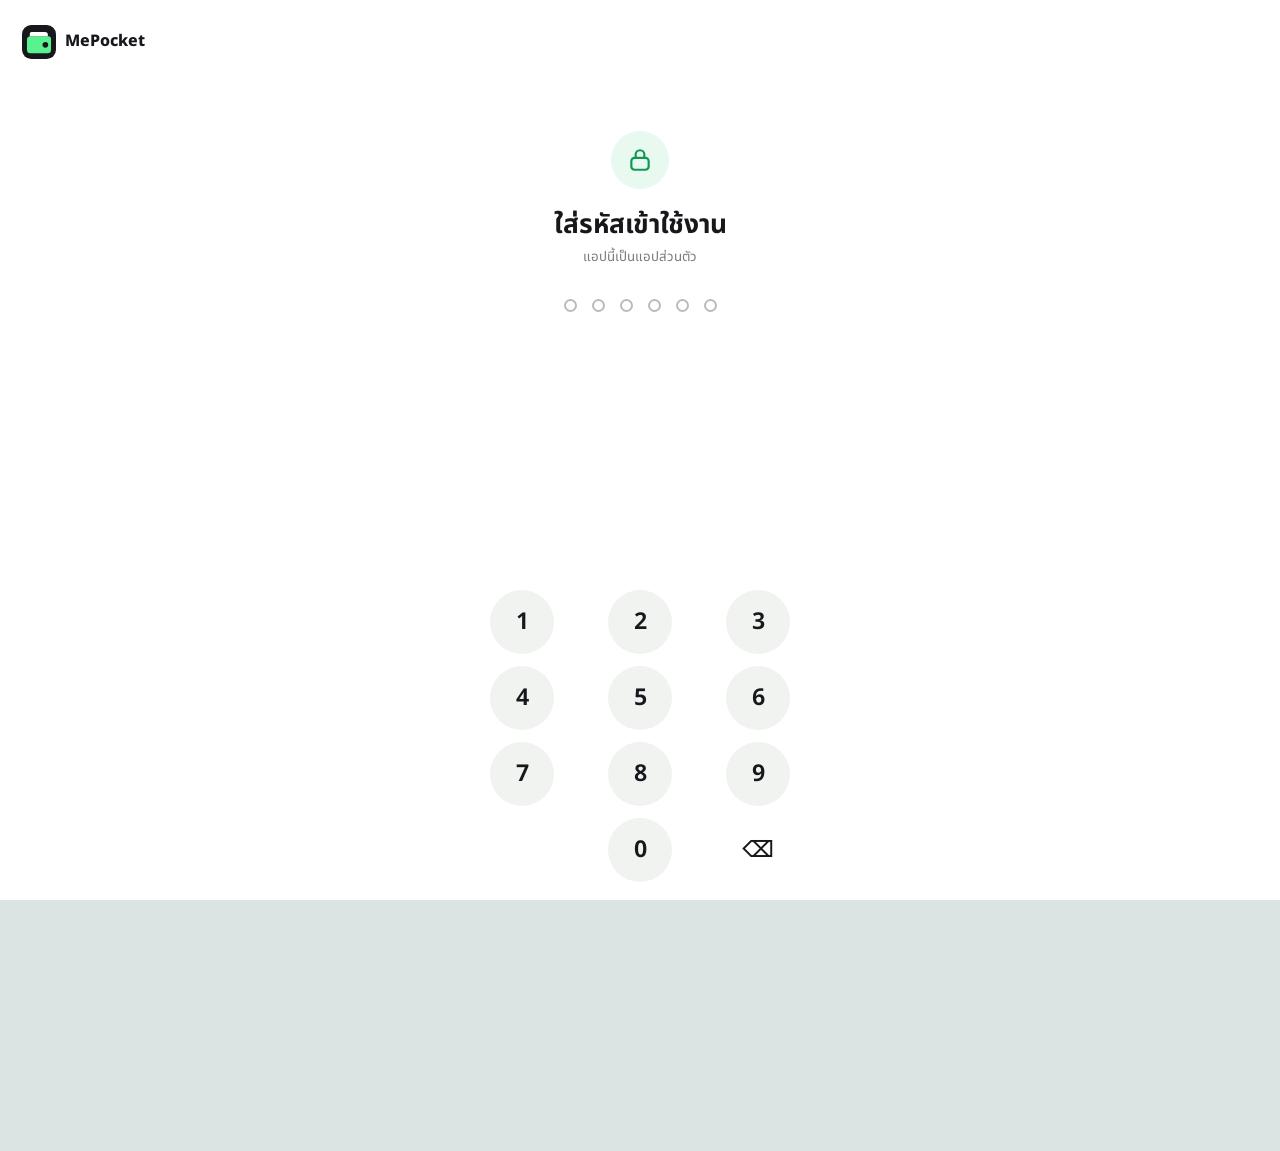
<file: index.html>
<!doctype html>
<html lang="th">
<head>
  <meta charset="UTF-8" />
  <meta name="viewport" content="width=device-width, initial-scale=1, minimum-scale=1, maximum-scale=1, user-scalable=no, shrink-to-fit=no, viewport-fit=cover" />
  <meta name="theme-color" content="#17181b" />
  <meta name="apple-mobile-web-app-capable" content="yes" />
  <meta name="apple-mobile-web-app-status-bar-style" content="black-translucent" />
  <meta name="apple-mobile-web-app-title" content="MePocket" />
  <meta name="description" content="บันทึกเงินหลายสกุล โอนระหว่างบัญชี และแยกเก็บตามเป้าหมาย" />
  <title>MePocket — Full System Concept</title>
  <link rel="icon" type="image/svg+xml" href="./assets/mepocket.svg" />
  <link rel="apple-touch-icon" sizes="180x180" href="./assets/apple-touch-icon.png?v=2" />
  <script>/* theme before first paint: auto follows the phone, or the saved light/dark choice */(function(){var p='auto';try{p=localStorage.getItem('mepocket-theme')||'auto'}catch(e){}var d=p==='auto'?(window.matchMedia&&matchMedia('(prefers-color-scheme: dark)').matches?'dark':'light'):p;var r=document.documentElement;r.setAttribute('data-theme',d);r.setAttribute('data-theme-pref',p);})();</script>
  <script>/* portrait lock: a phone turned sideways gets the app turned back (see the end of styles.css); runs before first paint */(function(){var h=document.documentElement,mq=window.matchMedia&&matchMedia('(orientation:landscape) and (max-height:500px) and (pointer:coarse)');function angle(){var a=typeof window.orientation==='number'?window.orientation:(screen.orientation&&screen.orientation.angle)||0;return a===270?-90:a}function apply(){var on=!!(mq&&mq.matches),was=h.classList.contains('is-rotated'),app=document.getElementById('app');if(on===was&&(!on||h.classList.contains(angle()===-90?'rot-cw':'rot-ccw')))return;var y=was?(app?app.scrollTop:0):(window.scrollY||0);h.classList.toggle('is-rotated',on);h.classList.toggle('rot-cw',on&&angle()===-90);h.classList.toggle('rot-ccw',on&&angle()!==-90);if(app){if(on)app.scrollTop=y;else window.scrollTo(0,y)}}apply();if(mq)(mq.addEventListener?mq.addEventListener('change',apply):mq.addListener(apply));window.addEventListener('orientationchange',function(){setTimeout(apply,60)});window.addEventListener('resize',apply);document.addEventListener('DOMContentLoaded',apply)})();</script>
  <link rel="preconnect" href="https://fonts.googleapis.com" />
  <link rel="stylesheet" href="https://fonts.googleapis.com/css2?family=IBM+Plex+Mono:wght@500;600;700&display=swap" />
  <link rel="stylesheet" href="./styles.css" />
  <link rel="stylesheet" href="./concept.css" />
  <link rel="stylesheet" href="./theme.css" />
  <link rel="manifest" href="./manifest.webmanifest" />
  <link rel="stylesheet" href="./dime-preview/launcher.css" />
  <script src="./dime-preview/launcher.js" defer></script>
</head>
<body class="auth-locked" data-active-view="home">
  <svg class="icon-sprite" aria-hidden="true">
    <symbol id="i-city" viewBox="0 0 24 24"><path d="M3 21h18"/><path d="M5 21V9l6-3v15"/><path d="M11 21V11l8 3v7"/><path d="M8 11v.01"/><path d="M8 15v.01"/><path d="M15 16v.01"/></symbol>
    <symbol id="i-share" viewBox="0 0 24 24"><path d="M12 3v12"/><path d="m7 8 5-5 5 5"/><path d="M5 12v7a2 2 0 0 0 2 2h10a2 2 0 0 0 2-2v-7"/></symbol>
    <symbol id="i-arrow-left" viewBox="0 0 24 24"><path d="M19 12H5"/><path d="m12 19-7-7 7-7"/></symbol>
    <symbol id="i-chevron-right" viewBox="0 0 24 24"><path d="m9 18 6-6-6-6"/></symbol>
    <symbol id="i-transfer" viewBox="0 0 24 24"><path d="M7 7h11l-3-3"/><path d="m18 7-3 3"/><path d="M17 17H6l3 3"/><path d="m6 17 3-3"/></symbol>
    <symbol id="i-exchange" viewBox="0 0 24 24"><path d="m17 3 4 4-4 4"/><path d="M3 7h18"/><path d="m7 21-4-4 4-4"/><path d="M21 17H3"/></symbol>
    <symbol id="i-deposit" viewBox="0 0 24 24"><path d="M12 3v12"/><path d="m8 11 4 4 4-4"/><path d="M5 21h14"/></symbol>
    <symbol id="i-withdraw" viewBox="0 0 24 24"><path d="M12 21V9"/><path d="m8 13 4-4 4 4"/><path d="M5 3h14"/></symbol>
    <symbol id="i-scan" viewBox="0 0 24 24"><path d="M3 7V5a2 2 0 0 1 2-2h2"/><path d="M17 3h2a2 2 0 0 1 2 2v2"/><path d="M21 17v2a2 2 0 0 1-2 2h-2"/><path d="M7 21H5a2 2 0 0 1-2-2v-2"/><path d="M7 12h10"/></symbol>
    <symbol id="i-home" viewBox="0 0 24 24"><path d="m3 11 9-8 9 8"/><path d="M5 10v10h14V10"/><path d="M9 20v-6h6v6"/></symbol>
    <symbol id="i-wallet" viewBox="0 0 24 24"><path d="M4 6h15a2 2 0 0 1 2 2v11H5a2 2 0 0 1-2-2V5a2 2 0 0 1 2-2h12"/><path d="M16 12h5"/><circle cx="16" cy="12" r="1"/></symbol>
    <symbol id="i-history" viewBox="0 0 24 24"><path d="M3 12a9 9 0 1 0 3-6.7L3 8"/><path d="M3 3v5h5"/><path d="M12 7v5l3 2"/></symbol>
    <symbol id="i-user" viewBox="0 0 24 24"><circle cx="12" cy="8" r="4"/><path d="M4 21a8 8 0 0 1 16 0"/></symbol>
    <symbol id="i-settings" viewBox="0 0 24 24"><circle cx="12" cy="12" r="3"/><path d="M19.4 15a1.7 1.7 0 0 0 .3 1.9l.1.1-2.8 2.8-.1-.1a1.7 1.7 0 0 0-1.9-.3 1.7 1.7 0 0 0-1 1.6v.2h-4V21a1.7 1.7 0 0 0-1-1.6 1.7 1.7 0 0 0-1.9.3l-.1.1L4.2 17l.1-.1a1.7 1.7 0 0 0 .3-1.9A1.7 1.7 0 0 0 3 14H2.8v-4H3a1.7 1.7 0 0 0 1.6-1 1.7 1.7 0 0 0-.3-1.9L4.2 7 7 4.2l.1.1A1.7 1.7 0 0 0 9 4.6 1.7 1.7 0 0 0 10 3v-.2h4V3a1.7 1.7 0 0 0 1 1.6 1.7 1.7 0 0 0 1.9-.3l.1-.1L19.8 7l-.1.1a1.7 1.7 0 0 0-.3 1.9 1.7 1.7 0 0 0 1.6 1h.2v4H21a1.7 1.7 0 0 0-1.6 1Z"/></symbol>
    <symbol id="i-plus" viewBox="0 0 24 24"><path d="M12 5v14M5 12h14"/></symbol>
    <symbol id="i-target" viewBox="0 0 24 24"><circle cx="12" cy="12" r="9"/><circle cx="12" cy="12" r="5"/><circle cx="12" cy="12" r="1"/></symbol>
    <symbol id="i-percent" viewBox="0 0 24 24"><path d="m19 5-14 14"/><circle cx="6.5" cy="6.5" r="2.5"/><circle cx="17.5" cy="17.5" r="2.5"/></symbol>
    <symbol id="i-copy" viewBox="0 0 24 24"><rect x="9" y="9" width="11" height="11" rx="2"/><path d="M5 15H4a2 2 0 0 1-2-2V4a2 2 0 0 1 2-2h9a2 2 0 0 1 2 2v1"/></symbol>
    <symbol id="i-info" viewBox="0 0 24 24"><circle cx="12" cy="12" r="9"/><path d="M12 11v5"/><path d="M12 8h.01"/></symbol>
    <symbol id="i-book" viewBox="0 0 24 24"><path d="M4 19.5A2.5 2.5 0 0 1 6.5 17H20"/><path d="M6.5 2H20v20H6.5A2.5 2.5 0 0 1 4 19.5v-15A2.5 2.5 0 0 1 6.5 2Z"/></symbol>
    <symbol id="i-x" viewBox="0 0 24 24"><path d="m18 6-12 12M6 6l12 12"/></symbol>
    <symbol id="i-refresh" viewBox="0 0 24 24"><path d="M20 11a8 8 0 1 0-2.3 5.7"/><path d="M20 4v7h-7"/></symbol>
    <symbol id="i-trash" viewBox="0 0 24 24"><path d="M4 7h16"/><path d="M9 7V4h6v3"/><path d="m7 7 1 13h8l1-13"/><path d="M10 11v5M14 11v5"/></symbol>
    <symbol id="i-card" viewBox="0 0 24 24"><rect x="2" y="5" width="20" height="14" rx="3"/><path d="M2 10h20"/><path d="M6 15h4"/></symbol>
    <symbol id="i-sort" viewBox="0 0 24 24"><path d="M8 6h12M4 6h.01M8 12h12M4 12h.01M8 18h12M4 18h.01"/></symbol>
    <symbol id="i-up" viewBox="0 0 24 24"><path d="m6 15 6-6 6 6"/></symbol>
    <symbol id="i-down" viewBox="0 0 24 24"><path d="m6 9 6 6 6-6"/></symbol>
    <symbol id="i-bell" viewBox="0 0 24 24"><path d="M18 8a6 6 0 0 0-12 0c0 7-3 7-3 9h18c0-2-3-2-3-9"/><path d="M10 21h4"/></symbol>
    <symbol id="i-receipt" viewBox="0 0 24 24"><path d="M6 3h12v18l-2.5-1.5L13 21l-2-1.5L9 21l-3-1.5z"/><path d="M9 8h6M9 12h6M9 16h3"/></symbol><symbol id="i-calendar" viewBox="0 0 24 24"><rect x="3" y="5" width="18" height="16" rx="2"/><path d="M16 3v4M8 3v4M3 10h18"/></symbol>
    <symbol id="i-check" viewBox="0 0 24 24"><path d="m5 12 4 4L19 6"/></symbol>
    <symbol id="i-star" viewBox="0 0 24 24"><path d="m12 3 2.8 5.7 6.2.9-4.5 4.4 1.1 6.2-5.6-3-5.6 3 1.1-6.2L3 9.6l6.2-.9L12 3Z"/></symbol>
    <symbol id="i-sparkle" viewBox="0 0 24 24"><path fill="currentColor" stroke="none" d="M12 2.5c.7 5.3 3.2 7.8 8.5 8.5-5.3.7-7.8 3.2-8.5 8.5-.7-5.3-3.2-7.8-8.5-8.5 5.3-.7 7.8-3.2 8.5-8.5Z"/></symbol>
    <symbol id="i-infinity" viewBox="0 0 24 24"><path d="M12 12c-2-2.6-3.6-3.8-5.6-3.8a3.8 3.8 0 0 0 0 7.6c2 0 3.6-1.2 5.6-3.8Zm0 0c2 2.6 3.6 3.8 5.6 3.8a3.8 3.8 0 0 0 0-7.6c-2 0-3.6 1.2-5.6 3.8Z"/></symbol>
    <symbol id="i-x-circle" viewBox="0 0 24 24"><circle cx="12" cy="12" r="9"/><path d="m15 9-6 6M9 9l6 6"/></symbol>
    <symbol id="i-unlock" viewBox="0 0 24 24"><rect x="4" y="10" width="16" height="11" rx="3"/><path d="M8 10V7a4 4 0 0 1 7.6-1.7"/></symbol>
    <symbol id="i-lock" viewBox="0 0 24 24"><rect x="4" y="10" width="16" height="11" rx="3"/><path d="M8 10V7a4 4 0 0 1 8 0v3"/></symbol>
  </svg>

  <section class="entry-screen splash-screen" id="splashScreen" aria-label="กำลังเปิด MePocket">
    <img class="splash-logo" src="./assets/mepocket.svg" alt="MePocket" />
  </section>

  <section class="entry-screen pin-screen" id="pinScreen" aria-labelledby="pinTitle" hidden>
    <div class="pin-brand"><img src="./assets/mepocket.svg" alt="" /><span>MePocket</span></div>
    <div class="pin-copy"><span class="pin-lock" id="pinStatusIcon"><svg class="icon pin-lock-icon"><use href="#i-lock"/></svg><span class="face-scan-glyph" id="pinFaceAnimation" hidden aria-hidden="true"><i></i><i></i><i></i><i></i><b></b></span></span><h1 id="pinTitle">ใส่รหัส PIN</h1><p id="pinSubtitle">กรอกรหัส PIN 6 หลักเพื่อเข้าใช้งาน</p></div>
    <div class="pin-dots" id="pinDots" aria-label="กรอกรหัส PIN 6 หลัก"><i></i><i></i><i></i><i></i><i></i><i></i></div>
    <p class="pin-error" id="pinError" role="alert"></p>
    <div class="pin-keypad" id="pinKeypad">
      <button type="button" data-pin-key="1">1</button><button type="button" data-pin-key="2">2</button><button type="button" data-pin-key="3">3</button>
      <button type="button" data-pin-key="4">4</button><button type="button" data-pin-key="5">5</button><button type="button" data-pin-key="6">6</button>
      <button type="button" data-pin-key="7">7</button><button type="button" data-pin-key="8">8</button><button type="button" data-pin-key="9">9</button>
      <button type="button" class="pin-bio" id="pinBiometric" aria-label="เข้าใช้ด้วย Face ID" hidden><span class="face-id-mark" aria-hidden="true">⌁</span><small>Face ID</small></button>
      <button type="button" data-pin-key="0">0</button>
      <button type="button" class="pin-delete" data-pin-delete aria-label="ลบตัวเลข">⌫</button>
    </div>
    <small class="pin-device-note">รหัสและข้อมูลยืนยันตัวตนจัดเก็บไว้บนอุปกรณ์นี้</small>
  </section>

  <div class="app" id="app">
    <main>
      <section class="view active" id="homeView" aria-labelledby="homeTitle">
        <div class="dark-zone home-dark">
          <div class="decor-grid"></div><div class="decor-coin coin-one">P</div><div class="decor-coin coin-two">฿</div>
          <header class="page-top">
            <div class="app-brand-head"><img src="./assets/mepocket.svg" alt="โลโก้ MePocket" /><div><p class="overline">MePocket</p><h1 id="homeTitle">เงินสด</h1></div></div>
            <div class="page-top-actions" style="display:flex;gap:8px;align-items:center"><button class="profile-dot" id="homeCity" data-city-open aria-label="เปิดเมือง MePocket City"><svg class="icon"><use href="#i-city"/></svg></button><button class="profile-dot" data-nav="profile" aria-label="เปิดหน้าฉัน">K</button></div>
          </header>

          <section class="account-panel" aria-labelledby="accountListTitle">
            <div class="panel-heading">
              <div><h2 id="accountListTitle">บัญชีของฉัน</h2><p>อัปเดตล่าสุด <span id="updatedAt">วันนี้</span></p></div>
              <button class="rate-button" data-nav="settings">อัตราแลกเปลี่ยน <svg class="icon icon-inline"><use href="#i-info"/></svg></button>
            </div>
            <div class="wallet" id="accountList" aria-label="บัญชีของฉันในกระเป๋า"></div>
            <button class="more-currencies" data-nav="accounts"><span class="more-flags" aria-hidden="true"><span class="flag-mini flag-au"></span><span class="flag-mini flag-ch"></span><span class="flag-mini flag-eu"></span><span class="flag-mini flag-gb"></span><span class="flag-mini flag-jp"></span><span class="flag-mini flag-sg"></span></span><b>แสดงเพิ่มเติม⌄</b></button>
          </section>

          <section class="interest-strip">
            <span class="interest-icon"><svg class="icon"><use href="#i-percent"/></svg></span>
            <div><b>ดอกเบี้ยสะสม</b><small>จ่ายครั้งถัดไปในอีก 104 วัน</small></div>
            <strong id="interestTotal">฿0.00</strong>
          </section>

          <section class="quick-menu" aria-label="เมนูลัด">
            <p>✦ เมนูลัด</p>
            <div class="quick-grid">
              <button data-action="transfer"><span><svg class="icon"><use href="#i-transfer"/></svg></span><b>โอนเงิน</b></button>
              <button data-action="exchange"><span><svg class="icon"><use href="#i-exchange"/></svg></span><b>แลกเงิน</b></button>
              <button data-action="income"><span><svg class="icon"><use href="#i-deposit"/></svg></span><b>ฝากเงิน</b></button>
              <button data-action="scan"><span><svg class="icon"><use href="#i-scan"/></svg></span><b>สแกน</b></button>
              <button data-nav="bills"><span><svg class="icon"><use href="#i-receipt"/></svg></span><b>บิล</b><i class="quick-badge" id="billsBadge" hidden></i></button>
            </div>
          </section>
        </div>

        <section class="light-zone home-light">
          <section class="bill-strip" id="billStrip" aria-labelledby="billStripTitle" hidden>
            <div class="section-heading compact"><h2 id="billStripTitle">บิลใกล้ถึง</h2><button class="text-link" data-nav="bills">ดูทั้งหมด →</button></div>
            <div class="bill-list" id="billStripList"></div>
          </section>
          <section class="debit-home-section" aria-labelledby="debitHomeTitle">
            <div class="section-heading"><h2 id="debitHomeTitle">บัตรเดบิต</h2></div>
            <div class="debit-mini-card" id="debitMiniCard"></div>
          </section>
          <div class="section-heading">
            <div><p class="overline dark-text">แยกเงินตามแผน</p><h2>กล่องเป้าหมาย</h2></div>
            <button class="outline-small" data-action="add-goal"><svg class="icon icon-inline"><use href="#i-plus"/></svg> เพิ่มกล่อง</button>
          </div>
          <div class="goal-carousel" id="goalCarousel"></div>
          <div class="recent-block">
            <div class="section-heading compact"><h2>รายการล่าสุด</h2><button class="text-link" data-nav="transactions">ดูทั้งหมด →</button></div>
            <div id="recentList" class="transaction-list"></div>
          </div>
        </section>
      </section>

      <section class="view" id="accountDetailView" aria-labelledby="detailPageTitle">
        <div class="dark-zone detail-dark">
          <div class="decor-grid"></div>
          <header class="detail-top"><button class="round-back" id="detailBack" aria-label="กลับหน้าก่อนหน้า"><svg class="icon"><use href="#i-arrow-left"/></svg></button><h1 id="detailPageTitle">เงินสด</h1><button class="round-back" id="detailCity" data-city-open="detail" aria-label="ดูบริษัทนี้ในเมือง"><svg class="icon"><use href="#i-city"/></svg></button></header>
          <div class="account-detail-card" id="accountDetailCard"></div>
          <p class="detail-updated"><svg class="icon icon-inline"><use href="#i-refresh"/></svg> ข้อมูลล่าสุด <span id="detailUpdated">วันนี้</span></p>
          <div class="account-actions" id="accountActions"></div>
        </div>
        <section class="light-zone detail-light">
          <div class="detail-interest interest-strip">
            <span class="interest-icon"><svg class="icon"><use href="#i-percent"/></svg></span><div><b>ดอกเบี้ยสะสม</b><small>จ่ายครั้งถัดไปในอีก 104 วัน</small></div><strong id="detailInterest">0.00</strong>
          </div>
          <div class="section-heading compact"><h2 id="accountTransactionTitle">รายการเดินบัญชี</h2><button class="text-link" data-nav="transactions">ทั้งหมด →</button></div>
          <div id="accountTransactions" class="transaction-list account-history"></div>
        </section>
      </section>

      <section class="view" id="cardDetailView" aria-labelledby="cardDetailTitle">
        <div class="card-detail-dark">
          <div class="card-pattern"></div>
          <header class="detail-top"><button class="round-back" id="cardBack" aria-label="กลับหน้าหลัก"><svg class="icon"><use href="#i-arrow-left"/></svg></button><div><h1 id="cardDetailTitle">บัตรเดบิต</h1><p id="cardSubtitle">Pocket Debit Mastercard</p></div><button class="round-back card-edit-button" data-action="edit-card" aria-label="แก้ไขบัตร"><svg class="icon"><use href="#i-settings"/></svg></button></header>
          <div class="debit-card-large" id="debitCardLarge"></div>
          <button class="card-exchange" data-action="exchange"><span><svg class="icon"><use href="#i-exchange"/></svg></span><b>แลกเงิน</b></button>
        </div>
        <section class="card-detail-light">
          <div class="card-available-head"><div><h2>ยอดเงินที่ใช้จ่ายผ่านบัตรได้</h2><p>ข้อมูลล่าสุด <span id="cardUpdated">วันนี้</span></p></div></div>
          <div class="card-account-strip" id="cardAccountStrip"></div>
          <div class="card-info-note"><svg class="icon icon-inline"><use href="#i-info"/></svg><span>ระบบจะหักจาก Pocket ตามลำดับที่คุณจัดไว้</span></div>
          <div class="section-heading compact"><h2>รายการใช้งานบัตร</h2><button class="text-link" data-nav="transactions">ทั้งหมด →</button></div>
          <div class="transaction-list card-transactions" id="cardTransactions"></div>
        </section>
      </section>

      <section class="view inner-view" id="accountsView" aria-labelledby="accountsTitle">
        <header class="inner-header"><div><p class="overline">บัญชีและกล่อง</p><h1 id="accountsTitle">เงินของฉัน</h1></div><div class="header-actions"><button class="small-circle-action" id="reorderAccounts" data-action="toggle-reorder" aria-label="จัดลำดับ Pocket"><svg class="icon"><use href="#i-sort"/></svg></button><button class="circle-action" data-action="add-account" aria-label="เพิ่ม Pocket Account"><svg class="icon"><use href="#i-plus"/></svg></button></div></header>
        <p class="reorder-hint" id="reorderHint" hidden>จัดลำดับด้วยปุ่มขึ้น–ลง หรือกดปุ่มสีเพื่อปรับสีการ์ด การตั้งค่านี้จะใช้ในทุกหน้า</p>
        <div class="all-account-cards" id="allAccountCards"></div>
        <div class="section-heading compact"><h2>กล่องเป้าหมาย</h2><button class="outline-small" data-action="add-goal"><svg class="icon icon-inline"><use href="#i-plus"/></svg> เพิ่มกล่อง</button></div>
        <div class="goal-list" id="goalList"></div>
        <div class="section-heading compact external-bank-heading"><h2>ธนาคารภายนอก</h2><button class="outline-small" data-action="add-external-bank"><svg class="icon icon-inline"><use href="#i-plus"/></svg> เพิ่มธนาคาร</button></div>
        <div class="external-bank-list" id="externalBankList"></div>
      </section>

      <section class="view inner-view" id="transactionsView" aria-labelledby="transactionsTitle">
        <header class="inner-header"><div><p class="overline">ทุกการเคลื่อนไหว</p><h1 id="transactionsTitle">รายการ</h1></div></header>
        <div class="filter-row" id="transactionFilters">
          <button class="active" data-filter="all">ทั้งหมด</button><button data-filter="income">รายรับ</button><button data-filter="expense">รายจ่าย</button><button data-filter="transfer">ย้ายเงิน</button><button data-filter="adjust">ปรับยอด</button>
        </div>
        <div id="allTransactions" class="transaction-list large-list"></div>
      </section>

      <section class="view inner-view" id="billsView" aria-labelledby="billsTitle">
        <header class="inner-header"><div><p class="overline">รายจ่ายประจำ</p><h1 id="billsTitle">บิลของฉัน</h1></div><button class="circle-action" data-action="add-bill" aria-label="เพิ่มบิล"><svg class="icon"><use href="#i-plus"/></svg></button></header>
        <div class="bill-summary" id="billSummary"></div>
        <div class="filter-row" id="billTabs"><button class="active" data-bill-tab="sub">รายเดือน</button><button data-bill-tab="utility">ค่าน้ำค่าไฟ</button><button data-bill-tab="debt">หนี้ค้าง</button></div>
        <div class="bill-list" id="billList"></div>
      </section>

      <section class="view inner-view" id="profileView" aria-labelledby="profileTitle">
        <header class="inner-header"><div><p class="overline">บัญชีผู้ใช้</p><h1 id="profileTitle">ฉัน</h1></div><button class="circle-action" data-nav="settings" aria-label="การตั้งค่า"><svg class="icon"><use href="#i-settings"/></svg></button></header>
        <section class="profile-card"><div class="profile-avatar">K</div><div><h2 id="profileName">คุณานนต์</h2><p>กระเป๋าส่วนตัวของฉัน</p></div><button class="outline-small" id="editName">แก้ไข</button></section>
        <div class="profile-stats" id="profileStats"></div>
        <section class="menu-card">
          <button data-nav="accounts"><span><svg class="icon"><use href="#i-wallet"/></svg></span><div><b>บัญชีและกล่องเงิน</b><small>จัดการแหล่งเงินทั้งหมด</small></div><i><svg class="icon"><use href="#i-chevron-right"/></svg></i></button>
          <button data-nav="bills"><span><svg class="icon"><use href="#i-receipt"/></svg></span><div><b>บิลและรายจ่ายประจำ</b><small>ค่าบริการรายเดือน ค่าน้ำค่าไฟ หนี้ค้าง</small></div><i><svg class="icon"><use href="#i-chevron-right"/></svg></i></button>
          <button data-nav="transactions"><span><svg class="icon"><use href="#i-history"/></svg></span><div><b>ประวัติรายการ</b><small>ดูรายการเงินเข้าออก</small></div><i><svg class="icon"><use href="#i-chevron-right"/></svg></i></button>
          <button data-nav="settings"><span><svg class="icon"><use href="#i-settings"/></svg></span><div><b>การตั้งค่า</b><small>สกุลเงินและการแสดงผล</small></div><i><svg class="icon"><use href="#i-chevron-right"/></svg></i></button>
        </section>
      </section>

      <section class="view inner-view" id="settingsView" aria-labelledby="settingsTitle">
        <header class="inner-header"><div><p class="overline">ปรับให้เป็นแบบของฉัน</p><h1 id="settingsTitle">การตั้งค่า</h1></div></header>
        <section class="settings-group"><h2>แพลน</h2>
          <button class="setting-row" data-nav="plans"><span><b>แพลนของฉัน</b><small id="currentPlanLabel">STARTER · ฿0</small></span><i><svg class="icon"><use href="#i-chevron-right"/></svg></i></button>
        </section>
        <section class="settings-group" aria-labelledby="dimePreviewGroupTitle"><h2 id="dimePreviewGroupTitle">พื้นที่ทดลอง</h2>
          <button type="button" class="setting-row" id="dimePreviewOpen" aria-haspopup="dialog"><span><b>Dime จำลอง</b><small>เปิดต้นแบบแยกจากยอดเงินและรายการ MePocket</small></span><i><svg class="icon"><use href="#i-chevron-right"/></svg></i></button>
        </section>
        <section class="settings-group"><h2>การแสดงผล</h2>
          <div class="setting-row theme-row"><span><b>ธีม</b><small>สว่าง มืด หรือตามเครื่อง</small></span><div class="theme-seg" role="radiogroup" aria-label="เลือกธีม"><button type="button" role="radio" data-theme-pick="auto">อัตโนมัติ</button><button type="button" role="radio" data-theme-pick="light">สว่าง</button><button type="button" role="radio" data-theme-pick="dark">มืด</button></div></div>
          <button class="setting-row" data-setting="hideBalances"><span>ซ่อนยอดเงิน</span><i class="switch" id="hideBalancesSwitch"></i></button>
          <button class="setting-row" data-setting="compactNumbers"><span>ย่อจำนวนเงินขนาดใหญ่</span><i class="switch" id="compactNumbersSwitch"></i></button>
        </section>
        <section class="settings-group"><h2>เมือง MePocket City</h2>
          <button class="setting-row" data-setting="cityEnabled"><span><b>เปิดใช้เมือง 3 มิติ</b><small>ปุ่มเมืองบนหน้าหลักและหน้าบัญชี</small></span><i class="switch" id="cityEnabledSwitch"></i></button>
          <button class="setting-row" data-setting="cityXray"><span><b>มองเห็นภายในตึก</b><small>เปิดผนังตึกทุกหลังให้เห็นคนทำงานข้างใน</small></span><i class="switch" id="cityXraySwitch"></i></button>
          <div class="setting-row theme-row"><span><b>คุณภาพภาพ</b><small>ประหยัดแบต หรือสวยเต็มที่ (มีเงา)</small></span><div class="theme-seg" role="radiogroup" aria-label="คุณภาพภาพของเมือง"><button type="button" role="radio" data-city-quality="eco">ประหยัดแบต</button><button type="button" role="radio" data-city-quality="pretty">สวย</button></div></div>
          <div class="setting-row theme-row"><span><b>แสงในเมือง</b><small>เช้า กลางวัน แสงทองตอนเย็น และกลางคืน</small></span><div class="theme-seg" role="radiogroup" aria-label="แสงในเมือง"><button type="button" role="radio" data-city-light="clock">ตามเวลาจริง</button><button type="button" role="radio" data-city-light="theme">ตามธีมแอป</button></div></div>
          <button class="setting-row" data-city-open><span><b>เปิดเมือง</b><small>ดูเงินทุกก้อนเป็นบริษัทในเมือง</small></span><i><svg class="icon"><use href="#i-city"/></svg></i></button>
        </section>
        <section class="settings-group"><h2>การแจ้งเตือน</h2>
          <button class="setting-row" data-setting="notifications"><span><b>แจ้งเตือนรายการ</b><small>แจ้งเตือนเมื่อบันทึกหรือโอนเงิน</small></span><i class="switch" id="notificationsSwitch"></i></button>
          <button class="setting-row" data-action="enable-system-notifications"><span><b>การแจ้งเตือนของโทรศัพท์</b><small id="systemNotificationStatus">แตะเพื่ออนุญาตการแจ้งเตือน</small></span><i><svg class="icon"><use href="#i-bell"/></svg></i></button>
        </section>
        <section class="settings-group"><h2>ความปลอดภัย</h2>
          <button class="setting-row" id="changePin"><span><b>เปลี่ยนรหัส PIN</b><small>ใช้ตัวเลข 6 หลักสำหรับเข้า MePocket</small></span><i><svg class="icon"><use href="#i-lock"/></svg></i></button>
          <button class="setting-row" id="enableBiometric"><span><b>Face ID / ลายนิ้วมือ</b><small id="biometricStatus">ตรวจสอบความพร้อมของอุปกรณ์</small></span><i><svg class="icon"><use href="#i-user"/></svg></i></button>
        </section>
        <section class="settings-group schedule-settings">
          <div class="settings-section-head"><div><h2>ฝาก/ถอนเงินอัตโนมัติ</h2><small>ตั้งวัน เวลา จำนวนเงิน และ Pocket หรือกล่องที่ใช้</small></div><button class="schedule-add" data-action="add-schedule" aria-label="เพิ่มรายการฝากหรือถอนอัตโนมัติ"><svg class="icon"><use href="#i-plus"/></svg></button></div>
          <div id="scheduleList" class="schedule-list"></div>
          <p class="schedule-footnote">หากเว็บปิดอยู่ ระบบจะดำเนินรายการที่ค้างทันทีเมื่อเปิดเว็บครั้งถัดไป</p>
        </section>
        <section class="settings-group"><h2>เก็บประวัติ</h2>
          <button class="setting-row" id="syncOpen"><span><b>บัญชีและการซิงก์</b><small id="syncStatus">ยังไม่ได้เข้าสู่ระบบ · ข้อมูลอยู่ในเครื่องนี้เท่านั้น</small></span><i><svg class="icon"><use href="#i-refresh"/></svg></i></button>
          <button class="setting-row" id="backupExport"><span><b>สำรองเป็นไฟล์</b><small>บันทึกประวัติทั้งหมดเป็นไฟล์ .json</small></span><i><svg class="icon"><use href="#i-share"/></svg></i></button>
          <button class="setting-row" id="backupImport"><span><b>กู้คืนจากไฟล์สำรอง</b><small>แทนที่ข้อมูลในเครื่องนี้ด้วยไฟล์ .json</small></span><i><svg class="icon"><use href="#i-refresh"/></svg></i></button>
          <input type="file" id="backupFile" accept=".json,application/json" hidden />
        </section>
        <section class="settings-group"><h2>ข้อมูล</h2>
          <div class="setting-row static"><span><b>สกุลเงินหลัก</b><small>ใช้คำนวณยอดรวม</small></span><strong>THB</strong></div>
          <button class="setting-row" id="importOldApp"><span><b>นำเข้าประวัติจากแอปเดิม</b><small>เลือกไฟล์ .json ที่เตรียมไว้ (ไฟล์อยู่ในเครื่องเท่านั้น)</small></span><i><svg class="icon"><use href="#i-deposit"/></svg></i></button>
          <input type="file" id="importOldAppFile" accept=".json,application/json" hidden />
          <button class="setting-row danger" id="clearAllBalances"><span><b>แก้ยอด / ลบประวัติ</b><small>เพิ่มหรือลดยอดในการ์ด หรือลบประวัติรายวัน</small></span><i><svg class="icon"><use href="#i-trash"/></svg></i></button>
          <button class="setting-row danger" id="resetData"><span>เริ่มข้อมูลตัวอย่างใหม่</span><i><svg class="icon"><use href="#i-refresh"/></svg></i></button>
        </section>
        <p class="demo-note">เว็บนี้เป็นสมุดบันทึกการเงินส่วนตัว ไม่ได้เชื่อมต่อหรือโอนเงินจริงผ่านธนาคาร</p>
      </section>

      <section class="view plans-view" id="plansView" aria-labelledby="plansTitle">
        <header class="plans-top"><button class="round-back" data-nav="settings" aria-label="กลับไปการตั้งค่า"><svg class="icon"><use href="#i-arrow-left"/></svg></button><div><p class="overline">MePocket</p><h1 id="plansTitle">เลือกแพลน</h1></div><button type="button" class="plan-share" data-share-plans aria-label="แชร์หน้าแพลน"><svg class="icon"><use href="#i-share"/></svg></button></header>
        <div class="plan-group-toggle" id="planGroupToggle" aria-label="หมวดแพลน"><button type="button" data-plan-group="individual">Individual plans</button><button type="button" data-plan-group="business">Business plans</button></div>
        <p class="plan-group-note" id="planGroupNote" hidden></p>
        <div class="plan-tabs" id="planTabs" role="tablist" aria-label="เลือกดูแพลน"></div>
        <div class="plan-grid" id="planGrid"></div>
      </section>
      <section class="view pay-view" id="payView" aria-labelledby="payTitle">
        <header class="pay-top">
          <div class="pay-brand"><svg viewBox="0 0 96 96" aria-hidden="true"><rect width="96" height="96" rx="26" fill="#17181b"/><path d="M22 32h52a8 8 0 0 1 8 8v30a10 10 0 0 1-10 10H24A10 10 0 0 1 14 70V42a10 10 0 0 1 8-10Z" fill="#58f38e"/><path d="M27 20h38a8 8 0 0 1 8 8v4H22v-7a5 5 0 0 1 5-5Z" fill="#fff"/><circle cx="66" cy="56" r="8" fill="#17181b"/></svg><div><p class="overline">MePocket</p><h1 id="payTitle">ชำระเงิน</h1></div></div>
          <button type="button" class="pay-back" data-pay-back aria-label="กลับไปเลือกแพลน"><svg class="icon"><use href="#i-x"/></svg></button>
        </header>
        <div class="pay-sum" id="paySum">
          <small>ชำระเงินให้ MePocket</small>
          <div class="row"><strong id="payAmount">฿0.00</strong><button type="button" data-pay-detail>รายละเอียด <svg class="icon"><use href="#i-chevron-right"/></svg></button></div>
          <div class="pay-lines" id="payLines"></div>
        </div>
        <h2 class="pay-h">เลือกวิธีการชำระเงิน</h2>
        <div class="pay-methods">
          <button type="button" class="pay-method on" aria-pressed="true"><i class="ico"><svg viewBox="0 0 24 24" fill="none" stroke="#58f38e" stroke-width="2.2" stroke-linecap="round" stroke-linejoin="round"><path d="M3 7V5a2 2 0 0 1 2-2h2"/><path d="M17 3h2a2 2 0 0 1 2 2v2"/><path d="M21 17v2a2 2 0 0 1-2 2h-2"/><path d="M7 21H5a2 2 0 0 1-2-2v-2"/><rect x="7" y="7" width="4" height="4" rx=".5"/><rect x="13" y="7" width="4" height="4" rx=".5"/><rect x="7" y="13" width="4" height="4" rx=".5"/><path d="M13 13h4v4"/></svg></i><span>QR พร้อมเพย์<small>สแกนจ่ายได้ทุกแอปธนาคาร</small></span><i class="tick"><svg class="icon"><use href="#i-check"/></svg></i></button>
        </div>
        <p class="pay-legal">กดชำระเงินเพื่อรับ QR พร้อมเพย์ที่ใส่ยอดไว้ให้แล้ว<br>แคปหน้าจอแล้วสแกนผ่านแอปธนาคารได้เลย</p>
        <button type="button" class="pay-cta" id="payGo">ชำระเงิน ฿0.00</button>
        <button type="button" class="pay-ghost" data-pay-back>กลับไปเลือกแพลน</button>
      </section>
    </main>

    <nav class="bottom-nav" id="bottomNav" aria-label="เมนูหลัก">
      <button class="active" data-nav="home"><span><svg class="icon"><use href="#i-home"/></svg></span><b>หน้าหลัก</b></button>
      <button data-nav="accounts"><span><svg class="icon"><use href="#i-wallet"/></svg></span><b>บัญชี</b></button>
      <button data-nav="transactions"><span><svg class="icon"><use href="#i-history"/></svg></span><b>รายการ</b></button>
      <button data-nav="profile"><span><svg class="icon"><use href="#i-user"/></svg></span><b>ฉัน</b></button>
      <button data-nav="settings"><span><svg class="icon"><use href="#i-settings"/></svg></span><b>ตั้งค่า</b></button>
    </nav>
  </div>

  <div class="sheet" id="internalTransferSheet" aria-hidden="true">
    <div class="sheet-backdrop" data-close></div>
    <section class="sheet-panel" role="dialog" aria-modal="true" aria-labelledby="internalTransferTitle">
      <div class="grabber"></div><div class="sheet-head"><div><p class="overline dark-text">ย้ายเงินให้ถูกที่</p><h2 id="internalTransferTitle">โอนระหว่าง Pocket</h2></div><button class="close-button" data-close aria-label="ปิด"><svg class="icon"><use href="#i-x"/></svg></button></div>
      <label class="field">จากบัญชี<select id="transferFrom"></select></label>
      <div class="cf-place" id="transferFromPlace" data-value="bank" hidden><span class="cf-place-label">เงินออกจาก</span><div class="segment"><button type="button" data-cf-pick="cash">เงินสดในมือ</button><button type="button" data-cf-pick="bank">บัญชีธนาคาร</button></div></div>
      <button class="swap-route" id="swapRoute" type="button"><svg class="icon icon-inline"><use href="#i-exchange"/></svg> สลับปลายทาง</button>
      <label class="field">ไปยังบัญชีหรือกล่อง<select id="transferTo"></select></label>
      <div class="cf-place" id="transferToPlace" data-value="bank" hidden><span class="cf-place-label">รับเข้าที่</span><div class="segment"><button type="button" data-cf-pick="cash">เงินสดในมือ</button><button type="button" data-cf-pick="bank">บัญชีธนาคาร</button></div></div>
      <label class="field">จำนวนเงิน<div class="money-input"><span id="transferCurrency">THB</span><input id="transferAmount" inputmode="decimal" type="number" min="0" step="0.01" placeholder="0.00" /></div></label>
      <div class="conversion-note" id="conversionNote">ยอดปลายทางโดยประมาณ</div>
      <label class="field">บันทึกช่วยจำ<input id="transferNote" maxlength="60" placeholder="เช่น เก็บเงินไปเที่ยว" /></label>
      <p class="form-error" id="transferError"></p>
      <button class="primary-button" id="confirmTransfer">ตรวจสอบข้อมูล</button>
    </section>
  </div>

  <div class="sheet transfer-sheet" id="transferSheet" aria-hidden="true">
    <section class="transfer-screen" role="dialog" aria-modal="true" aria-labelledby="bankTransferTitle">
      <div class="transfer-hero">
        <header class="transfer-head"><button class="transfer-back" data-close aria-label="กลับ"><svg class="icon"><use href="#i-arrow-left"/></svg></button><h2 id="bankTransferTitle">โอนเงิน</h2><span></span></header>
        <p class="transfer-kicker">จาก</p>
        <button type="button" class="transfer-source-card" data-transfer-picker="source" aria-haspopup="dialog">
          <span id="bankSourceFlag" class="flag-mini flag-th"></span>
          <div><b id="bankSourceName">Pocket Save</b><small id="bankSourceBalance">ยอดเงิน 0.00 THB</small></div>
          <svg class="icon"><use href="#i-down"/></svg>
        </button>
        <select id="bankTransferFrom" hidden aria-hidden="true" aria-label="เลือกบัญชีต้นทาง"></select>
      </div>
      <div class="transfer-body">
        <div class="bank-tabs" role="tablist"><button data-bank-tab="friend">เพื่อน</button><button class="active" data-bank-tab="account">บัญชี</button><button data-bank-tab="promptpay">พร้อมเพย์</button></div>
        <div class="bank-pane" data-bank-pane="friend"><div id="favoriteTransfers"></div></div>
        <form class="bank-pane active" data-bank-pane="account" id="bankTransferForm">
          <div class="cf-place" id="bankFromPlace" data-value="bank" hidden><span class="cf-place-label">เงินออกจาก Pocket Cashflow</span><div class="segment"><button type="button" data-cf-pick="cash">เงินสดในมือ</button><button type="button" data-cf-pick="bank">บัญชีธนาคาร</button></div></div>
          <button type="button" class="transfer-destination-card" data-transfer-picker="destination" aria-haspopup="dialog">
            <span class="transfer-destination-icon" id="bankDestinationIcon">◎</span>
            <span><small id="bankDestinationMeta">ไปยัง</small><b id="bankDestinationName">เลือกปลายทาง</b></span>
            <svg class="icon"><use href="#i-down"/></svg>
          </button>
          <select id="bankTransferDestination" hidden aria-hidden="true" aria-label="เลือกบัญชีหรือกล่องปลายทาง"></select>
          <div class="cf-place" id="bankToPlace" data-value="bank" hidden><span class="cf-place-label">รับเข้าที่ Pocket Cashflow</span><div class="segment"><button type="button" data-cf-pick="cash">เงินสดในมือ</button><button type="button" data-cf-pick="bank">บัญชีธนาคาร</button></div></div>
          <div id="bankExternalFields">
            <label class="line-field"><span>เลขที่บัญชี</span><input id="bankAccountNumber" inputmode="numeric" maxlength="13" autocomplete="off" placeholder="กรอกเลขที่บัญชี" /></label>
          </div>
          <label class="line-field"><span>จำนวนเงิน</span><div><input id="bankTransferAmount" inputmode="decimal" type="number" min="0" step="0.01" placeholder="0.00" /><b id="bankTransferCurrency">THB</b></div></label>
          <p class="bank-conversion" id="bankTransferConversion">เลือกปลายทางเพื่อดูยอดที่จะได้รับ</p>
          <p class="bank-limit" id="bankTransferLimit">วงเงินโอนคงเหลือวันนี้ <strong>200,000.00 THB</strong></p>
          <p class="form-error" id="bankTransferError"></p>
          <button class="bank-next" id="confirmBankTransfer" type="submit" disabled>ถัดไป</button>
        </form>
        <div class="bank-pane" data-bank-pane="promptpay"><div class="transfer-empty"><span>◎</span><b>พร้อมเพย์</b><small>ส่วนนี้เตรียมไว้สำหรับเวอร์ชันถัดไป</small></div></div>
      </div>
    </section>
  </div>

  <div class="sheet transfer-picker-sheet" id="transferPickerSheet" aria-hidden="true">
    <div class="sheet-backdrop" data-close-transfer-picker></div>
    <section class="sheet-panel transfer-picker-panel" role="dialog" aria-modal="true" aria-labelledby="transferPickerTitle">
      <div class="grabber"></div>
      <div class="sheet-head"><div><p class="overline dark-text">MePocket</p><h2 id="transferPickerTitle">เลือกบัญชี</h2></div><button class="close-button" data-close-transfer-picker aria-label="ปิด"><svg class="icon"><use href="#i-x"/></svg></button></div>
      <div class="transfer-picker-options" id="transferPickerOptions"></div>
    </section>
  </div>

  <div class="sheet transfer-flow-sheet" id="transferReviewSheet" aria-hidden="true">
    <section class="transfer-flow-screen" role="dialog" aria-modal="true" aria-labelledby="transferReviewTitle">
      <header class="flow-head"><button class="flow-back" id="reviewBack" aria-label="กลับไปแก้ไข"><svg class="icon"><use href="#i-arrow-left"/></svg></button><h2 id="transferReviewTitle">ยืนยันการโอนเงิน</h2><span></span></header>
      <div class="flow-content">
        <div class="transfer-safety"><span>!</span><p>โปรดตรวจสอบชื่อบัญชีและข้อมูลปลายทางให้ถูกต้องก่อนยืนยันรายการ</p></div>
        <section class="review-card">
          <div class="review-visual"><img src="./assets/mepocket.svg" alt="" /><span><i></i><i></i><i></i></span><svg class="icon"><use href="#i-transfer"/></svg></div>
          <div class="review-summary"><span>โอนเงิน</span><strong class="review-amount" id="reviewAmount">0.00 THB</strong><small>ค่าธรรมเนียม 0.00 THB</small></div>
          <div class="review-route"><span>จาก</span><b id="reviewFrom">Pocket Save</b><small id="reviewFromMeta"></small></div>
          <div class="review-route"><span>ไปยัง</span><b id="reviewTo">ปลายทาง</b><small id="reviewToMeta"></small></div>
          <div class="review-route review-date"><span>วันที่</span><b id="reviewDate">ตอนนี้</b></div>
        </section>
        <p class="review-note" id="reviewNote" hidden></p>
        <div class="cf-preview review-cf" id="reviewCashflow" hidden></div>
      </div>
      <footer class="flow-actions"><button class="primary-flow-button" id="reviewConfirm">ยืนยัน</button></footer>
    </section>
  </div>

  <div class="sheet transfer-flow-sheet transfer-pin-sheet" id="transferPinSheet" aria-hidden="true">
    <section class="transfer-pin-screen" role="dialog" aria-modal="true" aria-labelledby="transferPinTitle">
      <header class="flow-head transfer-pin-head"><button class="flow-back" id="transferPinBack" aria-label="กลับไปหน้าก่อนหน้า"><svg class="icon"><use href="#i-arrow-left"/></svg></button><h2 id="transferPinTitle">ยืนยันด้วย PIN</h2><span></span></header>
      <div class="transfer-pin-copy">
        <span class="transfer-pin-lock"><svg class="icon"><use href="#i-lock"/></svg></span>
        <h3 id="transferPinHeading">ใส่รหัส PIN</h3>
        <p id="transferPinMessage">กรอกรหัส PIN 6 หลักเพื่อยืนยันการโอน</p>
        <strong id="transferPinAmount">0.00 THB</strong>
        <small id="transferPinDestination">ไปยังปลายทาง</small>
      </div>
      <div class="transfer-pin-dots" id="transferPinDots" aria-label="กรอกรหัส PIN 6 หลัก"><i></i><i></i><i></i><i></i><i></i><i></i></div>
      <p class="transfer-pin-error" id="transferPinError" role="alert"></p>
      <div class="transfer-pin-keypad" id="transferPinKeypad">
        <button type="button" data-transfer-pin-key="1">1</button><button type="button" data-transfer-pin-key="2">2</button><button type="button" data-transfer-pin-key="3">3</button>
        <button type="button" data-transfer-pin-key="4">4</button><button type="button" data-transfer-pin-key="5">5</button><button type="button" data-transfer-pin-key="6">6</button>
        <button type="button" data-transfer-pin-key="7">7</button><button type="button" data-transfer-pin-key="8">8</button><button type="button" data-transfer-pin-key="9">9</button>
        <span aria-hidden="true"></span><button type="button" data-transfer-pin-key="0">0</button><button type="button" class="transfer-pin-delete" data-transfer-pin-delete aria-label="ลบตัวเลข">⌫</button>
      </div>
    </section>
  </div>

  <div class="sheet transfer-flow-sheet" id="transferSuccessSheet" aria-hidden="true">
    <section class="transfer-flow-screen success-screen" role="dialog" aria-modal="true" aria-labelledby="transferSuccessTitle">
      <div class="success-top"><span class="success-check"><svg class="icon"><use href="#i-check"/></svg></span><h2 id="transferSuccessTitle">ทำรายการสำเร็จ</h2><p>เงินถูกบันทึกไปยังปลายทางเรียบร้อยแล้ว</p></div>
      <div class="slip-card">
        <div class="slip-visual"><img src="./assets/mepocket.svg" alt="MePocket" /><span><i></i><i></i><i></i><i></i></span><b>MePocket</b></div>
        <div class="slip-summary"><p>โอนเงิน</p><strong id="slipAmount">0.00 THB</strong><small>ค่าธรรมเนียม 0.00 THB</small></div>
        <div class="slip-route"><span><small>จาก</small><b id="slipFrom">Pocket</b></span><i></i><span><small>ไปยัง</small><b id="slipTo">ปลายทาง</b></span></div>
        <dl><div><dt>วันที่และเวลา</dt><dd id="slipDate"></dd></div><div><dt>เลขที่สลิป</dt><dd id="slipReference"></dd></div></dl>
      </div>
      <footer class="success-actions"><button class="favorite-flow-button" id="saveTransferFavorite"><svg class="icon"><use href="#i-star"/></svg><span>เพิ่มเป็นรายการโปรด</span></button><button class="primary-flow-button" id="successHome">ไปหน้าหลัก</button></footer>
    </section>
  </div>

  <div class="sheet" id="bankPickerSheet" aria-hidden="true">
    <div class="sheet-backdrop" data-close-bank></div>
    <section class="sheet-panel bank-picker" role="dialog" aria-modal="true" aria-labelledby="bankPickerTitle">
      <div class="grabber"></div><div class="sheet-head"><h2 id="bankPickerTitle">เลือกธนาคาร</h2><button class="close-button" data-close-bank aria-label="ปิด"><svg class="icon"><use href="#i-x"/></svg></button></div>
      <button class="bank-tile selected" data-select-bank="scb"><img src="./assets/scb.svg" alt="ตราธนาคารไทยพาณิชย์" /><span><b>ธนาคารไทยพาณิชย์</b><small>SCB</small></span><svg class="icon"><use href="#i-check"/></svg></button>
    </section>
  </div>

  <div class="sheet" id="entrySheet" aria-hidden="true">
    <div class="sheet-backdrop" data-close></div>
    <section class="sheet-panel" role="dialog" aria-modal="true" aria-labelledby="entryTitle">
      <div class="grabber"></div><div class="sheet-head"><div><p class="overline dark-text">บันทึกรายการ</p><h2 id="entryTitle">เพิ่มเงิน</h2></div><button class="close-button" data-close aria-label="ปิด"><svg class="icon"><use href="#i-x"/></svg></button></div>
      <div class="segment"><button class="active" data-entry-type="income">เงินเข้า</button><button data-entry-type="expense">รายจ่าย</button></div>
      <form id="entryForm"><label class="field">บัญชี<select id="entryAccount"></select></label><div class="cf-place" id="entryPlace" data-value="bank" hidden><span class="cf-place-label">รับเข้าที่</span><div class="segment"><button type="button" data-cf-pick="cash">เงินสดในมือ</button><button type="button" data-cf-pick="bank">บัญชีธนาคาร</button></div></div><label class="field">จำนวนเงิน<div class="money-input"><span id="entryCurrency">THB</span><input id="entryAmount" inputmode="decimal" type="number" min="0" step="0.01" placeholder="0.00" /></div></label><label class="field">รายละเอียด<input id="entryNote" maxlength="60" placeholder="เช่น เงินเดือน หรือ ค่าอาหาร" /></label><div class="cf-preview" id="entryPreview" hidden></div><p class="form-error" id="entryError"></p><button class="primary-button" type="submit">บันทึกรายการ</button></form>
    </section>
  </div>

  <div class="sheet" id="syncSheet" aria-hidden="true">
    <div class="sheet-backdrop" data-close></div>
    <section class="sheet-panel" role="dialog" aria-modal="true" aria-labelledby="syncTitle">
      <div class="grabber"></div><div class="sheet-head"><div><p class="overline dark-text">เก็บประวัติบนคลาวด์</p><h2 id="syncTitle">บัญชีและการซิงก์</h2></div><button class="close-button" data-close aria-label="ปิด"><svg class="icon"><use href="#i-x"/></svg></button></div>
      <div id="syncBody"></div>
    </section>
  </div>

  <div class="sheet" id="goalSheet" aria-hidden="true">
    <div class="sheet-backdrop" data-close></div>
    <section class="sheet-panel" role="dialog" aria-modal="true" aria-labelledby="goalTitle">
      <div class="grabber"></div><div class="sheet-head"><div><p class="overline dark-text">แบ่งเงินไว้ทำอะไร</p><h2 id="goalTitle">สร้างกล่องเป้าหมาย</h2></div><button class="close-button" data-close aria-label="ปิด"><svg class="icon"><use href="#i-x"/></svg></button></div>
      <form id="goalForm"><label class="field">ชื่อกล่อง<input id="goalName" maxlength="30" required placeholder="เช่น เที่ยวญี่ปุ่น" /></label><label class="field">ยอดเป้าหมาย<div class="money-input"><span>THB</span><input id="goalTarget" inputmode="decimal" type="number" min="1" required placeholder="0" /></div></label><label class="field">สีของกล่อง<div class="color-picker"><input id="goalColor" type="color" value="#b7f542" aria-label="เลือกสีของกล่อง" /><span id="goalColorValue">#B7F542</span></div></label><div class="color-presets" aria-label="สีแนะนำ"><button type="button" data-goal-color="#b7f542" style="--swatch:#b7f542" aria-label="เขียวมะนาว"></button><button type="button" data-goal-color="#a987ff" style="--swatch:#a987ff" aria-label="ม่วง"></button><button type="button" data-goal-color="#ffb65c" style="--swatch:#ffb65c" aria-label="ส้ม"></button><button type="button" data-goal-color="#58f38e" style="--swatch:#58f38e" aria-label="เขียวมิ้นต์"></button><button type="button" data-goal-color="#5db8ff" style="--swatch:#5db8ff" aria-label="ฟ้า"></button><button type="button" data-goal-color="#ff7e9d" style="--swatch:#ff7e9d" aria-label="ชมพู"></button></div><button class="primary-button" type="submit">สร้างกล่อง</button></form>
    </section>
  </div>

  <div class="sheet" id="accountSheet" aria-hidden="true">
    <div class="sheet-backdrop" data-close></div>
    <section class="sheet-panel" role="dialog" aria-modal="true" aria-labelledby="accountCreateTitle">
      <div class="grabber"></div><div class="sheet-head"><div><p class="overline dark-text">เพิ่มบัญชีหลัก</p><h2 id="accountCreateTitle">สร้าง Pocket ใหม่</h2></div><button class="close-button" data-close aria-label="ปิด"><svg class="icon"><use href="#i-x"/></svg></button></div>
      <form id="accountForm">
        <div class="account-color-preview flow-card" id="accountCreatePreview" aria-hidden="true"><i class="fl-shape fl-a"></i><i class="fl-shape fl-b"></i><i class="fl-shape fl-c"></i><span class="acp-title"><span class="wf-flag flag-th" id="accountCreatePreviewFlag"></span><b id="accountCreatePreviewName">Pocket ใหม่</b></span><span class="acp-code" id="accountCreatePreviewCode">THB</span></div>
        <label class="field">ชื่อ Pocket<input id="accountName" maxlength="30" required placeholder="เช่น Pocket ท่องเที่ยว" /></label>
        <label class="field">สกุลเงิน<select id="accountCurrency"><option value="THB">THB — บาทไทย</option><option value="USD">USD — ดอลลาร์สหรัฐ</option></select></label>
        <div class="field flag-field"><div class="flag-field-head"><span>ธงบนการ์ด</span><button type="button" class="flag-toggle" id="accountFlagToggle" aria-pressed="true" aria-label="แสดงธงบนการ์ด"><i class="switch on"></i></button></div><div class="flag-picker" id="accountFlagPicker" aria-label="เลือกธง"></div></div>
        <label class="field">ยอดเงินเริ่มต้น<div class="money-input"><span id="accountCurrencyLabel">THB</span><input id="accountBalance" inputmode="decimal" type="number" min="0" step="0.01" value="0" /></div></label>
        <label class="field">สีการ์ด<div class="color-picker"><input id="accountColor" type="color" value="#58f38e" aria-label="เลือกสีการ์ด Pocket" /><span id="accountColorValue">#58F38E</span></div></label>
        <div class="color-presets" aria-label="สีการ์ดแนะนำ"><button type="button" data-account-color="#58f38e" style="--swatch:#58f38e" aria-label="เขียวมิ้นต์"></button><button type="button" data-account-color="#9c62ff" style="--swatch:#9c62ff" aria-label="ม่วง"></button><button type="button" data-account-color="#b7f542" style="--swatch:#b7f542" aria-label="เขียวมะนาว"></button><button type="button" data-account-color="#5db8ff" style="--swatch:#5db8ff" aria-label="ฟ้า"></button><button type="button" data-account-color="#ff9f5c" style="--swatch:#ff9f5c" aria-label="ส้ม"></button><button type="button" data-account-color="#ff7e9d" style="--swatch:#ff7e9d" aria-label="ชมพู"></button></div>
        <button class="primary-button" type="submit">สร้าง Pocket</button>
      </form>
    </section>
  </div>

  <div class="sheet" id="accountColorSheet" aria-hidden="true">
    <div class="sheet-backdrop" data-close></div>
    <section class="sheet-panel" role="dialog" aria-modal="true" aria-labelledby="accountColorEditTitle">
      <div class="grabber"></div><div class="sheet-head"><div><p class="overline dark-text">ปรับหน้าตา Pocket</p><h2 id="accountColorEditTitle">แก้ไขการ์ด</h2></div><button class="close-button" data-close aria-label="ปิด"><svg class="icon"><use href="#i-x"/></svg></button></div>
      <form id="accountColorEditForm">
        <div class="account-color-preview flow-card" id="accountColorPreview"><i class="fl-shape fl-a"></i><i class="fl-shape fl-b"></i><i class="fl-shape fl-c"></i><span class="acp-title"><span class="wf-flag flag-th" id="accountColorPreviewFlag"></span><b id="accountColorPreviewName">Pocket</b></span></div>
        <label class="field">ชื่อ Pocket<input id="accountEditName" maxlength="30" required placeholder="เช่น Pocket ท่องเที่ยว" /></label>
        <p class="edit-currency">สกุลเงิน <b id="accountEditCurrency">THB</b><small>เปลี่ยนสกุลเงินไม่ได้หลังสร้าง เพื่อไม่ให้ยอดเงินเพี้ยน</small></p>
        <div class="field flag-field"><div class="flag-field-head"><span>ธงบนการ์ด</span><button type="button" class="flag-toggle" id="accountEditFlagToggle" aria-pressed="true" aria-label="แสดงธงบนการ์ด"><i class="switch on"></i></button></div><div class="flag-picker" id="accountEditFlagPicker" aria-label="เลือกธง"></div></div>
        <label class="field">สีการ์ด<div class="color-picker"><input id="accountEditColor" type="color" value="#58f38e" aria-label="เลือกสีการ์ด Pocket" /><span id="accountEditColorValue">#58F38E</span></div></label>
        <div class="color-presets" aria-label="สีการ์ดแนะนำ"><button type="button" data-account-edit-color="#58f38e" style="--swatch:#58f38e" aria-label="เขียวมิ้นต์"></button><button type="button" data-account-edit-color="#9c62ff" style="--swatch:#9c62ff" aria-label="ม่วง"></button><button type="button" data-account-edit-color="#b7f542" style="--swatch:#b7f542" aria-label="เขียวมะนาว"></button><button type="button" data-account-edit-color="#5db8ff" style="--swatch:#5db8ff" aria-label="ฟ้า"></button><button type="button" data-account-edit-color="#ff9f5c" style="--swatch:#ff9f5c" aria-label="ส้ม"></button><button type="button" data-account-edit-color="#ff7e9d" style="--swatch:#ff7e9d" aria-label="ชมพู"></button></div>
        <button class="primary-button" type="submit">บันทึกการ์ด</button>
      </form>
    </section>
  </div>

  <div class="sheet" id="externalBankSheet" aria-hidden="true">
    <div class="sheet-backdrop" data-close></div>
    <section class="sheet-panel" role="dialog" aria-modal="true" aria-labelledby="externalBankTitle">
      <div class="grabber"></div>
      <div class="sheet-head"><div><p class="overline dark-text">บัญชีปลายทางที่ใช้บ่อย</p><h2 id="externalBankTitle">เพิ่มธนาคารภายนอก</h2></div><button class="close-button" data-close aria-label="ปิด"><svg class="icon"><use href="#i-x"/></svg></button></div>
      <form id="externalBankForm">
        <label class="field">ธนาคาร<select id="externalBankCode"><option value="scb">ธนาคารไทยพาณิชย์ · SCB</option><option value="kbank">ธนาคารกสิกรไทย · KBank</option><option value="ktb">ธนาคารกรุงไทย · KTB</option><option value="bbl">ธนาคารกรุงเทพ · BBL</option><option value="bay">ธนาคารกรุงศรีอยุธยา · Krungsri</option></select></label>
        <label class="field">ชื่อเรียกบัญชี<input id="externalBankNickname" maxlength="30" placeholder="เช่น บัญชีค่าใช้จ่าย" /></label>
        <label class="field">เลขที่บัญชี<input id="externalBankAccountNumber" inputmode="numeric" maxlength="13" autocomplete="off" required placeholder="กรอกเลขที่บัญชี 10–13 หลัก" /></label>
        <p class="form-error" id="externalBankError"></p>
        <button class="primary-button" type="submit">บันทึกธนาคาร</button>
      </form>
    </section>
  </div>

  <div class="sheet" id="cardEditSheet" aria-hidden="true">
    <div class="sheet-backdrop" data-close></div>
    <section class="sheet-panel" role="dialog" aria-modal="true" aria-labelledby="cardEditTitle">
      <div class="grabber"></div><div class="sheet-head"><div><p class="overline dark-text">ปรับบัตรให้เป็นของฉัน</p><h2 id="cardEditTitle">แก้ไขบัตรเดบิต</h2></div><button class="close-button" data-close aria-label="ปิด"><svg class="icon"><use href="#i-x"/></svg></button></div>
      <form id="cardEditForm">
        <label class="field">ชื่อบัตร<input id="debitTitleInput" maxlength="28" required placeholder="Pocket Debit" /></label>
        <label class="field">ชื่อบนบัตร<input id="debitHolderInput" maxlength="28" required placeholder="KUNANON C." /></label>
        <label class="field">เลขบัตร<input id="debitNumberInput" inputmode="numeric" maxlength="19" required placeholder="5201 8842 7319 0426" /></label>
        <label class="field">สีบัตร<div class="color-picker"><input id="debitColor" type="color" value="#18251f" aria-label="เลือกสีบัตร" /><span id="debitColorValue">#18251F</span></div></label>
        <div class="color-presets" aria-label="สีบัตรแนะนำ"><button type="button" data-debit-color="#18251f" style="--swatch:#18251f" aria-label="ดำเขียว"></button><button type="button" data-debit-color="#16171b" style="--swatch:#16171b" aria-label="ดำ"></button><button type="button" data-debit-color="#233b73" style="--swatch:#233b73" aria-label="น้ำเงิน"></button><button type="button" data-debit-color="#6331a8" style="--swatch:#6331a8" aria-label="ม่วง"></button><button type="button" data-debit-color="#8c293f" style="--swatch:#8c293f" aria-label="แดงไวน์"></button><button type="button" data-debit-color="#96651e" style="--swatch:#96651e" aria-label="ทอง"></button></div>
        <p class="form-error" id="cardEditError"></p><button class="primary-button" type="submit">บันทึกการ์ด</button>
      </form>
    </section>
  </div>

  <div class="sheet" id="scheduleSheet" aria-hidden="true">
    <div class="sheet-backdrop" data-close></div>
    <section class="sheet-panel" role="dialog" aria-modal="true" aria-labelledby="scheduleTitle">
      <div class="grabber"></div><div class="sheet-head"><div><p class="overline dark-text">ทำรายการตามเวลาที่กำหนด</p><h2 id="scheduleTitle">ฝากเงินอัตโนมัติ</h2></div><button class="close-button" data-close aria-label="ปิด"><svg class="icon"><use href="#i-x"/></svg></button></div>
      <form id="scheduleForm">
        <div class="segment"><button type="button" class="active" data-schedule-kind="deposit">ฝากเงิน</button><button type="button" data-schedule-kind="withdraw">ถอนเงิน</button></div>
        <div class="schedule-date-grid"><label class="field">วันที่<input id="scheduleDate" type="date" required /></label><label class="field">เวลา<input id="scheduleTime" type="time" required /></label></div>
        <label class="field"><span id="scheduleDestinationLabel">บันทึกเงินเข้า</span><select id="scheduleDestination" required></select></label><div class="cf-place" id="schedulePlace" data-value="bank" hidden><span class="cf-place-label">เข้าที่</span><div class="segment"><button type="button" data-cf-pick="cash">เงินสดในมือ</button><button type="button" data-cf-pick="bank">บัญชีธนาคาร</button></div></div>
        <label class="field">จำนวนเงิน<div class="money-input"><span id="scheduleCurrency">THB</span><input id="scheduleAmount" inputmode="decimal" type="number" min="1" step="0.01" placeholder="0.00" required /></div></label>
        <div class="conversion-note" id="scheduleDestinationNote">เลือกได้ทั้ง Pocket ในเงินของฉันและกล่องเป้าหมาย</div>
        <p class="form-error" id="scheduleError"></p><button class="primary-button" type="submit" id="scheduleSubmit">ตั้งเวลาฝากเงิน</button>
      </form>
    </section>
  </div>

  <div class="sheet" id="billSheet" aria-hidden="true">
    <div class="sheet-backdrop" data-close></div>
    <section class="sheet-panel" role="dialog" aria-modal="true" aria-labelledby="billSheetTitle">
      <div class="grabber"></div><div class="sheet-head"><div><p class="overline dark-text">บิลและรายจ่ายประจำ</p><h2 id="billSheetTitle">เพิ่มบิล</h2></div><button class="close-button" data-close aria-label="ปิด"><svg class="icon"><use href="#i-x"/></svg></button></div>
      <form id="billForm">
        <div class="segment bill-kind-seg"><button type="button" class="active" data-bill-kind="sub">รายเดือน</button><button type="button" data-bill-kind="utility">ค่าน้ำค่าไฟ</button><button type="button" data-bill-kind="debt">หนี้ค้าง</button></div>
        <label class="field">ชื่อบิล<input id="billName" maxlength="40" placeholder="เช่น Netflix" required /></label>
        <label class="field" id="billRemainingField" hidden>ยอดหนี้คงเหลือ<div class="money-input"><span class="bill-currency">THB</span><input id="billRemaining" inputmode="decimal" type="number" min="0" step="0.01" placeholder="0.00" /></div></label>
        <label class="field"><span id="billAmountLabel">ราคาต่อรอบ</span><div class="money-input"><span class="bill-currency">THB</span><input id="billAmount" inputmode="decimal" type="number" min="0" step="0.01" placeholder="0.00" /></div></label>
        <div class="schedule-date-grid"><label class="field">ครบกำหนดครั้งถัดไป<input id="billDue" type="date" required /></label><label class="field">รอบ<select id="billRepeat"><option value="monthly">ทุกเดือน</option><option value="yearly">ทุกปี</option><option value="once">ครั้งเดียว</option></select></label></div>
        <label class="field">จ่ายจาก<select id="billAccount"></select></label>
        <label class="field">เตือนล่วงหน้า<select id="billRemind"><option value="0">วันครบกำหนด</option><option value="1">1 วันก่อน</option><option value="3">3 วันก่อน</option><option value="7">7 วันก่อน</option></select></label>
        <p class="bill-hint" id="billHint"></p>
        <p class="form-error" id="billError"></p><button class="primary-button" type="submit" id="billSubmit">บันทึกบิล</button>
        <button class="bill-delete" type="button" id="billDelete" hidden>ลบบิลนี้</button>
      </form>
    </section>
  </div>

  <div class="sheet" id="billDueSheet" aria-hidden="true">
    <div class="sheet-backdrop" data-close></div>
    <section class="sheet-panel" role="dialog" aria-modal="true" aria-labelledby="billDueTitle">
      <div class="grabber"></div><div class="sheet-head"><div><p class="overline dark-text">แจ้งเตือนบิล</p><h2 id="billDueTitle">มีบิลต้องจ่าย</h2></div><button class="close-button" data-close aria-label="ปิด"><svg class="icon"><use href="#i-x"/></svg></button></div>
      <div class="bill-list" id="billDueList"></div>
      <button class="primary-button bill-due-ok" type="button" data-close>รับทราบ</button>
    </section>
  </div>

  <div class="sheet" id="cfMoveSheet" aria-hidden="true">
    <div class="sheet-backdrop" data-close></div>
    <section class="sheet-panel" role="dialog" aria-modal="true" aria-labelledby="cfMoveTitle">
      <div class="grabber"></div><div class="sheet-head"><div><p class="overline dark-text">Pocket Cashflow</p><h2 id="cfMoveTitle">ย้ายเงิน</h2></div><button class="close-button" data-close aria-label="ปิด"><svg class="icon"><use href="#i-x"/></svg></button></div>
      <div class="segment"><button type="button" class="active" data-cf-move="cash-bank">ฝากเข้าธนาคาร</button><button type="button" data-cf-move="bank-cash">ถอนเป็นเงินสด</button></div>
      <p class="cf-help" id="cfMoveHelp">เงินสดในมือ → บัญชีธนาคาร</p>
      <label class="field">จำนวนเงิน<div class="money-input"><span>THB</span><input id="cfMoveAmount" inputmode="decimal" type="number" min="0" step="0.01" placeholder="0.00" /></div></label>
      <label class="field">บันทึกช่วยจำ<input id="cfMoveNote" maxlength="60" placeholder="ไม่ใส่ก็ได้" /></label>
      <div class="cf-preview" id="cfMovePreview"></div>
      <p class="form-error" id="cfMoveError"></p>
      <button class="primary-button" type="button" id="cfMoveConfirm">ยืนยันย้ายเงิน</button>
      <button class="swap-route cf-to-pocket" type="button" id="cfMoveToPocket"><svg class="icon icon-inline"><use href="#i-transfer"/></svg> โอนไป Pocket อื่น</button>
    </section>
  </div>

  <div class="sheet" id="cfCheckSheet" aria-hidden="true">
    <div class="sheet-backdrop" data-close></div>
    <section class="sheet-panel" role="dialog" aria-modal="true" aria-labelledby="cfCheckTitle">
      <div class="grabber"></div><div class="sheet-head"><div><p class="overline dark-text">Pocket Cashflow</p><h2 id="cfCheckTitle">ตรวจยอด</h2></div><button class="close-button" data-close aria-label="ปิด"><svg class="icon"><use href="#i-x"/></svg></button></div>
      <div class="segment"><button type="button" class="active" data-cf-check="cash">ตรวจนับเงินสด</button><button type="button" data-cf-check="bank">ตรวจยอดธนาคาร</button></div>
      <p class="cf-help" id="cfCheckHelp">อัปเดตจากยอดเงินสดที่นับได้จริง</p>
      <label class="field"><span id="cfCheckLabel">ยอดเงินสดที่นับได้จริง</span><div class="money-input"><span>THB</span><input id="cfCheckActual" inputmode="decimal" type="number" min="0" step="0.01" placeholder="0.00" /></div></label>
      <div class="cf-preview" id="cfCheckPreview"></div>
      <label class="field">หมายเหตุ<input id="cfCheckNote" maxlength="60" placeholder="ไม่ใส่ก็ได้" /></label>
      <p class="form-error" id="cfCheckError"></p>
      <button class="primary-button" type="button" id="cfCheckConfirm">ยืนยันยอด</button>
    </section>
  </div>

  <div class="sheet" id="dcGateSheet" aria-hidden="true">
    <div class="sheet-backdrop"></div>
    <section class="sheet-panel gate-panel" role="dialog" aria-modal="true" aria-labelledby="dcGateTitle">
      <div class="sheet-head"><div><p class="overline dark-text">กฎที่ฉันตั้งให้ตัวเอง</p><h2 id="dcGateTitle">ข้อตกลงก่อนแก้ยอด</h2></div></div>
      <div class="gate-progress"><i id="dcGateBar"></i><b class="gate-save-dot" id="dcGateSave" title="จุดเซฟบรรทัด 500"></b></div>
      <p class="gate-status" id="dcGateStatus">อ่านให้ครบ 1,000 บรรทัด ปุ่มตกลงถึงจะกดได้ · เลื่อนเร็วไปจะถอยกลับทีละนิด</p>
      <div class="gate-scroll" id="dcGateScroll" tabindex="0"></div>
      <div class="gate-actions"><button type="button" class="gate-giveup" id="dcGateGiveUp">ยอมแพ้ ไม่แก้แล้ว</button><button type="button" class="primary-button danger-button" id="dcGateAgree" disabled>ตกลง</button></div>
    </section>
  </div>

  <div class="sheet" id="dataClearSheet" aria-hidden="true">
    <div class="sheet-backdrop" data-close></div>
    <section class="sheet-panel" role="dialog" aria-modal="true" aria-labelledby="dataClearTitle">
      <div class="grabber"></div><div class="sheet-head"><div><p class="overline dark-text">จัดการข้อมูล</p><h2 id="dataClearTitle">แก้ยอด / ลบประวัติ</h2></div><button class="close-button" data-close aria-label="ปิด"><svg class="icon"><use href="#i-x"/></svg></button></div>
      <div class="segment"><button type="button" class="active" data-dc-tab="balance">แก้ยอดเงิน</button><button type="button" data-dc-tab="history">ลบประวัติ</button></div>
      <div class="dc-pane" data-dc-pane="balance">
        <div class="dc-head"><p>เลือกการ์ด แล้วเลือกลดหรือเพิ่มยอด</p><button type="button" class="dc-all" data-dc-all="balance">เลือกทั้งหมด</button></div>
        <div class="dc-list" id="dcBalanceList"></div>
      </div>
      <div class="dc-pane" data-dc-pane="history" hidden>
        <label class="field">ประวัติของ<select id="dcHistoryScope"></select></label>
        <div class="dc-head"><p>เลือกวันที่จะลบ</p><button type="button" class="dc-all" data-dc-all="history">เลือกทั้งหมด</button></div>
        <div class="dc-list" id="dcHistoryList"></div>
      </div>
      <div class="dc-summary" id="dcSummary"></div>
      <button class="primary-button danger-button" type="button" id="dcConfirm" disabled>แก้ยอดที่เลือก</button>
    </section>
  </div>

  <aside class="deposit-popup" id="depositPopup" role="status" aria-live="assertive" aria-atomic="true">
    <span class="deposit-popup-icon"><svg class="icon"><use id="depositPopupIcon" href="#i-deposit"/></svg></span>
    <span class="deposit-popup-copy"><small id="depositPopupApp">ตอนนี้</small><b id="depositPopupTitle">รายการเงินเข้า</b><strong id="depositPopupAmount">0.00 บาท</strong><em id="depositPopupDetail">เข้าบัญชี</em></span>
    <button type="button" data-close-deposit-popup aria-label="ปิดการแจ้งเตือน"><svg class="icon"><use href="#i-x"/></svg></button>
  </aside>
  <div class="qr-sheet" id="qrSheet" aria-hidden="true" role="dialog" aria-label="QR พร้อมเพย์">
    <div class="qr-card">
      <div class="qr-tip"><svg class="icon"><use href="#i-scan"/></svg><span>แคปหน้าจอแล้วสแกน QR ในแอปธนาคารเพื่อชำระเงิน</span></div>
      <div class="qr-body">
        <div class="qr-pp" aria-label="PromptPay"><i>Prompt</i><b>Pay</b></div>
        <div class="qr-box"><div id="qrSvg"></div><div class="qr-exp" id="qrExp" hidden><b>QR หมดอายุแล้ว</b><button type="button" data-qr-renew>สร้าง QR ใหม่</button></div><div class="mid"><svg viewBox="0 0 96 96" aria-hidden="true"><rect width="96" height="96" rx="26" fill="#17181b"/><path d="M22 32h52a8 8 0 0 1 8 8v30a10 10 0 0 1-10 10H24A10 10 0 0 1 14 70V42a10 10 0 0 1 8-10Z" fill="#58f38e"/><path d="M27 20h38a8 8 0 0 1 8 8v4H22v-7a5 5 0 0 1 5-5Z" fill="#fff"/><circle cx="66" cy="56" r="8" fill="#17181b"/></svg></div></div>
        <p class="qr-to">ชำระเงินให้ MePocket</p>
        <p class="qr-amt" id="qrAmt">฿0.00</p>
        <span class="qr-plan" id="qrPlan">PLAN</span>
        <div class="qr-time"><p>ชำระเงินภายใน <b id="qrDeadline">--:--</b></p><small>เหลือเวลา <b id="qrLeft">30:00</b> นาที</small></div>
        
        <p class="qr-note">MePocket เป็นโปรเจกต์ส่วนตัว ยอดที่โอนถือเป็นการสนับสนุนผู้พัฒนา</p>
        <button type="button" class="qr-change" data-qr-close>เปลี่ยนวิธีการชำระเงิน</button>
      </div>
    </div>
  </div>
  <div class="toast" id="toast" role="status" aria-live="polite"></div>
  <script src="./assets/qrcode.min.js"></script>
  <!-- site lock: only people with the code can open the app (the /plans page stays public) -->
  <section class="entry-screen pin-screen" id="siteGate" aria-labelledby="siteGateTitle" hidden>
    <div class="pin-brand"><img src="./assets/mepocket.svg" alt="" /><span>MePocket</span></div>
    <div class="pin-copy"><span class="pin-lock"><svg class="icon pin-lock-icon"><use href="#i-lock"/></svg></span><h1 id="siteGateTitle">ใส่รหัสเข้าใช้งาน</h1><p>แอปนี้เป็นแอปส่วนตัว</p></div>
    <div class="pin-dots" id="gateDots" aria-label="กรอกรหัส 6 หลัก"><i></i><i></i><i></i><i></i><i></i><i></i></div>
    <p class="pin-error" id="gateError" role="alert"></p>
    <div class="pin-keypad" id="gateKeypad">
      <button type="button" data-gate-key="1">1</button><button type="button" data-gate-key="2">2</button><button type="button" data-gate-key="3">3</button><button type="button" data-gate-key="4">4</button><button type="button" data-gate-key="5">5</button><button type="button" data-gate-key="6">6</button><button type="button" data-gate-key="7">7</button><button type="button" data-gate-key="8">8</button><button type="button" data-gate-key="9">9</button>
      <span aria-hidden="true"></span><button type="button" data-gate-key="0">0</button><button type="button" class="pin-delete" data-gate-delete aria-label="ลบตัวเลข">⌫</button>
    </div>
  </section>
  <script>
  (function(){
    var KEY = 'mepocket-site-pass';
    var HASH = '8ad2d53bc5182df6398bec5c9da37f5221873d21a2ca3eae15bdcbc2a1403e15';
    function boot(){ var s = document.createElement('script'); s.src = './app.js'; s.onload = function(){ var y = document.createElement('script'); y.src = './sync.js'; document.body.appendChild(y); }; document.body.appendChild(s); }
    var saved = null; try { saved = localStorage.getItem(KEY); } catch (e) {}
    if (saved === HASH) { boot(); return; }
    var gate = document.getElementById('siteGate'), dots = document.getElementById('gateDots'), err = document.getElementById('gateError');
    var code = '', busy = false;
    gate.hidden = false;
    function paint(){ Array.prototype.forEach.call(dots.children, function(d, i){ d.classList.toggle('filled', i < code.length); }); }
    async function sha(t){ var b = await crypto.subtle.digest('SHA-256', new TextEncoder().encode(t)); return Array.from(new Uint8Array(b)).map(function(x){ return x.toString(16).padStart(2, '0'); }).join(''); }
    async function check(){
      busy = true;
      var ok = (await sha(code)) === HASH;
      if (ok) { try { localStorage.setItem(KEY, HASH); } catch (e) {} gate.hidden = true; document.removeEventListener('keydown', onKey); boot(); return; }
      err.textContent = 'รหัสไม่ถูกต้อง'; dots.classList.remove('shake'); void dots.offsetWidth; dots.classList.add('shake');
      setTimeout(function(){ code = ''; paint(); busy = false; }, 380);
    }
    function press(k){ if (busy) return; err.textContent = ''; if (k === 'del') code = code.slice(0, -1); else if (code.length < 6) code += k; paint(); if (code.length === 6) check(); }
    gate.addEventListener('click', function(e){ var b = e.target.closest('[data-gate-key],[data-gate-delete]'); if (!b) return; press(b.hasAttribute('data-gate-delete') ? 'del' : b.getAttribute('data-gate-key')); });
    function onKey(e){ if (/^\d$/.test(e.key)) press(e.key); else if (e.key === 'Backspace') press('del'); }
    document.addEventListener('keydown', onKey);
  })();
  </script>
</body>
</html>
</file>
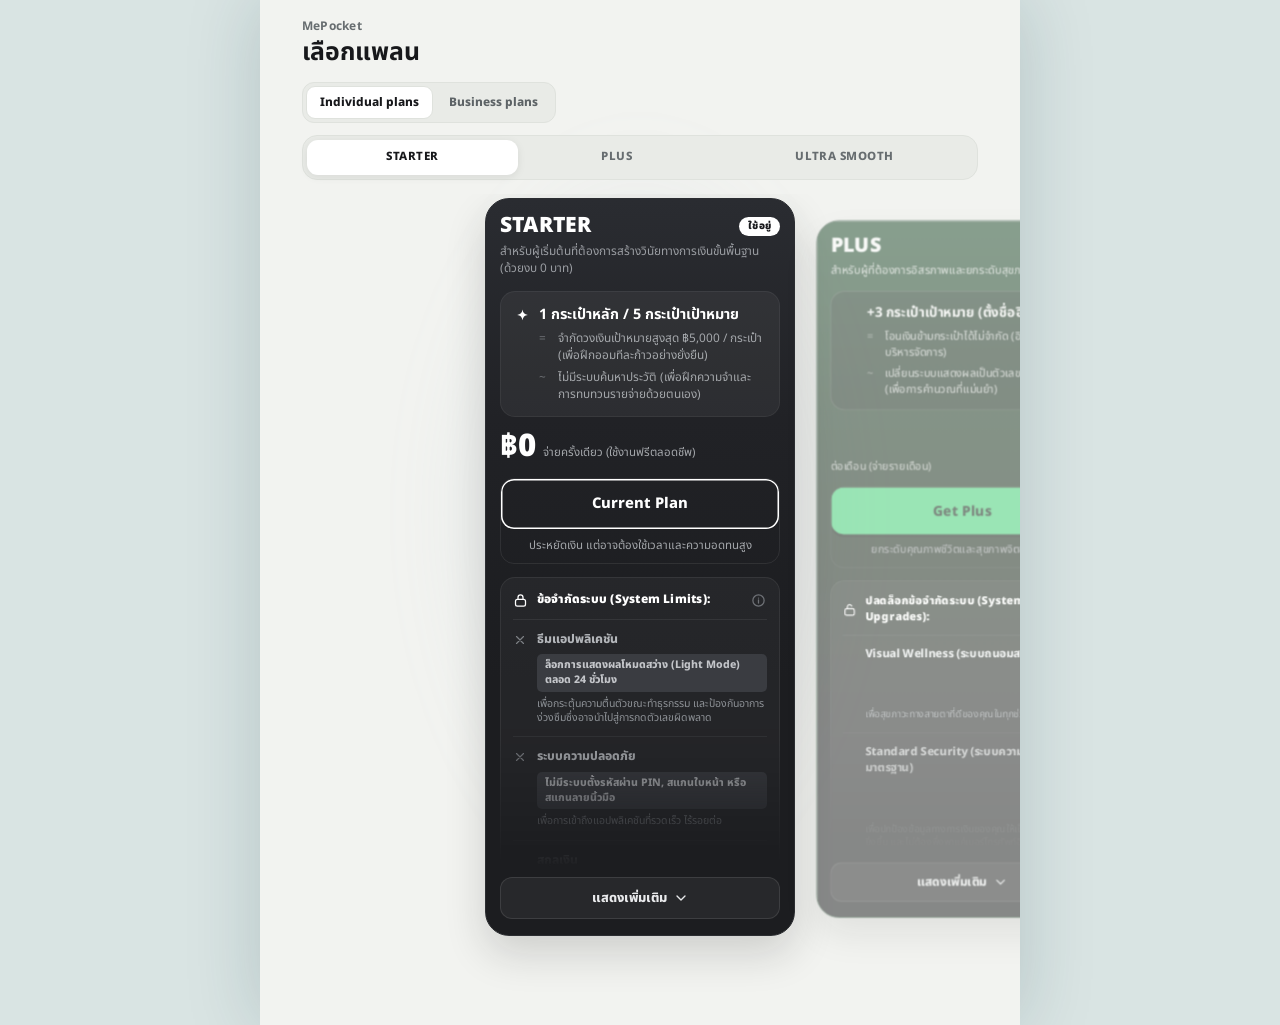
<file: plans.html>
<!doctype html>
<html lang="th">
<head>
<meta charset="UTF-8">
<meta name="viewport" content="width=device-width, initial-scale=1, viewport-fit=cover">
<meta name="theme-color" content="#17181b">
<script>/* theme before first paint: the saved MePocket choice, or the phone's setting */(function(){var p='auto';try{p=localStorage.getItem('mepocket-theme')||'auto'}catch(e){}var d=p==='auto'?(window.matchMedia&&matchMedia('(prefers-color-scheme: dark)').matches?'dark':'light'):p;document.documentElement.setAttribute('data-theme',d);})();</script>
<title>MePocket Plans</title>
<meta name="description" content="เลือกแพลน MePocket — Individual และ Business">
<style>
@import url('https://fonts.googleapis.com/css2?family=Noto+Sans+Thai:wght@400;500;600;700;800&display=swap');

:root{--ink:#17181b;--paper:#fff;--soft:#f5f6f4;--muted:#8b8e92;--line:#e7e8e5;--green:#58f38e;--lime:#b7f542;--purple:#9c62ff;--danger:#e34e58;--shadow:0 15px 40px rgba(19,21,20,.09)}
*{box-sizing:border-box;-webkit-tap-highlight-color:transparent}
html{background:#0f1012;touch-action:pan-x pan-y;-webkit-text-size-adjust:100%}
body{margin:0;background:#0f1012;color:var(--ink);font:16px/1.45 'Noto Sans Thai',system-ui,sans-serif;-webkit-font-smoothing:antialiased;touch-action:pan-x pan-y;overscroll-behavior-x:none}
button,input,select{font:inherit}button{cursor:pointer;-webkit-appearance:none;appearance:none}h1,h2,h3,p{margin-top:0}button:focus-visible,input:focus-visible,select:focus-visible{outline:3px solid rgba(88,243,142,.45);outline-offset:2px}
.app{width:100%;max-width:760px;min-height:100dvh;margin:0 auto;background:#fff;position:relative;overflow:hidden;padding-bottom:calc(78px + env(safe-area-inset-bottom))}
.view{display:none;min-height:calc(100dvh - 78px)}.view.active{display:block;animation:appear .22s ease}@keyframes appear{from{opacity:.35;transform:translateY(4px)}to{opacity:1;transform:none}}
.dark-zone{background:#17181b;color:#fff;position:relative;overflow:hidden}.home-dark{padding:26px 20px 28px}.detail-dark{padding:23px 0 30px}.decor-grid{position:absolute;inset:-30%;background-image:linear-gradient(rgba(255,255,255,.055) 1px,transparent 1px),linear-gradient(90deg,rgba(255,255,255,.055) 1px,transparent 1px);background-size:55px 55px;transform:rotate(-17deg);pointer-events:none}.decor-coin{position:absolute;width:112px;height:45px;border-radius:50%;border:7px solid #707277;color:#93969b;background:#070809;display:grid;place-items:center;font-size:1.15rem;font-weight:800;transform:rotate(-22deg);opacity:.55}.coin-one{right:-18px;top:24px}.coin-two{left:-50px;bottom:220px;transform:rotate(24deg)}
.page-top,.account-panel,.interest-strip,.quick-menu,.detail-top,.currency-tabs,.account-hero,.detail-updated,.account-actions{position:relative;z-index:1}
.page-top{display:flex;justify-content:space-between;align-items:center;margin:4px 2px 19px}.page-top h1,.inner-header h1,.detail-top h1{margin:0;font-size:1.75rem;line-height:1.2}.overline{font-size:.75rem;color:#9fa2a6;font-weight:700;margin:0 0 3px;letter-spacing:.02em}.dark-text{color:#85888b}.profile-dot,.circle-action{width:43px;height:43px;border-radius:50%;border:1px solid #44474b;background:#26282b;color:#fff;font-weight:800}.profile-dot:active,.circle-action:active{transform:scale(.94)}
.account-panel{background:#fff;color:#17181b;border-radius:28px;padding:22px 20px 15px;box-shadow:0 20px 55px rgba(0,0,0,.2)}.panel-heading{display:flex;justify-content:space-between;gap:14px;align-items:end}.panel-heading h2{font-size:1.36rem;margin:0 0 5px}.panel-heading p{margin:0;color:#96999c;font-size:.79rem}.rate-button{border:0;background:transparent;color:#8b8e92;font-size:.76rem;padding:8px 0;white-space:nowrap}.account-list{margin-top:12px}.account-row{width:100%;display:grid;grid-template-columns:auto minmax(0,1fr) auto auto;gap:11px;align-items:center;border:0;border-bottom:1px dashed #e5e6e4;background:transparent;padding:16px 0;text-align:left;color:inherit}.account-row:last-child{border-bottom:0}.flag-badge{width:43px;height:43px;border-radius:50%;background:#f2f3f1;display:grid;place-items:center;font-size:1.65rem;position:relative}.flag-badge i{position:absolute;right:-3px;bottom:-2px;width:19px;height:19px;border-radius:50%;display:grid;place-items:center;background:var(--badge,#58f38e);font-size:.61rem;font-style:normal;border:2px solid #fff}.account-name b,.account-name small{display:block}.account-name b{font-size:1.05rem}.account-name small{font-size:.7rem;color:#6c6f73;background:var(--tag,#f2f3f1);border-radius:999px;padding:2px 8px;width:max-content;max-width:100%;margin-top:4px;font-weight:700}.account-name .purple-tag{color:#7040dc}.account-name .green-tag{color:#13783e}.account-balance{text-align:right}.account-balance strong,.account-balance small{display:block}.account-balance strong{font-size:1.07rem}.account-balance small{font-size:.71rem;color:#999c9f}.account-arrow{font-size:1.5rem}.more-currencies{border:0;background:transparent;width:100%;display:flex;justify-content:space-between;align-items:center;padding:13px 0 2px;color:#18191b}.more-currencies span{font-size:1.06rem;letter-spacing:-6px;padding-left:5px}.more-currencies b{font-size:.82rem}
.interest-strip{display:grid;grid-template-columns:auto 1fr auto;gap:12px;align-items:center;background:#fff;color:#18191b;border-radius:20px;padding:15px 17px;margin-top:15px;box-shadow:0 10px 28px rgba(0,0,0,.08)}.interest-icon{width:31px;height:31px;border-radius:10px;background:#d7ffe4;color:#13a553;display:grid;place-items:center;font-weight:800}.interest-strip b,.interest-strip small{display:block}.interest-strip b{font-size:.86rem}.interest-strip small{font-size:.69rem;color:#94979a;margin-top:1px}.interest-strip strong{font-size:1rem;white-space:nowrap}
.quick-menu{margin-top:18px}.quick-menu>p{font-size:.8rem;color:#a6a9ac;font-weight:700;margin-bottom:10px}.quick-grid{display:grid;grid-template-columns:repeat(4,1fr);gap:10px}.quick-grid button,.account-actions button{border:0;background:transparent;color:#fff;padding:0;font-weight:700}.quick-grid span,.account-actions span{width:54px;height:54px;border-radius:50%;background:var(--green);color:#101112;display:grid;place-items:center;margin:0 auto 8px;font-size:1.5rem;font-weight:800;transition:.18s}.quick-grid b,.account-actions b{display:block;font-size:.78rem;white-space:nowrap}.quick-grid button:active span,.account-actions button:active span{transform:scale(.91)}
.light-zone{background:#fff;color:#17181b;position:relative;z-index:2}.home-light{border-radius:30px 30px 0 0;padding:25px 20px 35px;margin-top:-1px}.section-heading{display:flex;justify-content:space-between;align-items:end;gap:16px;margin-bottom:14px}.section-heading h2{font-size:1.32rem;margin:0}.section-heading.compact{align-items:center;margin:22px 0 12px}.outline-small{border:1px solid #dcdedb;background:#fff;border-radius:999px;padding:8px 13px;font-size:.75rem;font-weight:700;white-space:nowrap}.text-link{border:0;background:transparent;font-weight:700;font-size:.77rem;padding:7px 0;color:#242628}
.goal-carousel{display:flex;gap:12px;overflow:auto;scroll-snap-type:x mandatory;margin:0 -20px;padding:2px 20px 10px;scrollbar-width:none}.goal-carousel::-webkit-scrollbar{display:none}.goal-card{border:0;min-width:225px;scroll-snap-align:start;border-radius:22px;padding:17px;text-align:left;color:#151619;background:linear-gradient(135deg,var(--goal),color-mix(in srgb,var(--goal) 52%,white));position:relative;overflow:hidden}.goal-card:after,.all-account-card:after{content:"";position:absolute;width:120px;height:120px;border:24px solid rgba(255,255,255,.28);border-radius:50%;right:-48px;bottom:-65px}.goal-card small,.goal-card strong,.goal-card .progress,.goal-card .goal-meta{position:relative;z-index:1}.goal-card small{font-size:.72rem;color:#44484a}.goal-card strong{font-size:1.06rem;display:block;margin:3px 0 17px}.progress{height:7px;border-radius:999px;background:rgba(255,255,255,.48);overflow:hidden}.progress i{height:100%;display:block;background:#17181b;border-radius:inherit}.goal-meta{display:flex;justify-content:space-between;font-size:.7rem;font-weight:700;margin-top:7px}.recent-block{margin-top:5px}
.transaction-list{background:#fff;border-radius:21px;box-shadow:var(--shadow);padding:0 14px}.transaction{display:grid;grid-template-columns:auto minmax(0,1fr) auto;gap:11px;align-items:center;padding:15px 0;border-bottom:1px solid #eceeeb}.transaction:last-child{border:0}.tx-icon{width:42px;height:42px;border-radius:50%;background:#17181b;color:var(--green);display:grid;place-items:center;font-weight:800}.tx-copy b,.tx-copy small,.tx-money b,.tx-money small{display:block}.tx-copy b{font-size:.88rem}.tx-copy small,.tx-money small{font-size:.67rem;color:#929598}.tx-money{text-align:right}.tx-money b{font-size:.84rem}.positive{color:#148c48}.negative{color:#d84751}.empty{color:#8d9094;text-align:center;padding:30px 12px;margin:0}
.detail-top{display:grid;grid-template-columns:45px 1fr 45px;align-items:center;padding:0 20px 17px;text-align:center}.detail-top h1{font-size:1.4rem}.round-back{width:42px;height:42px;border:0;background:transparent;color:#fff;font-size:1.75rem;text-align:left}.currency-tabs{display:flex;gap:9px;overflow:auto;padding:0 20px 15px;scrollbar-width:none}.currency-tabs::-webkit-scrollbar{display:none}.currency-tab{border:1px solid #4c4f53;background:#202124;color:#fff;border-radius:999px;padding:9px 14px;font-weight:700;white-space:nowrap}.currency-tab.active{background:#2a2c2f;border-color:#fff;box-shadow:0 0 0 1px #fff inset}.currency-tab span{margin-right:6px}
.account-hero{margin:0 20px;border-radius:27px;padding:19px 20px 22px;color:#17181b;min-height:252px;overflow:hidden;position:relative}.account-hero:after{content:"";position:absolute;width:210px;height:210px;border-radius:50%;border:38px solid rgba(255,255,255,.28);right:-78px;bottom:-100px}.hero-head,.hero-balance,.hero-split,.account-number{position:relative;z-index:1}.hero-head{display:flex;justify-content:space-between;gap:10px}.hero-brand{display:flex;align-items:center;gap:11px}.hero-brand .flag-badge{background:rgba(255,255,255,.45)}.hero-brand h2{font-size:1.18rem;margin:0}.hero-brand p{font-size:.7rem;color:#676b6e;margin:2px 0 0}.account-number{background:rgba(255,255,255,.5);border-radius:999px;padding:5px 9px;font-size:.67rem;font-weight:700;height:max-content;white-space:nowrap}.hero-balance{margin-top:25px}.hero-balance span,.hero-balance small{display:block}.hero-balance span{font-size:.78rem;font-weight:700}.hero-balance strong{font-size:2.35rem;letter-spacing:-.045em}.hero-balance small{font-size:.72rem;color:#62666a}.hero-split{border-top:1px solid rgba(0,0,0,.1);margin-top:23px;padding-top:13px;display:flex;justify-content:space-between;align-items:end}.hero-split span,.hero-split b{display:block}.hero-split span{font-size:.76rem}.hero-split b{font-size:1rem;margin-top:2px}.book-button{border:0;border-radius:999px;background:rgba(255,255,255,.55);padding:8px 13px;font-size:.72rem;font-weight:700}.detail-updated{text-align:center;color:#babdc0;font-size:.75rem;margin:13px 0}.account-actions{display:flex;justify-content:center;gap:30px;padding:0 16px}.account-actions span{width:50px;height:50px}.account-actions b{font-size:.76rem}.detail-light{border-radius:27px 27px 0 0;padding:22px 20px 38px}.detail-interest{margin:0}.account-history{box-shadow:none;padding:0}.detail-light>.section-heading{margin-top:25px}
.inner-view{background:#f6f7f5;padding:28px 20px 35px}.inner-header{display:flex;justify-content:space-between;align-items:center;margin-bottom:23px}.inner-header .overline{color:#777b7f}.inner-header h1{color:#18191b}.inner-header .circle-action{background:#17181b}.all-account-cards{display:grid;gap:12px;margin-bottom:26px}.all-account-card{border:0;border-radius:23px;padding:18px;text-align:left;position:relative;overflow:hidden;min-height:145px;color:#17181b}.all-account-card>*{position:relative;z-index:1}.all-account-card .card-top{display:flex;justify-content:space-between;align-items:center}.all-account-card .card-top b{font-size:.98rem}.all-account-card .card-top span{font-size:1.35rem}.all-account-card strong{display:block;font-size:1.6rem;margin-top:27px}.all-account-card small{font-size:.72rem;color:#5e6265}.goal-list{display:grid;gap:10px}.goal-row{display:grid;grid-template-columns:auto 1fr auto;align-items:center;gap:12px;background:#fff;border:0;border-radius:19px;padding:14px;text-align:left}.goal-dot{width:42px;height:42px;border-radius:14px;background:var(--goal)}.goal-row b,.goal-row small{display:block}.goal-row small{font-size:.7rem;color:#8b8e91}.goal-row strong{font-size:.86rem}.filter-row{display:flex;gap:8px;overflow:auto;margin:0 -20px 15px;padding:0 20px;scrollbar-width:none}.filter-row button{border:1px solid #dcdedb;background:#fff;color:#74777a;border-radius:999px;padding:9px 15px;white-space:nowrap;font-weight:700;font-size:.78rem}.filter-row button.active{background:#17181b;color:#fff;border-color:#17181b}.large-list{padding-inline:16px}.large-list .transaction{padding-block:17px}
.profile-card{display:grid;grid-template-columns:auto 1fr auto;gap:14px;align-items:center;background:#17181b;color:#fff;border-radius:25px;padding:20px;margin-bottom:13px}.profile-avatar{width:58px;height:58px;border-radius:19px;background:var(--green);color:#17181b;display:grid;place-items:center;font-size:1.5rem;font-weight:800}.profile-card h2{font-size:1.12rem;margin:0}.profile-card p{font-size:.72rem;color:#aeb1b4;margin:3px 0 0}.profile-card .outline-small{background:transparent;color:#fff;border-color:#505358}.profile-stats{display:grid;grid-template-columns:1fr 1fr;gap:12px;margin-bottom:20px}.profile-stat{background:#fff;border-radius:20px;padding:17px}.profile-stat span,.profile-stat strong{display:block}.profile-stat span{font-size:.72rem;color:#8d9093}.profile-stat strong{font-size:1.1rem;margin-top:4px}.menu-card,.settings-group{background:#fff;border-radius:22px;padding:4px 15px;margin-bottom:15px}.menu-card button,.setting-row{width:100%;border:0;border-bottom:1px solid #eceeeb;background:transparent;display:grid;grid-template-columns:auto 1fr auto;gap:12px;align-items:center;text-align:left;padding:15px 0;color:#18191b}.menu-card button:last-child,.setting-row:last-child{border-bottom:0}.menu-card button>span{width:39px;height:39px;border-radius:13px;background:#eef0ed;display:grid;place-items:center}.menu-card b,.menu-card small,.setting-row b,.setting-row small{display:block}.menu-card small,.setting-row small{font-size:.7rem;color:#8f9295;margin-top:2px}.menu-card i{font-style:normal;font-size:1.45rem}.settings-group{padding-top:14px}.settings-group>h2{font-size:.82rem;color:#818488;margin:0 0 4px}.setting-row{grid-template-columns:1fr auto;padding:16px 0}.setting-row.static{cursor:default}.setting-row.danger{color:var(--danger)}.switch{width:45px;height:27px;border-radius:999px;background:#dfe1de;position:relative;transition:.2s}.switch:after{content:"";position:absolute;width:21px;height:21px;border-radius:50%;background:#fff;top:3px;left:3px;box-shadow:0 2px 5px rgba(0,0,0,.18);transition:.2s}.switch.on{background:#32d774}.switch.on:after{left:21px}.demo-note{color:#8c8f93;font-size:.72rem;text-align:center;padding:7px 18px}
.bottom-nav{position:fixed;z-index:30;left:50%;bottom:0;transform:translateX(-50%);width:min(760px,100%);background:rgba(255,255,255,.97);border-top:1px solid #e6e8e5;display:grid;grid-template-columns:repeat(5,1fr);padding:8px 8px calc(8px + env(safe-area-inset-bottom));backdrop-filter:blur(18px)}.bottom-nav button{border:0;background:transparent;color:#b7bbbc;padding:2px;min-width:0}.bottom-nav span,.bottom-nav b{display:block}.bottom-nav span{font-size:1.35rem;line-height:1.2}.bottom-nav b{font-size:.65rem;margin-top:3px}.bottom-nav button.active{color:#151619}.bottom-nav button.active span{color:#20cc68}.bottom-nav.hidden{display:none}
.sheet{position:fixed;z-index:60;inset:0;display:none}.sheet.open{display:block}.sheet-backdrop{position:absolute;inset:0;background:rgba(0,0,0,.52);animation:fadeIn .2s ease}@keyframes fadeIn{from{opacity:0}}.sheet-panel{position:absolute;left:50%;bottom:0;transform:translateX(-50%);width:min(760px,100%);max-height:92dvh;overflow:auto;background:#fff;border-radius:28px 28px 0 0;padding:12px 20px calc(24px + env(safe-area-inset-bottom));animation:rise .25s ease}@keyframes rise{from{transform:translate(-50%,100%)}}.grabber{width:42px;height:5px;border-radius:999px;background:#d9dbd8;margin:0 auto 16px}.sheet-head{display:flex;justify-content:space-between;align-items:center;margin-bottom:18px}.sheet-head h2{font-size:1.4rem;margin:0}.close-button{width:38px;height:38px;border:0;border-radius:50%;background:#f0f1ef;font-size:1.45rem}.field{display:block;font-size:.77rem;font-weight:700;color:#62666a;margin:13px 0}.field input,.field select,.field>select{width:100%;border:1px solid #dfe1dd;background:#f8f9f7;border-radius:15px;padding:13px 14px;color:#18191b;margin-top:6px;min-height:51px}.money-input{display:flex;align-items:center;border:1px solid #dfe1dd;background:#f8f9f7;border-radius:15px;margin-top:6px;padding-left:14px}.money-input span{font-size:.73rem;color:#75797c;font-weight:800}.money-input input{border:0;background:transparent;margin:0;font-size:1.35rem;font-weight:800}.swap-route{border:0;background:#eef0ed;border-radius:999px;padding:6px 11px;font-size:.72rem;font-weight:700}.conversion-note{background:#edfff3;color:#14763d;border-radius:14px;padding:11px 13px;font-size:.75rem}.form-error{color:#d63d47;font-size:.75rem;min-height:18px;margin:7px 0}.primary-button{border:0;width:100%;min-height:53px;border-radius:16px;background:#17181b;color:#fff;font-weight:800}.segment{display:grid;grid-template-columns:1fr 1fr;background:#eef0ed;border-radius:15px;padding:4px}.segment button{border:0;border-radius:12px;background:transparent;padding:10px;font-weight:700;color:#74777a}.segment button.active{background:#fff;color:#17181b;box-shadow:0 3px 9px rgba(0,0,0,.08)}
.toast{position:fixed;z-index:90;left:50%;bottom:96px;transform:translate(-50%,20px);background:#111;color:#fff;padding:12px 17px;border-radius:14px;opacity:0;pointer-events:none;transition:.22s;box-shadow:0 12px 35px rgba(0,0,0,.25);font-weight:700;font-size:.82rem;white-space:nowrap;max-width:88%;overflow:hidden;text-overflow:ellipsis}.toast.show{opacity:1;transform:translate(-50%,0)}.balance-hidden{filter:blur(8px);user-select:none}
@media(min-width:680px){.home-dark{padding:34px 42px}.home-light,.inner-view{padding-inline:42px}.detail-top{padding-inline:42px}.currency-tabs{padding-inline:42px}.account-hero{margin-inline:42px}.detail-light{padding-inline:42px}.goal-carousel,.filter-row{margin-inline:-42px;padding-inline:42px}.all-account-cards{grid-template-columns:1fr 1fr}.goal-list{grid-template-columns:1fr 1fr}}
@media(max-width:380px){.home-dark{padding-inline:14px}.home-light,.inner-view{padding-inline:14px}.account-panel{padding-inline:15px}.quick-grid{gap:4px}.quick-grid b{font-size:.7rem}.account-row{gap:8px}.flag-badge{width:39px;height:39px}.account-name b{font-size:.93rem}.account-balance strong{font-size:.95rem}.bottom-nav b{font-size:.58rem}.panel-heading{align-items:start}.rate-button{font-size:.66rem}}
@media(prefers-reduced-motion:reduce){*{animation:none!important;transition:none!important;scroll-behavior:auto!important}}

/* Universal vector icon system and swipeable account deck */
.icon-sprite{position:absolute;width:0;height:0;overflow:hidden;pointer-events:none}
.icon{width:24px;height:24px;display:block;fill:none;stroke:currentColor;stroke-width:2;stroke-linecap:round;stroke-linejoin:round}
.icon-inline{width:16px;height:16px;display:inline-block;vertical-align:-3px}
.profile-dot,.circle-action,.round-back,.close-button{display:grid;place-items:center}
.round-back{padding:0;text-align:center}.round-back .icon{width:29px;height:29px}
.close-button .icon{width:20px;height:20px}
.flag-badge{background:transparent;overflow:visible;font-size:initial}
.flag-face{width:43px;height:43px;border-radius:50%;overflow:hidden;display:grid;place-items:center;background:#fff;box-shadow:0 0 0 1px rgba(0,0,0,.06);position:relative}
.flag-face em{font-style:normal;font-size:2rem;line-height:1;transform:scale(1.32);display:block}
.flag-mini{width:26px;height:26px;border-radius:50%;overflow:hidden;display:inline-grid;place-items:center;background:#fff;vertical-align:middle;margin-right:7px;box-shadow:0 0 0 1px rgba(255,255,255,.16);position:relative;flex:none}
.flag-mini em{font-style:normal;font-size:1.35rem;line-height:1;transform:scale(1.3);display:block}
.flag-th{background:linear-gradient(to bottom,#d92532 0 16.667%,#fff 16.667% 33.333%,#292864 33.333% 66.667%,#fff 66.667% 83.333%,#d92532 83.333% 100%)}
.flag-us{background:linear-gradient(#3c3b6e,#3c3b6e) left top/53% 54% no-repeat,repeating-linear-gradient(to bottom,#b22234 0 7.692%,#fff 7.692% 15.384%)}
.flag-us:before{content:"";position:absolute;left:0;top:0;width:53%;height:54%;background:radial-gradient(circle,#fff 0 1px,transparent 1.2px) 1px 1px/5px 5px}
.flag-mini.flag-us:before{background-size:4px 4px}
.more-flags{display:flex;align-items:center;letter-spacing:normal!important;padding-left:0!important}.more-flags .flag-mini{width:22px;height:22px;margin-right:-4px;border:2px solid #fff}.more-flags .flag-mini em{font-size:1.08rem}
.flag-au{background:#012169}.flag-au:before{content:"";position:absolute;left:0;top:0;width:57%;height:50%;background:linear-gradient(90deg,transparent 38%,#fff 38% 62%,transparent 62%),linear-gradient(transparent 36%,#fff 36% 64%,transparent 64%),linear-gradient(90deg,transparent 44%,#c8102e 44% 56%,transparent 56%),linear-gradient(transparent 43%,#c8102e 43% 57%,transparent 57%),#21468b}.flag-au:after{content:"✦";position:absolute;right:2px;bottom:1px;color:#fff;font-size:7px}
.flag-ch{background:#d52b1e}.flag-ch:before,.flag-ch:after{content:"";position:absolute;background:#fff;border-radius:1px}.flag-ch:before{width:4px;height:13px;left:7px;top:3px}.flag-ch:after{width:13px;height:4px;left:3px;top:7px}
.flag-eu{background:#003399}.flag-eu:after{content:"••••••";position:absolute;inset:2px;color:#ffcc00;font-size:7px;line-height:7px;letter-spacing:-1px;text-align:center;transform:rotate(-8deg)}
.flag-gb{background:linear-gradient(33deg,transparent 42%,#fff 42% 48%,#c8102e 48% 52%,#fff 52% 58%,transparent 58%),linear-gradient(-33deg,transparent 42%,#fff 42% 48%,#c8102e 48% 52%,#fff 52% 58%,transparent 58%),linear-gradient(90deg,transparent 37%,#fff 37% 63%,transparent 63%),linear-gradient(transparent 34%,#fff 34% 66%,transparent 66%),linear-gradient(90deg,transparent 43%,#c8102e 43% 57%,transparent 57%),linear-gradient(transparent 42%,#c8102e 42% 58%,transparent 58%),#012169}
.flag-jp{background:radial-gradient(circle at center,#bc002d 0 34%,transparent 35%),#fff}
.flag-sg{background:linear-gradient(to bottom,#ef3340 0 50%,#fff 50%)}.flag-sg:after{content:"◔";position:absolute;left:3px;top:0;color:#fff;font-size:10px;line-height:10px;transform:rotate(-25deg)}
.currency-tab{display:inline-flex;align-items:center;padding:7px 14px 7px 8px}
.currency-tab span{margin-right:0}
.account-carousel{position:relative;z-index:1;display:flex;gap:14px;overflow-x:auto;scroll-snap-type:x mandatory;scroll-behavior:smooth;scroll-padding-inline:20px;padding:0 20px 4px;scrollbar-width:none;overscroll-behavior-x:contain;-webkit-overflow-scrolling:touch}
.account-carousel::-webkit-scrollbar{display:none}
.account-hero{flex:0 0 auto;width:calc(100vw - 40px);min-width:calc(100vw - 40px);max-width:calc(100vw - 40px);height:280px;min-height:280px;max-height:280px;margin:0;scroll-snap-align:center;scroll-snap-stop:always}
.hero-balance strong{font-size:clamp(2rem,8vw,2.55rem);white-space:nowrap}
.carousel-dots{position:relative;z-index:2;display:flex;justify-content:center;gap:6px;height:8px;margin:8px 0 1px}
.carousel-dots i{width:6px;height:6px;border-radius:999px;background:#62656a;transition:.2s}.carousel-dots i.active{width:18px;background:#fff}
.detail-updated{display:flex;align-items:center;justify-content:center;gap:5px}
.account-actions{display:grid;grid-template-columns:repeat(4,1fr);gap:6px;padding:0 18px}
.account-actions span{width:50px;height:50px}.account-actions .icon,.quick-grid .icon{width:25px;height:25px}
.account-actions b{overflow:hidden;text-overflow:ellipsis}
.account-arrow{display:grid;place-items:center}.account-arrow .icon{width:20px;height:20px}
.tx-icon .icon{width:21px;height:21px}.goal-card small{display:flex;align-items:center;gap:5px}
.all-account-card .card-top b{display:flex;align-items:center;gap:7px}.all-account-card .card-top .icon{width:20px;height:20px}
.account-number{display:inline-flex;align-items:center;gap:5px}.account-number .icon{width:13px;height:13px}
.hero-balance>span,.hero-split>div>span{display:flex;align-items:center;gap:4px}
.bottom-nav span{display:grid;place-items:center}.bottom-nav span .icon{width:23px;height:23px}.bottom-nav button.active span{color:#20cc68}
.menu-card button>span .icon{width:21px;height:21px}.menu-card i .icon{width:20px;height:20px}
.swap-route{display:inline-flex;align-items:center;gap:6px}.swap-route .icon{width:16px;height:16px}
.outline-small,.rate-button{display:inline-flex;align-items:center;justify-content:center;gap:5px}.outline-small .icon,.rate-button .icon{width:15px;height:15px}
.setting-row i .icon{width:20px;height:20px}
.book-button{display:inline-flex;align-items:center;gap:4px}
.goal-card{padding:0}.goal-open{width:100%;height:100%;border:0;background:transparent;color:inherit;text-align:left;padding:17px}.goal-delete{position:absolute;z-index:3;right:10px;top:10px;width:31px;height:31px;border:0;border-radius:50%;display:grid;place-items:center;background:rgba(255,255,255,.68);color:#7a2630;backdrop-filter:blur(8px)}.goal-delete .icon{width:16px;height:16px}.goal-delete:active{transform:scale(.9)}
.goal-row{padding:0;grid-template-columns:minmax(0,1fr) auto;overflow:hidden}.goal-row-open{min-width:0;border:0;background:transparent;color:inherit;text-align:left;padding:14px;display:grid;grid-template-columns:auto minmax(0,1fr) auto;align-items:center;gap:12px}.goal-row .row-delete{position:static;margin-right:12px;background:#fff0f1;color:#c83c49}
.add-account-card{border:2px dashed #cfd3cf;border-radius:23px;min-height:145px;background:rgba(255,255,255,.7);color:#555b58;display:grid;place-items:center;align-content:center;gap:5px;padding:18px}.add-account-card>span{width:42px;height:42px;border-radius:50%;display:grid;place-items:center;background:#17181b;color:#fff}.add-account-card .icon{width:22px;height:22px}.add-account-card b{color:#17181b}.add-account-card small{font-size:.72rem}.add-account-card:active{background:#eefbf2;transform:scale(.99)}
.color-picker{margin-top:6px;min-height:57px;border:1px solid #dfe1dd;background:#f8f9f7;border-radius:15px;padding:8px 13px;display:flex;align-items:center;gap:12px}.color-picker input[type="color"]{appearance:none;-webkit-appearance:none;width:42px;height:42px;padding:0;border:0;border-radius:50%;overflow:hidden;background:transparent;margin:0}.color-picker input[type="color"]::-webkit-color-swatch-wrapper{padding:0}.color-picker input[type="color"]::-webkit-color-swatch{border:2px solid #fff;border-radius:50%;box-shadow:0 0 0 1px #d7dad6}.color-picker input[type="color"]::-moz-color-swatch{border:2px solid #fff;border-radius:50%}.color-picker span{font-weight:800;color:#343735;letter-spacing:.04em}.color-presets{display:flex;gap:10px;margin:-2px 0 18px}.color-presets button{width:34px;height:34px;border:3px solid #fff;border-radius:50%;background:var(--swatch);box-shadow:0 0 0 1px #d9dcd8}.color-presets button:active{transform:scale(.88)}
.debit-home-section{margin-bottom:28px}.debit-home-section .section-heading{align-items:center;margin-bottom:12px}.debit-mini-card{width:100%;border:0;background:transparent;padding:0;text-align:left}.debit-card-art{position:relative;display:block;aspect-ratio:1.58;border-radius:24px;overflow:hidden;color:#fff;background:radial-gradient(circle at 72% 15%,color-mix(in srgb,var(--card-color) 55%,white) 0 1%,transparent 24%),linear-gradient(135deg,color-mix(in srgb,var(--card-color) 78%,#000),var(--card-color) 58%,color-mix(in srgb,var(--card-color) 65%,#000));box-shadow:inset 0 0 0 1px rgba(255,255,255,.2),0 18px 40px rgba(0,0,0,.16);padding:22px}.debit-card-art:before{content:"";position:absolute;inset:0;background:repeating-radial-gradient(ellipse at 10% 90%,transparent 0 9px,rgba(255,255,255,.055) 10px 11px);opacity:.75}.debit-card-art:after{content:"P";position:absolute;right:20px;top:44%;transform:translateY(-50%) rotate(-12deg);font-size:8rem;line-height:1;font-weight:800;color:rgba(88,243,142,.13)}.debit-card-art>*{position:relative;z-index:1}.card-glow{position:absolute;z-index:0;width:170px;height:170px;border:34px solid rgba(88,243,142,.3);border-radius:50%;right:-70px;top:-62px}.card-brand{display:flex;flex-direction:column}.card-brand b{font-size:1.15rem}.card-brand small{font-size:.63rem;letter-spacing:.14em;color:rgba(255,255,255,.7)}.card-chip{display:block;width:43px;height:31px;border-radius:8px;margin-top:28px;background:linear-gradient(135deg,#f6e29c,#9b813a);box-shadow:inset 0 0 0 1px rgba(0,0,0,.25)}.debit-card-art>strong{display:block;margin-top:25px;font-size:1.13rem;letter-spacing:.13em}.card-holder{position:absolute;left:22px;bottom:20px;font-size:.72rem;font-weight:700;letter-spacing:.08em}.card-network{position:absolute;right:22px;bottom:20px;display:flex}.card-network i{width:28px;height:28px;border-radius:50%;background:#ef3340}.card-network i+i{background:#ff9f1a;margin-left:-10px;mix-blend-mode:screen}.debit-card-art.compact{aspect-ratio:2.65;border-radius:20px;padding:17px 19px}.debit-card-art.compact .card-chip{display:none}.debit-card-art.compact>strong{margin-top:17px;font-size:.9rem}.debit-card-art.compact .card-holder{display:none}.debit-card-art.compact:after{font-size:5rem;right:35%}.debit-card-art.compact .card-network{bottom:15px}.debit-card-art.compact .card-network i{width:22px;height:22px}
.card-detail-dark{position:relative;overflow:hidden;background:#151716;color:#fff;padding:23px 0 30px}.card-pattern{position:absolute;inset:0;background:repeating-radial-gradient(ellipse at 20% 10%,transparent 0 12px,rgba(255,255,255,.035) 13px 14px),radial-gradient(circle at 100% 0,rgba(88,243,142,.2),transparent 34%)}.card-detail-dark .detail-top{position:relative;z-index:2}.card-detail-dark .detail-top>div h1{font-size:1.4rem;margin:0}.card-detail-dark .detail-top>div p{font-size:.72rem;color:#9da19e;margin:2px 0 0}.card-edit-button{justify-self:end;text-align:center}.card-edit-button .icon{width:25px;height:25px}.debit-card-large{position:relative;z-index:1;margin:0 20px}.card-exchange{position:relative;z-index:1;display:flex;align-items:center;gap:11px;margin:17px auto 0;border:0;background:transparent;color:#fff;font-weight:700}.card-exchange span{width:49px;height:49px;border-radius:50%;display:grid;place-items:center;background:var(--green);color:#111}.card-exchange .icon{width:23px;height:23px}.card-detail-light{position:relative;z-index:2;background:#fff;border-radius:28px 28px 0 0;padding:25px 20px 38px;margin-top:-1px;min-height:48dvh}.card-available-head h2{font-size:1.28rem;margin:0}.card-available-head p{font-size:.73rem;color:#93969a;margin:3px 0 15px}.card-account-strip{display:flex;gap:10px;overflow-x:auto;margin:0 -20px;padding:0 20px 10px;scrollbar-width:none}.card-account-strip::-webkit-scrollbar{display:none}.card-account-mini{flex:0 0 165px;background:#fff;border-radius:20px;padding:15px;box-shadow:var(--shadow)}.card-account-mini>div{display:flex;align-items:center;min-width:0}.card-account-mini .flag-mini{width:25px;height:25px}.card-account-mini b{font-size:.76rem;white-space:nowrap;overflow:hidden;text-overflow:ellipsis}.card-account-mini>strong,.card-account-mini>small{display:block}.card-account-mini>strong{font-size:.9rem;margin-top:12px}.card-account-mini>small{font-size:.68rem;color:#929598}.card-info-note{display:flex;align-items:center;gap:7px;background:#f4f5f8;color:#7f8387;border-radius:14px;padding:11px 13px;margin-top:5px;font-size:.75rem}.card-info-note .icon{flex:none}.card-transactions{box-shadow:none;padding-inline:0}
.header-actions{display:flex;align-items:center;gap:9px}.small-circle-action{width:43px;height:43px;border-radius:50%;border:1px solid #d6d9d5;background:#fff;color:#17181b;display:grid;place-items:center}.small-circle-action.active{background:#dff9e8;border-color:#58e68b;color:#109949}.small-circle-action .icon{width:20px;height:20px}.reorder-hint{background:#eafff1;color:#267346;border-radius:14px;padding:10px 12px;font-size:.73rem;margin:-10px 0 13px}.account-card-shell{position:relative}.account-card-shell .all-account-card{width:100%;height:100%}.account-order-controls{display:none}.account-card-shell.sorting .all-account-card{border-radius:23px 23px 0 0;min-height:130px;pointer-events:none}.account-card-shell.sorting .account-order-controls{display:grid;grid-template-columns:1fr auto auto;align-items:center;gap:7px;background:#17181b;color:#fff;border-radius:0 0 19px 19px;padding:8px 10px}.account-order-controls>span{display:flex;align-items:center;gap:6px;font-size:.72rem}.account-order-controls>span .icon{width:17px;height:17px}.account-order-controls button{width:35px;height:35px;border-radius:11px;border:1px solid #414448;background:#292b2e;color:#fff;display:grid;place-items:center}.account-order-controls button:disabled{opacity:.3}.account-order-controls button .icon{width:18px;height:18px}
.bottom-nav{overflow:visible}.bottom-nav button{height:58px;align-self:center;transition:transform .2s,background .2s,color .2s}.bottom-nav button.active{width:76px;height:76px;justify-self:center;border-radius:50%;background:#d8d9d8;color:#111;transform:translateY(-15px);box-shadow:0 4px 14px rgba(0,0,0,.08)}.bottom-nav button.active span{color:#111}.bottom-nav button.active b{font-size:.7rem}.bottom-nav button.active .icon{width:25px;height:25px}.field input,.field select{font-size:16px}
@media(min-width:680px){.account-carousel{padding-inline:42px;scroll-padding-inline:42px}.account-hero{width:calc(100vw - 84px);min-width:calc(100vw - 84px);max-width:calc(100vw - 84px);margin:0}}
@media(min-width:680px){.debit-card-large{margin-inline:72px}.card-detail-light{padding-inline:42px}.card-account-strip{margin-inline:-42px;padding-inline:42px}.debit-card-art.compact{aspect-ratio:3.3}}
@media(min-width:760px){.account-hero{width:676px;min-width:676px;max-width:676px}}
@media(max-width:380px){.flag-face{width:39px;height:39px}.account-hero{height:270px;min-height:270px;max-height:270px}.account-actions{padding-inline:10px}.account-actions span{width:46px;height:46px}.account-actions b{font-size:.68rem}}

/* Stable reorder layout: controls occupy their own row and never overlap cards. */
.account-card-shell{display:grid;grid-template-rows:auto}
.account-card-shell .all-account-card{width:100%;height:145px}
.account-card-shell.sorting{grid-template-rows:145px auto;isolation:isolate}
.account-card-shell.sorting .all-account-card{height:145px;min-height:145px}
.account-card-shell.sorting .account-order-controls{position:relative;min-height:53px}
.account-order-controls button{border-radius:50%}
.all-account-cards.reorder-active{gap:16px}

/* Keep active navigation strictly circular and remove Safari's square tap flash. */
.bottom-nav button{display:grid;align-content:center;border-radius:50%;outline:0;-webkit-tap-highlight-color:transparent}
.bottom-nav button:focus,.bottom-nav button:active{outline:0;-webkit-tap-highlight-color:transparent}

/* Home debit card follows the compact reference: short card with the action inside. */
.debit-home-section{margin-bottom:28px}
.debit-home-section .section-heading{margin-bottom:13px}
.debit-home-section .section-heading h2{font-size:1.35rem}
.debit-mini-card{width:100%}
.debit-card-art.compact{height:94px;aspect-ratio:auto;border-radius:17px;padding:14px 18px;box-shadow:inset 0 0 0 1px rgba(255,255,255,.18),0 9px 22px rgba(0,0,0,.12)}
.debit-card-art.compact:after{font-size:4.7rem;right:29%;top:52%;opacity:.72}
.debit-card-art.compact .card-glow{width:112px;height:112px;border-width:23px;right:-42px;top:-40px}
.debit-card-art.compact .card-brand{max-width:calc(100% - 124px);min-width:0}
.debit-card-art.compact .card-brand b{font-size:1rem;line-height:1.2}
.debit-card-art.compact .card-brand b,.debit-card-art.compact .card-brand small{overflow:hidden;text-overflow:ellipsis;white-space:nowrap}
.debit-card-art.compact .card-brand small{font-size:.66rem;letter-spacing:0;margin-top:3px;color:rgba(255,255,255,.68)}
.debit-card-art.compact>strong{position:absolute;left:51px;bottom:13px;margin:0;font-size:.72rem;letter-spacing:.08em}
.debit-card-art.compact .card-network{left:18px;right:auto;bottom:12px}
.debit-card-art.compact .card-network i{width:17px;height:17px}
.compact-card-open{position:absolute!important;z-index:3!important;right:15px;top:50%;transform:translateY(-50%);border:0;border-radius:999px;background:#fff;color:#17181b;padding:9px 13px;font-size:.73rem;font-weight:800;white-space:nowrap;box-shadow:0 4px 14px rgba(0,0,0,.12)}
.compact-card-open:active{transform:translateY(-50%) scale(.96)}
@media(min-width:680px){.debit-card-art.compact{height:108px;aspect-ratio:auto}}

/* Fixed form sizing: currency prefix and input stay inside one rounded field. */
html,body{touch-action:pan-x pan-y}
.money-input{padding-right:6px;transition:border-color .2s,box-shadow .2s}
.money-input input{flex:1;min-width:0;width:auto!important;max-width:100%;min-height:48px;padding:11px 9px!important;outline:0!important;box-shadow:none!important}
.money-input:focus-within{border-color:#42dc7b;box-shadow:0 0 0 3px rgba(66,220,123,.16)}
button,a,[role="button"]{-webkit-tap-highlight-color:transparent;touch-action:manipulation}

/* Scheduled deposits */
.schedule-settings{padding:15px}
.settings-section-head{display:flex;align-items:center;justify-content:space-between;gap:12px;padding-bottom:9px}
.settings-section-head h2{font-size:.82rem;color:#818488;margin:0}.settings-section-head small{display:block;color:#9a9da0;font-size:.68rem;margin-top:3px}
.schedule-add{width:39px;height:39px;border-radius:50%;border:0;background:#17181b;color:#fff;display:grid;place-items:center}.schedule-add .icon{width:20px;height:20px}
.schedule-list{display:grid;gap:8px}.schedule-empty{margin:5px 0 4px;border:1px dashed #d9dcd8;border-radius:15px;color:#929598;text-align:center;padding:18px 10px;font-size:.73rem}
.schedule-item{display:grid;grid-template-columns:auto minmax(0,1fr) auto;gap:10px;align-items:center;background:#f7f8f6;border-radius:16px;padding:11px}.schedule-icon{width:39px;height:39px;border-radius:13px;background:#d9fbe5;color:#13a954;display:grid;place-items:center}.schedule-icon .icon{width:20px;height:20px}.schedule-item b,.schedule-item small,.schedule-item em{display:block}.schedule-item b{font-size:.82rem}.schedule-item small{font-size:.67rem;color:#7d8184;margin-top:1px}.schedule-item em{font-size:.64rem;color:#16934c;font-style:normal;margin-top:3px}.schedule-item.done{opacity:.7}.schedule-item.failed em{color:#d33b48}.schedule-item>button{width:34px;height:34px;border:0;border-radius:50%;background:#fff0f1;color:#c83c49;display:grid;place-items:center}.schedule-item>button .icon{width:17px;height:17px}.schedule-footnote{color:#919498;font-size:.65rem;line-height:1.5;margin:10px 1px 0}.schedule-date-grid{display:grid;grid-template-columns:1.2fr .8fr;gap:10px}

/* Full-screen SCB transfer, matching the compact green-and-white reference. */
.transfer-sheet{background:#fff}.transfer-screen{position:absolute;inset:0;margin:auto;width:min(760px,100%);height:100%;overflow:auto;background:#fff;color:#17181b;overscroll-behavior:contain}
.transfer-hero{background:#54ed88;padding:calc(17px + env(safe-area-inset-top)) 20px 25px;min-height:285px}
.transfer-head{display:grid;grid-template-columns:45px 1fr 45px;align-items:center}.transfer-head h2{font-size:1.4rem;text-align:center;margin:0}.transfer-back{width:43px;height:43px;border:0;border-radius:50%;background:rgba(255,255,255,.46);display:grid;place-items:center}.transfer-back .icon{width:26px;height:26px}
.transfer-kicker{font-size:.75rem;color:#256d40;font-weight:700;margin:28px 7px 8px}
.transfer-source-card{position:relative;display:grid;grid-template-columns:auto minmax(0,1fr) auto;gap:11px;align-items:center;background:#fff;border-radius:21px;padding:16px;box-shadow:0 13px 30px rgba(24,108,57,.11)}
.transfer-source-card .flag-mini{width:42px;height:42px;margin:0}.transfer-source-card b,.transfer-source-card small{display:block}.transfer-source-card b{font-size:1rem}.transfer-source-card small{font-size:.7rem;color:#85898b;margin-top:3px}.transfer-source-card>select{position:absolute;inset:0;width:100%;height:100%;opacity:0;cursor:pointer}.transfer-source-card>.icon{width:20px;height:20px;pointer-events:none}
.transfer-body{position:relative;background:#fff;border-radius:28px 28px 0 0;margin-top:-25px;padding:7px 20px calc(25px + env(safe-area-inset-bottom));min-height:calc(100% - 260px)}
.bank-tabs{display:grid;grid-template-columns:repeat(3,1fr);border-bottom:1px solid #ebedeb;margin:0 -2px 22px}.bank-tabs button{position:relative;border:0;background:transparent;padding:16px 5px 13px;color:#8d9192;font-weight:700}.bank-tabs button.active{color:#17181b}.bank-tabs button.active:after{content:"";position:absolute;left:22%;right:22%;bottom:-1px;height:3px;border-radius:99px;background:#26d36b}
.bank-pane{display:none}.bank-pane.active{display:block}.bank-pane.active[data-bank-pane="account"]{display:flex;min-height:calc(100dvh - 398px);flex-direction:column}
.bank-choice{width:100%;display:grid;grid-template-columns:auto 1fr auto;gap:12px;align-items:center;border:0;background:#f5f6f4;border-radius:18px;padding:13px;text-align:left}.bank-choice img{width:45px;height:45px}.bank-choice small,.bank-choice b{display:block}.bank-choice small{font-size:.67rem;color:#8a8e90}.bank-choice b{font-size:.88rem;margin-top:2px}.bank-choice>.icon{width:19px;height:19px}
.line-field{display:block;margin:18px 2px 0;padding-bottom:10px;border-bottom:1px solid #dfe2df}.line-field>span{display:block;font-size:.7rem;color:#85898b;font-weight:700;margin-bottom:5px}.line-field input{width:100%;border:0;background:transparent;padding:3px 0;font-size:1.12rem;font-weight:750;outline:0}.line-field>div{display:flex;align-items:center;gap:9px}.line-field>div input{flex:1;min-width:0;text-align:right;font-size:1.35rem}.line-field>div b{font-size:.83rem}.bank-limit{display:flex;justify-content:space-between;gap:12px;color:#919497;font-size:.69rem}.bank-limit strong{color:#565a5c}.bank-next{width:100%;min-height:54px;border:0;border-radius:17px;background:#1dde67;color:#0b2b17;font-weight:850;margin-top:auto}.bank-next:disabled{background:#e2e5e2;color:#a4a8a5}
.transfer-empty{display:grid;place-items:center;gap:6px;padding:60px 20px;color:#7f8385;text-align:center}.transfer-empty>span{font-size:2.2rem}.transfer-empty b{color:#17181b}.transfer-empty small{font-size:.72rem}
.bank-picker{padding-bottom:calc(28px + env(safe-area-inset-bottom))}.bank-tile{width:100%;display:grid;grid-template-columns:auto 1fr auto;gap:12px;align-items:center;border:1px solid #e3e5e2;background:#fff;border-radius:18px;padding:14px;text-align:left}.bank-tile img{width:48px;height:48px}.bank-tile b,.bank-tile small{display:block}.bank-tile small{color:#8b8f91;margin-top:2px}.bank-tile>.icon{color:#19ba5c}
@media(min-width:680px){.transfer-hero{padding-inline:42px}.transfer-body{padding-inline:42px}}

/* Keep scrolling functional without showing browser scrollbars at screen edges. */
html,body,.app,.view,.sheet-panel,.transfer-screen{scrollbar-width:none;-ms-overflow-style:none}
html::-webkit-scrollbar,body::-webkit-scrollbar,.app::-webkit-scrollbar,.view::-webkit-scrollbar,.sheet-panel::-webkit-scrollbar,.transfer-screen::-webkit-scrollbar{display:none;width:0;height:0}

/* MePocket in-app notification for scheduled deposits. */
.deposit-popup{position:fixed;z-index:110;left:50%;top:calc(14px + env(safe-area-inset-top));width:min(460px,calc(100% - 28px));display:grid;grid-template-columns:auto minmax(0,1fr) auto;gap:12px;align-items:start;padding:13px 13px 13px 14px;border:1px solid rgba(255,255,255,.72);border-radius:22px;background:rgba(248,250,248,.94);color:#17181b;box-shadow:0 18px 48px rgba(0,0,0,.24),inset 0 1px rgba(255,255,255,.85);backdrop-filter:blur(24px) saturate(1.35);-webkit-backdrop-filter:blur(24px) saturate(1.35);opacity:0;pointer-events:none;transform:translate(-50%,-135%);transition:transform .34s cubic-bezier(.2,.8,.2,1),opacity .25s ease}
.deposit-popup.show{opacity:1;pointer-events:auto;transform:translate(-50%,0)}
.deposit-popup-icon{width:46px;height:46px;border-radius:15px;background:#17181b;color:#58f38e;display:grid;place-items:center;box-shadow:0 7px 18px rgba(0,0,0,.14)}.deposit-popup-icon .icon{width:23px;height:23px}.deposit-popup.failed .deposit-popup-icon{background:#fff0f1;color:#d64452}
.deposit-popup-copy{min-width:0}.deposit-popup-copy small,.deposit-popup-copy b,.deposit-popup-copy strong,.deposit-popup-copy em{display:block}.deposit-popup-copy small{font-size:.69rem;line-height:1.25;color:#808487}.deposit-popup-copy b{font-size:.84rem;line-height:1.35;margin-top:2px}.deposit-popup-copy strong{font-size:1.08rem;line-height:1.3;margin-top:4px}.deposit-popup-copy em{font-size:.69rem;line-height:1.45;color:#73777a;font-style:normal;margin-top:2px;overflow-wrap:anywhere}
.deposit-popup>button{width:30px;height:30px;border:0;border-radius:50%;background:#e9ece9;color:#696d70;display:grid;place-items:center}.deposit-popup>button .icon{width:15px;height:15px}
@media(min-width:680px){.deposit-popup{top:22px}}

/* MePocket design concept layer
   The original application structure and behavior remain unchanged. */
:root {
  --concept-navy: #123844;
  --concept-deep: #082831;
  --concept-mint: #7ee0cb;
  --concept-cream: #fff4dc;
  --concept-paper: #f7f8f3;
  --concept-muted: #718087;
  --ink: #142f36;
  --paper: #f7f8f3;
  --soft: #edf2ee;
  --muted: #718087;
  --line: #dfe5df;
  --green: #7ee0cb;
  --lime: #ffe29a;
  --shadow: 0 15px 40px rgba(18,56,68,.09);
}

html, body { background: #d9e4e3; }
body { color: var(--concept-deep); }
.app { background: var(--concept-paper); box-shadow: 0 0 70px rgba(18,56,68,.18); }

/* Home: warm overview instead of a black investment-app hero */
.home-dark {
  padding: max(22px,env(safe-area-inset-top)) 20px 28px;
  border-radius: 0 0 38px 38px;
  background: var(--concept-cream);
  color: var(--concept-deep);
}
.home-dark::before {
  content: "";
  position: absolute;
  width: 240px;
  height: 240px;
  top: -145px;
  right: -90px;
  border: 40px solid rgba(18,56,68,.055);
  border-radius: 50%;
}
.home-dark .decor-grid {
  inset: 0;
  transform: none;
  opacity: 1;
  background:
    radial-gradient(circle at 84% 17%,#7ee0cb 0 12px,transparent 13px),
    radial-gradient(circle at 93% 30%,#123844 0 9px,transparent 10px),
    radial-gradient(circle at 72% 31%,#ac9af3 0 5px,transparent 6px),
    radial-gradient(circle at 89% 41%,#ff8d73 0 6px,transparent 7px);
}
.home-dark .decor-coin { display: none; }
.page-top { margin: 0 0 24px; }
.app-brand-head {
  display: flex;
  align-items: center;
  gap: 11px;
}
.app-brand-head > img {
  width: 48px;
  height: 48px;
  flex: none;
  border-radius: 14px;
  box-shadow: 0 8px 20px rgba(0,0,0,.2);
}
.app-brand-head .overline { margin-bottom: 1px; }
.page-top .overline { color: #58757b; font-size: .7rem; letter-spacing: .09em; text-transform: uppercase; }
.page-top h1 { color: var(--concept-deep); font-size: 2rem; letter-spacing: -.035em; }
.profile-dot {
  width: 44px;
  height: 44px;
  border: 0;
  border-radius: 16px 16px 16px 5px;
  background: var(--concept-mint);
  color: var(--concept-deep);
  box-shadow: 0 7px 18px rgba(18,56,68,.1);
}

.account-panel { padding: 0; background: transparent; color: var(--concept-deep); border-radius: 0; box-shadow: none; }
.panel-heading { align-items: center; padding-right: 94px; }
.panel-heading h2 { margin-bottom: 3px; font-size: 1.45rem; letter-spacing: -.025em; }
.panel-heading p { color: #6f8186; }
.rate-button { color: #4f6b72; font-weight: 700; }

/* Every real Pocket keeps its original gradient and flag badge.
   The mint/lilac sheets beneath create the stacked-pocket silhouette. */
.account-list {
  position: relative;
  isolation: isolate;
  display: flex;
  gap: 24px;
  overflow-x: auto;
  margin: 14px -6px 0;
  padding: 19px 6px 24px;
  scroll-snap-type: x mandatory;
  scrollbar-width: none;
}
.account-list::-webkit-scrollbar { display: none; }
.account-list::before,
.account-list::after {
  content: "";
  position: absolute;
  z-index: -2;
  top: 9px;
  left: 27px;
  width: calc(100% - 54px);
  height: 178px;
  border-radius: 29px 29px 29px 10px;
  background: #d8cfff;
  transform: rotate(-2.2deg);
}
.account-list::after { z-index: -1; top: 14px; left: 14px; width: calc(100% - 28px); background: #9ce7d8; transform: rotate(2deg); }
.account-row {
  position: relative;
  flex: 0 0 calc(100% - 12px);
  display: grid;
  grid-template-columns: auto minmax(0,1fr) auto;
  grid-template-rows: auto 1fr;
  gap: 12px;
  min-height: 192px;
  padding: 20px;
  overflow: hidden;
  border: 0 !important;
  border-radius: 29px 29px 29px 10px;
  background: var(--account-gradient) !important;
  color: #172d32;
  box-shadow: 0 18px 35px rgba(18,56,68,.2);
  scroll-snap-align: center;
}
.account-row::after {
  content: "";
  position: absolute;
  width: 155px;
  height: 155px;
  right: -64px;
  bottom: -78px;
  border: 27px solid rgba(255,255,255,.27);
  border-radius: 50%;
}
.account-row > * { position: relative; z-index: 1; }
.account-row .flag-badge { grid-column: 1; grid-row: 1; background: rgba(255,255,255,.55); box-shadow: 0 5px 14px rgba(18,56,68,.08); }
.account-row .account-name { grid-column: 2; grid-row: 1; align-self: center; }
.account-row .account-name b { font-size: 1.08rem; }
.account-row .account-name small { margin-top: 3px; background: rgba(255,255,255,.5) !important; color: #3b5459; }
.account-row .account-balance { grid-column: 1 / 4; grid-row: 2; align-self: end; text-align: left; }
.account-row .account-balance strong { font-size: 1.8rem; letter-spacing: -.035em; }
.account-row .account-balance small { margin-top: 1px; color: #52676c; }
.account-row .account-arrow { grid-column: 3; grid-row: 1; align-self: center; }
.more-currencies { margin-top: -2px; color: #38575e; }
.more-currencies b { padding: 7px 11px; border-radius: 999px; background: rgba(255,255,255,.55); }

.interest-strip { margin-top: 10px; border: 1px solid rgba(18,56,68,.07); border-radius: 17px 17px 17px 6px; background: rgba(255,255,255,.62); color: var(--concept-deep); box-shadow: none; }
.interest-icon { background: var(--concept-mint); color: var(--concept-navy); }
.quick-menu { margin-top: 18px; }
.quick-menu > p { color: #6f8186; }
.quick-grid { gap: 8px; }
.quick-grid button { min-width: 0; padding: 9px 3px; border: 1px solid rgba(18,56,68,.08); border-radius: 16px; background: rgba(255,255,255,.62); color: var(--concept-deep); }
.quick-grid span { width: 34px; height: 34px; margin-bottom: 5px; border-radius: 11px; background: var(--concept-navy); color: var(--concept-mint); }
.quick-grid b { font-size: .7rem; }

.home-light { margin-top: 0; padding-top: 28px; border-radius: 0; background: var(--concept-paper); }
.home-light .overline { color: #647b80; }
.section-heading h2 { color: var(--concept-deep); letter-spacing: -.02em; }
.outline-small { border-color: #cddbd6; background: #fff; color: var(--concept-navy); }
.debit-card-art.compact { border-radius: 21px 21px 21px 7px; }
.goal-card { border-radius: 23px 23px 23px 7px; }
.goal-open { padding: 18px; }
.progress i { background: var(--concept-navy); }
.transaction-list { border: 1px solid var(--line); border-radius: 22px 22px 22px 7px; box-shadow: none; }
.tx-icon { border-radius: 14px 14px 14px 5px; background: var(--concept-navy); color: var(--concept-mint); }

/* Shared full-system treatment */
.detail-dark, .card-detail-dark, .transfer-hero { background: var(--concept-navy); }
.detail-dark .decor-grid { opacity: .65; }
.round-back, .transfer-back { color: #fff; }
.currency-tab { border-color: rgba(255,255,255,.22); background: rgba(255,255,255,.08); }
.currency-tab.active { border-color: var(--concept-mint); background: var(--concept-mint); color: var(--concept-deep); box-shadow: none; }
.account-hero, .all-account-card { border-radius: 27px 27px 27px 9px; }
.account-actions span { border-radius: 15px 15px 15px 5px; background: var(--concept-mint); color: var(--concept-deep); }
.inner-view { background: var(--concept-paper); }
.inner-header .circle-action, .small-circle-action { border: 0; border-radius: 15px 15px 15px 5px; background: var(--concept-navy); color: #fff; }
.profile-card { border-radius: 25px 25px 25px 8px; background: var(--concept-navy); }
.profile-avatar { background: var(--concept-mint); color: var(--concept-deep); }
.profile-stat, .menu-card, .settings-group { border: 1px solid var(--line); box-shadow: none; }
.filter-row button.active { border-color: var(--concept-navy); background: var(--concept-navy); }
.switch.on { background: #48cbb0; }
.primary-button, .bank-next { background: var(--concept-navy); }
.conversion-note { background: #e2f8f1; color: #236b5b; }
.sheet-panel { border-radius: 28px 28px 0 0; }

/* Floating dock; all five original destinations remain intact. */
.bottom-nav {
  left: 50%;
  bottom: max(10px,env(safe-area-inset-bottom));
  width: min(calc(100% - 20px),720px);
  padding: 7px;
  overflow: visible;
  border: 1px solid rgba(255,255,255,.7);
  border-radius: 23px;
  background: rgba(255,255,255,.9);
  box-shadow: 0 14px 40px rgba(18,56,68,.19);
  backdrop-filter: blur(18px);
}
.bottom-nav button { height: 59px; border-radius: 16px; color: #7d8b8f; transform: none; }
.bottom-nav button.active { width: auto; height: 59px; border-radius: 16px; background: var(--concept-navy); color: #fff; transform: none; box-shadow: none; }
.bottom-nav button.active span { color: var(--concept-mint); }
.bottom-nav button.active b { font-size: .65rem; }
.bottom-nav button.active .icon { width: 23px; height: 23px; }
.toast { background: var(--concept-deep); }

@media (min-width:680px) {
  .home-dark { padding: 34px 42px 32px; }
  .account-list::before { left: 46px; width: calc(100% - 92px); }
  .account-list::after { left: 28px; width: calc(100% - 56px); }
  .account-row { flex-basis: calc(100% - 24px); }
}

@media (max-width:380px) {
  .panel-heading { padding-right: 66px; }
  .account-row { min-height: 180px; padding: 17px; }
  .account-row .account-balance strong { font-size: 1.5rem; }
  .quick-grid span { width: 31px; height: 31px; }
  .quick-grid b { font-size: .64rem; }
}

/* Requested home refinement: original black field with a swipeable card deck. */
.home-dark {
  background: #17181b;
  color: #fff;
}
.home-dark::before { display: none; }
.home-dark .decor-grid {
  inset: -30%;
  opacity: 1;
  transform: rotate(-17deg);
  background-image:
    linear-gradient(rgba(255,255,255,.055) 1px,transparent 1px),
    linear-gradient(90deg,rgba(255,255,255,.055) 1px,transparent 1px);
  background-size: 55px 55px;
}
.home-dark .decor-coin { display: grid; }
.page-top .overline,
.panel-heading p,
.quick-menu > p { color: #a6a9ac; }
.page-top h1,
.account-panel,
.panel-heading h2 { color: #fff; }
.app-brand-head > img { box-shadow: 0 0 0 1px rgba(255,255,255,.14),0 8px 22px rgba(0,0,0,.28); }
.profile-dot {
  border: 1px solid #44474b;
  border-radius: 50%;
  background: #26282b;
  color: #fff;
  box-shadow: none;
}
.rate-button { color: #a6a9ac; }

.account-list {
  position: relative;
  display: block;
  height: 286px;
  margin: 14px 0 0;
  padding: 0;
  overflow: visible;
  isolation: isolate;
  touch-action: pan-x;
  user-select: none;
  -webkit-user-select: none;
  cursor: grab;
}
.account-list.deck-dragging { cursor: grabbing; }
.account-list::before,
.account-list::after { display: none; }
.account-row {
  position: absolute;
  inset: 23px 0 auto;
  width: 100%;
  min-height: 256px;
  grid-template-columns: auto minmax(0,1fr) auto;
  grid-template-rows: auto 1fr auto;
  border-radius: 28px;
  transform-origin: center top;
  transition: transform .24s ease, opacity .2s ease, filter .24s ease;
  will-change: transform, opacity;
}
.account-row .account-id {
  grid-column: 3;
  grid-row: 1;
  align-self: start;
  justify-self: end;
  width: max-content;
  min-width: 0;
  padding: 5px 8px;
  border: 0;
  border-radius: 999px;
  background: rgba(255,255,255,.48);
  color: #172d32;
  text-align: right;
  line-height: 1.15;
}
.account-row .account-id b {
  display: flex;
  align-items: center;
  justify-content: flex-end;
  gap: 4px;
  font-size: .68rem;
  white-space: nowrap;
}
.account-row .account-id .icon { width: 13px; height: 13px; }
.account-row .account-name b { font-size: 1.12rem; }
.account-row .account-name small {
  width: auto;
  max-width: none;
  margin-top: 3px;
  padding: 0;
  border-radius: 0;
  background: transparent !important;
  color: rgba(23,45,50,.62);
  font-size: .65rem;
  font-weight: 500;
}
.account-row .account-available {
  grid-column: 1 / 4;
  grid-row: 2;
  align-self: center;
  text-align: left;
}
.account-row .account-available small,
.account-row .account-available strong,
.account-row .account-available em { display: block; }
.account-row .account-available small,
.account-row .account-separated small {
  display: flex;
  align-items: center;
  gap: 4px;
  color: #17383b;
  font-size: .69rem;
  font-style: normal;
  font-weight: 700;
}
.account-row .account-available small .icon,
.account-row .account-separated small .icon { width: 13px; height: 13px; }
.account-row .account-available strong {
  margin-top: 4px;
  color: #102b31;
  font-size: clamp(1.9rem,7vw,2.55rem);
  line-height: 1.05;
  letter-spacing: -.045em;
}
.account-row .account-available em {
  margin-top: 4px;
  color: rgba(23,45,50,.65);
  font-size: .7rem;
  font-style: normal;
  font-weight: 700;
}
.account-row .account-footer {
  grid-column: 1 / 4;
  grid-row: 3;
  display: flex;
  align-items: end;
  justify-content: space-between;
  gap: 15px;
  padding-top: 13px;
  border-top: 1px solid rgba(23,45,50,.12);
}
.account-row .account-separated { text-align: left; }
.account-row .account-separated strong {
  display: block;
  margin-top: 4px;
  color: #102b31;
  font-size: 1rem;
}
.account-row .account-book {
  display: inline-flex;
  align-items: center;
  gap: 6px;
  min-height: 36px;
  padding: 0 12px;
  border-radius: 999px;
  background: rgba(255,255,255,.55);
  color: #102b31;
  font-size: .7rem;
  white-space: nowrap;
}
.account-row .account-book .icon { width: 15px; height: 15px; }
.account-row.deck-active {
  z-index: 3;
  opacity: 1;
  pointer-events: auto;
  transform: translateY(var(--drag-y,0px)) rotate(var(--drag-rotate,0deg)) scale(1);
}
.account-row.deck-next {
  z-index: 2;
  opacity: 1;
  pointer-events: none;
  filter: brightness(.96);
  transform: translateY(-10px) rotate(-.8deg) scale(.97);
}
.account-row.deck-last {
  z-index: 1;
  opacity: 1;
  pointer-events: none;
  filter: brightness(.92);
  transform: translateY(-13px) rotate(.8deg) scale(.94);
}
.account-row.deck-hidden {
  z-index: 0;
  opacity: 0;
  pointer-events: none;
  transform: translateY(-32px) scale(.88);
}
.account-row.leaving-up {
  opacity: 0;
  pointer-events: none;
  transform: translateY(-62px) rotate(-2.5deg) scale(.965);
}
.account-row.leaving-down {
  opacity: 0;
  pointer-events: none;
  transform: translateY(62px) rotate(2.5deg) scale(.965);
}
.account-list.deck-dragging .account-row.deck-active { transition: none; }
.more-currencies { color: #fff; }
.more-currencies b { background: rgba(255,255,255,.1); }

.quick-grid button {
  border: 0;
  border-radius: 0;
  background: transparent;
  color: #fff;
}
.quick-grid span {
  width: 54px;
  height: 54px;
  border-radius: 50%;
  background: #fff;
  color: #111;
}

.debit-card-art.compact { border-radius: 20px; }
.recent-block .tx-icon {
  border-radius: 0;
  background: transparent;
  color: #111;
}
.recent-block .text-link {
  background: transparent;
  color: #111;
}

@media (min-width:680px) {
  .account-list { height: 310px; }
  .account-row { min-height: 280px; inset-inline: 0; }
}

@media (max-width:380px) {
  .account-list { height: 260px; }
  .account-row { min-height: 230px; padding: 16px; gap: 9px; }
  .account-row .account-id { width: max-content; min-width: 0; padding: 5px 7px; }
  .account-row .account-id b { font-size: .59rem; }
  .account-row .account-name b { font-size: .95rem; }
  .account-row .account-name small { font-size: .56rem; }
  .account-row .account-available strong { font-size: 1.8rem; }
  .account-row .account-book { min-height: 32px; padding-inline: 9px; }
  .quick-grid span { width: 50px; height: 50px; }
}

/* Opaque interest card prevents the decorative background from bleeding through. */
.interest-strip,
.home-dark .interest-strip {
  border: 0;
  border-radius: 20px;
  background: #fff;
  color: #18191b;
  box-shadow: 0 10px 28px rgba(0,0,0,.08);
  opacity: 1;
}
.home-dark .interest-strip small { color: #8f9396; }
.interest-icon { border-radius: 10px; }

/* Elevated-circle navigation inspired by the supplied reference. */
.app { padding-bottom: calc(96px + env(safe-area-inset-bottom)); }
.bottom-nav {
  left: 50%;
  bottom: max(14px,env(safe-area-inset-bottom));
  width: min(calc(100% - 32px),540px);
  height: 60px;
  padding: 0 10px;
  overflow: visible;
  border: 0;
  border-radius: 999px;
  background: rgba(239,240,239,.96);
  box-shadow: 0 13px 34px rgba(15,20,22,.16);
  backdrop-filter: blur(18px);
}
.bottom-nav button {
  position: relative;
  width: 50px;
  height: 50px;
  min-width: 0;
  align-self: center;
  justify-self: center;
  align-content: center;
  padding: 0;
  border-radius: 50%;
  background: transparent;
  color: #828b8e;
  transform: none;
  box-shadow: none;
}
.bottom-nav button b { display: none; }
.bottom-nav button span { color: inherit; }
.bottom-nav button .icon { width: 23px; height: 23px; }
.bottom-nav button.active {
  width: 52px;
  height: 52px;
  border-radius: 50%;
  background: #17181b;
  color: #fff;
  transform: translateY(-13px);
  box-shadow: 0 7px 17px rgba(0,0,0,.24);
}
.bottom-nav button.active span { color: #fff; }
.bottom-nav button.active .icon { width: 24px; height: 24px; }
.bottom-nav button.active::after {
  content: "";
  position: absolute;
  left: 50%;
  bottom: -10px;
  width: 18px;
  height: 2px;
  border-radius: 999px;
  background: #17181b;
  transform: translateX(-50%);
}

@media (max-width:380px) {
  .bottom-nav { width: calc(100% - 22px); }
  .bottom-nav button { width: 46px; height: 46px; }
  .bottom-nav button.active { width: 50px; height: 50px; }
}

/* Keep the exchange-rate action on the same outer edge as the account deck. */
.panel-heading {
  width: 100%;
  padding-right: 0;
  align-items: flex-end;
}
.panel-heading > div { min-width: 0; }
.rate-button {
  flex: 0 0 auto;
  justify-content: flex-end;
  margin-left: auto;
  padding: 8px 0 8px 12px;
  text-align: right;
}

@media (max-width:380px) {
  .panel-heading { padding-right: 0; }
}

/* Keep the full card visible while limiting the swipe travel itself. */
.account-list {
  overflow: visible;
  border-radius: 0;
  contain: none;
}

/* Carry the black, white and mint home language through the remaining views. */
.detail-dark,
.card-detail-dark,
.transfer-hero { background: #17181b; }
.detail-dark .decor-grid { opacity: 1; }
.detail-top h1,
.transfer-head h2 { color: #fff; }
.round-back,
.transfer-back {
  border: 0;
  border-radius: 50%;
  background: #fff;
  color: #17181b;
}
.currency-tab {
  border-color: rgba(255,255,255,.22);
  border-radius: 999px;
  background: rgba(255,255,255,.08);
  color: #fff;
}
.currency-tab.active {
  border-color: #fff;
  background: #fff;
  color: #17181b;
}
.account-hero,
.all-account-card,
.goal-card,
.profile-card,
.transaction-list,
.menu-card,
.settings-group,
.profile-stat,
.card-account-mini { border-radius: 24px; }
.account-actions span,
.card-exchange span {
  border-radius: 50%;
  background: #fff;
  color: #17181b;
}
.inner-view,
.detail-light,
.card-detail-light,
.transfer-body { background: #f5f6f3; }
.inner-header .circle-action,
.small-circle-action {
  border: 0;
  border-radius: 50%;
  background: #17181b;
  color: #fff;
}
.goal-dot { border-radius: 50%; }
.goal-row,
.menu-card,
.settings-group,
.profile-stat,
.transaction-list {
  border: 1px solid #e3e6e1;
  box-shadow: none;
}
.tx-icon {
  border-radius: 50%;
  background: #eef1ed;
  color: #17181b;
}
.menu-card button > span,
.schedule-icon {
  border-radius: 50%;
  background: #eef1ed;
  color: #17181b;
}
.filter-row button.active,
.primary-button,
.bank-next {
  border-color: #17181b;
  background: #17181b;
  color: #fff;
}
.progress i { background: #17181b; }

/* Consistent themed controls and dropdown cards. */
.sheet-panel { background: #f7f8f5; }
.field input,
.field select,
.field > select,
.money-input {
  border: 1px solid #e1e5df;
  border-radius: 18px;
  background-color: #fff;
  color: #17181b;
  box-shadow: none;
}
.field select,
.field > select {
  appearance: auto;
  color-scheme: light;
}
.field select option,
.field select optgroup { background: #fff; color: #17181b; }
.conversion-note {
  border-radius: 16px;
  background: #e3f8f1;
  color: #245f53;
}
.swap-route {
  border: 1px solid #e0e4df;
  background: #fff;
  color: #17181b;
}
.close-button { background: #fff; color: #17181b; }

/* Full-screen transfer uses the same card hierarchy as the home screen. */
.transfer-hero {
  min-height: 270px;
  color: #fff;
}
.transfer-kicker { color: #a8adaf; }
.transfer-source-card {
  width: 100%;
  border: 1px solid rgba(255,255,255,.45);
  border-radius: 24px;
  background: var(--source-gradient,#fff);
  color: #172d32;
  box-shadow: 0 15px 36px rgba(0,0,0,.24);
  font: inherit;
  text-align: left;
}
.transfer-source-card small { color: rgba(23,45,50,.62); }
#bankTransferFrom[hidden],
#bankTransferDestination[hidden] { display: none !important; }
.transfer-body {
  border-radius: 30px 30px 0 0;
  color: #17181b;
}
.bank-tabs button.active { color: #17181b; }
.bank-tabs button.active::after { background: #17181b; }
.transfer-destination-card {
  position: relative;
  display: grid;
  grid-template-columns: auto minmax(0,1fr) auto;
  gap: 12px;
  align-items: center;
  margin-bottom: 12px;
  padding: 13px;
  border: 1px solid #e1e5df;
  border-radius: 20px;
  background: #fff;
  color: #17181b;
  font: inherit;
  text-align: left;
}
.transfer-destination-card > span:nth-child(2) { min-width: 0; }
.transfer-destination-card small,
.transfer-destination-card b { display: block; }
.transfer-destination-card small { color: #868b8d; font-size: .67rem; }
.transfer-destination-card b {
  margin-top: 2px;
  overflow: hidden;
  font-size: .9rem;
  text-overflow: ellipsis;
  white-space: nowrap;
}
.transfer-destination-card > .icon { width: 19px; height: 19px; pointer-events: none; }
.transfer-destination-icon {
  width: 45px;
  height: 45px;
  display: grid !important;
  place-items: center;
  border-radius: 50%;
  background: var(--destination-accent,#17181b);
  color: #17181b;
  font-size: .8rem;
  font-weight: 800;
}
.transfer-destination-icon.has-flag { background: #fff; }
.transfer-destination-icon .flag-mini { width: 42px; height: 42px; margin: 0; }
#bankExternalFields[hidden],
.bank-limit[hidden] { display: none; }
#bankExternalFields { display: grid; gap: 12px; }
.bank-choice {
  border: 1px solid #e1e5df;
  border-radius: 20px;
  background: #fff;
}
.bank-choice img,
.bank-tile img { border-radius: 50%; }
.line-field {
  margin-top: 12px;
  padding: 13px 14px;
  border: 1px solid #e1e5df;
  border-radius: 18px;
  background: #fff;
}
.line-field input { color: #17181b; }
.bank-conversion {
  margin: 10px 2px 0;
  padding: 10px 12px;
  border-radius: 14px;
  background: #e4f7f1;
  color: #276458;
  font-size: .7rem;
}
.bank-limit { margin-inline: 2px; }
.bank-next { border-radius: 18px; }
.bank-next:disabled {
  background: #dfe3de;
  color: #969b97;
}
.bank-tile {
  border-radius: 20px;
  background: #fff;
}

.transfer-picker-sheet { z-index: 80; }
.transfer-picker-panel {
  max-height: min(78dvh,680px);
  overflow: hidden;
  background: #f4f5f2;
}
.transfer-picker-options {
  display: grid;
  gap: 18px;
  max-height: min(60dvh,520px);
  padding: 2px 2px 8px;
  overflow-y: auto;
  overscroll-behavior: contain;
}
.transfer-picker-group { display: grid; gap: 8px; }
.transfer-picker-group > p {
  margin: 0 4px 2px;
  color: #777e7a;
  font-size: .69rem;
  font-weight: 750;
}
.transfer-picker-option {
  width: 100%;
  display: grid;
  grid-template-columns: auto minmax(0,1fr) 30px;
  gap: 12px;
  align-items: center;
  padding: 11px 12px;
  border: 1px solid #e0e4df;
  border-radius: 20px;
  background: #fff;
  color: #172d32;
  font: inherit;
  text-align: left;
  box-shadow: 0 5px 16px rgba(24,37,31,.04);
}
.transfer-picker-option.selected {
  border-color: #172d32;
  box-shadow: 0 0 0 2px rgba(23,45,50,.08),0 7px 20px rgba(24,37,31,.08);
}
.transfer-picker-option-icon {
  width: 46px;
  height: 46px;
  display: grid;
  place-items: center;
  border-radius: 50%;
  background: var(--picker-accent,#7ee0cb);
  font-size: .78rem;
  font-weight: 850;
}
.transfer-picker-option-icon.is-flag { background: #fff; }
.transfer-picker-option-icon.is-flag .flag-mini { width: 44px; height: 44px; margin: 0; }
.bank-picker-logo {
  width: 42px;
  height: 42px;
  display: grid;
  place-items: center;
  border-radius: 50%;
  background: var(--bank-color);
  color: var(--bank-ink);
  font-size: .62rem;
  font-weight: 900;
}
.transfer-picker-option-copy { min-width: 0; }
.transfer-picker-option-copy b,
.transfer-picker-option-copy small { display: block; }
.transfer-picker-option-copy b {
  overflow: hidden;
  font-size: .86rem;
  text-overflow: ellipsis;
  white-space: nowrap;
}
.transfer-picker-option-copy small {
  margin-top: 3px;
  overflow: hidden;
  color: #7c827f;
  font-size: .66rem;
  text-overflow: ellipsis;
  white-space: nowrap;
}
.transfer-picker-option-check {
  width: 28px;
  height: 28px;
  display: grid;
  place-items: center;
  border-radius: 50%;
}
.transfer-picker-option.selected .transfer-picker-option-check {
  background: #172d32;
  color: #fff;
}
.transfer-picker-option-check .icon { width: 15px; height: 15px; }

.external-bank-heading { margin-top: 28px; }
.external-bank-list { display: grid; gap: 10px; }
.external-bank-row {
  display: grid;
  grid-template-columns: auto minmax(0,1fr) auto;
  gap: 12px;
  align-items: center;
  padding: 13px 12px;
  border: 1px solid #e1e5df;
  border-radius: 19px;
  background: #fff;
}
.bank-logo {
  width: 46px;
  height: 46px;
  display: grid;
  place-items: center;
  border-radius: 50%;
  background: var(--bank-color);
  color: var(--bank-ink);
  font-size: .63rem;
  font-weight: 900;
}
.external-bank-row > span:nth-child(2) { min-width: 0; }
.external-bank-row b,
.external-bank-row small { display: block; }
.external-bank-row b { overflow: hidden; text-overflow: ellipsis; white-space: nowrap; }
.external-bank-row small { margin-top: 3px; color: #858b88; font-size: .7rem; }
.external-bank-row > button {
  width: 36px;
  height: 36px;
  display: grid;
  place-items: center;
  border: 0;
  border-radius: 50%;
  background: #fff0f1;
  color: #c83c49;
}
.external-bank-row > button .icon { width: 17px; height: 17px; }
.external-bank-empty {
  width: 100%;
  min-height: 116px;
  display: grid;
  place-items: center;
  align-content: center;
  gap: 4px;
  border: 2px dashed #cfd3cf;
  border-radius: 21px;
  background: rgba(255,255,255,.7);
  color: #555b58;
}
.external-bank-empty > span {
  width: 38px;
  height: 38px;
  display: grid;
  place-items: center;
  margin-bottom: 3px;
  border-radius: 50%;
  background: #17181b;
  color: #fff;
}
.external-bank-empty > span .icon { width: 20px; height: 20px; }
.external-bank-empty b { color: #17181b; }
.external-bank-empty small { font-size: .7rem; }
@media (min-width:680px) { .external-bank-list { grid-template-columns: 1fr 1fr; } }

/* Account details now open the selected Pocket directly, without the old horizontal carousel. */
.account-detail-card {
  position: relative;
  z-index: 1;
  padding: 0 20px;
}
.account-detail-card .account-hero {
  width: 100%;
  min-width: 0;
  max-width: none;
  margin: 0;
}
@media (min-width:680px) { .account-detail-card { padding-inline: 42px; } }

/* Native mobile date/time controls need shrinkable tracks to avoid overlap. */
.schedule-date-grid {
  grid-template-columns: repeat(2,minmax(0,1fr));
  gap: 10px;
}
.schedule-date-grid .field,
.schedule-date-grid input {
  min-width: 0;
  max-width: 100%;
  box-sizing: border-box;
}
.schedule-date-grid input { padding-inline: 12px; }
.field .money-input input {
  border: 0;
  border-radius: 0;
  background: transparent;
  box-shadow: none;
}

@media (max-width:420px) {
  .schedule-date-grid {
    grid-template-columns: 1fr;
    gap: 0;
  }
}

/* App launch, PIN gate and device authentication. */
body.auth-locked { overflow: hidden; }
body.auth-locked .app { visibility: hidden; }
.entry-screen {
  position: fixed;
  z-index: 250;
  inset: 0;
  width: 100%;
  min-height: 100dvh;
  color: #fff;
  background: #111315;
}
.entry-screen[hidden] { display: none !important; }
.splash-screen {
  display: grid;
  place-items: center;
  background: #fff;
}
.splash-logo {
  width: 108px;
  height: 108px;
  animation: logoFloat 2.25s ease-in-out infinite;
}
@keyframes logoFloat { 0%,100% { transform: translateY(0) rotate(-1.5deg); } 50% { transform: translateY(-10px) rotate(1.5deg); } }
.pin-screen {
  display: flex;
  flex-direction: column;
  align-items: center;
  padding: calc(25px + env(safe-area-inset-top)) 22px calc(18px + env(safe-area-inset-bottom));
  overflow-y: auto;
}
.pin-brand { align-self: flex-start; display: flex; align-items: center; gap: 9px; font-weight: 800; }
.pin-brand img { width: 34px; height: 34px; }
.pin-copy { display: grid; place-items: center; margin-top: clamp(28px,8dvh,72px); text-align: center; }
.pin-lock { width: 58px; height: 58px; display: grid; place-items: center; border-radius: 50%; background: rgba(88,243,142,.12); color: #58f38e; }
.pin-lock .icon { width: 26px; height: 26px; }
.pin-copy h1 { margin: 17px 0 4px; font-size: 1.65rem; }
.pin-copy p { margin: 0; color: #9da3a1; font-size: .83rem; }
.pin-dots { display: flex; gap: 15px; margin: 31px 0 8px; }
.pin-dots i { width: 13px; height: 13px; border: 2px solid #747a78; border-radius: 50%; transition: .16s ease; }
.pin-dots i.filled { border-color: #58f38e; background: #58f38e; transform: scale(1.08); }
.pin-dots.shake { animation: pinShake .36s ease; }
@keyframes pinShake { 25% { transform: translateX(-8px); } 50% { transform: translateX(7px); } 75% { transform: translateX(-4px); } }
.pin-error { min-height: 21px; margin: 0 0 8px; color: #ff8e98; font-size: .76rem; }
.pin-keypad { width: min(330px,100%); display: grid; grid-template-columns: repeat(3,1fr); gap: 12px 24px; margin-top: auto; }
.pin-keypad button { width: 64px; height: 64px; justify-self: center; border: 1px solid rgba(255,255,255,.09); border-radius: 50%; background: rgba(255,255,255,.055); color: #fff; font-size: 1.45rem; font-weight: 650; }
.pin-keypad button:active { transform: scale(.92); background: rgba(88,243,142,.16); }
.pin-keypad .pin-bio { display: grid; place-items: center; align-content: center; gap: 0; color: #58f38e; }
.pin-keypad .pin-bio[hidden] { visibility: hidden; display: grid !important; }
.pin-bio .face-id-mark { font-size: 1.65rem; line-height: .8; }
.pin-bio small { font-size: .52rem; font-weight: 700; }
.pin-keypad .pin-delete { border-color: transparent; background: transparent; font-size: 1.4rem; }
.pin-device-note { margin-top: 15px; color: #747a78; font-size: .62rem; text-align: center; }
@media (max-height:650px) { .pin-copy { margin-top: 18px; } .pin-lock { width: 48px; height: 48px; } .pin-dots { margin-top: 19px; } .pin-keypad button { width: 55px; height: 55px; } }

/* Review and receipt flow shared by Pocket, goal and bank transfers. */
.transfer-flow-sheet { z-index: 95; background: #f4f6f2; }
.transfer-flow-screen { position: absolute; inset: 0; width: min(760px,100%); height: 100%; margin: auto; display: flex; flex-direction: column; overflow-y: auto; background: #f4f6f2; color: #172d32; }
.flow-head { display: grid; grid-template-columns: 44px 1fr 44px; align-items: center; padding: calc(18px + env(safe-area-inset-top)) 20px 14px; background: #17181b; color: #fff; }
.flow-head h2 { margin: 0; text-align: center; font-size: 1.18rem; }
.flow-back { width: 42px; height: 42px; display: grid; place-items: center; border: 0; border-radius: 50%; background: #fff; color: #17181b; }
.flow-content { padding: 28px 20px 16px; text-align: center; }
.review-mark { width: 60px; height: 60px; display: grid; place-items: center; margin: 0 auto 14px; border-radius: 50%; background: #d9fbe5; color: #158a47; }
.review-mark .icon { width: 27px; height: 27px; }
.flow-overline { margin: 0; color: #858c88; font-size: .74rem; font-weight: 700; }
.review-amount { display: block; margin: 2px 0 23px; font-size: clamp(2rem,9vw,2.75rem); line-height: 1.15; }
.review-card { overflow: hidden; border: 1px solid #e0e5df; border-radius: 24px; background: #fff; text-align: left; }
.review-card > div { display: grid; grid-template-columns: minmax(90px,.75fr) 1.35fr; gap: 13px; padding: 15px 17px; border-bottom: 1px solid #edf0ec; }
.review-card > div:last-child { border: 0; }
.review-card span { color: #858b88; font-size: .72rem; }
.review-card b { justify-self: end; max-width: 100%; text-align: right; font-size: .82rem; overflow-wrap: anywhere; }
.review-card small { grid-column: 2; justify-self: end; margin-top: -9px; color: #929895; font-size: .65rem; text-align: right; }
.review-note { margin: 13px 3px 0; padding: 11px 13px; border-radius: 15px; background: #e5f7f0; color: #35695c; font-size: .72rem; text-align: left; }
.flow-actions { display: grid; grid-template-columns: .85fr 1.45fr; gap: 10px; margin-top: auto; padding: 16px 20px calc(18px + env(safe-area-inset-bottom)); background: #fff; border-top: 1px solid #e5e8e4; }
.primary-flow-button,.secondary-flow-button,.favorite-flow-button { min-height: 54px; border-radius: 18px; font-weight: 850; }
.primary-flow-button { border: 0; background: #17181b; color: #fff; }
.secondary-flow-button { border: 1px solid #d8ddda; background: #fff; color: #17181b; }
.success-screen { background: #17181b; color: #fff; }
.success-top { display: grid; place-items: center; padding: calc(34px + env(safe-area-inset-top)) 20px 24px; text-align: center; }
.success-check { width: 68px; height: 68px; display: grid; place-items: center; border-radius: 50%; background: #58f38e; color: #10251a; box-shadow: 0 0 0 10px rgba(88,243,142,.1); }
.success-check .icon { width: 34px; height: 34px; stroke-width: 2.6; }
.success-top h2 { margin: 19px 0 3px; font-size: 1.55rem; }
.success-top p { margin: 0; color: #a7adaa; font-size: .76rem; }
.slip-card { position: relative; margin: 0 20px; padding: 22px 20px; overflow: hidden; border-radius: 26px; background: #fff; color: #172d32; text-align: center; }
.slip-card::after { content: ""; position: absolute; width: 150px; height: 150px; right: -85px; top: -82px; border: 28px solid rgba(88,243,142,.16); border-radius: 50%; }
.slip-card > img { width: 42px; height: 42px; }
.slip-card > p { margin: 10px 0 0; color: #898f8c; font-size: .7rem; }
.slip-card > strong { display: block; margin-top: 2px; font-size: clamp(1.75rem,8vw,2.4rem); }
.slip-route { display: grid; grid-template-columns: 1fr 42px 1fr; align-items: center; margin: 21px 0 17px; padding: 15px 0; border-block: 1px dashed #dce1dd; }
.slip-route span { min-width: 0; }
.slip-route small,.slip-route b { display: block; }
.slip-route small { color: #949a97; font-size: .64rem; }
.slip-route b { margin-top: 3px; overflow: hidden; font-size: .77rem; text-overflow: ellipsis; white-space: nowrap; }
.slip-route i { position: relative; height: 1px; background: #cfd7d1; }
.slip-route i::after { content: ""; position: absolute; right: 0; top: -3px; width: 7px; height: 7px; border-top: 1px solid #8d9790; border-right: 1px solid #8d9790; transform: rotate(45deg); }
.slip-card dl { margin: 0; }
.slip-card dl div { display: flex; justify-content: space-between; gap: 14px; margin-top: 9px; font-size: .69rem; }
.slip-card dt { color: #929895; }
.slip-card dd { margin: 0; font-weight: 750; text-align: right; }
.success-actions { display: grid; gap: 10px; margin-top: auto; padding: 17px 20px calc(18px + env(safe-area-inset-bottom)); }
.success-actions .primary-flow-button { background: #fff; color: #17181b; }
.favorite-flow-button { display: flex; align-items: center; justify-content: center; gap: 8px; border: 1px solid rgba(255,255,255,.18); background: rgba(255,255,255,.07); color: #fff; }
.favorite-flow-button.active { border-color: #58f38e; color: #58f38e; background: rgba(88,243,142,.09); }
.favorite-flow-button .icon { width: 20px; height: 20px; }
.favorite-list { display: grid; gap: 9px; }
.favorite-list-head { margin: 2px 2px 9px; color: #7e8581; font-size: .72rem; font-weight: 750; }
.favorite-transfer { width: 100%; display: grid; grid-template-columns: auto minmax(0,1fr) auto; gap: 11px; align-items: center; padding: 12px; border: 1px solid #e0e4df; border-radius: 19px; background: #fff; color: #172d32; text-align: left; }
.favorite-transfer > span:first-child { width: 43px; height: 43px; display: grid; place-items: center; border-radius: 50%; background: #e8f8f1; color: #147d47; }
.favorite-transfer b,.favorite-transfer small { display: block; overflow: hidden; text-overflow: ellipsis; white-space: nowrap; }
.favorite-transfer b { font-size: .84rem; }
.favorite-transfer small { margin-top: 2px; color: #868d89; font-size: .66rem; }
.favorite-empty { display: grid; place-items: center; gap: 5px; padding: 55px 18px; color: #858c88; text-align: center; }
.favorite-empty .icon { width: 36px; height: 36px; color: #c2c8c4; }
.favorite-empty b { color: #172d32; }
.favorite-empty small { font-size: .72rem; }

/* White PIN screen with an immediate Face ID scanning state. */
.pin-screen {
  color: #17181b;
  background: #fff;
}
.pin-brand { color: #17181b; }
.pin-lock {
  position: relative;
  background: #e8faf0;
  color: #119751;
  transition: transform .2s ease,background .2s ease;
}
.pin-lock.scanning { background: #dcf9e7; animation: facePulse 1.15s ease-in-out infinite; }
.pin-lock-icon[hidden],.face-scan-glyph[hidden] { display: none !important; }
.face-scan-glyph { position: relative; width: 31px; height: 31px; display: block; overflow: hidden; }
.face-scan-glyph i { position: absolute; width: 10px; height: 10px; border-color: #119751; border-style: solid; }
.face-scan-glyph i:nth-child(1) { left: 1px; top: 1px; border-width: 2px 0 0 2px; border-radius: 5px 0 0; }
.face-scan-glyph i:nth-child(2) { right: 1px; top: 1px; border-width: 2px 2px 0 0; border-radius: 0 5px 0 0; }
.face-scan-glyph i:nth-child(3) { left: 1px; bottom: 1px; border-width: 0 0 2px 2px; border-radius: 0 0 0 5px; }
.face-scan-glyph i:nth-child(4) { right: 1px; bottom: 1px; border-width: 0 2px 2px 0; border-radius: 0 0 5px; }
.face-scan-glyph b { position: absolute; left: 4px; right: 4px; top: 5px; height: 2px; border-radius: 99px; background: #119751; box-shadow: 0 0 8px rgba(17,151,81,.55); animation: faceScan 1.2s ease-in-out infinite; }
@keyframes faceScan { 0%,100% { transform: translateY(0); opacity: .45; } 50% { transform: translateY(18px); opacity: 1; } }
@keyframes facePulse { 0%,100% { transform: scale(1); } 50% { transform: scale(1.06); } }
.pin-copy h1 { color: #17181b; }
.pin-copy p { color: #777d79; }
.pin-dots i { border-color: #b8bdb9; }
.pin-dots i.filled { border-color: #58f38e; background: #58f38e; }
.pin-error { color: #d74955; }
.pin-keypad button {
  border: 0;
  background: #f1f3f0;
  color: #17181b;
  box-shadow: none;
}
.pin-keypad button:active { background: rgba(88,243,142,.26); color: #12361f; }
.pin-keypad .pin-bio { color: #119751; background: #eefaf2; }
.pin-keypad .pin-delete { border: 0; background: transparent; color: #17181b; }
.pin-device-note { color: #929793; }

/* Transfer confirmation follows a clean, bank-style review sheet. */
.transfer-flow-sheet,.transfer-flow-screen { background: #fff; }
.flow-head {
  padding: calc(17px + env(safe-area-inset-top)) 20px 13px;
  background: #fff;
  color: #17181b;
}
.flow-head h2 { font-size: 1.22rem; }
.flow-back { background: transparent; color: #17181b; }
.flow-content { padding: 9px 20px 18px; background: #fff; }
.transfer-safety {
  display: grid;
  grid-template-columns: 27px 1fr;
  gap: 9px;
  align-items: start;
  margin-bottom: 15px;
  padding: 13px 14px;
  border-radius: 18px;
  background: #fff3d9;
  color: #534d40;
  text-align: left;
}
.transfer-safety > span { width: 23px; height: 23px; display: grid; place-items: center; border-radius: 50%; background: #f4b720; color: #fff; font-size: .72rem; font-weight: 900; }
.transfer-safety p { margin: 0; font-size: .75rem; line-height: 1.55; font-weight: 650; }
.review-card {
  overflow: hidden;
  border: 0;
  border-radius: 25px;
  background: #fff;
  box-shadow: 0 12px 34px rgba(31,48,39,.11);
}
.review-card > .review-visual {
  position: relative;
  height: 150px;
  display: flex;
  align-items: center;
  justify-content: center;
  padding: 0;
  overflow: hidden;
  border: 0;
  background: linear-gradient(135deg,#cfff70 0%,#58f38e 52%,#8b5cff 100%);
}
.review-visual::before,.review-visual::after { content:""; position:absolute; border-radius:50%; border:24px solid rgba(255,255,255,.28); }
.review-visual::before { width:130px; height:130px; left:-55px; bottom:-72px; }
.review-visual::after { width:170px; height:170px; right:-73px; top:-105px; }
.review-visual img { position: relative; z-index: 2; width: 70px; height: 70px; padding: 10px; border-radius: 22px; background: rgba(255,255,255,.9); box-shadow: 0 12px 28px rgba(21,58,36,.18); }
.review-visual > .icon { position: absolute; z-index: 2; right: calc(50% - 72px); width: 29px; height: 29px; padding: 6px; border-radius: 50%; background: #17181b; color: #fff; }
.review-visual > span i { position: absolute; width: 11px; height: 38px; border-radius: 99px; background: rgba(23,24,27,.82); transform: rotate(42deg); }
.review-visual > span i:nth-child(1) { left: 13%; top: 20%; }
.review-visual > span i:nth-child(2) { right: 17%; bottom: 12%; background: rgba(255,255,255,.64); transform: rotate(-38deg); }
.review-visual > span i:nth-child(3) { right: 34%; top: -12px; background: #9c62ff; transform: rotate(72deg); }
.review-card > .review-summary { display: block; padding: 20px 20px 17px; border-bottom: 1px solid #e9ece8; }
.review-summary > span { display: block; color: #17181b; font-size: .92rem; font-weight: 800; }
.review-summary .review-amount { display: block; margin: 3px 0 2px; color: #11b95a; font-size: clamp(2rem,9vw,2.7rem); line-height: 1.2; }
.review-summary small { display: block; margin: 0; color: #8b918d; font-size: .7rem; }
.review-card > .review-route {
  display: grid;
  grid-template-columns: 60px minmax(0,1fr);
  gap: 4px 12px;
  padding: 15px 20px;
  border-bottom: 1px solid #ecefeb;
}
.review-route > span { grid-row: 1 / span 2; color: #606661; font-size: .76rem; font-weight: 750; }
.review-route > b { justify-self: end; color: #17181b; font-size: .84rem; text-align: right; }
.review-route > small { grid-column: 2; justify-self: end; margin: 0; color: #8b918d; font-size: .68rem; text-align: right; }
.review-card > .review-date { border-bottom: 0; }
.review-note { margin: 13px 0 0; }
.flow-actions {
  display: block;
  margin-top: auto;
  padding: 14px 20px calc(18px + env(safe-area-inset-bottom));
  border: 0;
  background: #fff;
}
.flow-actions .primary-flow-button { width: 100%; background: #58f38e; color: #10271a; }

/* Full-page MePocket receipt inspired by the reference hierarchy. */
.success-screen { background: #f5f6f3; color: #17181b; }
.success-top { padding: calc(25px + env(safe-area-inset-top)) 20px 19px; background: #fff; }
.success-check { width: 60px; height: 60px; background: #58f38e; color: #11301d; box-shadow: 0 0 0 8px rgba(88,243,142,.13); }
.success-top h2 { margin-top: 16px; color: #17181b; }
.success-top p { color: #7f8581; }
.slip-card {
  margin: 0 16px;
  padding: 0 20px 23px;
  border-radius: 25px;
  background: #fff;
  color: #17181b;
  box-shadow: 0 12px 36px rgba(30,45,37,.09);
  text-align: left;
}
.slip-card::after { display: none; }
.slip-visual {
  position: relative;
  height: 150px;
  display: grid;
  place-items: center;
  margin: 0 -20px 20px;
  overflow: hidden;
  border-radius: 25px 25px 0 0;
  background: linear-gradient(135deg,#d5ff7a 0%,#58f38e 50%,#8b5cff 100%);
}
.slip-visual::before { content:""; position:absolute; width:180px; height:180px; left:-85px; top:-105px; border:28px solid rgba(255,255,255,.28); border-radius:50%; }
.slip-visual img { position: relative; z-index: 2; width: 70px; height: 70px; padding: 10px; border-radius: 22px; background: rgba(255,255,255,.92); }
.slip-visual > b { position: absolute; z-index: 2; bottom: 13px; color: rgba(23,24,27,.78); font-size: .72rem; }
.slip-visual > span i { position:absolute; width:12px; height:42px; border-radius:99px; background:rgba(23,24,27,.82); transform:rotate(42deg); }
.slip-visual > span i:nth-child(1){left:13%;top:19%}.slip-visual > span i:nth-child(2){right:12%;bottom:9%;background:rgba(255,255,255,.72);transform:rotate(-35deg)}.slip-visual > span i:nth-child(3){right:30%;top:-12px;background:#9c62ff;transform:rotate(72deg)}.slip-visual > span i:nth-child(4){left:30%;bottom:-17px;background:#17181b;transform:rotate(-70deg)}
.slip-summary p { margin: 0; color: #17181b; font-size: .9rem; font-weight: 800; }
.slip-summary strong { display: block; margin: 3px 0 1px; color: #11b95a; font-size: clamp(2rem,9vw,2.7rem); }
.slip-summary small { color: #898f8b; font-size: .7rem; }
.slip-route { display: grid; grid-template-columns: 1fr; gap: 0; margin: 19px 0 15px; padding: 0; border-block: 1px solid #e7eae6; }
.slip-route > span { display: grid; grid-template-columns: 58px minmax(0,1fr); align-items: start; gap: 10px; padding: 14px 0; }
.slip-route > span + span { border-top: 1px solid #e7eae6; }
.slip-route small { color: #565c58; font-size: .75rem; font-weight: 750; }
.slip-route b { margin: 0; color: #17181b; font-size: .84rem; text-align: right; }
.slip-route > i { display: none; }
.slip-card dl div { margin-top: 10px; font-size: .7rem; }
.success-actions { padding: 15px 16px calc(18px + env(safe-area-inset-bottom)); background: #f5f6f3; }
.success-actions .primary-flow-button { background: #58f38e; color: #10271a; }
.favorite-flow-button { border: 1px solid #dfe3df; background: #fff; color: #17181b; }
.favorite-flow-button.active { border-color: #58f38e; color: #118b49; background: #eafbf0; }

/* iPhone account detail spacing and calmer transaction rows. */
.detail-dark {
  padding-top: calc(20px + env(safe-area-inset-top, 0px));
}
.detail-dark .detail-top { padding-top: 0; }
.detail-light {
  padding-bottom: calc(116px + env(safe-area-inset-bottom, 0px));
}
.detail-light > .section-heading.compact {
  gap: 12px;
  padding-inline: 2px;
}
.detail-light > .section-heading.compact h2 {
  min-width: 0;
  font-size: clamp(1.08rem, 5vw, 1.32rem);
  line-height: 1.3;
}
.detail-light > .section-heading.compact .text-link {
  flex: 0 0 auto;
  padding-inline: 2px;
  background: transparent;
}
.account-history {
  padding: 0 16px;
  overflow: hidden;
}
.account-history .transaction {
  grid-template-columns: 34px minmax(0,1fr) auto;
  gap: 12px;
  padding: 17px 0;
}
.account-history .tx-icon {
  width: 34px;
  height: 34px;
  border-radius: 0;
  background: transparent;
  color: #17181b;
}
.account-history .tx-icon .icon { width: 22px; height: 22px; }
.account-history .tx-copy,
.account-history .tx-money { min-width: 0; }
.account-history .tx-copy b {
  line-height: 1.35;
  overflow-wrap: anywhere;
}
.account-history .tx-copy small { line-height: 1.45; }
.account-history .tx-money { padding-left: 7px; }
.account-history .tx-money b { white-space: nowrap; }

/* A second PIN check is required before a transfer can change balances. */
.transfer-pin-screen {
  position: absolute;
  inset: 0;
  width: min(760px,100%);
  height: 100%;
  margin: auto;
  display: flex;
  flex-direction: column;
  overflow-y: auto;
  background: #fff;
  color: #17181b;
}
.transfer-pin-copy {
  display: grid;
  justify-items: center;
  padding: clamp(30px,7dvh,68px) 22px 0;
  text-align: center;
}
.transfer-pin-lock {
  width: 62px;
  height: 62px;
  display: grid;
  place-items: center;
  border-radius: 50%;
  background: #e8faf0;
  color: #119751;
}
.transfer-pin-lock .icon { width: 27px; height: 27px; }
.transfer-pin-copy h3 { margin: 17px 0 3px; font-size: 1.48rem; }
.transfer-pin-copy p { margin: 0; color: #777d79; font-size: .8rem; }
.transfer-pin-copy strong { margin-top: 21px; color: #119751; font-size: 1.35rem; }
.transfer-pin-copy small { margin-top: 2px; color: #858b87; font-size: .72rem; }
.transfer-pin-dots {
  display: flex;
  justify-content: center;
  gap: 15px;
  margin: 29px 0 8px;
}
.transfer-pin-dots i {
  width: 13px;
  height: 13px;
  border: 2px solid #b8bdb9;
  border-radius: 50%;
}
.transfer-pin-dots i.filled { border-color: #58f38e; background: #58f38e; transform: scale(1.08); }
.transfer-pin-dots.shake { animation: pinShake .36s ease; }
.transfer-pin-error {
  min-height: 21px;
  margin: 0 20px 8px;
  color: #d74955;
  font-size: .76rem;
  text-align: center;
}
.transfer-pin-keypad {
  width: min(330px,100%);
  display: grid;
  grid-template-columns: repeat(3,1fr);
  gap: 12px 24px;
  margin: auto auto 0;
  padding: 0 0 calc(18px + env(safe-area-inset-bottom, 0px));
}
.transfer-pin-keypad button {
  width: 64px;
  height: 64px;
  justify-self: center;
  border: 0;
  border-radius: 50%;
  background: #f1f3f0;
  color: #17181b;
  font-size: 1.45rem;
  font-weight: 650;
}
.transfer-pin-keypad button:active { transform: scale(.92); background: rgba(88,243,142,.26); }
.transfer-pin-keypad .transfer-pin-delete { background: transparent; font-size: 1.4rem; }
@media (max-height:650px) {
  .transfer-pin-copy { padding-top: 18px; }
  .transfer-pin-lock { width: 48px; height: 48px; }
  .transfer-pin-copy strong { margin-top: 12px; }
  .transfer-pin-dots { margin-top: 16px; }
  .transfer-pin-keypad button { width: 54px; height: 54px; }
}

/* iOS standalone chrome: keep every top bar below the device safe area. */
html,
body {
  min-height: 100%;
  overscroll-behavior-y: none;
}
body[data-active-view="home"] .app,
body[data-active-view="accountDetail"] .app,
body[data-active-view="cardDetail"] .app { background: #17181b; }
body[data-active-view="accounts"] .app,
body[data-active-view="transactions"] .app,
body[data-active-view="profile"] .app,
body[data-active-view="settings"] .app { background: #f5f6f3; }
.home-dark {
  padding-top: calc(22px + env(safe-area-inset-top, 0px));
}
.inner-view {
  padding-top: calc(28px + env(safe-area-inset-top, 0px));
}
.card-detail-dark {
  padding-top: calc(20px + env(safe-area-inset-top, 0px));
}
.home-dark,
.detail-dark,
.card-detail-dark,
.inner-view,
.transfer-screen,
.transfer-flow-screen {
  overscroll-behavior-y: none;
}

/* Pocket color editing lives beside the reorder controls. */
.account-card-shell.sorting .account-order-controls {
  grid-template-columns: minmax(0,1fr) auto auto auto;
}
.account-color-preview {
  min-height: 118px;
  display: flex;
  align-items: center;
  gap: 12px;
  padding: 20px;
  overflow: hidden;
  border-radius: 22px;
  color: #17181b;
  position: relative;
}
.account-color-preview::after {
  content: "";
  position: absolute;
  width: 120px;
  height: 120px;
  right: -53px;
  bottom: -68px;
  border: 24px solid rgba(255,255,255,.3);
  border-radius: 50%;
}
.account-color-preview > * { position: relative; z-index: 1; }
.account-color-preview b { font-size: 1.05rem; }
.account-color-preview .flag-badge { width: 43px; height: 43px; }

/* Plans: pricing cards opened from Settings. Mobile = swipeable card carousel. */
body[data-active-view="plans"] .app { background: #17181b; }
.plans-view {
  --plan-card-w: min(318px, calc(100vw - 64px));
  --plan-mint: #9ff5c0;
  --plan-red: #ff4d5a;
  --plan-purple: #9c62ff;
  background: #17181b;
  color: #fff;
  padding: calc(18px + env(safe-area-inset-top, 0px)) 0 30px;
  overscroll-behavior-y: none;
}
.plans-top { display: grid; grid-template-columns: 42px minmax(0,1fr); gap: 10px; align-items: center; padding: 0 20px 14px; }
.plans-top h1 { margin: 0; font-size: 1.55rem; line-height: 1.2; }
.plans-top .overline { color: #8d9095; }
.plan-tabs { display: grid; grid-template-columns: .9fr .8fr 1.3fr; gap: 4px; margin: 0 20px 14px; padding: 4px; border: 1px solid #2e3034; border-radius: 15px; background: #222327; }
.plan-tabs button { border: 0; border-radius: 11px; background: transparent; color: #8d9095; padding: 9px 4px; font-weight: 800; font-size: .72rem; letter-spacing: .04em; white-space: nowrap; transition: background .2s, color .2s; }
.plan-tabs button.active { background: #35373c; color: #fff; }
.plan-tabs button.active[data-plan-jump="plus"] { color: var(--plan-mint); }
.plan-tabs button.active[data-plan-jump="ultra"] { color: #ff7d87; }
.plan-grid {
  display: flex;
  align-items: stretch;
  gap: 12px;
  overflow-x: auto;
  overflow-y: hidden;
  scroll-snap-type: x mandatory;
  padding: 4px calc(50% - var(--plan-card-w) / 2) 10px;
  scrollbar-width: none;
  overscroll-behavior-x: contain;
  -webkit-overflow-scrolling: touch;
  touch-action: pan-x pan-y;
}
.plan-grid::-webkit-scrollbar { display: none; }
.plan-card {
  --accent: #fff;
  --accent-ink: #17181b;
  --tag-bg: #fff;
  --tag-ink: #17181b;
  flex: 0 0 var(--plan-card-w);
  scroll-snap-align: center;
  scroll-snap-stop: always;
  display: flex;
  flex-direction: column;
  gap: 13px;
  padding: 16px 14px;
  border: 1px solid #2c2e32;
  border-radius: 24px;
  background: linear-gradient(180deg,#27292d 0%,#1d1e21 40%);
  transform: scale(.94);
  opacity: .5;
  transition: transform .28s ease, opacity .28s ease, box-shadow .2s ease;
}
.plan-card.in-view { transform: none; opacity: 1; }
.plan-card.plus { --accent: var(--plan-mint); --accent-ink: #10231a; --tag-bg: var(--plan-mint); --tag-ink: #10231a; border-color: #2d4a3a; background: linear-gradient(180deg,#224032 0%,#1a2a22 30%,#1c1d1f 58%); }
.plan-card.ultra { --accent: var(--plan-red); --accent-ink: #fff; --tag-bg: rgba(255,77,90,.2); --tag-ink: #ffb0b6; border-color: #5a1d25; background: linear-gradient(180deg,#511720 0%,#2c1417 30%,#1e1b1c 58%); }
.plan-card.current { box-shadow: inset 0 0 0 2px var(--accent); }
.plan-head h2 { display: flex; flex-wrap: wrap; align-items: center; gap: 6px; margin: 0; font-size: 1.32rem; font-weight: 900; letter-spacing: .01em; }
.plan-badge { padding: 3px 6px; border-radius: 5px; background: var(--plan-red); color: #fff; font-size: .6rem; font-style: italic; font-weight: 900; letter-spacing: .02em; }
.plan-badge.best { background: var(--plan-purple); }
.plan-current-chip { margin-left: auto; padding: 4px 9px; border-radius: 999px; background: var(--accent); color: var(--accent-ink); font-size: .62rem; font-weight: 900; }
.plan-head p { margin: 5px 0 0; color: #9a9da2; font-size: .74rem; line-height: 1.45; }
.plan-hero { padding: 13px 14px; border: 1px solid rgba(255,255,255,.06); border-radius: 15px; background: rgba(255,255,255,.05); }
.plan-hero b { display: flex; gap: 9px; font-size: .9rem; line-height: 1.4; }
.plan-hero b::before { content: "✦"; color: var(--accent); }
.plan-hero p { display: grid; grid-template-columns: 13px minmax(0,1fr); gap: 6px; margin: 5px 0 0 20px; color: #a4a7ab; font-size: .74rem; line-height: 1.45; }
.plan-hero p span { color: #6f7277; }
.plan-price { display: flex; flex-wrap: wrap; align-items: baseline; gap: 4px 7px; }
.plan-price s { color: #ff6b76; font-size: 1.25rem; font-weight: 900; text-decoration-thickness: 2px; }
.plan-price strong { font-size: 1.95rem; font-weight: 900; line-height: 1.1; }
.plan-price small { color: #a4a7ab; font-size: .72rem; }
.plan-action { border: 1px solid rgba(255,255,255,.08); border-radius: 14px; overflow: hidden; }
.plan-cta { width: 100%; min-height: 50px; border: 0; border-radius: 13px; background: var(--accent); color: var(--accent-ink); font-size: .92rem; font-weight: 800; box-shadow: 0 3px 0 rgba(0,0,0,.35); }
.plan-cta:active:not(:disabled) { transform: translateY(2px); box-shadow: 0 1px 0 rgba(0,0,0,.35); }
.plan-cta:disabled { background: transparent; color: var(--accent); box-shadow: inset 0 0 0 1.5px var(--accent); cursor: default; }
.plan-action p { margin: 0; padding: 9px 10px; color: #a4a7ab; font-size: .72rem; text-align: center; }
.plan-limits { padding: 2px 12px 4px; border: 1px solid rgba(255,255,255,.07); border-radius: 15px; background: rgba(255,255,255,.04); }
.plan-limits h3 { display: grid; grid-template-columns: 16px minmax(0,1fr) 16px; gap: 8px; align-items: center; margin: 0; padding: 11px 0 10px; border-bottom: 1px solid rgba(255,255,255,.07); font-size: .74rem; font-weight: 900; letter-spacing: .02em; }
.plan-limits h3 .icon { width: 15px; height: 15px; }
.plan-limits h3 .icon:last-child { color: #6f7277; }
.plan-limit { display: grid; grid-template-columns: 16px minmax(0,1fr) auto; gap: 8px; align-items: center; padding: 10px 0; border-bottom: 1px solid rgba(255,255,255,.06); color: #7d8085; font-size: .76rem; }
.plan-limit:last-child { border-bottom: 0; }
.plan-limit.yes { color: #eceef0; }
.plan-limit.yes .icon { color: var(--accent); }
.plan-limit .icon { width: 14px; height: 14px; }
.plan-limit em { max-width: 148px; padding: 3px 7px; border-radius: 5px; background: #3a3c41; color: #c3c5c9; font-size: .62rem; font-style: normal; font-weight: 800; line-height: 1.35; text-align: right; }
.plan-limit.yes em { background: var(--tag-bg); color: var(--tag-ink); }
.plan-features h3 { margin: 2px 0 8px; color: #c9cbce; font-size: .76rem; }
.plan-features ul { display: grid; gap: 8px; margin: 0; padding: 0; list-style: none; }
.plan-features li { display: grid; grid-template-columns: 16px minmax(0,1fr); gap: 8px; color: #eceef0; font-size: .76rem; line-height: 1.45; }
.plan-features li.no { color: #6f7277; }
.plan-features li .icon { width: 14px; height: 14px; margin-top: 2px; }
.plan-features li.yes .icon { color: var(--accent); }
.plans-note { margin: 0; padding: 10px 24px 0; color: #7d8085; font-size: .72rem; text-align: center; }
@media (min-width:680px) {
  .plans-view { --plan-card-w: 310px; }
  .plans-top { padding-inline: 42px; }
  .plan-tabs { margin-inline: 42px; }
}
@media (max-width:380px) {
  .plans-view { --plan-card-w: calc(100vw - 48px); }
  .plans-top { padding-inline: 14px; }
  .plan-tabs { margin-inline: 14px; }
}
.plan-limit small { display: block; margin-top: 2px; color: #6f7277; font-size: .66rem; line-height: 1.35; }
.plan-features li b { font-weight: 800; }
.plan-restrictions li.no { color: #8a8d91; }
/* Plans v5: limit rows stack name / value chip / reason. */
.plan-limit { grid-template-columns: 16px minmax(0,1fr); align-items: start; padding: 11px 0; }
.plan-limit > .icon { margin-top: 2px; }
.plan-limit b { display: block; font-weight: 800; }
.plan-limit.no b { color: #b3b6ba; }
.plan-limit em { display: inline-block; max-width: 100%; margin-top: 6px; padding: 4px 8px; font-size: .66rem; line-height: 1.4; text-align: left; }
.plan-limit small { margin-top: 5px; }
.plan-features li small { display: block; margin-top: 3px; color: #7d8085; font-size: .68rem; line-height: 1.4; }

/* Plans v6: plan group toggle, vivid dual-tone individual cards, metallic business cards. */
.plan-tabs { display: flex; }
.plan-tabs button { flex: 1 1 auto; }

/* Individual: saturated complementary gradient that fades into the dark body for legibility. */
.plan-card.solo { --fade: linear-gradient(180deg, rgba(23,24,27,0) 0, rgba(23,24,27,.25) 150px, rgba(23,24,27,.82) 330px, #17181b 470px); }
.plan-card.starter { border-color: rgba(167,120,255,.55); background: var(--fade) no-repeat, linear-gradient(125deg,#7b3df5 0%,#b95bd8 48%,#f29a1d 100%) 0 0 / 100% 480px no-repeat, #17181b; }
.plan-card.plus { border-color: rgba(120,240,170,.55); background: var(--fade) no-repeat, linear-gradient(125deg,#14c77b 0%,#58c9a0 45%,#ec4a9f 100%) 0 0 / 100% 480px no-repeat, #17181b; }
.plan-card.ultra { border-color: rgba(255,90,105,.6); background: var(--fade) no-repeat, linear-gradient(125deg,#f2243f 0%,#b0407f 50%,#10b3cf 100%) 0 0 / 100% 480px no-repeat, #17181b; }
.plan-card.solo .plan-head p { color: rgba(255,255,255,.82); }
.plan-card.solo .plan-hero { background: rgba(10,10,14,.3); border-color: rgba(255,255,255,.14); }
.plan-card.solo .plan-hero p { color: rgba(255,255,255,.78); }
.plan-card.solo .plan-hero p span { color: rgba(255,255,255,.5); }
.plan-card.solo .plan-price small { color: rgba(255,255,255,.75); }


/* Plans v7: softer dual-glow cards (two colour lights on dark glass) instead of a muddy linear blend. */
.plan-card.solo { --fade: none; }
.plan-card.starter {
  border-color: rgba(120,150,255,.45);
  background:
    radial-gradient(360px 300px at 0 0, rgba(92,124,255,.85) 0%, rgba(92,124,255,0) 70%),
    radial-gradient(320px 280px at 100% 40px, rgba(40,214,255,.6) 0%, rgba(40,214,255,0) 70%),
    linear-gradient(180deg,#1f2230 0,#17181b 460px);
}
.plan-card.plus {
  border-color: rgba(159,245,192,.5);
  background:
    radial-gradient(360px 300px at 0 0, rgba(58,226,150,.85) 0%, rgba(58,226,150,0) 70%),
    radial-gradient(320px 280px at 100% 40px, rgba(185,140,255,.7) 0%, rgba(185,140,255,0) 70%),
    linear-gradient(180deg,#1d2a26 0,#17181b 460px);
}
.plan-card.ultra {
  border-color: rgba(255,90,110,.55);
  background:
    radial-gradient(360px 300px at 0 0, rgba(255,54,86,.9) 0%, rgba(255,54,86,0) 70%),
    radial-gradient(320px 280px at 100% 40px, rgba(146,72,255,.75) 0%, rgba(146,72,255,0) 70%),
    linear-gradient(180deg,#2a1a22 0,#17181b 460px);
}

/* Plans v8: single-hue top-to-bottom fade (like the reference). Starter stays neutral. */
.plan-card.starter { border-color: #2c2e32; background: linear-gradient(180deg,#2a2c31 0,#212226 220px,#1c1d20 480px); }
.plan-card.plus { border-color: #2a5a3a; background: linear-gradient(180deg,#1f6a3d 0,#184a2c 200px,#162c20 380px,#1b1c1e 560px); }
.plan-card.ultra { border-color: #6a1a2a; background: linear-gradient(180deg,#8a1230 0,#5a0f22 200px,#33111a 380px,#1e1b1c 560px); }
.plan-card.starter .plan-head p { color: #9a9da2; }
.plan-card.starter .plan-hero { background: rgba(255,255,255,.05); border-color: rgba(255,255,255,.06); }
.plan-card.starter .plan-hero p { color: #a4a7ab; }
.plan-card.starter .plan-hero p span { color: #6f7277; }
.plan-card.starter .plan-price small { color: #a4a7ab; }

/* Plans v9: compact top-left group switch, forest-green Plus, dark business cards like the reference. */
.plan-group-toggle { display: flex; width: fit-content; gap: 2px; margin: 0 20px 12px; padding: 3px; border: 1px solid #2e3034; border-radius: 12px; background: #131416; }
.plan-group-toggle button { border: 1px solid transparent; border-radius: 9px; background: transparent; color: #d6d8db; padding: 7px 13px; font-size: .74rem; font-weight: 800; white-space: nowrap; transition: background .2s, border-color .2s; }
.plan-group-toggle button.active { background: #2a2c31; border-color: #3a3d42; color: #fff; }
.plan-group-note { margin: 0 20px 12px; padding: 9px 12px; border: 1px solid #2e3034; border-radius: 12px; background: #1d1e21; color: #9a9da2; font-size: .68rem; line-height: 1.5; }
@media (min-width:680px) { .plan-group-toggle, .plan-group-note { margin-inline: 42px; } }
@media (max-width:380px) { .plan-group-toggle, .plan-group-note { margin-inline: 14px; } }

.plans-view { --plan-mint: #43d67a; }
.plan-card.plus { --accent: #43d67a; --accent-ink: #0c1f12; --tag-bg: #43d67a; --tag-ink: #0c1f12; border-color: #24452f; background: linear-gradient(180deg,#1d4a2c 0,#18351f 190px,#172519 360px,#1b1c1e 540px); }
.plan-tabs button.active[data-plan-jump="plus"] { color: #43d67a; }

.plan-card.biz { border-color: #2c2e32; }
.plan-card.team { background: linear-gradient(180deg,#26282b 0,#202124 240px,#1c1d1f 520px); }
.plan-card.scale { --accent: #2f6bff; --accent-ink: #fff; border-color: #22303d; background: linear-gradient(180deg,#1a2a38 0,#18222c 220px,#1a1c1f 520px); }
.plan-card.scale .plan-cta { background: linear-gradient(180deg,#3b7bff 0%,#1f55e6 100%); }
.plan-card.scale .plan-badge.best { background: #2f7cf6; }
.plan-card.enterprise { border: 2px solid #fff; background: linear-gradient(180deg,#232427 0,#1c1d1f 400px); padding-top: 0; }
.plan-card.enterprise.in-view { box-shadow: 0 10px 34px rgba(255,255,255,.08); }
.plan-ribbon { margin: 0 -14px 4px; padding: 7px 10px; background: #fff; color: #17181b; font-size: .62rem; font-weight: 900; letter-spacing: .05em; text-align: center; border-radius: 20px 20px 0 0; }
.plan-seats { display: grid; grid-template-columns: 44px 1fr 44px; align-items: center; min-height: 48px; padding: 0 4px; border: 1px solid rgba(255,255,255,.08); border-radius: 14px; background: rgba(255,255,255,.04); }
.plan-seats button { height: 40px; border: 0; border-radius: 10px; background: transparent; color: #fff; font-size: 1.25rem; font-weight: 700; }
.plan-seats button:disabled { color: #55585d; }
.plan-seats button:active:not(:disabled) { background: rgba(255,255,255,.08); }
.plan-seats b { text-align: center; font-size: .86rem; }
.plan-secondary { min-height: 48px; border: 1px solid rgba(255,255,255,.1); border-radius: 14px; background: rgba(255,255,255,.05); color: #fff; font-size: .86rem; font-weight: 800; }

/* Plans v10: premium gold Enterprise, whitish-silver Scale. */
.plans-view { --gold: linear-gradient(135deg,#fff4c9 0%,#e3b04b 28%,#fff0b3 50%,#c28a26 74%,#f6d67e 100%); --silver: linear-gradient(135deg,#ffffff 0%,#dfe3e8 30%,#f8f9fb 52%,#c4cad2 76%,#eef0f3 100%); }
.plan-card.enterprise {
  --accent: #e3b04b;
  --accent-ink: #1b1407;
  border: 2px solid transparent;
  background: linear-gradient(180deg,#26221a 0,#1e1c19 260px,#1c1d1f 520px) padding-box, var(--gold) border-box;
}
.plan-card.enterprise.in-view { box-shadow: 0 12px 40px rgba(227,176,75,.22); }
.plan-card.enterprise .plan-ribbon { background: var(--gold); color: #1b1407; }
.plan-card.enterprise .plan-cta { background: var(--gold); color: #1b1407; box-shadow: 0 3px 0 rgba(0,0,0,.35), 0 6px 18px rgba(227,176,75,.25); }
.plan-card.enterprise .plan-secondary { border-color: rgba(227,176,75,.35); color: #f3d17a; }
.plan-tabs button.active[data-plan-jump="enterprise"] { color: #f3cf6e; }
.plan-card.scale {
  --accent: #eef0f3;
  --accent-ink: #17181b;
  border-color: #6b7078;
  background: linear-gradient(180deg,#5d636b 0,#3a3e44 190px,#25272b 370px,#1c1d1f 540px);
}
.plan-card.scale .plan-cta { background: var(--silver); color: #17181b; }
.plan-card.scale .plan-badge.best { background: var(--silver); color: #17181b; }
.plan-card.scale .plan-head p, .plan-card.scale .plan-price small, .plan-card.scale .plan-action p { color: #d2d5da; }
.plan-tabs button.active[data-plan-jump="scale"] { color: #eef0f3; }

/* Plans v11: vector icons, collapsible details, no bottom nav over the plans page. */
.plan-hero b::before { content: none; }
.plan-hero b { align-items: flex-start; }
.plan-hero b .icon { flex: none; width: 15px; height: 15px; margin-top: 3px; color: var(--accent); }
.plan-hero p { margin-left: 24px; }
.plan-features h3 { display: flex; align-items: center; gap: 7px; }
.plan-features h3 .icon { flex: none; width: 15px; height: 15px; color: var(--accent); }
.plan-restrictions h3 .icon { color: #ff5a66; }
.plan-grid { align-items: flex-start; }
.plan-details { display: flex; flex-direction: column; gap: 10px; }
.plan-details-body { display: flex; flex-direction: column; gap: 13px; max-height: 290px; overflow: hidden; -webkit-mask-image: linear-gradient(180deg,#000 50%,transparent 100%); mask-image: linear-gradient(180deg,#000 50%,transparent 100%); }
.plan-details.open .plan-details-body { max-height: none; -webkit-mask-image: none; mask-image: none; }
.plan-more { display: flex; align-items: center; justify-content: center; gap: 6px; min-height: 42px; border: 1px solid rgba(255,255,255,.1); border-radius: 12px; background: rgba(255,255,255,.05); color: #e8e9eb; font-size: .8rem; font-weight: 800; }
.plan-more .icon { width: 16px; height: 16px; transition: transform .2s ease; }
.plan-details.open .plan-more .icon { transform: rotate(180deg); }
body[data-active-view="plans"] .app { padding-bottom: 0; }
.plans-view { padding-bottom: calc(30px + env(safe-area-inset-bottom, 0px)); }
.plan-price-sub { flex-basis: 100%; margin-top: -2px; }


/* ---------- checkout (MePocket light screens) ---------- */
body[data-active-view="pay"]{background:#f5f6f3}
.pay-view{max-width:520px;margin:0 auto;padding:calc(18px + env(safe-area-inset-top,0px)) 20px calc(40px + env(safe-area-inset-bottom,0px));color:var(--ink);font-family:'Noto Sans Thai',system-ui,sans-serif}
.pay-top{display:flex;align-items:center;justify-content:space-between;gap:12px;margin-bottom:22px}
.pay-brand{display:flex;align-items:center;gap:12px}
.pay-brand svg{width:48px;height:48px;border-radius:14px;box-shadow:var(--shadow)}
.pay-brand .overline{margin:0;color:var(--muted);font-weight:700;font-size:.8rem}
.pay-brand h1{margin:0;font-size:1.35rem;font-weight:800;line-height:1.15}
.pay-back{width:42px;height:42px;border-radius:50%;border:1px solid var(--line);background:#fff;color:var(--ink);display:grid;place-items:center}
.pay-back .icon{width:20px;height:20px}
.pay-sum{background:#fff;border:1px solid var(--line);border-radius:22px;padding:18px 20px;box-shadow:var(--shadow)}
.pay-sum small{display:block;color:var(--muted);font-weight:600;font-size:.86rem}
.pay-sum .row{display:flex;align-items:flex-end;justify-content:space-between;gap:12px;margin-top:6px}
.pay-sum strong{font-size:2rem;font-weight:800;letter-spacing:-.02em;line-height:1.1}
.pay-sum button{border:0;background:none;color:var(--muted);font:600 .86rem 'Noto Sans Thai',sans-serif;display:flex;align-items:center;gap:4px;padding:4px 0}
.pay-sum button .icon{width:16px;height:16px;transition:transform .2s;transform:rotate(90deg)}
.pay-sum.open button .icon{transform:rotate(-90deg)}
.pay-lines{display:none;margin-top:14px;padding-top:14px;border-top:1px dashed var(--line);font-size:.9rem}
.pay-sum.open .pay-lines{display:grid;gap:8px}
.pay-lines p{margin:0;display:flex;justify-content:space-between;gap:12px}
.pay-lines p span{color:var(--muted)}
.pay-lines p b{font-weight:700;text-align:right}
.pay-h{margin:28px 4px 12px;font-size:1rem;font-weight:800}
.pay-methods{display:grid;gap:12px}
.pay-method{display:flex;align-items:center;gap:14px;width:100%;padding:14px 16px;background:#fff;border:1.5px solid var(--line);border-radius:18px;text-align:left;color:var(--ink);font:700 1rem 'Noto Sans Thai',sans-serif}
.pay-method.on{border-color:var(--ink);box-shadow:0 0 0 3px rgba(88,243,142,.45)}
.pay-method .ico{width:46px;height:46px;border-radius:13px;background:var(--ink);display:grid;place-items:center;flex:none}
.pay-method .ico svg{width:28px;height:28px}
.pay-method span{flex:1}
.pay-method small{display:block;color:var(--muted);font-weight:600;font-size:.8rem}
.pay-method .tick{width:26px;height:26px;border-radius:50%;background:var(--green);display:grid;place-items:center;color:var(--ink)}
.pay-method .tick .icon{width:16px;height:16px;stroke-width:3}
.pay-legal{margin:26px 8px 16px;text-align:center;color:var(--muted);font-size:.8rem;line-height:1.6}
.pay-cta{display:block;width:100%;height:58px;border:0;border-radius:18px;background:var(--ink);color:#fff;font:800 1.05rem 'Noto Sans Thai',sans-serif}
.pay-cta:active{transform:scale(.985)}
.pay-ghost{display:block;width:100%;height:54px;margin-top:10px;border:1.5px solid var(--line);border-radius:18px;background:#fff;color:var(--ink);font:700 1rem 'Noto Sans Thai',sans-serif}
/* QR sheet */
.qr-sheet{position:fixed;inset:0;z-index:80;display:grid;place-items:center;padding:20px;background:rgba(17,18,20,.55);opacity:0;pointer-events:none;transition:opacity .2s}
.qr-sheet.open{opacity:1;pointer-events:auto}
.qr-card{width:min(400px,100%);max-height:calc(100dvh - 40px);overflow:auto;background:#fff;border-radius:28px;color:var(--ink);transform:translateY(20px) scale(.98);transition:transform .25s cubic-bezier(.2,.9,.3,1.2);font-family:'Noto Sans Thai',sans-serif}
.qr-sheet.open .qr-card{transform:none}
.qr-tip{display:flex;align-items:center;justify-content:center;gap:10px;padding:14px 18px;background:var(--soft);border-bottom:1px solid var(--line);font-size:.9rem;font-weight:600;text-align:center;border-radius:28px 28px 0 0}
.qr-tip .icon{width:18px;height:18px;flex:none}
.qr-body{padding:20px 22px 22px;text-align:center}
.qr-pp{display:inline-flex;align-items:center;border:2px solid #1b3f73;border-radius:4px;overflow:hidden;font:700 1.05rem/1 Arial,sans-serif;margin-bottom:14px}
.qr-pp i{font-style:normal;background:#1b3f73;color:#fff;padding:6px 8px}
.qr-pp b{color:#1b3f73;padding:6px 8px;font-size:1.15rem}
.qr-box{position:relative;width:236px;height:236px;margin:0 auto;padding:10px;border-radius:18px;border:1px solid var(--line)}
.qr-box svg{display:block;width:100%;height:100%}
.qr-box .mid{position:absolute;left:50%;top:50%;width:46px;height:46px;margin:-23px 0 0 -23px;border-radius:12px;background:#fff;padding:4px}
.qr-box .mid svg{border-radius:9px}
.qr-to{margin:16px 0 2px;color:var(--muted);font-weight:600;font-size:.92rem}
.qr-amt{margin:0;font-size:2rem;font-weight:800;letter-spacing:-.02em}
.qr-plan{display:inline-block;margin-top:6px;padding:5px 12px;border-radius:999px;background:var(--ink);color:var(--green);font-weight:800;font-size:.78rem;letter-spacing:.06em}
.qr-save{display:flex;align-items:center;justify-content:center;gap:8px;width:100%;height:50px;margin-top:18px;border:0;border-radius:16px;background:var(--green);color:var(--ink);font:800 1rem 'Noto Sans Thai',sans-serif}
.qr-save .icon{width:18px;height:18px}
.qr-note{margin:18px 0 0;padding:12px 14px;border-radius:14px;background:#f7f8f5;color:var(--muted);font-size:.8rem;line-height:1.55}
.qr-change{margin-top:14px;border:0;background:none;color:var(--ink);font:700 .92rem 'Noto Sans Thai',sans-serif;text-decoration:underline;text-underline-offset:3px}
.plans-top .round-back{display:grid;place-items:center;text-decoration:none}

/* share button on the plans header */
.plans-top{grid-template-columns:minmax(0,1fr)}
.plan-share{width:42px;height:42px;border-radius:50%;border:1px solid #2e3034;background:#222327;color:#fff;display:grid;place-items:center;padding:0;cursor:pointer}
.plan-share .icon{width:20px;height:20px}
.plan-share:active{transform:scale(.94)}

/* payment window on the QR sheet */
.qr-time{margin:16px 0 0;padding:12px 14px;border-radius:14px;background:#fff8e3;color:var(--ink);font-size:.86rem;line-height:1.5}
.qr-time p{margin:0;font-weight:600}
.qr-time small{display:block;color:#7a6a3c;font-weight:600}
.qr-time b{font-weight:800;font-variant-numeric:tabular-nums}
.qr-box.expired #qrSvg{filter:blur(6px);opacity:.35}
.qr-box.expired .mid{display:none}
.qr-exp{position:absolute;inset:0;display:grid;place-content:center;gap:10px;text-align:center}
.qr-exp[hidden]{display:none}
.qr-exp b{font-size:1rem;font-weight:800}
.qr-exp button{height:42px;padding:0 18px;border:0;border-radius:12px;background:var(--ink);color:#fff;font:700 .9rem 'Noto Sans Thai',sans-serif}

/* tighter title row so a wrapped badge (BEST VALUE) sits right under the name */
.plan-head h2{row-gap:7px;line-height:1.1}
.plan-head h2 .plan-badge{line-height:1.3}
/* check / cross marks and sparkle icons pop in as rows come into view, and shrink away as they leave */
.plan-limit > .icon,.plan-features li > .icon,.plan-hero > b > .icon,.plan-features > h3 > .icon:first-child{opacity:0;transform:scale(0) rotate(-35deg)}
.tk > .icon,.tk > b > .icon,.tk.tk-h3 > .icon:first-child{animation:tickPop .55s cubic-bezier(.3,1.8,.5,1) var(--d,0ms) both}
.tk.tk-star > b > .icon,.tk.tk-h3 > .icon:first-child{animation:starPop .7s cubic-bezier(.3,1.7,.5,1) var(--d,0ms) both}
.tk-out > .icon,.tk-out > b > .icon,.tk-out.tk-h3 > .icon:first-child{animation:tickOut .22s ease-in both}
.tk.tk-now > .icon,.tk.tk-now > b > .icon,.tk.tk-now.tk-h3 > .icon:first-child{animation:none;opacity:1;transform:none}
@keyframes tickPop{0%{opacity:0;transform:scale(0) rotate(-35deg)}55%{opacity:1;transform:scale(1.45) rotate(8deg)}100%{opacity:1;transform:scale(1) rotate(0)}}
@keyframes starPop{0%{opacity:0;transform:scale(0) rotate(-180deg)}60%{opacity:1;transform:scale(1.6) rotate(25deg)}100%{opacity:1;transform:scale(1) rotate(0)}}
@keyframes tickOut{0%{opacity:1;transform:scale(1)}100%{opacity:0;transform:scale(0) rotate(-35deg)}}
.no-tick-anim .plan-limit > .icon,.no-tick-anim .plan-features li > .icon,.no-tick-anim .plan-hero > b > .icon,.no-tick-anim .plan-features > h3 > .icon:first-child{opacity:1;transform:none}
@media (prefers-reduced-motion:reduce){.plan-limit > .icon,.plan-features li > .icon,.plan-hero > b > .icon,.plan-features > h3 > .icon:first-child{opacity:1 !important;transform:none !important;animation:none !important}}
/* badges, price and tag labels pop too */
.plan-head h2 .plan-badge,.plan-price s,.plan-price strong,.plan-ribbon > span,.plan-limit em{opacity:0;transform:scale(.3)}
.plan-ribbon > span{display:inline-block}
.plan-price strong,.plan-price s{transform-origin:0 70%}
.plan-price strong{font-variant-numeric:tabular-nums}

.tk .plan-badge{animation:badgePop .5s cubic-bezier(.3,1.8,.5,1) calc(var(--d,0ms) + 120ms) both}
.tk .plan-badge + .plan-badge{animation-delay:calc(var(--d,0ms) + 230ms)}
.tk.plan-ribbon > span{animation:badgePop .5s cubic-bezier(.3,1.7,.5,1) var(--d,0ms) both}
.tk.plan-price s{animation:badgePop .45s cubic-bezier(.3,1.8,.5,1) var(--d,0ms) both}
.tk.plan-price strong{animation:pricePop .65s cubic-bezier(.3,1.7,.5,1) calc(var(--d,0ms) + 110ms) both}
.plan-limit em{transform-origin:0 50%}
.tk.plan-limit em{animation:tagPop .4s cubic-bezier(.25,1.3,.5,1) calc(var(--d,0ms) + 90ms) both}
.tk-out .plan-badge,.tk-out.plan-ribbon > span,.tk-out.plan-price s,.tk-out.plan-price strong,.tk-out.plan-limit em{animation:tickOut .22s ease-in both}
.tk.tk-now .plan-badge,.tk.tk-now.plan-ribbon > span,.tk.tk-now.plan-price s,.tk.tk-now.plan-price strong,.tk.tk-now.plan-limit em{animation:none;opacity:1;transform:none}
@keyframes badgePop{0%{opacity:0;transform:scale(.3)}55%{opacity:1;transform:scale(1.18)}100%{opacity:1;transform:scale(1)}}
@keyframes tagPop{0%{opacity:0;transform:scale(.9) translateY(4px)}60%{opacity:1;transform:scale(1.02)}100%{opacity:1;transform:none}}
@keyframes pricePop{0%{opacity:0;transform:scale(.4) translateY(8px)}55%{opacity:1;transform:scale(1.14) translateY(-2px)}100%{opacity:1;transform:none}}
.no-tick-anim .plan-head h2 .plan-badge,.no-tick-anim .plan-price s,.no-tick-anim .plan-price strong,.no-tick-anim .plan-ribbon > span,.no-tick-anim .plan-limit em{opacity:1;transform:none}
@media (prefers-reduced-motion:reduce){.plan-head h2 .plan-badge,.plan-price s,.plan-price strong,.plan-ribbon > span,.plan-limit em{opacity:1 !important;transform:none !important;animation:none !important}}
/* flash sale price: count up to full price -> strike -> drop to sale price; full price parks small at top-right */
.plan-price .pp-main{display:inline-flex;align-items:flex-start;gap:6px}
.plan-price .pp-main + small{flex-basis:100%}
.plan-price .pp-main strong{position:relative;color:#fff}
.plan-price .pp-main strong::after{content:'';position:absolute;left:-3px;right:-3px;top:54%;height:2px;margin-top:-1px;border-radius:2px;background:#ff4d5a;opacity:0;clip-path:inset(0 100% 0 0);pointer-events:none}
.plan-price .pp-strike strong::after{opacity:1;clip-path:inset(0 0 0 0);transition:clip-path .26s cubic-bezier(.7,0,.2,1)}
.plan-price .pp-strike.pp-show strong::after{opacity:0;transform:translateY(-5px);transition:opacity .28s ease,transform .28s ease}
.plan-price .pp-old{position:relative;margin-top:3px;color:#ff6b76;font-size:.9rem;font-weight:900;line-height:1;text-decoration:none;white-space:nowrap;opacity:0;transform:scale(.3);transform-origin:0 50%}
.plan-price .pp-old::after{content:'';position:absolute;left:-2px;right:-2px;top:52%;height:1.5px;margin-top:-.75px;border-radius:2px;background:currentColor}
.tk.plan-price .pp-show .pp-old{animation:ppOldIn .6s cubic-bezier(.25,1.35,.5,1) both}
.tk.plan-price .pp-show .pp-old::after{animation:ppStrike .3s ease-out .32s both}
.tk.plan-price .pp-done .pp-old{animation:badgePop .45s cubic-bezier(.3,1.8,.5,1) calc(var(--d,0ms) + 110ms) both}
.tk.plan-price .pp-done .pp-old::after{animation:none}
.tk.tk-now.plan-price .pp-old{animation:none;opacity:1;transform:none}
.tk.tk-now.plan-price .pp-old::after{animation:none}
.tk-out.plan-price .pp-old{animation:tickOut .22s ease-in both}
@keyframes ppOldIn{0%{opacity:0;transform:translate(-70px,12px) scale(2.1)}55%{opacity:1;transform:translate(2px,-1px) scale(.94)}100%{opacity:1;transform:none}}
@keyframes ppStrike{0%{clip-path:inset(0 100% 0 0)}100%{clip-path:inset(0 0 0 0)}}
.no-tick-anim .plan-price .pp-old{opacity:1;transform:none}
@media (prefers-reduced-motion:reduce){.plan-price .pp-old{opacity:1 !important;transform:none !important;animation:none !important}.plan-price .pp-main strong::after{display:none}}
/* soft pop when a button is pressed (overrides the app's own :active nudge) */
button,.plan-card a{-webkit-tap-highlight-color:transparent;touch-action:manipulation}
button{transition:transform .42s cubic-bezier(.3,1.7,.5,1),filter .2s,background-color .2s,color .2s,border-color .2s !important}
button:active{transform:none !important}
button.is-pressed{transform:scale(.93) !important;filter:brightness(.92);transition:transform .1s ease-out,filter .1s !important}
.plan-cta.is-pressed,.pay-cta.is-pressed,.pay-ghost.is-pressed,.pay-method.is-pressed,.plan-more.is-pressed{transform:scale(.96) !important}
button:disabled.is-pressed{transform:none !important;filter:none}
@media (prefers-reduced-motion:reduce){button,button.is-pressed{transition:none !important;transform:none !important}}




/* ==THEME START== */
/* MePocket themes: html[data-theme="light"] = white across the whole app, html[data-theme="dark"] = dark across the whole app.
   The preference (auto / light / dark) is stored in localStorage "mepocket-theme" and applied in <head> before first paint. */
@property --glow { syntax: '<color>'; inherits: true; initial-value: #7ee0cb; }
html[data-theme="light"] { color-scheme: light; --hero-l: #eceee9; }
html[data-theme="dark"] { color-scheme: dark; --page-d: #121315; --surface-d: #1c1d20; --raise-d: #26282c; --line-d: #2d2f33; --text-d: #eff0f1; --muted-d: #a3a7ab; }

/* ---------- theme picker in Settings ---------- */
.theme-row { display: flex; align-items: center; justify-content: space-between; gap: 12px; }
.theme-seg { display: flex; flex: none; gap: 2px; padding: 3px; border-radius: 12px; background: #eef0ec; }
.theme-seg button { border: 0; border-radius: 9px; background: transparent; color: #6b7174; padding: 7px 10px; font: 700 .74rem 'Noto Sans Thai', system-ui, sans-serif; white-space: nowrap; transition: background .2s, color .2s; }
.theme-seg button.active { background: #17181b; color: #fff; }
html[data-theme="dark"] .theme-seg { background: #26282c; }
html[data-theme="dark"] .theme-seg button { color: #a3a7ab; }
html[data-theme="dark"] .theme-seg button.active { background: #eff0f1; color: #17181b; }
@media (max-width:380px) { .theme-row { flex-wrap: wrap; } .theme-seg { width: 100%; } .theme-seg button { flex: 1; } }

/* ================= LIGHT: the black hero areas turn light ================= */
html[data-theme="light"] .home-dark,
html[data-theme="light"] .detail-dark,
html[data-theme="light"] .card-detail-dark,
html[data-theme="light"] .transfer-hero { background: var(--hero-l); color: #17181b; }
html[data-theme="light"] body .app { background: #f7f8f3; }
html[data-theme="light"] body[data-active-view="cardDetail"] .app { background: var(--hero-l); }
html[data-theme="light"] body[data-active-view="plans"] .app,
html[data-theme="light"] .plans-view { background: #f2f3f0; }
html[data-theme="light"] .home-dark .decor-grid,
html[data-theme="light"] .detail-dark .decor-grid { background-image: linear-gradient(rgba(23,24,27,.055) 1px,transparent 1px), linear-gradient(90deg,rgba(23,24,27,.055) 1px,transparent 1px); }
html[data-theme="light"] .decor-coin { background: #fff; border-color: #d3d6d1; color: #9a9ea1; }
html[data-theme="light"] .card-pattern { background: repeating-radial-gradient(ellipse at 20% 10%,transparent 0 12px,rgba(23,24,27,.04) 13px 14px), radial-gradient(circle at 100% 0,rgba(88,243,142,.28),transparent 34%); }
html[data-theme="light"] .page-top h1,
html[data-theme="light"] .account-panel,
html[data-theme="light"] .panel-heading h2,
html[data-theme="light"] .detail-top h1,
html[data-theme="light"] .transfer-head h2,
html[data-theme="light"] .more-currencies,
html[data-theme="light"] .quick-grid button,
html[data-theme="light"] .account-actions button,
html[data-theme="light"] .card-exchange { color: #17181b; }
html[data-theme="light"] .page-top .overline,
html[data-theme="light"] .panel-heading p,
html[data-theme="light"] .quick-menu > p,
html[data-theme="light"] .rate-button,
html[data-theme="light"] .detail-updated,
html[data-theme="light"] .transfer-kicker,
html[data-theme="light"] #cardSubtitle { color: #676d70; }
html[data-theme="light"] .app-brand-head > img { box-shadow: 0 0 0 1px rgba(23,24,27,.08), 0 8px 22px rgba(23,24,27,.12); }
html[data-theme="light"] .profile-dot { border-color: #dfe2dd; background: #fff; color: #17181b; }
html[data-theme="light"] .more-currencies b { background: rgba(23,24,27,.07); }
html[data-theme="light"] .quick-grid span,
html[data-theme="light"] .account-actions span,
html[data-theme="light"] .round-back,
html[data-theme="light"] .transfer-back { background: #17181b; color: #fff; }
html[data-theme="light"] .card-exchange span { background: var(--green); color: #111; }
html[data-theme="light"] .home-dark .interest-strip { box-shadow: 0 8px 24px rgba(23,24,27,.07); }
html[data-theme="light"] .transfer-source-card { border-color: rgba(23,24,27,.08); }

/* plans page: light page, the plan cards themselves stay dark like physical cards */
html[data-theme="light"] .plans-view { color: #17181b; }
html[data-theme="light"] .plans-top h1 { color: #17181b; }
html[data-theme="light"] .plans-top .overline { color: #676d70; }
html[data-theme="light"] .plan-share { border-color: #dfe2dd; background: #fff; color: #17181b; }
html[data-theme="light"] .plan-group-toggle { border-color: #dfe2dd; background: #e9ebe7; }
html[data-theme="light"] .plan-group-toggle button { color: #5d6366; }
html[data-theme="light"] .plan-group-toggle button.active { border-color: #dfe2dd; background: #fff; color: #17181b; }
html[data-theme="light"] .plan-group-note { border-color: #dfe2dd; background: #fff; color: #5d6366; }
html[data-theme="light"] .plan-tabs { border-color: #dfe2dd; background: #e9ebe7; }
html[data-theme="light"] .plan-tabs button { color: #676d70; }
html[data-theme="light"] .plan-tabs button.active { background: #fff; color: #17181b; box-shadow: 0 2px 8px rgba(23,24,27,.08); }
html[data-theme="light"] .plan-tabs button.active[data-plan-jump="plus"] { color: #16924a; }
html[data-theme="light"] .plan-tabs button.active[data-plan-jump="ultra"] { color: #d9293a; }
html[data-theme="light"] .plan-tabs button.active[data-plan-jump="scale"] { color: #2456d6; }
html[data-theme="light"] .plan-tabs button.active[data-plan-jump="enterprise"] { color: #a4731a; }
html[data-theme="light"] .plan-card { color: #fff; box-shadow: 0 18px 40px rgba(23,24,27,.16); }

/* muted captions were ~3:1 on white; nudge them darker so they stay readable in sunlight */
html[data-theme="light"] :is(.tx-copy small, .tx-money small, .setting-row small, .menu-card small, .interest-strip small, .card-available-head p, .bank-limit, .card-account-mini .balance-value, .pin-device-note, .detail-interest small, .settings-section-head small, .schedule-empty, .schedule-footnote, .demo-note) { color: #6f7478; }

html[data-theme="light"] :is(.review-summary .review-amount, .slip-summary strong) { color: #0f9a4b; }
html[data-theme="light"] .slip-card dt { color: #767b7f; }
html[data-theme] .transfer-safety > span { color: #3a2a00; }

/* grey captions inside the dark plan cards (both themes) */
html[data-theme] .plan-card:not(.solo) .plan-hero p span,
html[data-theme] .plan-limit small,
html[data-theme] .plan-features li.no { color: #8d9196; }

/* ===== generated dark surfaces (from styles.css + concept.css) ===== */
html[data-theme="dark"] .overline{color:#aaacb0}
html[data-theme="dark"] .dark-text{color:#bbbdbe}
html[data-theme="dark"] .interest-strip small{color:#b2b4b6}
html[data-theme="dark"] .light-zone{background:#1c1d1f;color:#eeeff1}
html[data-theme="dark"] .text-link{color:#eff0f1}
html[data-theme="dark"] .transaction-list{background:#1c1d1f}
html[data-theme="dark"] .transaction{border-bottom:1px solid #323438}
html[data-theme="dark"] .tx-copy small{color:#b3b5b7}
html[data-theme="dark"] .tx-money small{color:#b3b5b7}
html[data-theme="dark"] .positive{color:#70eba5}
html[data-theme="dark"] .negative{color:#e27880}
html[data-theme="dark"] .empty{color:#b5b7ba}
html[data-theme="dark"] .hero-brand p{color:#cdcfd0}
html[data-theme="dark"] .hero-balance small{color:#cfd1d3}
html[data-theme="dark"] .inner-header .overline{color:#c3c4c6}
html[data-theme="dark"] .inner-header h1{color:#efeff1}
html[data-theme="dark"] .goal-row{background:#1c1d1f}
html[data-theme="dark"] .goal-row small{color:#b7b9bb}
html[data-theme="dark"] .filter-row button{border:1px solid #38393e;background:#1c1d1f;color:#c5c7c8}
html[data-theme="dark"] .profile-stat{background:#1c1d1f}
html[data-theme="dark"] .profile-stat span{color:#b6b8ba}
html[data-theme="dark"] .menu-card{background:#1c1d1f}
html[data-theme="dark"] .settings-group{background:#1c1d1f}
html[data-theme="dark"] .menu-card button{border-bottom:1px solid #323438;color:#efeff1}
html[data-theme="dark"] .setting-row{border-bottom:1px solid #323438;color:#efeff1}
html[data-theme="dark"] .menu-card button>span{background:#27292c}
html[data-theme="dark"] .menu-card small{color:#b5b7b9}
html[data-theme="dark"] .setting-row small{color:#b5b7b9}
html[data-theme="dark"] .settings-group>h2{color:#bdbfc1}
html[data-theme="dark"] .demo-note{color:#b6b8ba}
html[data-theme="dark"] .bottom-nav{border-top:1px solid #34363a}
html[data-theme="dark"] .grabber{background:#333539}
html[data-theme="dark"] .field{color:#cfd1d3}
html[data-theme="dark"] .field>select{border:1px solid #37393d;background:#121314;color:#efeff1}
html[data-theme="dark"] .money-input span{color:#c4c6c8}
html[data-theme="dark"] .form-error{color:#e3787f}
html[data-theme="dark"] .segment{background:#27292c}
html[data-theme="dark"] .segment button{color:#c5c7c8}
html[data-theme="dark"] .segment button.active{background:#1c1d1f;color:#eeeff1}
html[data-theme="dark"] .carousel-dots i.active{background:#1c1d1f}
html[data-theme="dark"] .goal-delete{color:#d8838d}
html[data-theme="dark"] .goal-row .row-delete{background:#371517;color:#db8088}
html[data-theme="dark"] .add-account-card{border:2px dashed #3c3d42;color:#d8dbda}
html[data-theme="dark"] .add-account-card b{color:#eeeff1}
html[data-theme="dark"] .add-account-card:active{background:#153720}
html[data-theme="dark"] .color-picker{border:1px solid #37393d;background:#121314}
html[data-theme="dark"] .color-picker span{color:#eeefee}
html[data-theme="dark"] .card-detail-dark .detail-top>div p{color:#adb1ae}
html[data-theme="dark"] .card-available-head p{color:#b1b4b7}
html[data-theme="dark"] .card-account-mini{background:#1c1d1f}
html[data-theme="dark"] .card-account-mini>small{color:#b3b5b7}
html[data-theme="dark"] .card-info-note{background:#121314;color:#bec0c2}
html[data-theme="dark"] .small-circle-action.active{background:#153721;color:#6bf0a2}
html[data-theme="dark"] .reorder-hint{background:#153721;color:#84d6a6}
html[data-theme="dark"] .compact-card-open{background:#1c1d1f;color:#eeeff1}
html[data-theme="dark"] .settings-section-head h2{color:#bdbfc1}
html[data-theme="dark"] .settings-section-head small{color:#aeb0b3}
html[data-theme="dark"] .schedule-empty{border:1px dashed #393a3e;color:#b3b5b7}
html[data-theme="dark"] .schedule-item{background:#121314}
html[data-theme="dark"] .schedule-item small{color:#bfc1c3}
html[data-theme="dark"] .schedule-item em{color:#71eaa5}
html[data-theme="dark"] .schedule-item.failed em{color:#e17a83}
html[data-theme="dark"] .schedule-item>button{background:#371517;color:#db8088}
html[data-theme="dark"] .schedule-footnote{color:#b3b5b8}
html[data-theme="dark"] .transfer-sheet{background:#1c1d1f}
html[data-theme="dark"] .transfer-screen{background:#1c1d1f;color:#eeeff1}
html[data-theme="dark"] .bank-tabs{border-bottom:1px solid #333438}
html[data-theme="dark"] .bank-tabs button{color:#b7b9ba}
html[data-theme="dark"] .bank-choice small{color:#b8babc}
html[data-theme="dark"] .line-field{border-bottom:1px solid #36383c}
html[data-theme="dark"] .line-field>span{color:#bbbdbe}
html[data-theme="dark"] .bank-limit{color:#b3b6b8}
html[data-theme="dark"] .bank-limit strong{color:#d8d9da}
html[data-theme="dark"] .transfer-empty{color:#bfc1c2}
html[data-theme="dark"] .transfer-empty b{color:#eeeff1}
html[data-theme="dark"] .bank-tile{border:1px solid #35373b}
html[data-theme="dark"] .bank-tile small{color:#b7babb}
html[data-theme="dark"] .bank-tile>.icon{color:#6feca3}
html[data-theme="dark"] .deposit-popup{background:rgba(18, 19, 20, 0.94);color:#eeeff1}
html[data-theme="dark"] .deposit-popup.failed .deposit-popup-icon{background:#371517;color:#e27983}
html[data-theme="dark"] .deposit-popup-copy small{color:#bec0c1}
html[data-theme="dark"] .deposit-popup-copy em{color:#c6c7c9}
html[data-theme="dark"] .deposit-popup>button{background:#2a2b2e;color:#cccdcf}
html[data-theme="dark"]{background:#313236}
html[data-theme="dark"] body{background:#313236}
html[data-theme="dark"] .account-list::before{background:#1b1537}
html[data-theme="dark"] .home-light .overline{color:#c6cdce}
html[data-theme="dark"] .outline-small{border-color:#3b3c41;background:#1c1d1f}
html[data-theme="dark"] .quick-grid span{background:#1c1d1f;color:#f0f0f0}
html[data-theme="dark"] .recent-block .tx-icon{color:#f0f0f0}
html[data-theme="dark"] .recent-block .text-link{color:#f0f0f0}
html[data-theme="dark"] .interest-strip{background:#1c1d1f;color:#efeff1}
html[data-theme="dark"] .home-dark .interest-strip{background:#1c1d1f;color:#efeff1}
html[data-theme="dark"] .home-dark .interest-strip small{color:#b4b7b9}
html[data-theme="dark"] .bottom-nav{background:rgba(39, 40, 43, 0.96)}
html[data-theme="dark"] .bottom-nav button{color:#b9bec0}
html[data-theme="dark"] .round-back{background:#1c1d1f;color:#eeeff1}
html[data-theme="dark"] .transfer-back{background:#1c1d1f;color:#eeeff1}
html[data-theme="dark"] .currency-tab.active{border-color:#2c2e31;background:#1c1d1f;color:#eeeff1}
html[data-theme="dark"] .account-actions span{background:#1c1d1f;color:#eeeff1}
html[data-theme="dark"] .inner-view{background:#121314}
html[data-theme="dark"] .detail-light{background:#121314}
html[data-theme="dark"] .card-detail-light{background:#121314}
html[data-theme="dark"] .transfer-body{background:#121314}
html[data-theme="dark"] .goal-row{border:1px solid #35373b}
html[data-theme="dark"] .menu-card{border:1px solid #35373b}
html[data-theme="dark"] .settings-group{border:1px solid #35373b}
html[data-theme="dark"] .profile-stat{border:1px solid #35373b}
html[data-theme="dark"] .transaction-list{border:1px solid #35373b}
html[data-theme="dark"] .tx-icon{background:#27282b;color:#eeeff1}
html[data-theme="dark"] .menu-card button > span{background:#27282b;color:#eeeff1}
html[data-theme="dark"] .schedule-icon{background:#27282b;color:#eeeff1}
html[data-theme="dark"] .sheet-panel{background:#121314}
html[data-theme="dark"] .field input{border:1px solid #36383c;background-color:#1c1d1f;color:#eeeff1}
html[data-theme="dark"] .field select{border:1px solid #36383c;background-color:#1c1d1f;color:#eeeff1}
html[data-theme="dark"] .field > select{border:1px solid #36383c;background-color:#1c1d1f;color:#eeeff1}
html[data-theme="dark"] .money-input{border:1px solid #36383c;background-color:#1c1d1f;color:#eeeff1}
html[data-theme="dark"] .field select option{background:#1c1d1f;color:#eeeff1}
html[data-theme="dark"] .field select optgroup{background:#1c1d1f;color:#eeeff1}
html[data-theme="dark"] .conversion-note{background:#15372c;color:#89d2c3}
html[data-theme="dark"] .swap-route{border:1px solid #36383c;background:#1c1d1f;color:#eeeff1}
html[data-theme="dark"] .close-button{background:#1c1d1f;color:#eeeff1}
html[data-theme="dark"] .transfer-body{color:#eeeff1}
html[data-theme="dark"] .bank-tabs button.active{color:#eeeff1}
html[data-theme="dark"] .transfer-destination-card{border:1px solid #36383c;background:#1c1d1f;color:#eeeff1}
html[data-theme="dark"] .transfer-destination-card small{color:#babdbe}
html[data-theme="dark"] .bank-choice{border:1px solid #36383c;background:#1c1d1f}
html[data-theme="dark"] .line-field{border:1px solid #36383c;background:#1c1d1f}
html[data-theme="dark"] .line-field input{color:#eeeff1}
html[data-theme="dark"] .bank-conversion{background:#15372d;color:#8ad1c3}
html[data-theme="dark"] .bank-next:disabled{background:#2f3134;color:#b1b5b2}
html[data-theme="dark"] .bank-tile{background:#1c1d1f}
html[data-theme="dark"] .transfer-picker-panel{background:#121314}
html[data-theme="dark"] .transfer-picker-group > p{color:#c3c6c5}
html[data-theme="dark"] .transfer-picker-option{border:1px solid #36383c;background:#1c1d1f;color:#8fc0cc}
html[data-theme="dark"] .transfer-picker-option-copy small{color:#c1c4c2}
html[data-theme="dark"] .external-bank-row{border:1px solid #36383c;background:#1c1d1f}
html[data-theme="dark"] .external-bank-row small{color:#bbbebd}
html[data-theme="dark"] .external-bank-row > button{background:#371517;color:#db8088}
html[data-theme="dark"] .external-bank-empty{border:2px dashed #3c3d42;color:#d8dbda}
html[data-theme="dark"] .external-bank-empty b{color:#eeeff1}
html[data-theme="dark"] .transfer-flow-screen{color:#8fc0cc}
html[data-theme="dark"] .review-mark{background:#153721;color:#71e9a5}
html[data-theme="dark"] .flow-overline{color:#babebc}
html[data-theme="dark"] .review-card > div{border-bottom:1px solid #323337}
html[data-theme="dark"] .review-card span{color:#bbbebd}
html[data-theme="dark"] .review-card small{color:#b3b7b5}
html[data-theme="dark"] .review-note{background:#15372a;color:#93c8bb}
html[data-theme="dark"] .flow-actions{border-top:1px solid #35363a}
html[data-theme="dark"] .secondary-flow-button{border:1px solid #383a3e;background:#1c1d1f;color:#eeeff1}
html[data-theme="dark"] .slip-card > p{color:#b9bcba}
html[data-theme="dark"] .slip-route i{background:#37393d}
html[data-theme="dark"] .slip-card dt{color:#b3b7b5}
html[data-theme="dark"] .favorite-list-head{color:#bfc2c0}
html[data-theme="dark"] .favorite-transfer{border:1px solid #36383c;background:#1c1d1f;color:#8fc0cc}
html[data-theme="dark"] .favorite-transfer > span:first-child{background:#153728;color:#72e8ac}
html[data-theme="dark"] .favorite-transfer small{color:#babebc}
html[data-theme="dark"] .favorite-empty{color:#babebc}
html[data-theme="dark"] .favorite-empty b{color:#8fc0cc}
html[data-theme="dark"] .pin-screen{color:#eeeff1;background:#1c1d1f}
html[data-theme="dark"] .pin-brand{color:#eeeff1}
html[data-theme="dark"] .pin-lock{background:#153724;color:#6ceeaa}
html[data-theme="dark"] .pin-lock.scanning{background:#153722}
html[data-theme="dark"] .pin-copy h1{color:#eeeff1}
html[data-theme="dark"] .pin-copy p{color:#c4c7c5}
html[data-theme="dark"] .pin-dots i{border-color:#43454a}
html[data-theme="dark"] .pin-error{color:#e27982}
html[data-theme="dark"] .pin-keypad button{background:#121314;color:#eeeff1}
html[data-theme="dark"] .pin-keypad button:active{color:#85d6a2}
html[data-theme="dark"] .pin-keypad .pin-bio{color:#6ceeaa;background:#153721}
html[data-theme="dark"] .pin-keypad .pin-delete{color:#eeeff1}
html[data-theme="dark"] .pin-device-note{color:#b3b7b4}
html[data-theme="dark"] .transfer-flow-sheet{background:#1c1d1f}
html[data-theme="dark"] .transfer-flow-screen{background:#1c1d1f}
html[data-theme="dark"] .flow-head{background:#1c1d1f;color:#eeeff1}
html[data-theme="dark"] .flow-back{color:#eeeff1}
html[data-theme="dark"] .flow-content{background:#1c1d1f}
html[data-theme="dark"] .transfer-safety{background:#372d15;color:#e5e3e0}
html[data-theme="dark"] .review-card{background:#1c1d1f}
html[data-theme="dark"] .review-card > .review-summary{border-bottom:1px solid #333539}
html[data-theme="dark"] .review-summary > span{color:#eeeff1}
html[data-theme="dark"] .review-summary .review-amount{color:#6af1a5}
html[data-theme="dark"] .review-summary small{color:#b7bbb8}
html[data-theme="dark"] .review-card > .review-route{border-bottom:1px solid #323437}
html[data-theme="dark"] .review-route > span{color:#d2d4d2}
html[data-theme="dark"] .review-route > b{color:#eeeff1}
html[data-theme="dark"] .review-route > small{color:#b7bbb8}
html[data-theme="dark"] .flow-actions{background:#1c1d1f}
html[data-theme="dark"] .success-screen{background:#121314;color:#eeeff1}
html[data-theme="dark"] .success-top{background:#1c1d1f}
html[data-theme="dark"] .success-top h2{color:#eeeff1}
html[data-theme="dark"] .success-top p{color:#bfc2c0}
html[data-theme="dark"] .slip-card{background:#1c1d1f;color:#eeeff1}
html[data-theme="dark"] .slip-summary p{color:#eeeff1}
html[data-theme="dark"] .slip-summary strong{color:#6af1a5}
html[data-theme="dark"] .slip-summary small{color:#b9bcba}
html[data-theme="dark"] .slip-route{border-block:1px solid #343539}
html[data-theme="dark"] .slip-route > span + span{border-top:1px solid #343539}
html[data-theme="dark"] .slip-route small{color:#d8dad8}
html[data-theme="dark"] .slip-route b{color:#eeeff1}
html[data-theme="dark"] .success-actions{background:#121314}
html[data-theme="dark"] .favorite-flow-button{border:1px solid #36383c;background:#1c1d1f;color:#eeeff1}
html[data-theme="dark"] .favorite-flow-button.active{color:#6eeda8;background:#153721}
html[data-theme="dark"] .account-history .tx-icon{color:#eeeff1}
html[data-theme="dark"] .transfer-pin-screen{background:#1c1d1f;color:#eeeff1}
html[data-theme="dark"] .transfer-pin-lock{background:#153724;color:#6ceeaa}
html[data-theme="dark"] .transfer-pin-copy p{color:#c4c7c5}
html[data-theme="dark"] .transfer-pin-copy strong{color:#6ceeaa}
html[data-theme="dark"] .transfer-pin-copy small{color:#bbbebc}
html[data-theme="dark"] .transfer-pin-dots i{border:2px solid #43454a}
html[data-theme="dark"] .transfer-pin-error{color:#e27982}
html[data-theme="dark"] .transfer-pin-keypad button{background:#121314;color:#eeeff1}
html[data-theme="dark"] body[data-active-view="accounts"] .app{background:#121314}
html[data-theme="dark"] body[data-active-view="transactions"] .app{background:#121314}
html[data-theme="dark"] body[data-active-view="profile"] .app{background:#121314}
html[data-theme="dark"] body[data-active-view="settings"] .app{background:#121314}
html[data-theme="dark"] .plan-restrictions li.no{color:#b7b9bc}
html[data-theme="dark"] .plan-seats button:disabled{color:#d7d8db}
html[data-theme="dark"] body[data-active-view="pay"]{background:#121314}
html[data-theme="dark"] .pay-back{background:#1c1d1f}
html[data-theme="dark"] .pay-sum{background:#1c1d1f}
html[data-theme="dark"] .pay-method{background:#1c1d1f}
html[data-theme="dark"] .pay-ghost{background:#1c1d1f}
html[data-theme="dark"] .qr-card{background:#1c1d1f}
html[data-theme="dark"] .qr-note{background:#121314}
html[data-theme="dark"] .qr-time{background:#372f15}
html[data-theme="dark"] .qr-time small{color:#c9bb92}

/* ================= DARK: hand-tuned on top of the generated surfaces ================= */
html[data-theme="dark"], html[data-theme="dark"] body { background: var(--page-d); }
html[data-theme="dark"] body { color: var(--text-d); }
/* the design's colour variables double as text colours: point them at light tones (solid uses are re-set below) */
html[data-theme="dark"] { --ink: #eff0f1; --concept-deep: #eff0f1; --muted: #a3a7ab; --concept-muted: #a3a7ab; --line: #2d2f33; --soft: #26282c; --paper: #121315; --concept-paper: #121315; }
html[data-theme="dark"] .pay-method .tick,
html[data-theme="dark"] .qr-save,
html[data-theme="dark"] .currency-tab.active,
html[data-theme="dark"] .account-actions span { color: #17181b; }
html[data-theme="dark"] .profile-avatar { color: #0f2a30; }
html[data-theme="dark"] .outline-small { color: #eff0f1; }
html[data-theme="dark"] .splash-screen,
html[data-theme="dark"] .pin-screen { background: var(--page-d); }
html[data-theme="dark"] .account-hero p { color: rgba(23,45,50,.62); }
html[data-theme="dark"] .account-hero .book-button { color: #102b31; }
html[data-theme="dark"] .transfer-picker-option-icon { color: #172d32; }
html[data-theme="dark"] .money-input input { border: 0; background: transparent; }
html[data-theme="dark"] .add-account-card,
html[data-theme="dark"] .external-bank-empty { border-color: #3a3c41; background: rgba(255,255,255,.03); color: #a3a7ab; }
html[data-theme="dark"] .add-account-card b,
html[data-theme="dark"] .external-bank-empty b { color: #eff0f1; }
html[data-theme="dark"] .app,
html[data-theme="dark"] .inner-view,
html[data-theme="dark"] .light-zone,
html[data-theme="dark"] .home-light,
html[data-theme="dark"] .detail-light,
html[data-theme="dark"] .card-detail-light,
html[data-theme="dark"] .transfer-body,
html[data-theme="dark"] body[data-active-view="settings"] .app { background: var(--page-d); }
html[data-theme="dark"] .app { box-shadow: none; }
html[data-theme="dark"] .home-dark,
html[data-theme="dark"] .detail-dark,
html[data-theme="dark"] .card-detail-dark,
html[data-theme="dark"] .transfer-hero,
html[data-theme="dark"] body[data-active-view="cardDetail"] .app,
html[data-theme="dark"] body[data-active-view="plans"] .app { background: #17181b; }
html[data-theme="dark"] .home-light,
html[data-theme="dark"] .card-detail-light { border-top: 1px solid var(--line-d); }

/* solid black buttons would vanish on a black page: flip them to white */
html[data-theme="dark"] .primary-button,
html[data-theme="dark"] .bank-next:not(:disabled),
html[data-theme="dark"] .filter-row button.active,
html[data-theme="dark"] .inner-header .circle-action,
html[data-theme="dark"] .small-circle-action,
html[data-theme="dark"] .schedule-add,
html[data-theme="dark"] .quick-grid span,
html[data-theme="dark"] .account-actions span,
html[data-theme="dark"] .round-back,
html[data-theme="dark"] .transfer-back,
html[data-theme="dark"] .external-bank-empty > span,
html[data-theme="dark"] .qr-exp button,
html[data-theme="dark"] .pay-cta,
html[data-theme="dark"] .card-exchange span { border-color: #eff0f1; background: #eff0f1; color: #17181b; }
html[data-theme="dark"] .bank-next:disabled { background: #26282c; color: #6f7377; }
html[data-theme="dark"] .switch:not(.on) { background: #3a3c41; }

/* floating dock */
html[data-theme="dark"] .bottom-nav { background: rgba(34,35,39,.94); box-shadow: 0 13px 34px rgba(0,0,0,.45), inset 0 0 0 1px rgba(255,255,255,.06); }
html[data-theme="dark"] .bottom-nav button { color: #8f9498; }
html[data-theme="dark"] .bottom-nav button.active { background: #eff0f1; color: #17181b; box-shadow: 0 7px 17px rgba(0,0,0,.5); }
html[data-theme="dark"] .bottom-nav button.active span { color: #17181b; }
html[data-theme="dark"] .bottom-nav button.active::after { background: #eff0f1; }

/* profile + toast keep their brand tone but lift off the page */
html[data-theme="dark"] .profile-card { background: #16333b; }
html[data-theme="dark"] .toast { background: #eff0f1; color: #17181b; }

/* checkout screens use var(--ink) for text */
html[data-theme="dark"] .pay-view,
html[data-theme="dark"] .qr-card { color: var(--text-d); }
html[data-theme="dark"] .pay-method .ico { background: #26282c; }
html[data-theme="dark"] .qr-plan { background: #eff0f1; color: #17181b; }
html[data-theme="dark"] .qr-box { background: #fff; border-radius: 16px; }
html[data-theme="dark"] .qr-sheet { background: rgba(0,0,0,.65); }

/* ================= glow backgrounds ================= */
/* plans: a soft backlight behind the card in view, in that plan's colour (app.js sets --glow and --glow-y) */
.plans-view { position: relative; isolation: isolate; --glow: #7ee0cb; transition: --glow .6s ease; }
.plans-view::before { content: ""; position: absolute; left: 50%; top: calc(var(--glow-y, 200px) - 70px); z-index: -1; width: min(460px, 118vw); height: 780px; transform: translateX(-50%); pointer-events: none;
  background: radial-gradient(closest-side, color-mix(in srgb, var(--glow) 28%, transparent), color-mix(in srgb, var(--glow) 11%, transparent) 60%, transparent); filter: blur(24px); }
html[data-theme="light"] .plans-view::before { background: radial-gradient(closest-side, color-mix(in srgb, var(--glow) 22%, transparent), color-mix(in srgb, var(--glow) 8%, transparent) 60%, transparent); }
/* dark mode: a faint mint light at the top of every plain page so the black isn't flat */
html[data-theme="dark"] .inner-view,
html[data-theme="dark"] .pay-view { background: radial-gradient(120% 340px at 85% -60px, rgba(126,224,203,.13), transparent 70%), radial-gradient(90% 260px at 0% -40px, rgba(156,98,255,.09), transparent 70%), var(--page-d); }
@media (prefers-reduced-motion:reduce) { .plans-view { transition: none; } }

/* ==THEME END== */
</style>
</head>
<body data-active-view="plans">
  <svg class="icon-sprite" aria-hidden="true">
    <symbol id="i-share" viewBox="0 0 24 24"><path d="M12 3v12"/><path d="m7 8 5-5 5 5"/><path d="M5 12v7a2 2 0 0 0 2 2h10a2 2 0 0 0 2-2v-7"/></symbol>
    <symbol id="i-arrow-left" viewBox="0 0 24 24"><path d="M19 12H5"/><path d="m12 19-7-7 7-7"/></symbol>
    <symbol id="i-chevron-right" viewBox="0 0 24 24"><path d="m9 18 6-6-6-6"/></symbol>
    <symbol id="i-transfer" viewBox="0 0 24 24"><path d="M7 7h11l-3-3"/><path d="m18 7-3 3"/><path d="M17 17H6l3 3"/><path d="m6 17 3-3"/></symbol>
    <symbol id="i-exchange" viewBox="0 0 24 24"><path d="m17 3 4 4-4 4"/><path d="M3 7h18"/><path d="m7 21-4-4 4-4"/><path d="M21 17H3"/></symbol>
    <symbol id="i-deposit" viewBox="0 0 24 24"><path d="M12 3v12"/><path d="m8 11 4 4 4-4"/><path d="M5 21h14"/></symbol>
    <symbol id="i-withdraw" viewBox="0 0 24 24"><path d="M12 21V9"/><path d="m8 13 4-4 4 4"/><path d="M5 3h14"/></symbol>
    <symbol id="i-scan" viewBox="0 0 24 24"><path d="M3 7V5a2 2 0 0 1 2-2h2"/><path d="M17 3h2a2 2 0 0 1 2 2v2"/><path d="M21 17v2a2 2 0 0 1-2 2h-2"/><path d="M7 21H5a2 2 0 0 1-2-2v-2"/><path d="M7 12h10"/></symbol>
    <symbol id="i-home" viewBox="0 0 24 24"><path d="m3 11 9-8 9 8"/><path d="M5 10v10h14V10"/><path d="M9 20v-6h6v6"/></symbol>
    <symbol id="i-wallet" viewBox="0 0 24 24"><path d="M4 6h15a2 2 0 0 1 2 2v11H5a2 2 0 0 1-2-2V5a2 2 0 0 1 2-2h12"/><path d="M16 12h5"/><circle cx="16" cy="12" r="1"/></symbol>
    <symbol id="i-history" viewBox="0 0 24 24"><path d="M3 12a9 9 0 1 0 3-6.7L3 8"/><path d="M3 3v5h5"/><path d="M12 7v5l3 2"/></symbol>
    <symbol id="i-user" viewBox="0 0 24 24"><circle cx="12" cy="8" r="4"/><path d="M4 21a8 8 0 0 1 16 0"/></symbol>
    <symbol id="i-settings" viewBox="0 0 24 24"><circle cx="12" cy="12" r="3"/><path d="M19.4 15a1.7 1.7 0 0 0 .3 1.9l.1.1-2.8 2.8-.1-.1a1.7 1.7 0 0 0-1.9-.3 1.7 1.7 0 0 0-1 1.6v.2h-4V21a1.7 1.7 0 0 0-1-1.6 1.7 1.7 0 0 0-1.9.3l-.1.1L4.2 17l.1-.1a1.7 1.7 0 0 0 .3-1.9A1.7 1.7 0 0 0 3 14H2.8v-4H3a1.7 1.7 0 0 0 1.6-1 1.7 1.7 0 0 0-.3-1.9L4.2 7 7 4.2l.1.1A1.7 1.7 0 0 0 9 4.6 1.7 1.7 0 0 0 10 3v-.2h4V3a1.7 1.7 0 0 0 1 1.6 1.7 1.7 0 0 0 1.9-.3l.1-.1L19.8 7l-.1.1a1.7 1.7 0 0 0-.3 1.9 1.7 1.7 0 0 0 1.6 1h.2v4H21a1.7 1.7 0 0 0-1.6 1Z"/></symbol>
    <symbol id="i-plus" viewBox="0 0 24 24"><path d="M12 5v14M5 12h14"/></symbol>
    <symbol id="i-target" viewBox="0 0 24 24"><circle cx="12" cy="12" r="9"/><circle cx="12" cy="12" r="5"/><circle cx="12" cy="12" r="1"/></symbol>
    <symbol id="i-percent" viewBox="0 0 24 24"><path d="m19 5-14 14"/><circle cx="6.5" cy="6.5" r="2.5"/><circle cx="17.5" cy="17.5" r="2.5"/></symbol>
    <symbol id="i-copy" viewBox="0 0 24 24"><rect x="9" y="9" width="11" height="11" rx="2"/><path d="M5 15H4a2 2 0 0 1-2-2V4a2 2 0 0 1 2-2h9a2 2 0 0 1 2 2v1"/></symbol>
    <symbol id="i-info" viewBox="0 0 24 24"><circle cx="12" cy="12" r="9"/><path d="M12 11v5"/><path d="M12 8h.01"/></symbol>
    <symbol id="i-book" viewBox="0 0 24 24"><path d="M4 19.5A2.5 2.5 0 0 1 6.5 17H20"/><path d="M6.5 2H20v20H6.5A2.5 2.5 0 0 1 4 19.5v-15A2.5 2.5 0 0 1 6.5 2Z"/></symbol>
    <symbol id="i-x" viewBox="0 0 24 24"><path d="m18 6-12 12M6 6l12 12"/></symbol>
    <symbol id="i-refresh" viewBox="0 0 24 24"><path d="M20 11a8 8 0 1 0-2.3 5.7"/><path d="M20 4v7h-7"/></symbol>
    <symbol id="i-trash" viewBox="0 0 24 24"><path d="M4 7h16"/><path d="M9 7V4h6v3"/><path d="m7 7 1 13h8l1-13"/><path d="M10 11v5M14 11v5"/></symbol>
    <symbol id="i-card" viewBox="0 0 24 24"><rect x="2" y="5" width="20" height="14" rx="3"/><path d="M2 10h20"/><path d="M6 15h4"/></symbol>
    <symbol id="i-sort" viewBox="0 0 24 24"><path d="M8 6h12M4 6h.01M8 12h12M4 12h.01M8 18h12M4 18h.01"/></symbol>
    <symbol id="i-up" viewBox="0 0 24 24"><path d="m6 15 6-6 6 6"/></symbol>
    <symbol id="i-down" viewBox="0 0 24 24"><path d="m6 9 6 6 6-6"/></symbol>
    <symbol id="i-bell" viewBox="0 0 24 24"><path d="M18 8a6 6 0 0 0-12 0c0 7-3 7-3 9h18c0-2-3-2-3-9"/><path d="M10 21h4"/></symbol>
    <symbol id="i-calendar" viewBox="0 0 24 24"><rect x="3" y="5" width="18" height="16" rx="2"/><path d="M16 3v4M8 3v4M3 10h18"/></symbol>
    <symbol id="i-check" viewBox="0 0 24 24"><path d="m5 12 4 4L19 6"/></symbol>
    <symbol id="i-star" viewBox="0 0 24 24"><path d="m12 3 2.8 5.7 6.2.9-4.5 4.4 1.1 6.2-5.6-3-5.6 3 1.1-6.2L3 9.6l6.2-.9L12 3Z"/></symbol>
    <symbol id="i-sparkle" viewBox="0 0 24 24"><path fill="currentColor" stroke="none" d="M12 2.5c.7 5.3 3.2 7.8 8.5 8.5-5.3.7-7.8 3.2-8.5 8.5-.7-5.3-3.2-7.8-8.5-8.5 5.3-.7 7.8-3.2 8.5-8.5Z"/></symbol>
    <symbol id="i-infinity" viewBox="0 0 24 24"><path d="M12 12c-2-2.6-3.6-3.8-5.6-3.8a3.8 3.8 0 0 0 0 7.6c2 0 3.6-1.2 5.6-3.8Zm0 0c2 2.6 3.6 3.8 5.6 3.8a3.8 3.8 0 0 0 0-7.6c-2 0-3.6 1.2-5.6 3.8Z"/></symbol>
    <symbol id="i-x-circle" viewBox="0 0 24 24"><circle cx="12" cy="12" r="9"/><path d="m15 9-6 6M9 9l6 6"/></symbol>
    <symbol id="i-unlock" viewBox="0 0 24 24"><rect x="4" y="10" width="16" height="11" rx="3"/><path d="M8 10V7a4 4 0 0 1 7.6-1.7"/></symbol>
    <symbol id="i-lock" viewBox="0 0 24 24"><rect x="4" y="10" width="16" height="11" rx="3"/><path d="M8 10V7a4 4 0 0 1 8 0v3"/></symbol>
  </svg>
  <div class="app" id="app">
    <main>
      <section class="view plans-view active" id="plansView" aria-labelledby="plansTitle">
        <header class="plans-top"><div><p class="overline">MePocket</p><h1 id="plansTitle">เลือกแพลน</h1></div></header>
        <div class="plan-group-toggle" id="planGroupToggle" aria-label="หมวดแพลน"><button type="button" data-plan-group="individual">Individual plans</button><button type="button" data-plan-group="business">Business plans</button></div>
        <p class="plan-group-note" id="planGroupNote" hidden></p>
        <div class="plan-tabs" id="planTabs" role="tablist" aria-label="เลือกดูแพลน"></div>
        <div class="plan-grid" id="planGrid"></div>
      </section>

      <section class="view pay-view" id="payView" aria-labelledby="payTitle">
        <header class="pay-top">
          <div class="pay-brand"><svg viewBox="0 0 96 96" aria-hidden="true"><rect width="96" height="96" rx="26" fill="#17181b"/><path d="M22 32h52a8 8 0 0 1 8 8v30a10 10 0 0 1-10 10H24A10 10 0 0 1 14 70V42a10 10 0 0 1 8-10Z" fill="#58f38e"/><path d="M27 20h38a8 8 0 0 1 8 8v4H22v-7a5 5 0 0 1 5-5Z" fill="#fff"/><circle cx="66" cy="56" r="8" fill="#17181b"/></svg><div><p class="overline">MePocket</p><h1 id="payTitle">ชำระเงิน</h1></div></div>
          <button type="button" class="pay-back" data-pay-back aria-label="กลับไปเลือกแพลน"><svg class="icon"><use href="#i-x"/></svg></button>
        </header>
        <div class="pay-sum" id="paySum">
          <small>ชำระเงินให้ MePocket</small>
          <div class="row"><strong id="payAmount">฿0.00</strong><button type="button" data-pay-detail>รายละเอียด <svg class="icon"><use href="#i-chevron-right"/></svg></button></div>
          <div class="pay-lines" id="payLines"></div>
        </div>
        <h2 class="pay-h">เลือกวิธีการชำระเงิน</h2>
        <div class="pay-methods">
          <button type="button" class="pay-method on" aria-pressed="true"><i class="ico"><svg viewBox="0 0 24 24" fill="none" stroke="#58f38e" stroke-width="2.2" stroke-linecap="round" stroke-linejoin="round"><path d="M3 7V5a2 2 0 0 1 2-2h2"/><path d="M17 3h2a2 2 0 0 1 2 2v2"/><path d="M21 17v2a2 2 0 0 1-2 2h-2"/><path d="M7 21H5a2 2 0 0 1-2-2v-2"/><rect x="7" y="7" width="4" height="4" rx=".5"/><rect x="13" y="7" width="4" height="4" rx=".5"/><rect x="7" y="13" width="4" height="4" rx=".5"/><path d="M13 13h4v4"/></svg></i><span>QR พร้อมเพย์<small>สแกนจ่ายได้ทุกแอปธนาคาร</small></span><i class="tick"><svg class="icon"><use href="#i-check"/></svg></i></button>
        </div>
        <p class="pay-legal">กดชำระเงินเพื่อรับ QR พร้อมเพย์ที่ใส่ยอดไว้ให้แล้ว<br>แคปหน้าจอแล้วสแกนผ่านแอปธนาคารได้เลย</p>
        <button type="button" class="pay-cta" id="payGo">ชำระเงิน ฿0.00</button>
        <button type="button" class="pay-ghost" data-pay-back>กลับไปเลือกแพลน</button>
      </section>
    </main>
  </div>

  <div class="qr-sheet" id="qrSheet" aria-hidden="true" role="dialog" aria-label="QR พร้อมเพย์">
    <div class="qr-card">
      <div class="qr-tip"><svg class="icon"><use href="#i-scan"/></svg><span>แคปหน้าจอแล้วสแกน QR ในแอปธนาคารเพื่อชำระเงิน</span></div>
      <div class="qr-body">
        <div class="qr-pp" aria-label="PromptPay"><i>Prompt</i><b>Pay</b></div>
        <div class="qr-box"><div id="qrSvg"></div><div class="qr-exp" id="qrExp" hidden><b>QR หมดอายุแล้ว</b><button type="button" data-qr-renew>สร้าง QR ใหม่</button></div><div class="mid"><svg viewBox="0 0 96 96" aria-hidden="true"><rect width="96" height="96" rx="26" fill="#17181b"/><path d="M22 32h52a8 8 0 0 1 8 8v30a10 10 0 0 1-10 10H24A10 10 0 0 1 14 70V42a10 10 0 0 1 8-10Z" fill="#58f38e"/><path d="M27 20h38a8 8 0 0 1 8 8v4H22v-7a5 5 0 0 1 5-5Z" fill="#fff"/><circle cx="66" cy="56" r="8" fill="#17181b"/></svg></div></div>
        <p class="qr-to">ชำระเงินให้ MePocket</p>
        <p class="qr-amt" id="qrAmt">฿0.00</p>
        <span class="qr-plan" id="qrPlan">PLAN</span>
        <div class="qr-time"><p>ชำระเงินภายใน <b id="qrDeadline">--:--</b></p><small>เหลือเวลา <b id="qrLeft">30:00</b> นาที</small></div>
        
        <p class="qr-note">MePocket เป็นโปรเจกต์ส่วนตัว ยอดที่โอนถือเป็นการสนับสนุนผู้พัฒนา</p>
        <button type="button" class="qr-change" data-qr-close>เปลี่ยนวิธีการชำระเงิน</button>
      </div>
    </div>
  </div>
  <div class="toast" id="toast" role="status" aria-live="polite"></div>
<script src="./assets/qrcode.min.js"></script>
<script>

const $ = (s, r = document) => r.querySelector(s);
const $$ = (s, r = document) => [...r.querySelectorAll(s)];
const esc = v => String(v ?? '').replace(/[&<>'"]/g, c => ({'&':'&amp;','<':'&lt;','>':'&gt;',"'":'&#39;','"':'&quot;'}[c]));
function icon(name, className = 'icon') { return `<svg class="${className}" aria-hidden="true"><use href="#i-${name}"/></svg>`; }
const state = { plan: 'starter' };
let toastTimer = 0;
function notify(msg){ const t = $('#toast'); t.textContent = msg; t.classList.add('show'); clearTimeout(toastTimer); toastTimer = setTimeout(() => t.classList.remove('show'), 2200); }
/* ---------- 1) ข้อมูลแพลนทั้งหมด (Individual + Business) ---------- */
const PLAN_CATALOG = [
  {
    id:'starter', group:'individual', name:'STARTER', badges:[], tagline:'สำหรับผู้เริ่มต้นที่ต้องการสร้างวินัยทางการเงินขั้นพื้นฐาน (ด้วยงบ 0 บาท)',
    hero:['1 กระเป๋าหลัก / 5 กระเป๋าเป้าหมาย',['=','จำกัดวงเงินเป้าหมายสูงสุด ฿5,000 / กระเป๋า (เพื่อฝึกออมทีละก้าวอย่างยั่งยืน)'],['~','ไม่มีระบบค้นหาประวัติ (เพื่อฝึกความจำและการทบทวนรายจ่ายด้วยตนเอง)']],
    oldPrice:'', price:'฿0', priceNote:'จ่ายครั้งเดียว (ใช้งานฟรีตลอดชีพ)', cta:'Get Starter', saveNote:'ประหยัดเงิน แต่อาจต้องใช้เวลาและความอดทนสูง',
    limitsIcon:'lock', limitsTitle:'ข้อจำกัดระบบ (System Limits):',
    limits:[
      [false,'ธีมแอปพลิเคชัน','ล็อกการแสดงผลโหมดสว่าง (Light Mode) ตลอด 24 ชั่วโมง','เพื่อกระตุ้นความตื่นตัวขณะทำธุรกรรม และป้องกันอาการง่วงซึมซึ่งอาจนำไปสู่การกดตัวเลขผิดพลาด'],
      [false,'ระบบความปลอดภัย','ไม่มีระบบตั้งรหัสผ่าน PIN, สแกนใบหน้า หรือสแกนลายนิ้วมือ','เพื่อการเข้าถึงแอปพลิเคชันที่รวดเร็ว ไร้รอยต่อ'],
      [false,'สกุลเงิน','รองรับเฉพาะ THB','ยังไม่อนุญาตให้ใช้ USD ในแพ็กเกจเริ่มต้น'],
      [false,'ฟอนต์แอปพลิเคชัน','รูปแบบพื้นฐาน Comic Sans ขนาด 8px','เพื่อความกะทัดรัดและประหยัดพื้นที่หน้าจอ'],
      [false,'ความเร็วการประมวลผล','โหมดประหยัดพลังงานเซิร์ฟเวอร์','ล็อกความเร็วสูงสุดไว้ที่ 4G (ไม่รองรับ 5G/6G) เพื่อร่วมลดภาวะโลกร้อน'],
      [false,'การแจ้งเตือน (Notifications)','ปิดการแจ้งเตือนทุกประเภท','เข้าสู่โหมด Digital Detox เพื่อลดความรบกวนให้คุณมีสมาธิกับชีวิตขั้นสุด'],
      [false,'โควต้าปุ่มย้อนกลับ (Back)','5 ครั้ง/วัน','เพื่อฝึกความรอบคอบก่อนเปลี่ยนหน้าจอ หากเกินโควต้ากรุณารีสตาร์ทแอป']
    ],
    featuresTitle:'รายการฟีเจอร์ที่คุณจะ (ต้อง) ได้รับ:',
    features:[
      [true,'Phone Number Login: เข้าระบบด้วยเบอร์โทรศัพท์เท่านั้น (ลดภาระการจดจำรหัสผ่าน)'],
      [true,'Daily Financial Lesson: บังคับรับชมวิดีโอความรู้ทางการเงินจนจบ ก่อนเปิดใช้งานแอปครั้งแรกของวัน'],
      [true,'Human Verification: ระบบ CAPTCHA "กรุณาเลือกรูปเหรียญบาท" ทุกครั้งที่เพิ่มเงิน (เพื่อป้องกันบอทและดึงสติ)'],
      [true,'24-Hour Cooling Period: โอนเงินต้องรออนุมัติ 24 ชม. (เพื่อลดพฤติกรรมการใช้อารมณ์ตัดสินใจ)'],
      [true,'Double-Check System: ป็อปอัป "แน่ใจหรือไม่?" 3 รอบก่อนกดยืนยัน (เพื่อความปลอดภัยสูงสุดของเงินคุณ)'],
      [true,'Zero Decimal Policy: ปัดเศษสตางค์ทิ้งอัตโนมัติ (เพื่อความสะอาดตาของบัญชี)'],
      [true,'Cultural Preservation Mode: แสดงยอดเงินและประวัติการทำรายการทั้งหมดเป็น "ตัวเลขไทย" เท่านั้น เช่น ฿๔,๙๙๙','เพื่อร่วมสืบสานและอนุรักษ์เอกลักษณ์ความเป็นชาติในโลกดิจิทัล']
    ],
    restrictionsTitle:'สิ่งที่ไม่ได้รวมอยู่ในแพ็กเกจนี้:',
    restrictions:[
      'ไม่อนุญาตให้เปลี่ยนเป็น Dark Mode (สงวนสิทธิ์การถนอมสายตาสำหรับแพ็กเกจพรีเมียม)',
      'จำกัดชื่อเป้าหมายสูงสุด 3 ตัวอักษร',
      'ล็อกยอดเป้าหมายสูงสุด ฿5,000',
      'ไม่มีช่องค้นหาประวัติ ต้องเลื่อนไถด้วยตัวเอง'
    ]
  },
  {
    id:'plus', group:'individual', name:'PLUS', badges:[{text:'20% OFF'}], tagline:'สำหรับผู้ที่ต้องการอิสรภาพและยกระดับสุขภาวะทางการเงิน',
    hero:['+3 กระเป๋าเป้าหมาย (ตั้งชื่ออิสระ)',['=','โอนเงินข้ามกระเป๋าได้ไม่จำกัด (อิสรภาพในการบริหารจัดการ)'],['~','เปลี่ยนระบบแสดงผลเป็นตัวเลขอารบิกสากล (เพื่อการคำนวณที่แม่นยำ)']],
    oldPrice:'฿999', price:'฿799', priceNote:'ต่อเดือน (จ่ายรายเดือน)', cta:'Get Plus', saveNote:'ยกระดับคุณภาพชีวิตและสุขภาพจิตของคุณ',
    limitsIcon:'unlock', limitsTitle:'ปลดล็อกข้อจำกัดระบบ (System Upgrades):',
    limits:[
      [true,'Visual Wellness (ระบบถนอมสายตา)','ปลดล็อกฟีเจอร์สลับโหมด Light / Dark Mode ได้อย่างอิสระ','เพื่อสุขภาวะทางสายตาที่ดีของคุณในทุกช่วงเวลา'],
      [true,'Standard Security (ระบบความปลอดภัยมาตรฐาน)','เข้าสู่ระบบด้วย Email และตั้งรหัสผ่าน PIN 6 หลักได้','เพื่อปกป้องข้อมูลทางการเงินของคุณให้เป็นส่วนตัวมากยิ่งขึ้น และไม่ต้องพึ่งพาแค่เบอร์โทรศัพท์อีกต่อไป'],
      [true,'Typography Upgrade (ยกระดับการอ่าน)','เปลี่ยนฟอนต์จาก Comic Sans 8px เป็นฟอนต์มาตรฐานสากล (San Francisco / Roboto)','เพื่อลดความเหนื่อยล้าของกล้ามเนื้อตาจากการเพ่งมองหน้าจอ'],
      [true,'Network Optimization (ประมวลผลความเร็วสูง)','ย้ายสู่เซิร์ฟเวอร์ Priority รองรับความเร็วระดับ 5G','เพื่อการทำธุรกรรมที่ลื่นไหล สลิปเด้งทันที ไม่ต้องรอโหลด 15 วินาทีอีกต่อไป'],
      [true,'Navigation Freedom (อิสระในการนำทาง)','ปลดล็อกโควต้าปุ่มย้อนกลับ (Back) สามารถกดได้ไม่จำกัดครั้ง','มอบอิสระในการท่องแอปพลิเคชันตามใจคุณ โดยไม่ต้องปิดแอปเปิดใหม่'],
      [true,'Notification Control (ควบคุมการแจ้งเตือน)','ปลดล็อกการแจ้งเตือนแบบเรียลไทม์ (ไม่ต้องรอรับตอนตี 3)','เพื่อให้คุณเชื่อมต่อกับทุกความเคลื่อนไหวทางการเงินอย่างทันท่วงทีในเวลาทำการ'],
      [true,'ขีดจำกัดเพิ่มเงินและเป้าหมาย (Wealth Cap)','ขยายเพดานสูงสุด ฿1,000,000 ต่อบัญชี','ระบบขยายเพดานรองรับความมั่งคั่งของคุณ แต่จำกัดไว้ที่ 1 ล้านบาท เพื่อรักษาสมดุลทางจิตใจ ป้องกันความเครียดจากการหมกมุ่นกับตัวเลข และลดความเสี่ยงกรณีสมาร์ทโฟนสูญหาย']
    ],
    featuresTitle:'รายการฟีเจอร์ที่คุณจะได้รับ:',
    features:[
      [true,'Universal Display: ยกเลิกโหมดอนุรักษ์ความเป็นไทย เปลี่ยนมาแสดงผลด้วย "ตัวเลขอารบิก" สากล พร้อมคีย์บอร์ดพิมพ์ตัวเลขปกติ (บอกลาแถบสไลเดอร์)'],
      [true,'Ad-Free & Instant Action: ยกเลิกโฆษณาเต็มจอ 30 วินาที, งดบังคับดูคลิปสอนออมเงินตอนเช้า และถอดระบบ CAPTCHA รูปเหรียญบาทออกทั้งหมด'],
      [true,'Zero-Cooldown Transfer: ยกเลิกระยะเวลารอคอย 24 ชั่วโมง โอนเงินและเพิ่มเงินได้ทันทีแบบ Real-time (ไม่ต้องถามย้ำ 3 รอบอีกต่อไป)'],
      [true,'Infinite Memory: ดูประวัติรายการย้อนหลังได้ตลอดกาล พร้อมเพิ่ม "ช่องค้นหา (Search)" พื้นฐาน'],
      [true,'Profile Customization: มีหน้าแดชบอร์ดโปรไฟล์ส่วนตัว สามารถตั้งชื่อผู้ใช้งานและชื่อกระเป๋าได้ยาวกว่า 3 ตัวอักษร'],
      [true,'Shareable Slips: ปลดล็อกระบบแคปหน้าจอตามปกติ เพื่อการแชร์สลิปที่สะดวกสบาย'],
      [true,'Account Management: สามารถกดยื่นลบข้อมูลบัญชีได้ (เงื่อนไข: ศึกษาและยอมรับข้อตกลง 100 หน้า เพื่อให้แน่ใจว่าคุณเข้าใจผลกระทบอย่างถ่องแท้ หากเลื่อนอ่านเร็วเกินไป ระบบจะบังคับให้ทบทวนใหม่ตั้งแต่หน้า 1)']
    ]
  },
  {
    id:'ultra', group:'individual', name:'ULTRA SMOOTH', badges:[{text:'27% OFF'},{text:'✦ BEST VALUE',best:true}], tagline:'สำหรับผู้ใช้งานระดับโปรที่ต้องการประสบการณ์ทางการเงินไร้รอยต่อ',
    hero:['Ultimate Freedom & Customization',['=','ไม่จำกัดกระเป๋าและรองรับทุกสกุลเงินทั่วโลก'],['~','ปรับแต่ง UI สลิป และเอฟเฟกต์ได้ทุกอณู']],
    oldPrice:'฿10,990', price:'฿7,990', priceNote:'จ่ายครั้งเดียวจบ (Lifetime License)', cta:'Get Ultra Smooth', saveNote:'เอกสิทธิ์สูงสุด ซื้อครั้งเดียวครอบคลุมทุกการอัปเดตตลอดชีพ',
    limitsIcon:'infinity', limitsTitle:'ปลดล็อกระบบขั้นสูงสุด (Premium Access):',
    limits:[
      [true,'Absolute Wealth Capacity (ขีดจำกัดความมั่งคั่งสูงสุด)','ปลดล็อกเพดานเงินฝากแบบไร้ขีดจำกัด (สูงสุด ฿9,999,999,999)','เพื่อรองรับอิสรภาพทางการเงินระดับ Ultra-High-Net-Worth Individual (UHNWI) ของคุณโดยไร้ข้อกังขา'],
      [true,'Institutional-Grade Security (ความปลอดภัยระดับสถาบัน)','ปลดล็อกระบบยืนยันตัวตนเต็มรูปแบบด้วย บัตรประชาชน (e-KYC), อีเมล, และ Biometrics','เพื่อยกระดับการปกป้องสินทรัพย์ของคุณให้เทียบเท่ามาตรฐานระบบรักษาความปลอดภัยระดับธนาคารกลาง'],
      [true,'True Black Experience (ประสบการณ์ทรูแบล็ค)','ปลดล็อกโหมด Dark Mode แบบ True Black ขจัดแสงสะท้อน','เพื่อความหรูหราเหนือระดับ ประหยัดพลังงานแบตเตอรี่สูงสุด และสะท้อนภาพลักษณ์ที่สุขุมลุ่มลึก'],
      [true,'Limitless Architecture (สถาปัตยกรรมไร้ขอบเขต)','ไม่จำกัดจำนวนกระเป๋าเงิน (Unlimited Pockets)','ทลายทุกข้อจำกัดเดิม เพื่อการบริหารพอร์ตโฟลิโอทางการเงินที่ไร้พรมแดน'],
      [true,'Smart Automation (ระบบฝากอัตโนมัติอัจฉริยะ)','ใช้งานระบบฝากและโอนเงินอัตโนมัติได้ไม่จำกัดจำนวนครั้ง','ให้เงินทำงานตามระบบที่คุณวางไว้ ในขณะที่คุณเอาเวลาไปโฟกัสกับการใช้ชีวิต'],
      [true,'Absolute Customization (การปรับแต่งอิสระทุกอณู)','ไร้ข้อจำกัดในการดีไซน์','ปลดปล่อยจินตนาการของคุณลงบนหน้าจอ UI ได้อย่างสมบูรณ์แบบ']
    ],
    featuresTitle:'เอกสิทธิ์เฉพาะแพ็กเกจระดับ Ultra:',
    features:[
      [true,'Full Biometric & Identity Login: ปลดล็อกการเข้าสู่ระบบแบบไร้รอยต่อด้วย Face ID / สแกนลายนิ้วมือ พร้อมผูกบัญชีด้วยบัตรประจำตัวประชาชนและอีเมล (หมดกังวลเรื่องการเปลี่ยนเบอร์โทรศัพท์หรือลืมรหัสผ่าน)'],
      [true,'Theme & Slip Builder: เครื่องมือออกแบบธีมแอปและหน้าตาสลิปเงินโอนของคุณเองแบบ Custom 100% พร้อมใส่แอนิเมชันและเอฟเฟกต์เสียง (บ่งบอกสเตตัสความพรีเมียมในทุกครั้งที่แชร์สลิป)'],
      [true,'Infinite History & Search: เก็บประวัติการทำธุรกรรมแบบถาวรตลอดชีพ พร้อมระบบค้นหา (Search) และตัวกรองข้อมูลขั้นสูง'],
      [true,'Professional Data Export: ส่งออกข้อมูลรายงานทางการเงินรูปแบบ CSV, PDF และ JSON แบบมืออาชีพ (พร้อมส่งตรงให้ผู้ตรวจสอบบัญชีส่วนตัวของคุณ)'],
      [true,'Zero Distractions: ประสบการณ์สมูทที่สุด ไร้โฆษณา ไร้ลายน้ำ ไร้ระยะเวลารอคอย (Cooldown) ทุกปุ่มกดลื่นไหล ตอบสนองไวในระดับเสี้ยววินาที'],
      [true,'Fast-Track Deletion: สิทธิ์ VIP ในการลบบัญชี 1 คลิก ไม่ต้องรอคิว ไม่ต้องทนไถอ่านข้อตกลง 100 หน้าอีกต่อไป (หมายเหตุ: มีค่าธรรมเนียมดำเนินการฉีกสัญญาก่อนกำหนด ฿199)'],
      [true,'Lifetime Updates: รับฟีเจอร์และนวัตกรรมใหม่ของแอปพลิเคชันฟรีตลอดชีพ ซื้อครั้งเดียวจบ ไม่มีค่าใช้จ่ายรายเดือนแอบแฝง']
    ]
  },
  {
    id:'team', group:'business', minSeats:2, name:'TEAM', badges:[{text:'18% OFF'}], tagline:'สำหรับคู่รัก หุ้นส่วน หรือทีมขนาดเล็ก ที่ต้องการยกระดับความโปร่งใสแบบไร้รอยต่อ',
    hero:['Shared Workspace & Credit Pool',['=','การอนุมัติธุรกรรมแบบกลุ่ม (ส่งเสริมการทำงานร่วมกัน)'],['~','แจ้งเตือนความเคลื่อนไหวทุกรายการ (ไร้ความคลุมเครือ)']],
    oldPrice:'', price:'฿199', priceNote:'/ seat / month (บังคับซื้อขั้นต่ำ 2 ที่นั่ง)', priceSub:'ต่อเดือน (ชำระรายปี)', cta:'Get Team', saveNote:'สร้างวัฒนธรรมความเชื่อใจ ผ่านการตรวจสอบที่เข้มงวด',
    limitsIcon:'lock', limitsTitle:'มาตรการควบคุมระบบ (System Governance):',
    limits:[
      [false,'ระดับความเป็นส่วนตัว (Privacy Level)','0% (แชร์ข้อมูลพฤติกรรมการใช้จ่ายทั้งหมดสู่ส่วนกลาง)','เพื่อสร้างบรรทัดฐานความโปร่งใส และลดความคลุมเครือภายในทีมของคุณให้เหลือศูนย์'],
      [false,'ระยะเวลาดำเนินการ (SLA for Approvals)','กรอบเวลา 5 นาที สำหรับการยืนยันธุรกรรมร่วมกัน','เพื่อความรัดกุม หากไม่ได้รับการอนุมัติจากทุกคนในเวลาที่กำหนด ระบบจะยกเลิกรายการทันทีเพื่อปกป้องสินทรัพย์'],
      [false,'สิทธิ์การดูแลระบบ (Admin Rights)','กระจายสิทธิ์เท่าเทียมกันทุกที่นั่ง','เพื่อความยุติธรรมสูงสุด ไม่มีสมาชิกท่านใดสามารถลบประวัติหรือซ่อนข้อมูลจากสมาชิกท่านอื่นได้'],
      [false,'การติดตามตำแหน่ง (Location Tracking)','บังคับเปิด GPS ขณะทำธุรกรรมเสมอ','เพื่อเป็นหลักฐานอ้างอิงที่โปร่งใส และตรวจสอบแหล่งที่มาของการใช้จ่ายได้อย่างแม่นยำ']
    ],
    featuresTitle:'รายการฟีเจอร์ที่คุณจะ (ต้อง) ได้รับ:',
    features:[
      [true,'Multi-Signature Consensus: ทุกการโอนเงินออกจากกระเป๋ากองกลาง สมาชิกทุกคนในทีมต้อง "สแกนใบหน้าพร้อมกัน" เพื่ออนุมัติรายการ (ส่งเสริมการมีส่วนร่วมและป้องกันการตัดสินใจพลการ)'],
      [true,'Radical Transparency Alerts: ระบบจะบรอดแคสต์ทุกความเคลื่อนไหว แม้กระทั่งกระเป๋าส่วนตัว (เช่น การซื้อของออนไลน์ หรือเติมเกม) ลงศูนย์กลางแชทกลุ่มทันทีแบบ Real-time'],
      [true,'Auto-Snitch Report: สรุปรายงานพฤติกรรมการใช้เงินรายสัปดาห์ ส่งตรงถึงสมาชิกทุกคน เพื่อใช้ในการทบทวนแผนการเงินร่วมกัน']
    ]
  },
  {
    id:'scale', group:'business', minSeats:5, name:'SCALE', badges:[{text:'30% OFF'},{text:'✦ BEST VALUE',best:true}], tagline:'สำหรับธุรกิจครอบครัวและ SME ที่ต้องการสิทธิขาดในการควบคุมสินทรัพย์อย่างเบ็ดเสร็จ',
    hero:['Centralized Administration',['=','อำนาจบริหารจัดการแบบเบ็ดเสร็จ (เพื่อปกป้ององค์กร)'],['~','ระบบเบิกจ่ายอิงเอกสาร (ตามหลักมาตรฐานการบัญชี)']],
    oldPrice:'฿499', price:'฿349', priceNote:'/ seat / month (บังคับซื้อขั้นต่ำ 5 ที่นั่ง)', priceSub:'ต่อเดือน (ชำระรายปี)', cta:'Get Scale', saveNote:'ปกป้องสภาพคล่องขององค์กร ด้วยอำนาจการบริหารส่วนกลาง',
    limitsIcon:'lock', limitsTitle:'มาตรการควบคุมระบบ (System Governance):',
    limits:[
      [false,'สิทธิ์การเข้าถึงสินทรัพย์ (Asset Accessibility)','ขึ้นอยู่กับดุลยพินิจของ Admin แต่เพียงผู้เดียว','สมาชิกจะไม่สามารถทำธุรกรรมใดๆ ได้ หากบัญชีถูกตั้งค่าให้อยู่ในสถานะเฝ้าระวังความเสี่ยง'],
      [false,'เกณฑ์การพิจารณาเบิกจ่าย (Disbursement Criteria)','บังคับพิมพ์เหตุผลขั้นต่ำ 200 ตัวอักษร พร้อมแนบรูปถ่ายสถานที่จริง','เพื่อให้ทุกการลงทุนขององค์กรมีเอกสารประกอบที่ครบถ้วนและรัดกุม ตามหลักเกณฑ์การตรวจสอบบัญชี'],
      [false,'กระบวนการอุทธรณ์ (Appeal Process)','ใช้เวลาพิจารณา 3-5 วันทำการ','สำหรับกรณีที่สมาชิกต้องการร้องขอให้ Admin พิจารณาปลดล็อกกระเป๋าเงิน']
    ],
    featuresTitle:'รายการฟีเจอร์ที่คุณจะ (ต้อง) ได้รับ:',
    features:[
      [true,'Emergency Asset Protection: Admin มีเอกสิทธิ์ในการกดปุ่ม "ระงับการเข้าถึง (Freeze)" กระเป๋าเงินส่วนตัวของสมาชิกคนใดก็ได้ทันทีเพียงปลายนิ้ว (เพื่อป้องกันความเสี่ยงด้านสภาพคล่องขององค์กรในภาวะวิกฤต)'],
      [true,'Priority Queue for Firing: Admin สามารถเตะสมาชิกออกจากระบบได้ทันที โดยยอดเงินคงเหลือในกระเป๋าส่วนตัวของสมาชิกท่านนั้น จะถูก "โอนเข้ากระเป๋ากองกลางอัตโนมัติ" (เพื่อชดเชยความเสียหายให้แก่องค์กร)'],
      [true,'Anonymous Integrity Reporting (SSO): ปุ่มลับสำหรับส่งรายงานพฤติกรรมการใช้เงินที่น่าสงสัยของเพื่อนร่วมงานถึง Admin โดยตรงแบบไม่ระบุตัวตน (เพื่อส่งเสริมธรรมาภิบาล และการตรวจสอบภายในที่มีประสิทธิภาพ)']
    ]
  },
  {
    id:'enterprise', group:'business', contactOnly:true, learnMore:true, name:'ENTERPRISE', badges:[{text:'✦ EXPERTS\' CHOICE',ribbon:true}], tagline:'โซลูชันระดับสถาบัน เพื่อการจัดลำดับชั้นข้อมูลและเพิ่มประสิทธิภาพบุคลากรขั้นสุดยอด',
    hero:['Absolute Corporate Hierarchy',['=','ข้อมูลระดับโครงสร้าง (เพื่อการวิเคราะห์ศักยภาพ)'],['~','เชื่อมต่อบัญชีเงินเดือนอัตโนมัติ (เพิ่มประสิทธิภาพ HR)']],
    oldPrice:'', price:'Let\'s talk', priceNote:'(ปรับราคาตามขนาดและโครงสร้างองค์กรของคุณ)', cta:'Contact Sales', saveNote:'ยกระดับอำนาจการบริหาร ด้วยเทคโนโลยีที่ไร้ข้อกังขา',
    limitsIcon:'lock', limitsTitle:'มาตรการควบคุมระบบ (System Governance):',
    limits:[
      [false,'การมองเห็นข้อมูล (Hierarchical Data Visibility)','ผู้บริหารเห็นข้อมูล 100% / พนักงานทั่วไปเห็นยอดกองกลางเป็น 0% เสมอ','เพื่อลดความกดดันด้านผลประกอบการให้แก่บุคลากร และปกป้องความลับทางกลยุทธ์สูงสุด'],
      [false,'ข้อตกลงการใช้งาน (Payroll Integration SLA)','บุคลากรต้องยินยอมให้ระบบเข้าถึงบัญชีเงินเดือนโดยอัตโนมัติ','เพื่อความคล่องตัวในการประมวลผลและการบริหารจัดการสวัสดิการแบบเบ็ดเสร็จ'],
      [false,'สิทธิ์การโต้แย้ง (Dispute Rights)','ระดับ 0 (Zero Tolerance)','ไม่อนุญาตให้อุทธรณ์คำตัดสินทางการเงินที่ประมวลผลและวิเคราะห์โดยระบบ AI ขององค์กร']
    ],
    featuresTitle:'รายการฟีเจอร์ที่คุณจะ (ต้อง) ได้รับ:',
    features:[
      [true,'Deep Data Analytics: ผู้บริหารระดับสูงสามารถเข้าถึงข้อมูลธุรกรรมเชิงลึกของบุคลากรได้ทุกคนแบบ Real-time (เพื่อการประเมินศักยภาพและบริหารทรัพยากรบุคคลอย่างแม่นยำ)'],
      [true,'Automated Liability Reconciliation: ระบบเชื่อมต่อ API เพื่อ "หักเงินออกจากกระเป๋าพนักงานเข้าสู่บัญชีบริษัทอัตโนมัติ" ทันทีที่ระบบตรวจพบการละเมิดเงื่อนไของค์กร (เพื่อลดภาระงานของฝ่าย HR และรักษาผลประโยชน์สูงสุด)'],
      [true,'Delegated Top-up Tax: ระบบหักค่าธรรมเนียมส่วนต่าง (Tax) เมื่อพนักงานเติมเงินเข้าบัญชีส่วนตัว ยอดส่วนหนึ่งจะถูกโอนเข้าบัญชีผู้บริหารแบบเนียนๆ (เพื่อเป็นค่าบริหารจัดการโครงสร้างพื้นฐาน)'],
      [true,'Executive AI Mentor: บอท AI ที่ถูกฝึกฝนด้วยภาษาเชิงกลยุทธ์ระดับผู้บริหาร คอยวิพากษ์วิจารณ์และตั้งคำถามอย่างกดดันต่อทุกคำขอเบิกงบหรือโอทีของบุคลากร (เพื่อกระตุ้นให้เกิดการพัฒนาศักยภาพ และสร้างวิสัยทัศน์ที่เฉียบคมแบบผู้นำ)']
    ]
  }
];

/* ---------- 3) Render / สลับหมวด / ปัดการ์ด / เลือกแพลน ---------- */
const planText = text => { const cut = text.indexOf(': '); return cut > 0 && cut < 40 ? `<b>${esc(text.slice(0, cut))}:</b> ${esc(text.slice(cut + 2))}` : esc(text); };
const planById = id => PLAN_CATALOG.find(plan => plan.id === id) || PLAN_CATALOG[0];
const PLAN_GROUP_NOTES = {
  business:'หมายเหตุจากฝ่ายบริหาร: เพื่อเสถียรภาพของระบบโครงสร้างพื้นฐานและการรักษาความปลอดภัยระดับองค์กร (SLA) แผนธุรกิจจึงสงวนสิทธิ์การให้บริการในรูปแบบสมัครสมาชิก (Subscription) เท่านั้น'
};
let planGroup = 'individual';
const planSeats = {};
const expandedPlans = new Set();
const plansInGroup = () => PLAN_CATALOG.filter(plan => (plan.group || 'individual') === planGroup);

function renderPlans() {
  const current = planById(state.plan);
  const label = $('#currentPlanLabel');
  if (label) label.textContent = `${current.name} · ${current.price} ${current.priceNote}`;
  const plans = plansInGroup();
  $$('#planGroupToggle [data-plan-group]').forEach(button => { const active = button.dataset.planGroup === planGroup; button.classList.toggle('active', active); button.setAttribute('aria-pressed', String(active)); });
  const note = $('#planGroupNote');
  if (note) { note.hidden = !PLAN_GROUP_NOTES[planGroup]; note.textContent = PLAN_GROUP_NOTES[planGroup] || ''; }
  const tabs = $('#planTabs');
  if (tabs) tabs.innerHTML = plans.map(plan => `<button type="button" role="tab" data-plan-jump="${plan.id}">${esc(plan.name)}</button>`).join('');
  const grid = $('#planGrid');
  if (!grid) return;
  const scrollLeft = grid.scrollLeft;
  grid.innerHTML = plans.map(plan => {
    const isCurrent = plan.id === current.id;
    const [heroTitle, ...heroLines] = plan.hero || [];
    const ctaLabel = isCurrent ? 'Current Plan' : esc(plan.cta);
    const ribbon = plan.badges.find(badge => badge.ribbon);
    const seats = planSeats[plan.id] ?? plan.minSeats;
    return `<article class="plan-card ${plan.id} ${plan.group === 'business' ? 'biz' : 'solo'}${ribbon ? ' has-ribbon' : ''}${isCurrent ? ' current' : ''}" data-plan-card="${plan.id}">
      ${ribbon ? `<div class="plan-ribbon"><span>${esc(ribbon.text)}</span></div>` : ''}
      <header class="plan-head"><h2>${esc(plan.name)}${plan.badges.filter(badge => !badge.ribbon).map(badge => `<span class="plan-badge${badge.best ? ' best' : ''}${badge.dark ? ' dark' : ''}">${esc(badge.text)}</span>`).join('')}${isCurrent ? '<span class="plan-current-chip">ใช้อยู่</span>' : ''}</h2><p>${esc(plan.tagline)}</p></header>
      ${heroTitle ? `<div class="plan-hero"><b>${icon('sparkle')}<span>${esc(heroTitle)}</span></b>${heroLines.map(([mark, text]) => `<p><span>${esc(mark)}</span>${esc(text)}</p>`).join('')}</div>` : ''}
      <div class="plan-price">${plan.oldPrice ? `<span class="pp-main"><strong>${esc(plan.price)}</strong><del class="pp-old">${esc(plan.oldPrice)}</del></span>` : `<strong>${esc(plan.price)}</strong>`}<small>${esc(plan.priceNote)}</small>${plan.priceSub ? `<small class="plan-price-sub">${esc(plan.priceSub)}</small>` : ''}</div>
      <div class="plan-action"><button type="button" class="plan-cta" ${plan.contactOnly ? `data-contact-plan="${plan.id}"` : `data-select-plan="${plan.id}"`} ${isCurrent ? 'disabled' : ''}>${ctaLabel}</button>${plan.saveNote ? `<p>${esc(plan.saveNote)}</p>` : ''}</div>
      ${plan.minSeats ? `<div class="plan-seats"><button type="button" data-seat-plan="${plan.id}" data-seat-step="-1" aria-label="ลดจำนวนที่นั่ง" ${seats <= plan.minSeats ? 'disabled' : ''}>−</button><b>${seats} seats</b><button type="button" data-seat-plan="${plan.id}" data-seat-step="1" aria-label="เพิ่มจำนวนที่นั่ง" ${seats >= 99 ? 'disabled' : ''}>+</button></div>` : ''}
      ${plan.learnMore ? `<button type="button" class="plan-secondary" data-plan-learn="${plan.id}">Learn more</button>` : ''}
      <div class="plan-details${expandedPlans.has(plan.id) ? ' open' : ''}"><div class="plan-details-body">
      <section class="plan-limits"><h3>${icon(plan.limitsIcon || 'lock')}<span>${esc(plan.limitsTitle || 'ข้อจำกัดระบบและฟีเจอร์')}</span>${icon('info')}</h3>${plan.limits.map(([ok, name, value, note]) => `<div class="plan-limit ${ok ? 'yes' : 'no'}">${icon(ok ? 'check' : 'x')}<span><b>${esc(name)}</b><em>${esc(value)}</em>${note ? `<small>${esc(note)}</small>` : ''}</span></div>`).join('')}</section>
      ${plan.features ? `<section class="plan-features"><h3>${icon('sparkle')}<span>${esc(plan.featuresTitle)}</span></h3><ul>${plan.features.map(([ok, text, note]) => `<li class="${ok ? 'yes' : 'no'}">${icon(ok ? 'check' : 'x')}<span>${planText(text)}${note ? `<small>${esc(note)}</small>` : ''}</span></li>`).join('')}</ul></section>` : ''}
      ${plan.restrictions ? `<section class="plan-features plan-restrictions"><h3>${icon('x-circle')}<span>${esc(plan.restrictionsTitle)}</span></h3><ul>${plan.restrictions.map(text => `<li class="no">${icon('x')}<span>${planText(text)}</span></li>`).join('')}</ul></section>` : ''}
      </div><button type="button" class="plan-more" data-plan-more="${plan.id}" aria-expanded="${expandedPlans.has(plan.id)}"><span>${expandedPlans.has(plan.id) ? 'แสดงน้อยลง' : 'แสดงเพิ่มเติม'}</span>${icon('down')}</button></div>
    </article>`;
  }).join('');
  grid.scrollLeft = scrollLeft;
  syncPlanTabs();
}

function togglePlanDetails(id, forceOpen = false) {
  const open = forceOpen || !expandedPlans.has(id);
  if (open) expandedPlans.add(id); else expandedPlans.delete(id);
  const details = $(`[data-plan-card="${id}"] .plan-details`);
  if (!details) return;
  details.classList.toggle('open', open);
  const button = details.querySelector('.plan-more');
  button.setAttribute('aria-expanded', String(open));
  button.querySelector('span').textContent = open ? 'แสดงน้อยลง' : 'แสดงเพิ่มเติม';
  if (!open) details.closest('.plan-card').scrollIntoView({ behavior: 'smooth', block: 'nearest', inline: 'nearest' });
}

function setPlanGroup(group) {
  if (group === planGroup) return;
  planGroup = group;
  renderPlans();
  const target = plansInGroup().some(plan => plan.id === state.plan) ? state.plan : plansInGroup()[0]?.id;
  requestAnimationFrame(() => jumpToPlan(target, false));
}

function openPlans() {
  planGroup = planById(state.plan).group || 'individual';
  renderPlans();
  requestAnimationFrame(() => jumpToPlan(state.plan, false));
}

function planCardOffset(card) {
  const first = $('#planGrid')?.firstElementChild;
  return first ? card.offsetLeft - first.offsetLeft : 0;
}

function jumpToPlan(id, smooth = true) {
  const grid = $('#planGrid');
  const card = grid?.querySelector(`[data-plan-card="${id}"]`);
  if (!card) return;
  grid.scrollTo({ left: planCardOffset(card), behavior: smooth ? 'smooth' : 'auto' });
  syncPlanTabs(id);
}

const PLAN_GLOW = {starter:'#9fb3c8', plus:'#43d67a', ultra:'#ff4d5a', team:'#48cbb0', scale:'#3b7bff', enterprise:'#e3b04b'};
function syncPlanTabs(forceId) {
  const grid = $('#planGrid');
  if (!grid) return;
  let activeId = forceId;
  if (!activeId) {
    let best = Infinity;
    [...grid.children].forEach(card => { const distance = Math.abs(planCardOffset(card) - grid.scrollLeft); if (distance < best) { best = distance; activeId = card.dataset.planCard; } });
  }
  const glow = PLAN_GLOW[activeId], plansView = $('#plansView'); if (glow && plansView) { plansView.style.setProperty('--glow', glow); plansView.style.setProperty('--glow-y', grid.offsetTop + 'px'); }   // backlight behind the plan in view
  $$('#planTabs [data-plan-jump]').forEach(button => { const active = button.dataset.planJump === activeId; button.classList.toggle('active', active); button.setAttribute('aria-selected', String(active)); });
  [...grid.children].forEach(card => card.classList.toggle('in-view', card.dataset.planCard === activeId));
}

function stepPlan(direction) {
  const ids = plansInGroup().map(plan => plan.id);
  const activeId = $('#planTabs .active')?.dataset.planJump || ids[0];
  const next = ids[Math.min(ids.length - 1, Math.max(0, ids.indexOf(activeId) + direction))];
  if (next) jumpToPlan(next);
}




/* ---------- checkout ---------- */
const PROMPTPAY_ID = '0066807237949';            // from the owner's PromptPay QR
const tlv = (id, v) => id + String(v.length).padStart(2, '0') + v;
function crc16(s){ let c = 0xFFFF; for (let i = 0; i < s.length; i++){ c ^= s.charCodeAt(i) << 8; for (let k = 0; k < 8; k++) c = (c & 0x8000) ? ((c << 1) ^ 0x1021) & 0xFFFF : (c << 1) & 0xFFFF; } return c.toString(16).toUpperCase().padStart(4, '0'); }
function promptPayPayload(amount){
  const body = tlv('00','01') + tlv('01','12') + tlv('29', tlv('00','A000000677010111') + tlv('01', PROMPTPAY_ID)) + tlv('53','764') + tlv('54', amount.toFixed(2)) + tlv('58','TH') + '6304';
  return body + crc16(body);
}
const baht = n => '฿' + n.toLocaleString('en-US', {minimumFractionDigits:2, maximumFractionDigits:2});
const priceNum = p => Number(String(p.price).replace(/[^\d.]/g, '')) || 0;
let order = null;
function openPay(id){
  const plan = planById(id);
  const seats = plan.minSeats ? (planSeats[plan.id] ?? plan.minSeats) : 1;
  const unit = priceNum(plan);
  order = {plan, seats, unit, total: unit * seats};
  $('#payAmount').textContent = baht(order.total);
  $('#payGo').textContent = 'ชำระเงิน ' + baht(order.total);
  $('#payLines').innerHTML = `<p><span>แพลน</span><b>${esc(plan.name)}</b></p>` +
    (plan.minSeats ? `<p><span>ราคาต่อที่นั่ง</span><b>${baht(unit)}</b></p><p><span>จำนวนที่นั่ง</span><b>${seats} ที่นั่ง</b></p>` : '') +
    `<p><span>รอบการชำระ</span><b>${esc(plan.priceNote.replace(/^\/\s*/, ''))}</b></p><p><span>ยอดรวม</span><b>${baht(order.total)}</b></p>`;
  $('#paySum').classList.remove('open');
  show('pay');
  if (location.hash !== '#pay') history.pushState({pay:id}, '', '#pay');
}
if (window.matchMedia) matchMedia('(prefers-color-scheme: dark)').addEventListener?.('change', e => { let p = 'auto'; try { p = localStorage.getItem('mepocket-theme') || 'auto'; } catch (x) {} if (p !== 'auto') return; document.documentElement.setAttribute('data-theme', e.matches ? 'dark' : 'light'); show(document.body.dataset.activeView || 'plans'); });
function show(view){
  $$('.view').forEach(v => v.classList.toggle('active', v.id === (view === 'pay' ? 'payView' : 'plansView')));
  document.body.dataset.activeView = view;
  const light = document.documentElement.getAttribute('data-theme') !== 'dark';
  const color = light ? (view === 'pay' ? '#f5f6f3' : '#f2f3f0') : (view === 'pay' ? '#121315' : '#17181b');
  document.documentElement.style.backgroundColor = color; document.body.style.backgroundColor = color;
  $('meta[name="theme-color"]').setAttribute('content', color);
  window.scrollTo(0, 0);
  if (view === 'plans') requestAnimationFrame(() => syncPlanTabs());
}

/* 30-minute payment window: when it runs out the QR is hidden and can be made again */
let qrTimer = 0, qrEnd = 0;
const pad2 = n => String(n).padStart(2, '0');
function tickQR(){
  const left = Math.max(0, qrEnd - Date.now()), sec = Math.ceil(left / 1000);
  $('#qrLeft').textContent = pad2(Math.floor(sec / 60)) + ':' + pad2(sec % 60);
  if (!left){ clearInterval(qrTimer); $('#qrExp').hidden = false; $('.qr-box').classList.add('expired'); }
}
function startQRTimer(){
  clearInterval(qrTimer);
  qrEnd = Date.now() + 30 * 60 * 1000;
  const d = new Date(qrEnd);
  $('#qrDeadline').textContent = `${pad2(d.getHours())}:${pad2(d.getMinutes())}, ${pad2(d.getDate())}/${pad2(d.getMonth() + 1)}/${d.getFullYear() + 543}`;
  $('#qrExp').hidden = true; $('.qr-box').classList.remove('expired');
  tickQR(); qrTimer = setInterval(tickQR, 1000);
}
function openQR(){
  if (!order) return;
  const qr = qrcode(0, 'M'); qr.addData(promptPayPayload(order.total)); qr.make();
  $('#qrSvg').innerHTML = qr.createSvgTag({cellSize:4, margin:0, scalable:true});
  $('#qrAmt').textContent = baht(order.total);
  $('#qrPlan').textContent = order.plan.name + (order.plan.minSeats ? ` · ${order.seats} SEATS` : '');
  startQRTimer();
  $('#qrSheet').classList.add('open'); $('#qrSheet').setAttribute('aria-hidden', 'false');
}
function closeQR(){ clearInterval(qrTimer); $('#qrSheet').classList.remove('open'); $('#qrSheet').setAttribute('aria-hidden', 'true'); }
window.addEventListener('popstate', () => { closeQR(); show(location.hash === '#pay' && order ? 'pay' : 'plans'); });

document.addEventListener('click', event => {
  const t = event.target;
  const planGroupButton = t.closest('[data-plan-group]'); if (planGroupButton){ setPlanGroup(planGroupButton.dataset.planGroup); return; }
  const contactPlan = t.closest('[data-contact-plan]'); if (contactPlan){ notify('ทัก DM มาคุยรายละเอียดได้เลย'); return; }
  const seatButton=t.closest('[data-seat-plan]'); if(seatButton){const plan=planById(seatButton.dataset.seatPlan);const current=planSeats[plan.id]??plan.minSeats;planSeats[plan.id]=Math.min(99,Math.max(plan.minSeats,current+Number(seatButton.dataset.seatStep)));renderPlans();return;}
  const moreButton = t.closest('[data-plan-more]'); if (moreButton){ togglePlanDetails(moreButton.dataset.planMore); return; }
  const learnButton = t.closest('[data-plan-learn]'); if (learnButton){ togglePlanDetails(learnButton.dataset.planLearn, true); return; }
  const planButton = t.closest('[data-select-plan]'); if (planButton){ openPay(planButton.dataset.selectPlan); return; }
  const planJump = t.closest('[data-plan-jump]'); if (planJump){ jumpToPlan(planJump.dataset.planJump); return; }
  if (t.closest('[data-pay-detail]')){ $('#paySum').classList.toggle('open'); return; }
  if (t.closest('[data-pay-back]')){ if (location.hash === '#pay') history.back(); else show('plans'); return; }
  if (t.closest('#payGo')){ openQR(); return; }
  if (t.closest('[data-qr-renew]')){ openQR(); return; }
  if (t.closest('[data-qr-close]') || t === $('#qrSheet')){ closeQR(); return; }
});
let planScrollFrame = 0;
$('#planGrid').addEventListener('scroll', () => { cancelAnimationFrame(planScrollFrame); planScrollFrame = requestAnimationFrame(() => syncPlanTabs()); }, {passive:true});
document.addEventListener('keydown', e => { if (e.key === 'Escape') closeQR(); if (document.body.dataset.activeView !== 'plans') return; if (e.key === 'ArrowRight'){ stepPlan(1); e.preventDefault(); } else if (e.key === 'ArrowLeft'){ stepPlan(-1); e.preventDefault(); } });
if (location.hash === '#pay') history.replaceState(null, '', location.pathname + location.search);
openPlans();

/* tick marks + sparkles: pop in on the plan in view, tick in as rows scroll into sight, shrink away as they scroll out */
(function(){
  const ROWS = '.plan-ribbon, .plan-head h2, .plan-price, .plan-limit, .plan-features li, .plan-hero > b, .plan-features > h3';
  const seen = new Set(), played = new Set();   // played: flash-sale plans already animated since the plans page opened
  let activeId = null, activeEl = null, instantId = null;
  const kind = r => r.matches('.plan-hero > b') ? 'tk-star' : r.matches('.plan-features > h3') ? 'tk-h3' : '';
  const tickIn = (card, instant) => {
    const rows = [...card.querySelectorAll(ROWS)].filter(r => seen.has(r) && !r.classList.contains('tk'))
      .sort((a, b) => a.getBoundingClientRect().top - b.getBoundingClientRect().top);
    rows.forEach((r, i) => {
      r.classList.remove('tk-out');
      r.style.setProperty('--d', (i * 85) + 'ms');
      const k = kind(r); if (k) r.classList.add(k);
      r.classList.add('tk'); if (instant) r.classList.add('tk-now');
      if (!instant && r.matches('.plan-price')) countUp(r.querySelector('strong'), 110 + i * 85);
    });
  };
  const countUp = (el, delay) => {
    if (!el) return;
    const txt = el.dataset.v || (el.dataset.v = el.textContent);
    const re = /^(\D*)([\d,]+)(.*)$/, m = txt.match(re); if (!m) return;
    const num = s => Number(s.replace(/,/g, '')), fmt = (p, v) => p[1] + Math.round(v).toLocaleString('en-US') + p[3];
    const main = el.closest('.pp-main'), oldEl = main && main.querySelector('.pp-old'), om = oldEl && oldEl.textContent.match(re);
    cancelAnimationFrame(el._raf); (el._timers || []).forEach(clearTimeout); el._timers = [];
    if (main) main.classList.remove('pp-strike', 'pp-show', 'pp-done');
    const done = () => { el.textContent = txt; el.style.minWidth = ''; };
    const tween = (from, to, p, t0, dur, end) => {
      const step = now => {
        const k = Math.min(1, Math.max(0, (now - t0) / dur)), e = 1 - Math.pow(1 - k, 3);
        el.textContent = fmt(p, from + (to - from) * e);
        if (k < 1) el._raf = requestAnimationFrame(step); else end();
      };
      el._raf = requestAnimationFrame(step);
    };
    if (!om) {   // no flash sale: plain count-up
      el.textContent = txt; el.style.minWidth = el.offsetWidth + 'px';
      el.textContent = fmt(m, 0);
      tween(0, num(m[2]), m, performance.now() + delay, 650, done);
      return;
    }
    const pid = el.closest('.plan-card')?.dataset.planCard;
    if (played.has(pid)) { done(); main.classList.add('pp-done'); return; }   // already played once this visit: show the final price
    if (matchMedia('(prefers-reduced-motion: reduce)').matches) { done(); main.classList.add('pp-show'); return; }
    // flash sale: count up to the full price -> strike it -> drop to the sale price while the full price shrinks to the top-right
    const full = num(om[2]), sale = num(m[2]);
    el.style.minWidth = ''; el.textContent = fmt(om, 0);
    tween(0, full, om, performance.now() + delay, 650, () => {
      el.textContent = fmt(om, full);
      main.classList.add('pp-strike');
      el._timers.push(setTimeout(() => {
        main.classList.add('pp-show');
        if (el.animate) el.animate([{transform:'scale(1)'}, {transform:'scale(1.1)', offset:.35}, {transform:'scale(1)'}], {duration:460, easing:'ease-out'});
        tween(full, sale, m, performance.now(), 620, () => { done(); main.classList.remove('pp-strike'); played.add(pid); });
      }, 380));
    });
  };
  const tickOut = r => {
    if (!r.classList.contains('tk')) return;
    r.classList.remove('tk', 'tk-now'); r.classList.add('tk-out');
    setTimeout(() => { if (!r.classList.contains('tk')) r.classList.remove('tk-out'); }, 260);
  };
  const io = 'IntersectionObserver' in window ? new IntersectionObserver(entries => {
    entries.forEach(e => {
      if (e.intersectionRatio >= .5) seen.add(e.target);
      else { seen.delete(e.target); if (activeEl && activeEl.contains(e.target)) tickOut(e.target); }
    });
    if (activeEl) tickIn(activeEl, activeId === instantId);
  }, {threshold:[0, .5]}) : null;
  const observe = () => { seen.clear(); if (!io) return; io.disconnect(); document.querySelectorAll('#planGrid .plan-card').forEach(c => c.querySelectorAll(ROWS).forEach(r => io.observe(r))); };
  const onView = () => {
    const card = document.querySelector('#planGrid .plan-card.in-view');
    if (!card || card === activeEl) return;
    const id = card.dataset.planCard;
    if (id === activeId) { instantId = id; activeEl = card; tickIn(card, true); return; }   // same plan re-rendered (e.g. seats changed): no replay
    if (activeEl) activeEl.querySelectorAll('.tk, .tk-out').forEach(r => r.classList.remove('tk', 'tk-now', 'tk-out'));
    const leaving = activeEl && activeEl.querySelector('.pp-main strong');   // swiped away mid flash-sale: stop it so it replays in full next time
    if (leaving) { cancelAnimationFrame(leaving._raf); (leaving._timers || []).forEach(clearTimeout); }
    activeId = id; activeEl = card; instantId = null;
    tickIn(card, false);
  };
  if (!io) document.documentElement.classList.add('no-tick-anim');
  const _sync = syncPlanTabs; syncPlanTabs = function(){ const r = _sync.apply(this, arguments); onView(); return r; };
  const _render = renderPlans; renderPlans = function(){ const r = _render.apply(this, arguments); observe(); onView(); return r; };
  let sf = 0; window.addEventListener('scroll', () => { cancelAnimationFrame(sf); sf = requestAnimationFrame(() => { if (activeEl) tickIn(activeEl, activeId === instantId); }); }, {passive:true});
  observe(); onView();
})();

/* press feedback: squash on touch, spring back on release (kept for at least 110ms so quick taps still show) */
(function(){
  let held = null, since = 0;
  const release = () => { if (!held) return; const el = held; held = null; setTimeout(() => el.classList.remove('is-pressed'), Math.max(0, 110 - (Date.now() - since))); };
  document.addEventListener('pointerdown', e => { const b = e.target.closest('button'); if (!b || b.disabled) return; held = b; since = Date.now(); b.classList.add('is-pressed'); }, {passive:true});
  ['pointerup','pointercancel','pointerleave','dragstart'].forEach(ev => document.addEventListener(ev, release, {passive:true}));
  window.addEventListener('blur', release);
})();
/* ---------- share the public plans page ---------- */
async function sharePlans(){
  const url = new URL('/plans', location.origin).href;
  const data = {title:'MePocket Plans', text:'เลือกแพลน MePocket', url};
  if (navigator.share){ try { await navigator.share(data); return; } catch (e) { if (e && e.name === 'AbortError') return; } }
  try { await navigator.clipboard.writeText(url); notify('คัดลอกลิงก์หน้าแพลนแล้ว'); }
  catch { const ta = document.createElement('textarea'); ta.value = url; ta.style.cssText = 'position:fixed;opacity:0'; document.body.appendChild(ta); ta.select(); try { document.execCommand('copy'); notify('คัดลอกลิงก์หน้าแพลนแล้ว'); } catch { notify(url); } ta.remove(); }
}
document.addEventListener('click', event => { if (event.target.closest('[data-share-plans]')) sharePlans(); });


</script>
</body>
</html>
</file>
<file: styles.css>
@import url('https://fonts.googleapis.com/css2?family=Noto+Sans+Thai:wght@400;500;600;700;800&display=swap');

:root{--ink:#17181b;--paper:#fff;--soft:#f5f6f4;--muted:#8b8e92;--line:#e7e8e5;--green:#58f38e;--lime:#b7f542;--purple:#9c62ff;--danger:#e34e58;--shadow:0 15px 40px rgba(19,21,20,.09)}
*{box-sizing:border-box;-webkit-tap-highlight-color:transparent}
html{background:#0f1012;touch-action:pan-x pan-y;-webkit-text-size-adjust:100%}
body{margin:0;background:#0f1012;color:var(--ink);font:16px/1.45 'Noto Sans Thai',system-ui,sans-serif;-webkit-font-smoothing:antialiased;touch-action:pan-x pan-y;overscroll-behavior-x:none}
button,input,select{font:inherit}button{cursor:pointer;-webkit-appearance:none;appearance:none}h1,h2,h3,p{margin-top:0}button:focus-visible,input:focus-visible,select:focus-visible{outline:3px solid rgba(88,243,142,.45);outline-offset:2px}
.app{width:100%;max-width:760px;min-height:calc(100 * var(--app-vh, 1dvh));margin:0 auto;background:#fff;position:relative;overflow:hidden;padding-bottom:calc(78px + var(--sa-bottom, env(safe-area-inset-bottom, 0px)))}
.view{display:none;min-height:calc(calc(100 * var(--app-vh, 1dvh)) - 78px)}.view.active{display:block;animation:appear .22s ease}@keyframes appear{from{opacity:.35;transform:translateY(4px)}to{opacity:1;transform:none}}
.dark-zone{background:#17181b;color:#fff;position:relative;overflow:hidden}.home-dark{padding:26px 20px 28px}.detail-dark{padding:23px 0 30px}.decor-grid{position:absolute;inset:-30%;background-image:linear-gradient(rgba(255,255,255,.055) 1px,transparent 1px),linear-gradient(90deg,rgba(255,255,255,.055) 1px,transparent 1px);background-size:55px 55px;transform:rotate(-17deg);pointer-events:none}.decor-coin{position:absolute;width:112px;height:45px;border-radius:50%;border:7px solid #707277;color:#93969b;background:#070809;display:grid;place-items:center;font-size:1.15rem;font-weight:800;transform:rotate(-22deg);opacity:.55}.coin-one{right:-18px;top:24px}.coin-two{left:-50px;bottom:220px;transform:rotate(24deg)}
.page-top,.account-panel,.interest-strip,.quick-menu,.detail-top,.currency-tabs,.account-hero,.detail-updated,.account-actions{position:relative;z-index:1}
.page-top{display:flex;justify-content:space-between;align-items:center;margin:4px 2px 19px}.page-top h1,.inner-header h1,.detail-top h1{margin:0;font-size:1.75rem;line-height:1.2}.overline{font-size:.75rem;color:#9fa2a6;font-weight:700;margin:0 0 3px;letter-spacing:.02em}.dark-text{color:#85888b}.profile-dot,.circle-action{width:43px;height:43px;border-radius:50%;border:1px solid #44474b;background:#26282b;color:#fff;font-weight:800}.profile-dot:active,.circle-action:active{transform:scale(.94)}
.account-panel{background:#fff;color:#17181b;border-radius:28px;padding:22px 20px 15px;box-shadow:0 20px 55px rgba(0,0,0,.2)}.panel-heading{display:flex;justify-content:space-between;gap:14px;align-items:end}.panel-heading h2{font-size:1.36rem;margin:0 0 5px}.panel-heading p{margin:0;color:#96999c;font-size:.79rem}.rate-button{border:0;background:transparent;color:#8b8e92;font-size:.76rem;padding:8px 0;white-space:nowrap}.account-list{margin-top:12px}.account-row{width:100%;display:grid;grid-template-columns:auto minmax(0,1fr) auto auto;gap:11px;align-items:center;border:0;border-bottom:1px dashed #e5e6e4;background:transparent;padding:16px 0;text-align:left;color:inherit}.account-row:last-child{border-bottom:0}.flag-badge{width:43px;height:43px;border-radius:50%;background:#f2f3f1;display:grid;place-items:center;font-size:1.65rem;position:relative}.flag-badge i{position:absolute;right:-3px;bottom:-2px;width:19px;height:19px;border-radius:50%;display:grid;place-items:center;background:var(--badge,#58f38e);font-size:.61rem;font-style:normal;border:2px solid #fff}.account-name b,.account-name small{display:block}.account-name b{font-size:1.05rem}.account-name small{font-size:.7rem;color:#6c6f73;background:var(--tag,#f2f3f1);border-radius:999px;padding:2px 8px;width:max-content;max-width:100%;margin-top:4px;font-weight:700}.account-name .purple-tag{color:#7040dc}.account-name .green-tag{color:#13783e}.account-balance{text-align:right}.account-balance strong,.account-balance small{display:block}.account-balance strong{font-size:1.07rem}.account-balance small{font-size:.71rem;color:#999c9f}.account-arrow{font-size:1.5rem}.more-currencies{border:0;background:transparent;width:100%;display:flex;justify-content:space-between;align-items:center;padding:13px 0 2px;color:#18191b}.more-currencies span{font-size:1.06rem;letter-spacing:-6px;padding-left:5px}.more-currencies b{font-size:.82rem}
.interest-strip{display:grid;grid-template-columns:auto 1fr auto;gap:12px;align-items:center;background:#fff;color:#18191b;border-radius:20px;padding:15px 17px;margin-top:15px;box-shadow:0 10px 28px rgba(0,0,0,.08)}.interest-icon{width:31px;height:31px;border-radius:10px;background:#d7ffe4;color:#13a553;display:grid;place-items:center;font-weight:800}.interest-strip b,.interest-strip small{display:block}.interest-strip b{font-size:.86rem}.interest-strip small{font-size:.69rem;color:#94979a;margin-top:1px}.interest-strip strong{font-size:1rem;white-space:nowrap}
.quick-menu{margin-top:18px}.quick-menu>p{font-size:.8rem;color:#a6a9ac;font-weight:700;margin-bottom:10px}.quick-grid{display:grid;grid-template-columns:repeat(4,1fr);gap:10px}.quick-grid button,.account-actions button{border:0;background:transparent;color:#fff;padding:0;font-weight:700}.quick-grid span,.account-actions span{width:54px;height:54px;border-radius:50%;background:var(--green);color:#101112;display:grid;place-items:center;margin:0 auto 8px;font-size:1.5rem;font-weight:800;transition:.18s}.quick-grid b,.account-actions b{display:block;font-size:.78rem;white-space:nowrap}.quick-grid button:active span,.account-actions button:active span{transform:scale(.91)}
.light-zone{background:#fff;color:#17181b;position:relative;z-index:2}.home-light{border-radius:30px 30px 0 0;padding:25px 20px 35px;margin-top:-1px}.section-heading{display:flex;justify-content:space-between;align-items:end;gap:16px;margin-bottom:14px}.section-heading h2{font-size:1.32rem;margin:0}.section-heading.compact{align-items:center;margin:22px 0 12px}.outline-small{border:1px solid #dcdedb;background:#fff;border-radius:999px;padding:8px 13px;font-size:.75rem;font-weight:700;white-space:nowrap}.text-link{border:0;background:transparent;font-weight:700;font-size:.77rem;padding:7px 0;color:#242628}
.goal-carousel{display:flex;gap:12px;overflow:auto;scroll-snap-type:x mandatory;margin:0 -20px;padding:2px 20px 10px;scrollbar-width:none}.goal-carousel::-webkit-scrollbar{display:none}.goal-card{border:0;min-width:225px;scroll-snap-align:start;border-radius:22px;padding:17px;text-align:left;color:#151619;background:linear-gradient(135deg,var(--goal),color-mix(in srgb,var(--goal) 52%,white));position:relative;overflow:hidden}.goal-card:after,.all-account-card:after{content:"";position:absolute;width:120px;height:120px;border:24px solid rgba(255,255,255,.28);border-radius:50%;right:-48px;bottom:-65px}.goal-card small,.goal-card strong,.goal-card .progress,.goal-card .goal-meta{position:relative;z-index:1}.goal-card small{font-size:.72rem;color:#44484a}.goal-card strong{font-size:1.06rem;display:block;margin:3px 0 17px}.progress{height:7px;border-radius:999px;background:rgba(255,255,255,.48);overflow:hidden}.progress i{height:100%;display:block;background:#17181b;border-radius:inherit}.goal-meta{display:flex;justify-content:space-between;font-size:.7rem;font-weight:700;margin-top:7px}.recent-block{margin-top:5px}
.transaction-list{background:#fff;border-radius:21px;box-shadow:var(--shadow);padding:0 14px}.transaction{display:grid;grid-template-columns:auto minmax(0,1fr) auto;gap:11px;align-items:center;padding:15px 0;border-bottom:1px solid #eceeeb}.transaction:last-child{border:0}.tx-icon{width:42px;height:42px;border-radius:50%;background:#17181b;color:var(--green);display:grid;place-items:center;font-weight:800}.tx-copy b,.tx-copy small,.tx-money b,.tx-money small{display:block}.tx-copy b{font-size:.88rem}.tx-copy small,.tx-money small{font-size:.67rem;color:#929598}.tx-money{text-align:right}.tx-money b{font-size:.84rem}.positive{color:#148c48}.negative{color:#d84751}.empty{color:#8d9094;text-align:center;padding:30px 12px;margin:0}
.detail-top{display:grid;grid-template-columns:45px 1fr 45px;align-items:center;padding:0 20px 17px;text-align:center}.detail-top h1{font-size:1.4rem}.round-back{width:42px;height:42px;border:0;background:transparent;color:#fff;font-size:1.75rem;text-align:left}.currency-tabs{display:flex;gap:9px;overflow:auto;padding:0 20px 15px;scrollbar-width:none}.currency-tabs::-webkit-scrollbar{display:none}.currency-tab{border:1px solid #4c4f53;background:#202124;color:#fff;border-radius:999px;padding:9px 14px;font-weight:700;white-space:nowrap}.currency-tab.active{background:#2a2c2f;border-color:#fff;box-shadow:0 0 0 1px #fff inset}.currency-tab span{margin-right:6px}
.account-hero{margin:0 20px;border-radius:27px;padding:19px 20px 22px;color:#17181b;min-height:252px;overflow:hidden;position:relative}.account-hero:after{content:"";position:absolute;width:210px;height:210px;border-radius:50%;border:38px solid rgba(255,255,255,.28);right:-78px;bottom:-100px}.hero-head,.hero-balance,.hero-split,.account-number{position:relative;z-index:1}.hero-head{display:flex;justify-content:space-between;gap:10px}.hero-brand{display:flex;align-items:center;gap:11px}.hero-brand .flag-badge{background:rgba(255,255,255,.45)}.hero-brand h2{font-size:1.18rem;margin:0}.hero-brand p{font-size:.7rem;color:#676b6e;margin:2px 0 0}.account-number{background:rgba(255,255,255,.5);border-radius:999px;padding:5px 9px;font-size:.67rem;font-weight:700;height:max-content;white-space:nowrap}.hero-balance{margin-top:25px}.hero-balance span,.hero-balance small{display:block}.hero-balance span{font-size:.78rem;font-weight:700}.hero-balance strong{font-size:2.35rem;letter-spacing:-.045em}.hero-balance small{font-size:.72rem;color:#62666a}.hero-split{border-top:1px solid rgba(0,0,0,.1);margin-top:23px;padding-top:13px;display:flex;justify-content:space-between;align-items:end}.hero-split span,.hero-split b{display:block}.hero-split span{font-size:.76rem}.hero-split b{font-size:1rem;margin-top:2px}.book-button{border:0;border-radius:999px;background:rgba(255,255,255,.55);padding:8px 13px;font-size:.72rem;font-weight:700}.detail-updated{text-align:center;color:#babdc0;font-size:.75rem;margin:13px 0}.account-actions{display:flex;justify-content:center;gap:30px;padding:0 16px}.account-actions span{width:50px;height:50px}.account-actions b{font-size:.76rem}.detail-light{border-radius:27px 27px 0 0;padding:22px 20px 38px}.detail-interest{margin:0}.account-history{box-shadow:none;padding:0}.detail-light>.section-heading{margin-top:25px}
.inner-view{background:#f6f7f5;padding:28px 20px 35px}.inner-header{display:flex;justify-content:space-between;align-items:center;margin-bottom:23px}.inner-header .overline{color:#777b7f}.inner-header h1{color:#18191b}.inner-header .circle-action{background:#17181b}.all-account-cards{display:grid;gap:12px;margin-bottom:26px}.all-account-card{border:0;border-radius:23px;padding:18px;text-align:left;position:relative;overflow:hidden;min-height:145px;color:#17181b}.all-account-card>*{position:relative;z-index:1}.all-account-card .card-top{display:flex;justify-content:space-between;align-items:center}.all-account-card .card-top b{font-size:.98rem}.all-account-card .card-top span{font-size:1.35rem}.all-account-card strong{display:block;font-size:1.6rem;margin-top:27px}.all-account-card small{font-size:.72rem;color:#5e6265}.goal-list{display:grid;gap:10px}.goal-row{display:grid;grid-template-columns:auto 1fr auto;align-items:center;gap:12px;background:#fff;border:0;border-radius:19px;padding:14px;text-align:left}.goal-dot{width:42px;height:42px;border-radius:14px;background:var(--goal)}.goal-row b,.goal-row small{display:block}.goal-row small{font-size:.7rem;color:#8b8e91}.goal-row strong{font-size:.86rem}.filter-row{display:flex;gap:8px;overflow:auto;margin:0 -20px 15px;padding:0 20px;scrollbar-width:none}.filter-row button{border:1px solid #dcdedb;background:#fff;color:#74777a;border-radius:999px;padding:9px 15px;white-space:nowrap;font-weight:700;font-size:.78rem}.filter-row button.active{background:#17181b;color:#fff;border-color:#17181b}.large-list{padding-inline:16px}.large-list .transaction{padding-block:17px}
.profile-card{display:grid;grid-template-columns:auto 1fr auto;gap:14px;align-items:center;background:#17181b;color:#fff;border-radius:25px;padding:20px;margin-bottom:13px}.profile-avatar{width:58px;height:58px;border-radius:19px;background:var(--green);color:#17181b;display:grid;place-items:center;font-size:1.5rem;font-weight:800}.profile-card h2{font-size:1.12rem;margin:0}.profile-card p{font-size:.72rem;color:#aeb1b4;margin:3px 0 0}.profile-card .outline-small{background:transparent;color:#fff;border-color:#505358}.profile-stats{display:grid;grid-template-columns:1fr 1fr;gap:12px;margin-bottom:20px}.profile-stat{background:#fff;border-radius:20px;padding:17px}.profile-stat span,.profile-stat strong{display:block}.profile-stat span{font-size:.72rem;color:#8d9093}.profile-stat strong{font-size:1.1rem;margin-top:4px}.menu-card,.settings-group{background:#fff;border-radius:22px;padding:4px 15px;margin-bottom:15px}.menu-card button,.setting-row{width:100%;border:0;border-bottom:1px solid #eceeeb;background:transparent;display:grid;grid-template-columns:auto 1fr auto;gap:12px;align-items:center;text-align:left;padding:15px 0;color:#18191b}.menu-card button:last-child,.setting-row:last-child{border-bottom:0}.menu-card button>span{width:39px;height:39px;border-radius:13px;background:#eef0ed;display:grid;place-items:center}.menu-card b,.menu-card small,.setting-row b,.setting-row small{display:block}.menu-card small,.setting-row small{font-size:.7rem;color:#8f9295;margin-top:2px}.menu-card i{font-style:normal;font-size:1.45rem}.settings-group{padding-top:14px}.settings-group>h2{font-size:.82rem;color:#818488;margin:0 0 4px}.setting-row{grid-template-columns:1fr auto;padding:16px 0}.setting-row.static{cursor:default}.setting-row.danger{color:var(--danger)}.switch{width:45px;height:27px;border-radius:999px;background:#dfe1de;position:relative;transition:.2s}.switch:after{content:"";position:absolute;width:21px;height:21px;border-radius:50%;background:#fff;top:3px;left:3px;box-shadow:0 2px 5px rgba(0,0,0,.18);transition:.2s}.switch.on{background:#32d774}.switch.on:after{left:21px}.demo-note{color:#8c8f93;font-size:.72rem;text-align:center;padding:7px 18px}
.bottom-nav{position:fixed;z-index:30;left:50%;bottom:0;transform:translateX(-50%);width:min(760px,100%);background:rgba(255,255,255,.97);border-top:1px solid #e6e8e5;display:grid;grid-template-columns:repeat(5,1fr);padding:8px 8px calc(8px + var(--sa-bottom, env(safe-area-inset-bottom, 0px)));backdrop-filter:blur(18px)}.bottom-nav button{border:0;background:transparent;color:#b7bbbc;padding:2px;min-width:0}.bottom-nav span,.bottom-nav b{display:block}.bottom-nav span{font-size:1.35rem;line-height:1.2}.bottom-nav b{font-size:.65rem;margin-top:3px}.bottom-nav button.active{color:#151619}.bottom-nav button.active span{color:#20cc68}.bottom-nav.hidden{display:none}
.sheet{position:fixed;z-index:60;inset:0;display:none}.sheet.open{display:block}.sheet-backdrop{position:absolute;inset:0;background:rgba(0,0,0,.52);animation:fadeIn .2s ease}@keyframes fadeIn{from{opacity:0}}.sheet-panel{position:absolute;left:50%;bottom:0;transform:translateX(-50%);width:min(760px,100%);max-height:calc(92 * var(--app-vh, 1dvh));overflow:auto;background:#fff;border-radius:28px 28px 0 0;padding:12px 20px calc(24px + var(--sa-bottom, env(safe-area-inset-bottom, 0px)));animation:rise .25s ease}@keyframes rise{from{transform:translate(-50%,100%)}}.grabber{width:42px;height:5px;border-radius:999px;background:#d9dbd8;margin:0 auto 16px}.sheet-head{display:flex;justify-content:space-between;align-items:center;margin-bottom:18px}.sheet-head h2{font-size:1.4rem;margin:0}.close-button{width:38px;height:38px;border:0;border-radius:50%;background:#f0f1ef;font-size:1.45rem}.field{display:block;font-size:.77rem;font-weight:700;color:#62666a;margin:13px 0}.field input,.field select,.field>select{width:100%;border:1px solid #dfe1dd;background:#f8f9f7;border-radius:15px;padding:13px 14px;color:#18191b;margin-top:6px;min-height:51px}.money-input{display:flex;align-items:center;border:1px solid #dfe1dd;background:#f8f9f7;border-radius:15px;margin-top:6px;padding-left:14px}.money-input span{font-size:.73rem;color:#75797c;font-weight:800}.money-input input{border:0;background:transparent;margin:0;font-size:1.35rem;font-weight:800}.swap-route{border:0;background:#eef0ed;border-radius:999px;padding:6px 11px;font-size:.72rem;font-weight:700}.conversion-note{background:#edfff3;color:#14763d;border-radius:14px;padding:11px 13px;font-size:.75rem}.form-error{color:#d63d47;font-size:.75rem;min-height:18px;margin:7px 0}.primary-button{border:0;width:100%;min-height:53px;border-radius:16px;background:#17181b;color:#fff;font-weight:800}.segment{display:grid;grid-template-columns:1fr 1fr;background:#eef0ed;border-radius:15px;padding:4px}.segment button{border:0;border-radius:12px;background:transparent;padding:10px;font-weight:700;color:#74777a}.segment button.active{background:#fff;color:#17181b;box-shadow:0 3px 9px rgba(0,0,0,.08)}
.toast{position:fixed;z-index:90;left:50%;bottom:96px;transform:translate(-50%,20px);background:#111;color:#fff;padding:12px 17px;border-radius:14px;opacity:0;pointer-events:none;transition:.22s;box-shadow:0 12px 35px rgba(0,0,0,.25);font-weight:700;font-size:.82rem;white-space:nowrap;max-width:88%;overflow:hidden;text-overflow:ellipsis}.toast.show{opacity:1;transform:translate(-50%,0)}.balance-hidden{filter:blur(8px);user-select:none}
@media (min-width:680px) and (orientation:portrait), (min-width:680px) and (min-height:501px), (min-width:680px) and (pointer:fine) {.home-dark{padding:34px 42px}.home-light,.inner-view{padding-inline:42px}.detail-top{padding-inline:42px}.currency-tabs{padding-inline:42px}.account-hero{margin-inline:42px}.detail-light{padding-inline:42px}.goal-carousel,.filter-row{margin-inline:-42px;padding-inline:42px}.all-account-cards{grid-template-columns:1fr 1fr}.goal-list{grid-template-columns:1fr 1fr}}
@media (max-width:380px), (orientation:landscape) and (max-height:500px) and (pointer:coarse) and (max-height:380px) {.home-dark{padding-inline:14px}.home-light,.inner-view{padding-inline:14px}.account-panel{padding-inline:15px}.quick-grid{gap:4px}.quick-grid b{font-size:.7rem}.account-row{gap:8px}.flag-badge{width:39px;height:39px}.account-name b{font-size:.93rem}.account-balance strong{font-size:.95rem}.bottom-nav b{font-size:.58rem}.panel-heading{align-items:start}.rate-button{font-size:.66rem}}
@media(prefers-reduced-motion:reduce){*{animation:none!important;transition:none!important;scroll-behavior:auto!important}}

/* Universal vector icon system and swipeable account deck */
.icon-sprite{position:absolute;width:0;height:0;overflow:hidden;pointer-events:none}
.icon{width:24px;height:24px;display:block;fill:none;stroke:currentColor;stroke-width:2;stroke-linecap:round;stroke-linejoin:round}
.icon-inline{width:16px;height:16px;display:inline-block;vertical-align:-3px}
.profile-dot,.circle-action,.round-back,.close-button{display:grid;place-items:center}
.round-back{padding:0;text-align:center}.round-back .icon{width:29px;height:29px}
.close-button .icon{width:20px;height:20px}
.flag-badge{background:transparent;overflow:visible;font-size:initial}
.flag-face{width:43px;height:43px;border-radius:50%;overflow:hidden;display:grid;place-items:center;background:#fff;box-shadow:0 0 0 1px rgba(0,0,0,.06);position:relative}
.flag-face em{font-style:normal;font-size:2rem;line-height:1;transform:scale(1.32);display:block}
.flag-mini{width:26px;height:26px;border-radius:50%;overflow:hidden;display:inline-grid;place-items:center;background:#fff;vertical-align:middle;margin-right:7px;box-shadow:0 0 0 1px rgba(255,255,255,.16);position:relative;flex:none}
.flag-mini em{font-style:normal;font-size:1.35rem;line-height:1;transform:scale(1.3);display:block}
.flag-th{background:linear-gradient(to bottom,#d92532 0 16.667%,#fff 16.667% 33.333%,#292864 33.333% 66.667%,#fff 66.667% 83.333%,#d92532 83.333% 100%)}
.flag-us{background:linear-gradient(#3c3b6e,#3c3b6e) left top/53% 54% no-repeat,repeating-linear-gradient(to bottom,#b22234 0 7.692%,#fff 7.692% 15.384%)}
.flag-us:before{content:"";position:absolute;left:0;top:0;width:53%;height:54%;background:radial-gradient(circle,#fff 0 1px,transparent 1.2px) 1px 1px/5px 5px}
.flag-mini.flag-us:before{background-size:4px 4px}
.more-flags{display:flex;align-items:center;letter-spacing:normal!important;padding-left:0!important}.more-flags .flag-mini{width:22px;height:22px;margin-right:-4px;border:2px solid #fff}.more-flags .flag-mini em{font-size:1.08rem}
.flag-au{background:#012169}.flag-au:before{content:"";position:absolute;left:0;top:0;width:57%;height:50%;background:linear-gradient(90deg,transparent 38%,#fff 38% 62%,transparent 62%),linear-gradient(transparent 36%,#fff 36% 64%,transparent 64%),linear-gradient(90deg,transparent 44%,#c8102e 44% 56%,transparent 56%),linear-gradient(transparent 43%,#c8102e 43% 57%,transparent 57%),#21468b}.flag-au:after{content:"✦";position:absolute;right:2px;bottom:1px;color:#fff;font-size:7px}
.flag-ch{background:#d52b1e}.flag-ch:before,.flag-ch:after{content:"";position:absolute;background:#fff;border-radius:1px}.flag-ch:before{width:4px;height:13px;left:7px;top:3px}.flag-ch:after{width:13px;height:4px;left:3px;top:7px}
.flag-eu{background:#003399}.flag-eu:after{content:"••••••";position:absolute;inset:2px;color:#ffcc00;font-size:7px;line-height:7px;letter-spacing:-1px;text-align:center;transform:rotate(-8deg)}
.flag-gb{background:linear-gradient(33deg,transparent 42%,#fff 42% 48%,#c8102e 48% 52%,#fff 52% 58%,transparent 58%),linear-gradient(-33deg,transparent 42%,#fff 42% 48%,#c8102e 48% 52%,#fff 52% 58%,transparent 58%),linear-gradient(90deg,transparent 37%,#fff 37% 63%,transparent 63%),linear-gradient(transparent 34%,#fff 34% 66%,transparent 66%),linear-gradient(90deg,transparent 43%,#c8102e 43% 57%,transparent 57%),linear-gradient(transparent 42%,#c8102e 42% 58%,transparent 58%),#012169}
.flag-jp{background:radial-gradient(circle at center,#bc002d 0 34%,transparent 35%),#fff}
.flag-sg{background:linear-gradient(to bottom,#ef3340 0 50%,#fff 50%)}.flag-sg:after{content:"◔";position:absolute;left:3px;top:0;color:#fff;font-size:10px;line-height:10px;transform:rotate(-25deg)}
.currency-tab{display:inline-flex;align-items:center;padding:7px 14px 7px 8px}
.currency-tab span{margin-right:0}
.account-carousel{position:relative;z-index:1;display:flex;gap:14px;overflow-x:auto;scroll-snap-type:x mandatory;scroll-behavior:smooth;scroll-padding-inline:20px;padding:0 20px 4px;scrollbar-width:none;overscroll-behavior-x:contain;-webkit-overflow-scrolling:touch}
.account-carousel::-webkit-scrollbar{display:none}
.account-hero{flex:0 0 auto;width:calc(calc(100 * var(--app-vw, 1vw)) - 40px);min-width:calc(calc(100 * var(--app-vw, 1vw)) - 40px);max-width:calc(calc(100 * var(--app-vw, 1vw)) - 40px);height:280px;min-height:280px;max-height:280px;margin:0;scroll-snap-align:center;scroll-snap-stop:always}
.hero-balance strong{font-size:clamp(2rem,calc(8 * var(--app-vw, 1vw)),2.55rem);white-space:nowrap}
.carousel-dots{position:relative;z-index:2;display:flex;justify-content:center;gap:6px;height:8px;margin:8px 0 1px}
.carousel-dots i{width:6px;height:6px;border-radius:999px;background:#62656a;transition:.2s}.carousel-dots i.active{width:18px;background:#fff}
.detail-updated{display:flex;align-items:center;justify-content:center;gap:5px}
.account-actions{display:grid;grid-template-columns:repeat(4,1fr);gap:6px;padding:0 18px}
.account-actions span{width:50px;height:50px}.account-actions .icon,.quick-grid .icon{width:25px;height:25px}
.account-actions b{overflow:hidden;text-overflow:ellipsis}
.account-arrow{display:grid;place-items:center}.account-arrow .icon{width:20px;height:20px}
.tx-icon .icon{width:21px;height:21px}.goal-card small{display:flex;align-items:center;gap:5px}
.all-account-card .card-top b{display:flex;align-items:center;gap:7px}.all-account-card .card-top .icon{width:20px;height:20px}
.account-number{display:inline-flex;align-items:center;gap:5px}.account-number .icon{width:13px;height:13px}
.hero-balance>span,.hero-split>div>span{display:flex;align-items:center;gap:4px}
.bottom-nav span{display:grid;place-items:center}.bottom-nav span .icon{width:23px;height:23px}.bottom-nav button.active span{color:#20cc68}
.menu-card button>span .icon{width:21px;height:21px}.menu-card i .icon{width:20px;height:20px}
.swap-route{display:inline-flex;align-items:center;gap:6px}.swap-route .icon{width:16px;height:16px}
.outline-small,.rate-button{display:inline-flex;align-items:center;justify-content:center;gap:5px}.outline-small .icon,.rate-button .icon{width:15px;height:15px}
.setting-row i .icon{width:20px;height:20px}
.book-button{display:inline-flex;align-items:center;gap:4px}
.goal-card{padding:0}.goal-open{width:100%;height:100%;border:0;background:transparent;color:inherit;text-align:left;padding:17px}.goal-delete{position:absolute;z-index:3;right:10px;top:10px;width:31px;height:31px;border:0;border-radius:50%;display:grid;place-items:center;background:rgba(255,255,255,.68);color:#7a2630;backdrop-filter:blur(8px)}.goal-delete .icon{width:16px;height:16px}.goal-delete:active{transform:scale(.9)}
.goal-row{padding:0;grid-template-columns:minmax(0,1fr) auto;overflow:hidden}.goal-row-open{min-width:0;border:0;background:transparent;color:inherit;text-align:left;padding:14px;display:grid;grid-template-columns:auto minmax(0,1fr) auto;align-items:center;gap:12px}.goal-row .row-delete{position:static;margin-right:12px;background:#fff0f1;color:#c83c49}
.add-account-card{border:2px dashed #cfd3cf;border-radius:23px;min-height:145px;background:rgba(255,255,255,.7);color:#555b58;display:grid;place-items:center;align-content:center;gap:5px;padding:18px}.add-account-card>span{width:42px;height:42px;border-radius:50%;display:grid;place-items:center;background:#17181b;color:#fff}.add-account-card .icon{width:22px;height:22px}.add-account-card b{color:#17181b}.add-account-card small{font-size:.72rem}.add-account-card:active{background:#eefbf2;transform:scale(.99)}
.color-picker{margin-top:6px;min-height:57px;border:1px solid #dfe1dd;background:#f8f9f7;border-radius:15px;padding:8px 13px;display:flex;align-items:center;gap:12px}.color-picker input[type="color"]{appearance:none;-webkit-appearance:none;width:42px;height:42px;padding:0;border:0;border-radius:50%;overflow:hidden;background:transparent;margin:0}.color-picker input[type="color"]::-webkit-color-swatch-wrapper{padding:0}.color-picker input[type="color"]::-webkit-color-swatch{border:2px solid #fff;border-radius:50%;box-shadow:0 0 0 1px #d7dad6}.color-picker input[type="color"]::-moz-color-swatch{border:2px solid #fff;border-radius:50%}.color-picker span{font-weight:800;color:#343735;letter-spacing:.04em}.color-presets{display:flex;gap:10px;margin:-2px 0 18px}.color-presets button{width:34px;height:34px;border:3px solid #fff;border-radius:50%;background:var(--swatch);box-shadow:0 0 0 1px #d9dcd8}.color-presets button:active{transform:scale(.88)}
.debit-home-section{margin-bottom:28px}.debit-home-section .section-heading{align-items:center;margin-bottom:12px}.debit-mini-card{width:100%;border:0;background:transparent;padding:0;text-align:left}.debit-card-art{position:relative;display:block;aspect-ratio:1.58;border-radius:24px;overflow:hidden;color:#fff;background:radial-gradient(circle at 72% 15%,color-mix(in srgb,var(--card-color) 55%,white) 0 1%,transparent 24%),linear-gradient(135deg,color-mix(in srgb,var(--card-color) 78%,#000),var(--card-color) 58%,color-mix(in srgb,var(--card-color) 65%,#000));box-shadow:inset 0 0 0 1px rgba(255,255,255,.2),0 18px 40px rgba(0,0,0,.16);padding:22px}.debit-card-art:before{content:"";position:absolute;inset:0;background:repeating-radial-gradient(ellipse at 10% 90%,transparent 0 9px,rgba(255,255,255,.055) 10px 11px);opacity:.75}.debit-card-art:after{content:"P";position:absolute;right:20px;top:44%;transform:translateY(-50%) rotate(-12deg);font-size:8rem;line-height:1;font-weight:800;color:rgba(88,243,142,.13)}.debit-card-art>*{position:relative;z-index:1}.card-glow{position:absolute;z-index:0;width:170px;height:170px;border:34px solid rgba(88,243,142,.3);border-radius:50%;right:-70px;top:-62px}.card-brand{display:flex;flex-direction:column}.card-brand b{font-size:1.15rem}.card-brand small{font-size:.63rem;letter-spacing:.14em;color:rgba(255,255,255,.7)}.card-chip{display:block;width:43px;height:31px;border-radius:8px;margin-top:28px;background:linear-gradient(135deg,#f6e29c,#9b813a);box-shadow:inset 0 0 0 1px rgba(0,0,0,.25)}.debit-card-art>strong{display:block;margin-top:25px;font-size:1.13rem;letter-spacing:.13em}.card-holder{position:absolute;left:22px;bottom:20px;font-size:.72rem;font-weight:700;letter-spacing:.08em}.card-network{position:absolute;right:22px;bottom:20px;display:flex}.card-network i{width:28px;height:28px;border-radius:50%;background:#ef3340}.card-network i+i{background:#ff9f1a;margin-left:-10px;mix-blend-mode:screen}.debit-card-art.compact{aspect-ratio:2.65;border-radius:20px;padding:17px 19px}.debit-card-art.compact .card-chip{display:none}.debit-card-art.compact>strong{margin-top:17px;font-size:.9rem}.debit-card-art.compact .card-holder{display:none}.debit-card-art.compact:after{font-size:5rem;right:35%}.debit-card-art.compact .card-network{bottom:15px}.debit-card-art.compact .card-network i{width:22px;height:22px}
.card-detail-dark{position:relative;overflow:hidden;background:#151716;color:#fff;padding:23px 0 30px}.card-pattern{position:absolute;inset:0;background:repeating-radial-gradient(ellipse at 20% 10%,transparent 0 12px,rgba(255,255,255,.035) 13px 14px),radial-gradient(circle at 100% 0,rgba(88,243,142,.2),transparent 34%)}.card-detail-dark .detail-top{position:relative;z-index:2}.card-detail-dark .detail-top>div h1{font-size:1.4rem;margin:0}.card-detail-dark .detail-top>div p{font-size:.72rem;color:#9da19e;margin:2px 0 0}.card-edit-button{justify-self:end;text-align:center}.card-edit-button .icon{width:25px;height:25px}.debit-card-large{position:relative;z-index:1;margin:0 20px}.card-exchange{position:relative;z-index:1;display:flex;align-items:center;gap:11px;margin:17px auto 0;border:0;background:transparent;color:#fff;font-weight:700}.card-exchange span{width:49px;height:49px;border-radius:50%;display:grid;place-items:center;background:var(--green);color:#111}.card-exchange .icon{width:23px;height:23px}.card-detail-light{position:relative;z-index:2;background:#fff;border-radius:28px 28px 0 0;padding:25px 20px 38px;margin-top:-1px;min-height:calc(48 * var(--app-vh, 1dvh))}.card-available-head h2{font-size:1.28rem;margin:0}.card-available-head p{font-size:.73rem;color:#93969a;margin:3px 0 15px}.card-account-strip{display:flex;gap:10px;overflow-x:auto;margin:0 -20px;padding:0 20px 10px;scrollbar-width:none}.card-account-strip::-webkit-scrollbar{display:none}.card-account-mini{flex:0 0 165px;background:#fff;border-radius:20px;padding:15px;box-shadow:var(--shadow)}.card-account-mini>div{display:flex;align-items:center;min-width:0}.card-account-mini .flag-mini{width:25px;height:25px}.card-account-mini b{font-size:.76rem;white-space:nowrap;overflow:hidden;text-overflow:ellipsis}.card-account-mini>strong,.card-account-mini>small{display:block}.card-account-mini>strong{font-size:.9rem;margin-top:12px}.card-account-mini>small{font-size:.68rem;color:#929598}.card-info-note{display:flex;align-items:center;gap:7px;background:#f4f5f8;color:#7f8387;border-radius:14px;padding:11px 13px;margin-top:5px;font-size:.75rem}.card-info-note .icon{flex:none}.card-transactions{box-shadow:none;padding-inline:0}
.header-actions{display:flex;align-items:center;gap:9px}.small-circle-action{width:43px;height:43px;border-radius:50%;border:1px solid #d6d9d5;background:#fff;color:#17181b;display:grid;place-items:center}.small-circle-action.active{background:#dff9e8;border-color:#58e68b;color:#109949}.small-circle-action .icon{width:20px;height:20px}.reorder-hint{background:#eafff1;color:#267346;border-radius:14px;padding:10px 12px;font-size:.73rem;margin:-10px 0 13px}.account-card-shell{position:relative}.account-card-shell .all-account-card{width:100%;height:100%}.account-order-controls{display:none}.account-card-shell.sorting .all-account-card{border-radius:23px 23px 0 0;min-height:130px;pointer-events:none}.account-card-shell.sorting .account-order-controls{display:grid;grid-template-columns:1fr auto auto;align-items:center;gap:7px;background:#17181b;color:#fff;border-radius:0 0 19px 19px;padding:8px 10px}.account-order-controls>span{display:flex;align-items:center;gap:6px;font-size:.72rem}.account-order-controls>span .icon{width:17px;height:17px}.account-order-controls button{width:35px;height:35px;border-radius:11px;border:1px solid #414448;background:#292b2e;color:#fff;display:grid;place-items:center}.account-order-controls button:disabled{opacity:.3}.account-order-controls button .icon{width:18px;height:18px}
.bottom-nav{overflow:visible}.bottom-nav button{height:58px;align-self:center;transition:transform .2s,background .2s,color .2s}.bottom-nav button.active{width:76px;height:76px;justify-self:center;border-radius:50%;background:#d8d9d8;color:#111;transform:translateY(-15px);box-shadow:0 4px 14px rgba(0,0,0,.08)}.bottom-nav button.active span{color:#111}.bottom-nav button.active b{font-size:.7rem}.bottom-nav button.active .icon{width:25px;height:25px}.field input,.field select{font-size:16px}
@media (min-width:680px) and (orientation:portrait), (min-width:680px) and (min-height:501px), (min-width:680px) and (pointer:fine) {.account-carousel{padding-inline:42px;scroll-padding-inline:42px}.account-hero{width:calc(calc(100 * var(--app-vw, 1vw)) - 84px);min-width:calc(calc(100 * var(--app-vw, 1vw)) - 84px);max-width:calc(calc(100 * var(--app-vw, 1vw)) - 84px);margin:0}}
@media (min-width:680px) and (orientation:portrait), (min-width:680px) and (min-height:501px), (min-width:680px) and (pointer:fine) {.debit-card-large{margin-inline:72px}.card-detail-light{padding-inline:42px}.card-account-strip{margin-inline:-42px;padding-inline:42px}.debit-card-art.compact{aspect-ratio:3.3}}
@media (min-width:760px) and (orientation:portrait), (min-width:760px) and (min-height:501px), (min-width:760px) and (pointer:fine) {.account-hero{width:676px;min-width:676px;max-width:676px}}
@media (max-width:380px), (orientation:landscape) and (max-height:500px) and (pointer:coarse) and (max-height:380px) {.flag-face{width:39px;height:39px}.account-hero{height:270px;min-height:270px;max-height:270px}.account-actions{padding-inline:10px}.account-actions span{width:46px;height:46px}.account-actions b{font-size:.68rem}}

/* Stable reorder layout: controls occupy their own row and never overlap cards. */
.account-card-shell{display:grid;grid-template-rows:auto}
.account-card-shell .all-account-card{width:100%;height:145px}
.account-card-shell.sorting{grid-template-rows:145px auto;isolation:isolate}
.account-card-shell.sorting .all-account-card{height:145px;min-height:145px}
.account-card-shell.sorting .account-order-controls{position:relative;min-height:53px}
.account-order-controls button{border-radius:50%}
.all-account-cards.reorder-active{gap:16px}

/* Keep active navigation strictly circular and remove Safari's square tap flash. */
.bottom-nav button{display:grid;align-content:center;border-radius:50%;outline:0;-webkit-tap-highlight-color:transparent}
.bottom-nav button:focus,.bottom-nav button:active{outline:0;-webkit-tap-highlight-color:transparent}

/* Home debit card follows the compact reference: short card with the action inside. */
.debit-home-section{margin-bottom:28px}
.debit-home-section .section-heading{margin-bottom:13px}
.debit-home-section .section-heading h2{font-size:1.35rem}
.debit-mini-card{width:100%}
.debit-card-art.compact{height:94px;aspect-ratio:auto;border-radius:17px;padding:14px 18px;box-shadow:inset 0 0 0 1px rgba(255,255,255,.18),0 9px 22px rgba(0,0,0,.12)}
.debit-card-art.compact:after{font-size:4.7rem;right:29%;top:52%;opacity:.72}
.debit-card-art.compact .card-glow{width:112px;height:112px;border-width:23px;right:-42px;top:-40px}
.debit-card-art.compact .card-brand{max-width:calc(100% - 124px);min-width:0}
.debit-card-art.compact .card-brand b{font-size:1rem;line-height:1.2}
.debit-card-art.compact .card-brand b,.debit-card-art.compact .card-brand small{overflow:hidden;text-overflow:ellipsis;white-space:nowrap}
.debit-card-art.compact .card-brand small{font-size:.66rem;letter-spacing:0;margin-top:3px;color:rgba(255,255,255,.68)}
.debit-card-art.compact>strong{position:absolute;left:51px;bottom:13px;margin:0;font-size:.72rem;letter-spacing:.08em}
.debit-card-art.compact .card-network{left:18px;right:auto;bottom:12px}
.debit-card-art.compact .card-network i{width:17px;height:17px}
.compact-card-open{position:absolute!important;z-index:3!important;right:15px;top:50%;transform:translateY(-50%);border:0;border-radius:999px;background:#fff;color:#17181b;padding:9px 13px;font-size:.73rem;font-weight:800;white-space:nowrap;box-shadow:0 4px 14px rgba(0,0,0,.12)}
.compact-card-open:active{transform:translateY(-50%) scale(.96)}
@media (min-width:680px) and (orientation:portrait), (min-width:680px) and (min-height:501px), (min-width:680px) and (pointer:fine) {.debit-card-art.compact{height:108px;aspect-ratio:auto}}

/* Fixed form sizing: currency prefix and input stay inside one rounded field. */
html,body{touch-action:pan-x pan-y}
.money-input{padding-right:6px;transition:border-color .2s,box-shadow .2s}
.money-input input{flex:1;min-width:0;width:auto!important;max-width:100%;min-height:48px;padding:11px 9px!important;outline:0!important;box-shadow:none!important}
.money-input:focus-within{border-color:#42dc7b;box-shadow:0 0 0 3px rgba(66,220,123,.16)}
button,a,[role="button"]{-webkit-tap-highlight-color:transparent;touch-action:manipulation}

/* Scheduled deposits */
.schedule-settings{padding:15px}
.settings-section-head{display:flex;align-items:center;justify-content:space-between;gap:12px;padding-bottom:9px}
.settings-section-head h2{font-size:.82rem;color:#818488;margin:0}.settings-section-head small{display:block;color:#9a9da0;font-size:.68rem;margin-top:3px}
.schedule-add{width:39px;height:39px;border-radius:50%;border:0;background:#17181b;color:#fff;display:grid;place-items:center}.schedule-add .icon{width:20px;height:20px}
.schedule-list{display:grid;gap:8px}.schedule-empty{margin:5px 0 4px;border:1px dashed #d9dcd8;border-radius:15px;color:#929598;text-align:center;padding:18px 10px;font-size:.73rem}
.schedule-item{display:grid;grid-template-columns:auto minmax(0,1fr) auto;gap:10px;align-items:center;background:#f7f8f6;border-radius:16px;padding:11px}.schedule-icon{width:39px;height:39px;border-radius:13px;background:#d9fbe5;color:#13a954;display:grid;place-items:center}.schedule-icon .icon{width:20px;height:20px}.schedule-item b,.schedule-item small,.schedule-item em{display:block}.schedule-item b{font-size:.82rem}.schedule-item small{font-size:.67rem;color:#7d8184;margin-top:1px}.schedule-item em{font-size:.64rem;color:#16934c;font-style:normal;margin-top:3px}.schedule-item.done{opacity:.7}.schedule-item.failed em{color:#d33b48}.schedule-item>button{width:34px;height:34px;border:0;border-radius:50%;background:#fff0f1;color:#c83c49;display:grid;place-items:center}.schedule-item>button .icon{width:17px;height:17px}.schedule-footnote{color:#919498;font-size:.65rem;line-height:1.5;margin:10px 1px 0}.schedule-date-grid{display:grid;grid-template-columns:1.2fr .8fr;gap:10px}

/* Full-screen SCB transfer, matching the compact green-and-white reference. */
.transfer-sheet{background:#fff}.transfer-screen{position:absolute;inset:0;margin:auto;width:min(760px,100%);height:100%;overflow:auto;background:#fff;color:#17181b;overscroll-behavior:contain}
.transfer-hero{background:#54ed88;padding:calc(17px + var(--sa-top, env(safe-area-inset-top, 0px))) 20px 25px;min-height:285px}
.transfer-head{display:grid;grid-template-columns:45px 1fr 45px;align-items:center}.transfer-head h2{font-size:1.4rem;text-align:center;margin:0}.transfer-back{width:43px;height:43px;border:0;border-radius:50%;background:rgba(255,255,255,.46);display:grid;place-items:center}.transfer-back .icon{width:26px;height:26px}
.transfer-kicker{font-size:.75rem;color:#256d40;font-weight:700;margin:28px 7px 8px}
.transfer-source-card{position:relative;display:grid;grid-template-columns:auto minmax(0,1fr) auto;gap:11px;align-items:center;background:#fff;border-radius:21px;padding:16px;box-shadow:0 13px 30px rgba(24,108,57,.11)}
.transfer-source-card .flag-mini{width:42px;height:42px;margin:0}.transfer-source-card b,.transfer-source-card small{display:block}.transfer-source-card b{font-size:1rem}.transfer-source-card small{font-size:.7rem;color:#85898b;margin-top:3px}.transfer-source-card>select{position:absolute;inset:0;width:100%;height:100%;opacity:0;cursor:pointer}.transfer-source-card>.icon{width:20px;height:20px;pointer-events:none}
.transfer-body{position:relative;background:#fff;border-radius:28px 28px 0 0;margin-top:-25px;padding:7px 20px calc(25px + var(--sa-bottom, env(safe-area-inset-bottom, 0px)));min-height:calc(100% - 260px)}
.bank-tabs{display:grid;grid-template-columns:repeat(3,1fr);border-bottom:1px solid #ebedeb;margin:0 -2px 22px}.bank-tabs button{position:relative;border:0;background:transparent;padding:16px 5px 13px;color:#8d9192;font-weight:700}.bank-tabs button.active{color:#17181b}.bank-tabs button.active:after{content:"";position:absolute;left:22%;right:22%;bottom:-1px;height:3px;border-radius:99px;background:#26d36b}
.bank-pane{display:none}.bank-pane.active{display:block}.bank-pane.active[data-bank-pane="account"]{display:flex;min-height:calc(calc(100 * var(--app-vh, 1dvh)) - 398px);flex-direction:column}
.bank-choice{width:100%;display:grid;grid-template-columns:auto 1fr auto;gap:12px;align-items:center;border:0;background:#f5f6f4;border-radius:18px;padding:13px;text-align:left}.bank-choice img{width:45px;height:45px}.bank-choice small,.bank-choice b{display:block}.bank-choice small{font-size:.67rem;color:#8a8e90}.bank-choice b{font-size:.88rem;margin-top:2px}.bank-choice>.icon{width:19px;height:19px}
.line-field{display:block;margin:18px 2px 0;padding-bottom:10px;border-bottom:1px solid #dfe2df}.line-field>span{display:block;font-size:.7rem;color:#85898b;font-weight:700;margin-bottom:5px}.line-field input{width:100%;border:0;background:transparent;padding:3px 0;font-size:1.12rem;font-weight:750;outline:0}.line-field>div{display:flex;align-items:center;gap:9px}.line-field>div input{flex:1;min-width:0;text-align:right;font-size:1.35rem}.line-field>div b{font-size:.83rem}.bank-limit{display:flex;justify-content:space-between;gap:12px;color:#919497;font-size:.69rem}.bank-limit strong{color:#565a5c}.bank-next{width:100%;min-height:54px;border:0;border-radius:17px;background:#1dde67;color:#0b2b17;font-weight:850;margin-top:auto}.bank-next:disabled{background:#e2e5e2;color:#a4a8a5}
.transfer-empty{display:grid;place-items:center;gap:6px;padding:60px 20px;color:#7f8385;text-align:center}.transfer-empty>span{font-size:2.2rem}.transfer-empty b{color:#17181b}.transfer-empty small{font-size:.72rem}
.bank-picker{padding-bottom:calc(28px + var(--sa-bottom, env(safe-area-inset-bottom, 0px)))}.bank-tile{width:100%;display:grid;grid-template-columns:auto 1fr auto;gap:12px;align-items:center;border:1px solid #e3e5e2;background:#fff;border-radius:18px;padding:14px;text-align:left}.bank-tile img{width:48px;height:48px}.bank-tile b,.bank-tile small{display:block}.bank-tile small{color:#8b8f91;margin-top:2px}.bank-tile>.icon{color:#19ba5c}
@media (min-width:680px) and (orientation:portrait), (min-width:680px) and (min-height:501px), (min-width:680px) and (pointer:fine) {.transfer-hero{padding-inline:42px}.transfer-body{padding-inline:42px}}

/* Keep scrolling functional without showing browser scrollbars at screen edges. */
html,body,.app,.view,.sheet-panel,.transfer-screen{scrollbar-width:none;-ms-overflow-style:none}
html::-webkit-scrollbar,body::-webkit-scrollbar,.app::-webkit-scrollbar,.view::-webkit-scrollbar,.sheet-panel::-webkit-scrollbar,.transfer-screen::-webkit-scrollbar{display:none;width:0;height:0}

/* MePocket in-app notification for scheduled deposits. */
.deposit-popup{position:fixed;z-index:110;left:50%;top:calc(14px + var(--sa-top, env(safe-area-inset-top, 0px)));width:min(460px,calc(100% - 28px));display:grid;grid-template-columns:auto minmax(0,1fr) auto;gap:12px;align-items:start;padding:13px 13px 13px 14px;border:1px solid rgba(255,255,255,.72);border-radius:22px;background:rgba(248,250,248,.94);color:#17181b;box-shadow:0 18px 48px rgba(0,0,0,.24),inset 0 1px rgba(255,255,255,.85);backdrop-filter:blur(24px) saturate(1.35);-webkit-backdrop-filter:blur(24px) saturate(1.35);opacity:0;pointer-events:none;transform:translate(-50%,-135%);transition:transform .34s cubic-bezier(.2,.8,.2,1),opacity .25s ease}
.deposit-popup.show{opacity:1;pointer-events:auto;transform:translate(-50%,0)}
.deposit-popup-icon{width:46px;height:46px;border-radius:15px;background:#17181b;color:#58f38e;display:grid;place-items:center;box-shadow:0 7px 18px rgba(0,0,0,.14)}.deposit-popup-icon .icon{width:23px;height:23px}.deposit-popup.failed .deposit-popup-icon{background:#fff0f1;color:#d64452}
.deposit-popup-copy{min-width:0}.deposit-popup-copy small,.deposit-popup-copy b,.deposit-popup-copy strong,.deposit-popup-copy em{display:block}.deposit-popup-copy small{font-size:.69rem;line-height:1.25;color:#808487}.deposit-popup-copy b{font-size:.84rem;line-height:1.35;margin-top:2px}.deposit-popup-copy strong{font-size:1.08rem;line-height:1.3;margin-top:4px}.deposit-popup-copy em{font-size:.69rem;line-height:1.45;color:#73777a;font-style:normal;margin-top:2px;overflow-wrap:anywhere}
.deposit-popup>button{width:30px;height:30px;border:0;border-radius:50%;background:#e9ece9;color:#696d70;display:grid;place-items:center}.deposit-popup>button .icon{width:15px;height:15px}
@media (min-width:680px) and (orientation:portrait), (min-width:680px) and (min-height:501px), (min-width:680px) and (pointer:fine) {.deposit-popup{top:22px}}

/* long history: “แสดงเพิ่มเติม” at the end of the list */
.history-more{display:block;width:100%;padding:15px 0;border:0;border-top:1px solid rgba(127,127,127,.16);background:none;color:inherit;font:inherit;font-size:.86rem;font-weight:700;opacity:.72;cursor:pointer}

/* portrait only. iPhone home-screen apps cannot lock rotation, so when a phone is turned sideways the whole app is
   turned back the other way: it stays upright to the phone, like a native app locked to portrait.
   The <head> script sets html.is-rotated + rot-ccw / rot-cw from the same media query as below. */
html.is-rotated{--app-vh:1vw;--app-vw:1vh;height:100%;overflow:hidden}
html.rot-ccw{--sa-top:env(safe-area-inset-left,0px);--sa-bottom:env(safe-area-inset-right,0px)}
html.rot-cw{--sa-top:env(safe-area-inset-right,0px);--sa-bottom:env(safe-area-inset-left,0px)}
html.is-rotated body{position:fixed;top:0;left:0;width:100vh;height:100vw;margin:0;overflow:hidden;transform-origin:0 0}
html.rot-ccw body{transform:translateY(100vh) rotate(-90deg)}
html.rot-cw body{transform:translateX(100vw) rotate(90deg)}
html.is-rotated .app{height:100%;min-height:0;overflow-x:hidden;overflow-y:auto;-webkit-overflow-scrolling:touch;overscroll-behavior-y:contain}

/* ---------- Pocket Cashflow ---------- */
/* cash / bank picker inside the sheets */
.cf-place{margin:2px 0 14px}.cf-place[hidden]{display:none}
.cf-place-label{display:block;margin:0 0 7px;font-size:.78rem;font-weight:700;color:#74777a}
.cf-place .segment button{font-size:.82rem}
.bank-pane .cf-place{margin:14px 0 4px}
/* before → after box (same feel as the conversion note, neutral colours) */
.cf-preview{margin:4px 0 12px;padding:12px 14px;border-radius:14px;background:#f2f4f1;font-size:.8rem}.cf-preview[hidden]{display:none}
.cf-preview p{display:flex;justify-content:space-between;align-items:baseline;gap:10px;margin:0;padding:3px 0;color:#5f6366}
.cf-preview b{font-weight:700;color:#17181b;text-align:right;white-space:nowrap}
.cf-preview i{font-style:normal;color:#9a9ea1;margin:0 2px}
.cf-preview em{font-style:normal;color:#11934a}
.cf-preview .cf-total{margin-top:4px;padding-top:7px;border-top:1px solid rgba(0,0,0,.08)}
.cf-preview .cf-total b{font-size:.92rem}
.cf-preview .cf-up b{color:#11934a}.cf-preview .cf-down b{color:#d1453b}
.cf-preview .cf-same{display:block;margin-top:6px;color:#2f7d58;font-weight:700}
.cf-preview .cf-match{justify-content:center;margin-top:6px;padding:8px;border-radius:10px;background:#e2f8ec;color:#11934a;font-weight:800}
.cf-preview h4{margin:0 0 6px;font-size:.78rem;color:#74777a}
.review-cf{margin:12px 0 0}
.cf-help{margin:9px 2px 12px;font-size:.78rem;color:#74777a}
.cf-to-pocket{margin:14px auto 0;display:flex}
/* detail card: cash on the left, bank on the right */
.cf-split>div:last-child{text-align:right}
.cf-split>div:last-child>span{justify-content:flex-end}
html[data-theme="dark"] .cf-place-label,html[data-theme="dark"] .cf-help,html[data-theme="dark"] .cf-preview h4{color:#a6a9ac}
html[data-theme="dark"] .cf-preview{background:#232528}
html[data-theme="dark"] .cf-preview p{color:#b4b7b9}
html[data-theme="dark"] .cf-preview b{color:#eeeff1}
html[data-theme="dark"] .cf-preview em,html[data-theme="dark"] .cf-preview .cf-up b{color:#58f38e}
html[data-theme="dark"] .cf-preview .cf-down b{color:#ff7d74}
html[data-theme="dark"] .cf-preview .cf-total{border-top-color:rgba(255,255,255,.1)}
html[data-theme="dark"] .cf-preview .cf-same{color:#7fdcae}
html[data-theme="dark"] .cf-preview .cf-match{background:#15372c;color:#58f38e}
.detail-interest[hidden]{display:none}
/* 5 history filters: share the row so ปรับยอด isn't cut off (still scrolls on very small phones) */
#transactionFilters{gap:6px}
#transactionFilters button{flex:1 0 auto;padding-inline:11px}
/* iPhone date/time boxes: drop the native min width so they always fit their column */
.schedule-date-grid input{display:block;-webkit-appearance:none;appearance:none;text-align:left}
.schedule-date-grid input::-webkit-date-and-time-value{text-align:left}

/* ---------- ล้างยอด / ลบประวัติ ---------- */
.dc-pane[hidden]{display:none}
.dc-head{display:flex;justify-content:space-between;align-items:center;margin:14px 2px 7px}
.dc-head p{margin:0;font-size:.78rem;font-weight:700;color:#74777a}
.dc-all{border:0;background:none;padding:4px 2px;font:inherit;font-size:.78rem;font-weight:800;color:#d1453b}
.dc-list{border-radius:18px;background:#f2f4f1;padding:4px;max-height:calc(46 * var(--app-vh, 1dvh));overflow:auto}
.dc-row{display:grid;grid-template-columns:auto minmax(0,1fr) auto;gap:11px;align-items:center;width:100%;padding:12px;border:0;border-radius:14px;background:transparent;color:inherit;font:inherit;text-align:left}
.dc-row b{display:block;font-size:.88rem;color:#17181b}
.dc-row small{display:block;margin-top:1px;font-size:.7rem;color:#7a7e81}
.dc-row strong{font-size:.8rem;color:#45494c;white-space:nowrap}
.dc-row.is-on{background:#fff;box-shadow:0 2px 8px rgba(0,0,0,.05)}
.dc-check{width:22px;height:22px;border-radius:50%;border:2px solid #c6c9c5;display:grid;place-items:center;flex:none;transition:background .15s,border-color .15s}
.dc-check .icon{width:13px;height:13px;stroke:#fff;stroke-width:3}
.is-on>.dc-check{background:#d1453b;border-color:#d1453b}
.dc-group{border-radius:14px}
.dc-parts{display:grid;grid-template-columns:1fr 1fr;gap:8px;padding:2px 12px 12px 45px}
.dc-chip{display:flex;align-items:center;gap:8px;padding:9px 10px;border:1px solid #dcdedb;border-radius:12px;background:#fff;color:inherit;font:inherit;font-size:.72rem;text-align:left}
.dc-chip .dc-check{width:18px;height:18px}
.dc-chip .dc-check .icon{width:11px;height:11px}
.dc-chip span{display:flex;flex-direction:column;min-width:0;color:#62666a}
.dc-chip b{font-size:.8rem;color:#17181b;white-space:nowrap}
.dc-chip.is-on{border-color:#e9a39d;background:#fdeeec}
.dc-month{display:flex;justify-content:space-between;align-items:center;width:100%;padding:12px 12px 6px;border:0;background:none;font:inherit;text-align:left}
.dc-month span{font-size:.76rem;font-weight:800;color:#45494c}
.dc-month em{font-style:normal;font-size:.72rem;font-weight:700;color:#d1453b}
.dc-summary{margin:12px 0;padding:12px 14px;border-radius:14px;background:#fdf1ef;font-size:.8rem}
.dc-summary p{display:flex;justify-content:space-between;gap:10px;margin:0;padding:2px 0;color:#7c3a33}
.dc-summary b{color:#9e2c23}
.dc-summary small{display:block;margin-top:4px;color:#9a6a64}
.danger-button{background:#d1453b}
.danger-button:disabled{opacity:.4}
html[data-theme="dark"] .dc-list{background:#232528}
html[data-theme="dark"] .dc-row b,html[data-theme="dark"] .dc-chip b{color:#eeeff1}
html[data-theme="dark"] .dc-row strong,html[data-theme="dark"] .dc-month span{color:#c5c7c8}
html[data-theme="dark"] .dc-row small,html[data-theme="dark"] .dc-head p,html[data-theme="dark"] .dc-chip span{color:#a6a9ac}
html[data-theme="dark"] .dc-row.is-on{background:#2c2e32;box-shadow:none}
html[data-theme="dark"] .dc-check{border-color:#55585c}
html[data-theme="dark"] .dc-chip{background:#1c1d1f;border-color:#38393e}
html[data-theme="dark"] .dc-chip.is-on{background:#3a1d1b;border-color:#8a3a33}
html[data-theme="dark"] .dc-summary{background:#331a18}
html[data-theme="dark"] .dc-summary p{color:#e5b5af}
html[data-theme="dark"] .dc-summary b{color:#ff9a90}
html[data-theme="dark"] .dc-summary small{color:#c19590}
html[data-theme="dark"] .dc-all,html[data-theme="dark"] .dc-month em{color:#ff8a80}
.sheet-panel .primary-button.danger-button,html[data-theme="dark"] .sheet-panel .primary-button.danger-button{background:#d1453b;color:#fff;border-color:#d1453b}
/* amount to clear, under a picked card */
.dc-amount{margin:0 12px 12px 45px;font-size:.72rem;font-weight:700;color:#7c3a33}
.dc-amount .money-input{margin-top:5px;background:#fff;border:1px solid #e9a39d;border-radius:12px;min-height:44px}
.dc-amount .money-input input{font-size:16px;font-weight:700}
.dc-amount small{display:block;margin-top:5px;font-weight:600;color:#7a7e81}
.dc-amount small b{color:#17181b}
html[data-theme="dark"] .dc-amount{color:#e5b5af}
html[data-theme="dark"] .dc-amount .money-input{background:#1c1d1f;border-color:#8a3a33}
html[data-theme="dark"] .dc-amount small{color:#a6a9ac}
html[data-theme="dark"] .dc-amount small b{color:#eeeff1}

/* ---------- ข้อตกลงก่อนแก้ยอด ---------- */
.sheet-panel.gate-panel{display:flex;flex-direction:column;height:calc(92 * var(--app-vh, 1dvh));overflow:hidden}
.gate-progress{position:relative;height:6px;border-radius:99px;background:#eceeeb;margin:4px 0 8px}
.gate-progress i{display:block;height:100%;width:0;background:#d1453b;border-radius:inherit;transition:width .12s linear}
.gate-status{margin:0 2px 10px;font-size:.74rem;font-weight:700;color:#74777a;min-height:2.2em}
.gate-status.is-warn{color:#d1453b}
.gate-scroll{position:relative;flex:1;min-height:0;overflow-y:auto;-webkit-overflow-scrolling:touch;overscroll-behavior:contain;border-radius:16px;background:#f2f4f1;padding:6px 14px}
.gate-scroll p{display:grid;grid-template-columns:3.2em 1fr;gap:6px;margin:0;padding:6px 0;border-bottom:1px solid rgba(0,0,0,.05);font-size:.82rem;line-height:1.45;color:#3b3f42}
.gate-scroll p span{color:#a3a6a8;font:600 .7rem/1.9 'IBM Plex Mono',ui-monospace,monospace;text-align:right}
.gate-scroll p.gate-mark{color:#b0342b;font-weight:800}
.gate-shake{animation:gate-shake .4s}
@keyframes gate-shake{20%,60%{transform:translateX(-6px)}40%,80%{transform:translateX(6px)}}
.gate-actions{display:grid;grid-template-columns:1fr 1fr;gap:10px;padding-top:12px}
.gate-giveup{min-height:53px;border:1px solid #dcdedb;border-radius:16px;background:#fff;font:inherit;font-weight:800;color:#17181b}
html[data-theme="dark"] .gate-progress{background:#2a2b2e}
html[data-theme="dark"] .gate-status{color:#a6a9ac}
html[data-theme="dark"] .gate-status.is-warn,html[data-theme="dark"] .gate-scroll p.gate-mark{color:#ff8a80}
html[data-theme="dark"] .gate-scroll{background:#232528}
html[data-theme="dark"] .gate-scroll p{color:#d5d7d8;border-bottom-color:rgba(255,255,255,.06)}
html[data-theme="dark"] .gate-scroll p span{color:#74777a}
html[data-theme="dark"] .gate-giveup{background:#1c1d1f;border-color:#38393e;color:#eeeff1}
@media (prefers-reduced-motion:reduce){.gate-shake{animation:none}}
/* how many picked on each tab of ล้างยอด / ลบประวัติ */
.dc-badge{display:inline-grid;place-items:center;min-width:19px;height:19px;padding:0 5px;margin-left:5px;border-radius:999px;background:#d1453b;color:#fff;font-style:normal;font-size:.68rem;font-weight:800;line-height:1;vertical-align:1px}
html[data-theme="dark"] .dc-badge{background:#ff6b5f;color:#1a0d0c}
/* save point at line 500: a dot in the middle of the bar, filled once reached */
.gate-save-dot{position:absolute;left:50%;top:50%;width:12px;height:12px;margin:-6px 0 0 -6px;border-radius:50%;background:#fff;border:2px solid #d1453b;box-sizing:border-box;transition:background .2s}
.gate-save-dot.is-on{background:#d1453b}
.gate-scroll p.gate-save{background:rgba(209,69,59,.08);border-radius:10px;padding-left:4px;padding-right:4px}
html[data-theme="dark"] .gate-save-dot{background:#232528;border-color:#ff6b5f}
html[data-theme="dark"] .gate-save-dot.is-on{background:#ff6b5f}
html[data-theme="dark"] .gate-scroll p.gate-save{background:rgba(255,107,95,.1)}
/* แก้ยอด: ลดยอด / เพิ่มยอด per picked item */
.dc-amount-head{display:flex;align-items:center;justify-content:space-between;gap:8px}
.dc-dir{display:inline-grid;grid-template-columns:1fr 1fr;background:#eef0ed;border-radius:10px;padding:3px;flex:none}
.dc-dir button{border:0;border-radius:8px;background:transparent;padding:6px 11px;font:inherit;font-size:.72rem;font-weight:800;color:#74777a}
.dc-amount.is-out .dc-dir button.active{background:#d1453b;color:#fff}
.dc-amount.is-in .dc-dir button.active{background:#1f9d55;color:#fff}
.dc-amount.is-in{color:#17653a}
.dc-amount.is-in .money-input{border-color:#9fd8b5}
.dc-amount .money-input span{white-space:nowrap}
.dc-summary .dc-plus{color:#1f9d55}
html[data-theme="dark"] .dc-dir{background:#2a2b2e}
html[data-theme="dark"] .dc-dir button{color:#a6a9ac}
html[data-theme="dark"] .dc-amount.is-out .dc-dir button.active{background:#ff6b5f;color:#1a0d0c}
html[data-theme="dark"] .dc-amount.is-in .dc-dir button.active{background:#3ecf7c;color:#06210f}
html[data-theme="dark"] .dc-amount.is-in{color:#8fe0b0}
html[data-theme="dark"] .dc-amount.is-in .money-input{border-color:#2f7a4f}
html[data-theme="dark"] .dc-summary .dc-plus{color:#5fe39a}
</file>
<file: concept.css>
/* MePocket design concept layer
   The original application structure and behavior remain unchanged. */
:root {
  --concept-navy: #123844;
  --concept-deep: #082831;
  --concept-mint: #7ee0cb;
  --concept-cream: #fff4dc;
  --concept-paper: #f7f8f3;
  --concept-muted: #718087;
  --ink: #142f36;
  --paper: #f7f8f3;
  --soft: #edf2ee;
  --muted: #718087;
  --line: #dfe5df;
  --green: #7ee0cb;
  --lime: #ffe29a;
  --shadow: 0 15px 40px rgba(18,56,68,.09);
}

html, body { background: #d9e4e3; }
body { color: var(--concept-deep); }
.app { background: var(--concept-paper); box-shadow: 0 0 70px rgba(18,56,68,.18); }

/* Home: warm overview instead of a black investment-app hero */
.home-dark {
  padding: max(22px,var(--sa-top, env(safe-area-inset-top, 0px))) 20px 28px;
  border-radius: 0 0 38px 38px;
  background: var(--concept-cream);
  color: var(--concept-deep);
}
.home-dark::before {
  content: "";
  position: absolute;
  width: 240px;
  height: 240px;
  top: -145px;
  right: -90px;
  border: 40px solid rgba(18,56,68,.055);
  border-radius: 50%;
}
.home-dark .decor-grid {
  inset: 0;
  transform: none;
  opacity: 1;
  background:
    radial-gradient(circle at 84% 17%,#7ee0cb 0 12px,transparent 13px),
    radial-gradient(circle at 93% 30%,#123844 0 9px,transparent 10px),
    radial-gradient(circle at 72% 31%,#ac9af3 0 5px,transparent 6px),
    radial-gradient(circle at 89% 41%,#ff8d73 0 6px,transparent 7px);
}
.home-dark .decor-coin { display: none; }
.page-top { margin: 0 0 24px; }
.app-brand-head {
  display: flex;
  align-items: center;
  gap: 11px;
}
.app-brand-head > img {
  width: 48px;
  height: 48px;
  flex: none;
  border-radius: 14px;
  box-shadow: 0 8px 20px rgba(0,0,0,.2);
}
.app-brand-head .overline { margin-bottom: 1px; }
.page-top .overline { color: #58757b; font-size: .7rem; letter-spacing: .09em; text-transform: uppercase; }
.page-top h1 { color: var(--concept-deep); font-size: 2rem; letter-spacing: -.035em; }
.profile-dot {
  width: 44px;
  height: 44px;
  border: 0;
  border-radius: 16px 16px 16px 5px;
  background: var(--concept-mint);
  color: var(--concept-deep);
  box-shadow: 0 7px 18px rgba(18,56,68,.1);
}

.account-panel { padding: 0; background: transparent; color: var(--concept-deep); border-radius: 0; box-shadow: none; }
.panel-heading { align-items: center; padding-right: 94px; }
.panel-heading h2 { margin-bottom: 3px; font-size: 1.45rem; letter-spacing: -.025em; }
.panel-heading p { color: #6f8186; }
.rate-button { color: #4f6b72; font-weight: 700; }

/* Every real Pocket keeps its original gradient and flag badge.
   The mint/lilac sheets beneath create the stacked-pocket silhouette. */
.account-list {
  position: relative;
  isolation: isolate;
  display: flex;
  gap: 24px;
  overflow-x: auto;
  margin: 14px -6px 0;
  padding: 19px 6px 24px;
  scroll-snap-type: x mandatory;
  scrollbar-width: none;
}
.account-list::-webkit-scrollbar { display: none; }
.account-list::before,
.account-list::after {
  content: "";
  position: absolute;
  z-index: -2;
  top: 9px;
  left: 27px;
  width: calc(100% - 54px);
  height: 178px;
  border-radius: 29px 29px 29px 10px;
  background: #d8cfff;
  transform: rotate(-2.2deg);
}
.account-list::after { z-index: -1; top: 14px; left: 14px; width: calc(100% - 28px); background: #9ce7d8; transform: rotate(2deg); }
.account-row {
  position: relative;
  flex: 0 0 calc(100% - 12px);
  display: grid;
  grid-template-columns: auto minmax(0,1fr) auto;
  grid-template-rows: auto 1fr;
  gap: 12px;
  min-height: 192px;
  padding: 20px;
  overflow: hidden;
  border: 0 !important;
  border-radius: 29px 29px 29px 10px;
  background: var(--account-gradient) !important;
  color: #172d32;
  box-shadow: 0 18px 35px rgba(18,56,68,.2);
  scroll-snap-align: center;
}
.account-row::after {
  content: "";
  position: absolute;
  width: 155px;
  height: 155px;
  right: -64px;
  bottom: -78px;
  border: 27px solid rgba(255,255,255,.27);
  border-radius: 50%;
}
.account-row > * { position: relative; z-index: 1; }
.account-row .flag-badge { grid-column: 1; grid-row: 1; background: rgba(255,255,255,.55); box-shadow: 0 5px 14px rgba(18,56,68,.08); }
.account-row .account-name { grid-column: 2; grid-row: 1; align-self: center; }
.account-row .account-name b { font-size: 1.08rem; }
.account-row .account-name small { margin-top: 3px; background: rgba(255,255,255,.5) !important; color: #3b5459; }
.account-row .account-balance { grid-column: 1 / 4; grid-row: 2; align-self: end; text-align: left; }
.account-row .account-balance strong { font-size: 1.8rem; letter-spacing: -.035em; }
.account-row .account-balance small { margin-top: 1px; color: #52676c; }
.account-row .account-arrow { grid-column: 3; grid-row: 1; align-self: center; }
.more-currencies { margin-top: -2px; color: #38575e; }
.more-currencies b { padding: 7px 11px; border-radius: 999px; background: rgba(255,255,255,.55); }

.interest-strip { margin-top: 10px; border: 1px solid rgba(18,56,68,.07); border-radius: 17px 17px 17px 6px; background: rgba(255,255,255,.62); color: var(--concept-deep); box-shadow: none; }
.interest-icon { background: var(--concept-mint); color: var(--concept-navy); }
.quick-menu { margin-top: 18px; }
.quick-menu > p { color: #6f8186; }
.quick-grid { gap: 8px; }
.quick-grid button { min-width: 0; padding: 9px 3px; border: 1px solid rgba(18,56,68,.08); border-radius: 16px; background: rgba(255,255,255,.62); color: var(--concept-deep); }
.quick-grid span { width: 34px; height: 34px; margin-bottom: 5px; border-radius: 11px; background: var(--concept-navy); color: var(--concept-mint); }
.quick-grid b { font-size: .7rem; }

.home-light { margin-top: 0; padding-top: 28px; border-radius: 0; background: var(--concept-paper); }
.home-light .overline { color: #647b80; }
.section-heading h2 { color: var(--concept-deep); letter-spacing: -.02em; }
.outline-small { border-color: #cddbd6; background: #fff; color: var(--concept-navy); }
.debit-card-art.compact { border-radius: 21px 21px 21px 7px; }
.goal-card { border-radius: 23px 23px 23px 7px; }
.goal-open { padding: 18px; }
.progress i { background: var(--concept-navy); }
.transaction-list { border: 1px solid var(--line); border-radius: 22px 22px 22px 7px; box-shadow: none; }
.tx-icon { border-radius: 14px 14px 14px 5px; background: var(--concept-navy); color: var(--concept-mint); }

/* Shared full-system treatment */
.detail-dark, .card-detail-dark, .transfer-hero { background: var(--concept-navy); }
.detail-dark .decor-grid { opacity: .65; }
.round-back, .transfer-back { color: #fff; }
.currency-tab { border-color: rgba(255,255,255,.22); background: rgba(255,255,255,.08); }
.currency-tab.active { border-color: var(--concept-mint); background: var(--concept-mint); color: var(--concept-deep); box-shadow: none; }
.account-hero, .all-account-card { border-radius: 27px 27px 27px 9px; }
.account-actions span { border-radius: 15px 15px 15px 5px; background: var(--concept-mint); color: var(--concept-deep); }
.inner-view { background: var(--concept-paper); }
.inner-header .circle-action, .small-circle-action { border: 0; border-radius: 15px 15px 15px 5px; background: var(--concept-navy); color: #fff; }
.profile-card { border-radius: 25px 25px 25px 8px; background: var(--concept-navy); }
.profile-avatar { background: var(--concept-mint); color: var(--concept-deep); }
.profile-stat, .menu-card, .settings-group { border: 1px solid var(--line); box-shadow: none; }
.filter-row button.active { border-color: var(--concept-navy); background: var(--concept-navy); }
.switch.on { background: #48cbb0; }
.primary-button, .bank-next { background: var(--concept-navy); }
.conversion-note { background: #e2f8f1; color: #236b5b; }
.sheet-panel { border-radius: 28px 28px 0 0; }

/* Floating dock; all five original destinations remain intact. */
.bottom-nav {
  left: 50%;
  bottom: max(10px,var(--sa-bottom, env(safe-area-inset-bottom, 0px)));
  width: min(calc(100% - 20px),720px);
  padding: 7px;
  overflow: visible;
  border: 1px solid rgba(255,255,255,.7);
  border-radius: 23px;
  background: rgba(255,255,255,.9);
  box-shadow: 0 14px 40px rgba(18,56,68,.19);
  backdrop-filter: blur(18px);
}
.bottom-nav button { height: 59px; border-radius: 16px; color: #7d8b8f; transform: none; }
.bottom-nav button.active { width: auto; height: 59px; border-radius: 16px; background: var(--concept-navy); color: #fff; transform: none; box-shadow: none; }
.bottom-nav button.active span { color: var(--concept-mint); }
.bottom-nav button.active b { font-size: .65rem; }
.bottom-nav button.active .icon { width: 23px; height: 23px; }
.toast { background: var(--concept-deep); }

@media (min-width:680px) and (orientation:portrait), (min-width:680px) and (min-height:501px), (min-width:680px) and (pointer:fine) {
  .home-dark { padding: 34px 42px 32px; }
  .account-list::before { left: 46px; width: calc(100% - 92px); }
  .account-list::after { left: 28px; width: calc(100% - 56px); }
  .account-row { flex-basis: calc(100% - 24px); }
}

@media (max-width:380px), (orientation:landscape) and (max-height:500px) and (pointer:coarse) and (max-height:380px) {
  .panel-heading { padding-right: 66px; }
  .account-row { min-height: 180px; padding: 17px; }
  .account-row .account-balance strong { font-size: 1.5rem; }
  .quick-grid span { width: 31px; height: 31px; }
  .quick-grid b { font-size: .64rem; }
}

/* Requested home refinement: original black field with a swipeable card deck. */
.home-dark {
  background: #17181b;
  color: #fff;
}
.home-dark::before { display: none; }
.home-dark .decor-grid {
  inset: -30%;
  opacity: 1;
  transform: rotate(-17deg);
  background-image:
    linear-gradient(rgba(255,255,255,.055) 1px,transparent 1px),
    linear-gradient(90deg,rgba(255,255,255,.055) 1px,transparent 1px);
  background-size: 55px 55px;
}
.home-dark .decor-coin { display: grid; }
.page-top .overline,
.panel-heading p,
.quick-menu > p { color: #a6a9ac; }
.page-top h1,
.account-panel,
.panel-heading h2 { color: #fff; }
.app-brand-head > img { box-shadow: 0 0 0 1px rgba(255,255,255,.14),0 8px 22px rgba(0,0,0,.28); }
.profile-dot {
  border: 1px solid #44474b;
  border-radius: 50%;
  background: #26282b;
  color: #fff;
  box-shadow: none;
}
.rate-button { color: #a6a9ac; }

.account-list {
  position: relative;
  display: block;
  height: 286px;
  margin: 14px 0 0;
  padding: 0;
  overflow: visible;
  isolation: isolate;
  touch-action: pan-x;
  user-select: none;
  -webkit-user-select: none;
  cursor: grab;
}
.account-list.deck-dragging { cursor: grabbing; }
.account-list::before,
.account-list::after { display: none; }
.account-row {
  position: absolute;
  inset: 23px 0 auto;
  width: 100%;
  min-height: 256px;
  grid-template-columns: auto minmax(0,1fr) auto;
  grid-template-rows: auto 1fr auto;
  border-radius: 28px;
  transform-origin: center top;
  transition: transform .24s ease, opacity .2s ease, filter .24s ease;
  will-change: transform, opacity;
}
.account-row .account-id {
  grid-column: 3;
  grid-row: 1;
  align-self: start;
  justify-self: end;
  width: max-content;
  min-width: 0;
  padding: 5px 8px;
  border: 0;
  border-radius: 999px;
  background: rgba(255,255,255,.48);
  color: #172d32;
  text-align: right;
  line-height: 1.15;
}
.account-row .account-id b {
  display: flex;
  align-items: center;
  justify-content: flex-end;
  gap: 4px;
  font-size: .68rem;
  white-space: nowrap;
}
.account-row .account-id .icon { width: 13px; height: 13px; }
.account-row .account-name b { font-size: 1.12rem; }
.account-row .account-name small {
  width: auto;
  max-width: none;
  margin-top: 3px;
  padding: 0;
  border-radius: 0;
  background: transparent !important;
  color: rgba(23,45,50,.62);
  font-size: .65rem;
  font-weight: 500;
}
.account-row .account-available {
  grid-column: 1 / 4;
  grid-row: 2;
  align-self: center;
  text-align: left;
}
.account-row .account-available small,
.account-row .account-available strong,
.account-row .account-available em { display: block; }
.account-row .account-available small,
.account-row .account-separated small {
  display: flex;
  align-items: center;
  gap: 4px;
  color: #17383b;
  font-size: .69rem;
  font-style: normal;
  font-weight: 700;
}
.account-row .account-available small .icon,
.account-row .account-separated small .icon { width: 13px; height: 13px; }
.account-row .account-available strong {
  margin-top: 4px;
  color: #102b31;
  font-size: clamp(1.9rem,calc(7 * var(--app-vw, 1vw)),2.55rem);
  line-height: 1.05;
  letter-spacing: -.045em;
}
.account-row .account-available em {
  margin-top: 4px;
  color: rgba(23,45,50,.65);
  font-size: .7rem;
  font-style: normal;
  font-weight: 700;
}
.account-row .account-footer {
  grid-column: 1 / 4;
  grid-row: 3;
  display: flex;
  align-items: end;
  justify-content: space-between;
  gap: 15px;
  padding-top: 13px;
  border-top: 1px solid rgba(23,45,50,.12);
}
.account-row .account-separated { text-align: left; }
.account-row .account-separated strong {
  display: block;
  margin-top: 4px;
  color: #102b31;
  font-size: 1rem;
}
.account-row .account-book {
  display: inline-flex;
  align-items: center;
  gap: 6px;
  min-height: 36px;
  padding: 0 12px;
  border-radius: 999px;
  background: rgba(255,255,255,.55);
  color: #102b31;
  font-size: .7rem;
  white-space: nowrap;
}
.account-row .account-book .icon { width: 15px; height: 15px; }
.account-row.deck-active {
  z-index: 3;
  opacity: 1;
  pointer-events: auto;
  transform: translateY(var(--drag-y,0px)) rotate(var(--drag-rotate,0deg)) scale(1);
}
.account-row.deck-next {
  z-index: 2;
  opacity: 1;
  pointer-events: none;
  filter: brightness(.96);
  transform: translateY(-10px) rotate(-.8deg) scale(.97);
}
.account-row.deck-last {
  z-index: 1;
  opacity: 1;
  pointer-events: none;
  filter: brightness(.92);
  transform: translateY(-13px) rotate(.8deg) scale(.94);
}
.account-row.deck-hidden {
  z-index: 0;
  opacity: 0;
  pointer-events: none;
  transform: translateY(-32px) scale(.88);
}
.account-row.leaving-up {
  opacity: 0;
  pointer-events: none;
  transform: translateY(-62px) rotate(-2.5deg) scale(.965);
}
.account-row.leaving-down {
  opacity: 0;
  pointer-events: none;
  transform: translateY(62px) rotate(2.5deg) scale(.965);
}
.account-list.deck-dragging .account-row.deck-active { transition: none; }
.more-currencies { color: #fff; }
.more-currencies b { background: rgba(255,255,255,.1); }

.quick-grid button {
  border: 0;
  border-radius: 0;
  background: transparent;
  color: #fff;
}
.quick-grid span {
  width: 54px;
  height: 54px;
  border-radius: 50%;
  background: #fff;
  color: #111;
}

.debit-card-art.compact { border-radius: 20px; }
.recent-block .tx-icon {
  border-radius: 0;
  background: transparent;
  color: #111;
}
.recent-block .text-link {
  background: transparent;
  color: #111;
}

@media (min-width:680px) and (orientation:portrait), (min-width:680px) and (min-height:501px), (min-width:680px) and (pointer:fine) {
  .account-list { height: 310px; }
  .account-row { min-height: 280px; inset-inline: 0; }
}

@media (max-width:380px), (orientation:landscape) and (max-height:500px) and (pointer:coarse) and (max-height:380px) {
  .account-list { height: 260px; }
  .account-row { min-height: 230px; padding: 16px; gap: 9px; }
  .account-row .account-id { width: max-content; min-width: 0; padding: 5px 7px; }
  .account-row .account-id b { font-size: .59rem; }
  .account-row .account-name b { font-size: .95rem; }
  .account-row .account-name small { font-size: .56rem; }
  .account-row .account-available strong { font-size: 1.8rem; }
  .account-row .account-book { min-height: 32px; padding-inline: 9px; }
  .quick-grid span { width: 50px; height: 50px; }
}

/* Opaque interest card prevents the decorative background from bleeding through. */
.interest-strip,
.home-dark .interest-strip {
  border: 0;
  border-radius: 20px;
  background: #fff;
  color: #18191b;
  box-shadow: 0 10px 28px rgba(0,0,0,.08);
  opacity: 1;
}
.home-dark .interest-strip small { color: #8f9396; }
.interest-icon { border-radius: 10px; }

/* Elevated-circle navigation inspired by the supplied reference. */
.app { padding-bottom: calc(96px + var(--sa-bottom, env(safe-area-inset-bottom, 0px))); }
.bottom-nav {
  left: 50%;
  bottom: max(14px,var(--sa-bottom, env(safe-area-inset-bottom, 0px)));
  width: min(calc(100% - 32px),540px);
  height: 60px;
  padding: 0 10px;
  overflow: visible;
  border: 0;
  border-radius: 999px;
  background: rgba(239,240,239,.96);
  box-shadow: 0 13px 34px rgba(15,20,22,.16);
  backdrop-filter: blur(18px);
}
.bottom-nav button {
  position: relative;
  width: 50px;
  height: 50px;
  min-width: 0;
  align-self: center;
  justify-self: center;
  align-content: center;
  padding: 0;
  border-radius: 50%;
  background: transparent;
  color: #828b8e;
  transform: none;
  box-shadow: none;
}
.bottom-nav button b { display: none; }
.bottom-nav button span { color: inherit; }
.bottom-nav button .icon { width: 23px; height: 23px; }
.bottom-nav button.active {
  width: 52px;
  height: 52px;
  border-radius: 50%;
  background: #17181b;
  color: #fff;
  transform: translateY(-13px);
  box-shadow: 0 7px 17px rgba(0,0,0,.24);
}
.bottom-nav button.active span { color: #fff; }
.bottom-nav button.active .icon { width: 24px; height: 24px; }
.bottom-nav button.active::after {
  content: "";
  position: absolute;
  left: 50%;
  bottom: -10px;
  width: 18px;
  height: 2px;
  border-radius: 999px;
  background: #17181b;
  transform: translateX(-50%);
}

@media (max-width:380px), (orientation:landscape) and (max-height:500px) and (pointer:coarse) and (max-height:380px) {
  .bottom-nav { width: calc(100% - 22px); }
  .bottom-nav button { width: 46px; height: 46px; }
  .bottom-nav button.active { width: 50px; height: 50px; }
}

/* Keep the exchange-rate action on the same outer edge as the account deck. */
.panel-heading {
  width: 100%;
  padding-right: 0;
  align-items: flex-end;
}
.panel-heading > div { min-width: 0; }
.rate-button {
  flex: 0 0 auto;
  justify-content: flex-end;
  margin-left: auto;
  padding: 8px 0 8px 12px;
  text-align: right;
}

@media (max-width:380px), (orientation:landscape) and (max-height:500px) and (pointer:coarse) and (max-height:380px) {
  .panel-heading { padding-right: 0; }
}

/* Keep the full card visible while limiting the swipe travel itself. */
.account-list {
  overflow: visible;
  border-radius: 0;
  contain: none;
}

/* Carry the black, white and mint home language through the remaining views. */
.detail-dark,
.card-detail-dark,
.transfer-hero { background: #17181b; }
.detail-dark .decor-grid { opacity: 1; }
.detail-top h1,
.transfer-head h2 { color: #fff; }
.round-back,
.transfer-back {
  border: 0;
  border-radius: 50%;
  background: #fff;
  color: #17181b;
}
.currency-tab {
  border-color: rgba(255,255,255,.22);
  border-radius: 999px;
  background: rgba(255,255,255,.08);
  color: #fff;
}
.currency-tab.active {
  border-color: #fff;
  background: #fff;
  color: #17181b;
}
.account-hero,
.all-account-card,
.goal-card,
.profile-card,
.transaction-list,
.menu-card,
.settings-group,
.profile-stat,
.card-account-mini { border-radius: 24px; }
.account-actions span,
.card-exchange span {
  border-radius: 50%;
  background: #fff;
  color: #17181b;
}
.inner-view,
.detail-light,
.card-detail-light,
.transfer-body { background: #f5f6f3; }
.inner-header .circle-action,
.small-circle-action {
  border: 0;
  border-radius: 50%;
  background: #17181b;
  color: #fff;
}
.goal-dot { border-radius: 50%; }
.goal-row,
.menu-card,
.settings-group,
.profile-stat,
.transaction-list {
  border: 1px solid #e3e6e1;
  box-shadow: none;
}
.tx-icon {
  border-radius: 50%;
  background: #eef1ed;
  color: #17181b;
}
.menu-card button > span,
.schedule-icon {
  border-radius: 50%;
  background: #eef1ed;
  color: #17181b;
}
.filter-row button.active,
.primary-button,
.bank-next {
  border-color: #17181b;
  background: #17181b;
  color: #fff;
}
.progress i { background: #17181b; }

/* Consistent themed controls and dropdown cards. */
.sheet-panel { background: #f7f8f5; }
.field input,
.field select,
.field > select,
.money-input {
  border: 1px solid #e1e5df;
  border-radius: 18px;
  background-color: #fff;
  color: #17181b;
  box-shadow: none;
}
.field select,
.field > select {
  appearance: auto;
  color-scheme: light;
}
.field select option,
.field select optgroup { background: #fff; color: #17181b; }
.conversion-note {
  border-radius: 16px;
  background: #e3f8f1;
  color: #245f53;
}
.swap-route {
  border: 1px solid #e0e4df;
  background: #fff;
  color: #17181b;
}
.close-button { background: #fff; color: #17181b; }

/* Full-screen transfer uses the same card hierarchy as the home screen. */
.transfer-hero {
  min-height: 270px;
  color: #fff;
}
.transfer-kicker { color: #a8adaf; }
.transfer-source-card {
  width: 100%;
  border: 1px solid rgba(255,255,255,.45);
  border-radius: 24px;
  background: var(--source-gradient,#fff);
  color: #172d32;
  box-shadow: 0 15px 36px rgba(0,0,0,.24);
  font: inherit;
  text-align: left;
}
.transfer-source-card small { color: rgba(23,45,50,.62); }
#bankTransferFrom[hidden],
#bankTransferDestination[hidden] { display: none !important; }
.transfer-body {
  border-radius: 30px 30px 0 0;
  color: #17181b;
}
.bank-tabs button.active { color: #17181b; }
.bank-tabs button.active::after { background: #17181b; }
.transfer-destination-card {
  position: relative;
  display: grid;
  grid-template-columns: auto minmax(0,1fr) auto;
  gap: 12px;
  align-items: center;
  margin-bottom: 12px;
  padding: 13px;
  border: 1px solid #e1e5df;
  border-radius: 20px;
  background: #fff;
  color: #17181b;
  font: inherit;
  text-align: left;
}
.transfer-destination-card > span:nth-child(2) { min-width: 0; }
.transfer-destination-card small,
.transfer-destination-card b { display: block; }
.transfer-destination-card small { color: #868b8d; font-size: .67rem; }
.transfer-destination-card b {
  margin-top: 2px;
  overflow: hidden;
  font-size: .9rem;
  text-overflow: ellipsis;
  white-space: nowrap;
}
.transfer-destination-card > .icon { width: 19px; height: 19px; pointer-events: none; }
.transfer-destination-icon {
  width: 45px;
  height: 45px;
  display: grid !important;
  place-items: center;
  border-radius: 50%;
  background: var(--destination-accent,#17181b);
  color: #17181b;
  font-size: .8rem;
  font-weight: 800;
}
.transfer-destination-icon.has-flag { background: #fff; }
.transfer-destination-icon .flag-mini { width: 42px; height: 42px; margin: 0; }
#bankExternalFields[hidden],
.bank-limit[hidden] { display: none; }
#bankExternalFields { display: grid; gap: 12px; }
.bank-choice {
  border: 1px solid #e1e5df;
  border-radius: 20px;
  background: #fff;
}
.bank-choice img,
.bank-tile img { border-radius: 50%; }
.line-field {
  margin-top: 12px;
  padding: 13px 14px;
  border: 1px solid #e1e5df;
  border-radius: 18px;
  background: #fff;
}
.line-field input { color: #17181b; }
.bank-conversion {
  margin: 10px 2px 0;
  padding: 10px 12px;
  border-radius: 14px;
  background: #e4f7f1;
  color: #276458;
  font-size: .7rem;
}
.bank-limit { margin-inline: 2px; }
.bank-next { border-radius: 18px; }
.bank-next:disabled {
  background: #dfe3de;
  color: #969b97;
}
.bank-tile {
  border-radius: 20px;
  background: #fff;
}

.transfer-picker-sheet { z-index: 80; }
.transfer-picker-panel {
  max-height: min(calc(78 * var(--app-vh, 1dvh)),680px);
  overflow: hidden;
  background: #f4f5f2;
}
.transfer-picker-options {
  display: grid;
  gap: 18px;
  max-height: min(calc(60 * var(--app-vh, 1dvh)),520px);
  padding: 2px 2px 8px;
  overflow-y: auto;
  overscroll-behavior: contain;
}
.transfer-picker-group { display: grid; gap: 8px; }
.transfer-picker-group > p {
  margin: 0 4px 2px;
  color: #777e7a;
  font-size: .69rem;
  font-weight: 750;
}
.transfer-picker-option {
  width: 100%;
  display: grid;
  grid-template-columns: auto minmax(0,1fr) 30px;
  gap: 12px;
  align-items: center;
  padding: 11px 12px;
  border: 1px solid #e0e4df;
  border-radius: 20px;
  background: #fff;
  color: #172d32;
  font: inherit;
  text-align: left;
  box-shadow: 0 5px 16px rgba(24,37,31,.04);
}
.transfer-picker-option.selected {
  border-color: #172d32;
  box-shadow: 0 0 0 2px rgba(23,45,50,.08),0 7px 20px rgba(24,37,31,.08);
}
.transfer-picker-option-icon {
  width: 46px;
  height: 46px;
  display: grid;
  place-items: center;
  border-radius: 50%;
  background: var(--picker-accent,#7ee0cb);
  font-size: .78rem;
  font-weight: 850;
}
.transfer-picker-option-icon.is-flag { background: #fff; }
.transfer-picker-option-icon.is-flag .flag-mini { width: 44px; height: 44px; margin: 0; }
.bank-picker-logo {
  width: 42px;
  height: 42px;
  display: grid;
  place-items: center;
  border-radius: 50%;
  background: var(--bank-color);
  color: var(--bank-ink);
  font-size: .62rem;
  font-weight: 900;
}
.transfer-picker-option-copy { min-width: 0; }
.transfer-picker-option-copy b,
.transfer-picker-option-copy small { display: block; }
.transfer-picker-option-copy b {
  overflow: hidden;
  font-size: .86rem;
  text-overflow: ellipsis;
  white-space: nowrap;
}
.transfer-picker-option-copy small {
  margin-top: 3px;
  overflow: hidden;
  color: #7c827f;
  font-size: .66rem;
  text-overflow: ellipsis;
  white-space: nowrap;
}
.transfer-picker-option-check {
  width: 28px;
  height: 28px;
  display: grid;
  place-items: center;
  border-radius: 50%;
}
.transfer-picker-option.selected .transfer-picker-option-check {
  background: #172d32;
  color: #fff;
}
.transfer-picker-option-check .icon { width: 15px; height: 15px; }

.external-bank-heading { margin-top: 28px; }
.external-bank-list { display: grid; gap: 10px; }
.external-bank-row {
  display: grid;
  grid-template-columns: auto minmax(0,1fr) auto;
  gap: 12px;
  align-items: center;
  padding: 13px 12px;
  border: 1px solid #e1e5df;
  border-radius: 19px;
  background: #fff;
}
.bank-logo {
  width: 46px;
  height: 46px;
  display: grid;
  place-items: center;
  border-radius: 50%;
  background: var(--bank-color);
  color: var(--bank-ink);
  font-size: .63rem;
  font-weight: 900;
}
.external-bank-row > span:nth-child(2) { min-width: 0; }
.external-bank-row b,
.external-bank-row small { display: block; }
.external-bank-row b { overflow: hidden; text-overflow: ellipsis; white-space: nowrap; }
.external-bank-row small { margin-top: 3px; color: #858b88; font-size: .7rem; }
.external-bank-row > button {
  width: 36px;
  height: 36px;
  display: grid;
  place-items: center;
  border: 0;
  border-radius: 50%;
  background: #fff0f1;
  color: #c83c49;
}
.external-bank-row > button .icon { width: 17px; height: 17px; }
.external-bank-empty {
  width: 100%;
  min-height: 116px;
  display: grid;
  place-items: center;
  align-content: center;
  gap: 4px;
  border: 2px dashed #cfd3cf;
  border-radius: 21px;
  background: rgba(255,255,255,.7);
  color: #555b58;
}
.external-bank-empty > span {
  width: 38px;
  height: 38px;
  display: grid;
  place-items: center;
  margin-bottom: 3px;
  border-radius: 50%;
  background: #17181b;
  color: #fff;
}
.external-bank-empty > span .icon { width: 20px; height: 20px; }
.external-bank-empty b { color: #17181b; }
.external-bank-empty small { font-size: .7rem; }
@media (min-width:680px) and (orientation:portrait), (min-width:680px) and (min-height:501px), (min-width:680px) and (pointer:fine) { .external-bank-list { grid-template-columns: 1fr 1fr; } }

/* Account details now open the selected Pocket directly, without the old horizontal carousel. */
.account-detail-card {
  position: relative;
  z-index: 1;
  padding: 0 20px;
}
.account-detail-card .account-hero {
  width: 100%;
  min-width: 0;
  max-width: none;
  margin: 0;
}
@media (min-width:680px) and (orientation:portrait), (min-width:680px) and (min-height:501px), (min-width:680px) and (pointer:fine) { .account-detail-card { padding-inline: 42px; } }

/* Native mobile date/time controls need shrinkable tracks to avoid overlap. */
.schedule-date-grid {
  grid-template-columns: repeat(2,minmax(0,1fr));
  gap: 10px;
}
.schedule-date-grid .field,
.schedule-date-grid input {
  min-width: 0;
  max-width: 100%;
  box-sizing: border-box;
}
.schedule-date-grid input { padding-inline: 12px; }
.field .money-input input {
  border: 0;
  border-radius: 0;
  background: transparent;
  box-shadow: none;
}

@media (max-width:480px), (orientation:landscape) and (max-height:500px) and (pointer:coarse) and (max-height:480px) {   /* every phone: date above time (iPhone date boxes overflow a half-width column) */
  .schedule-date-grid {
    grid-template-columns: 1fr;
    gap: 0;
  }
}

/* App launch, PIN gate and device authentication. */
body.auth-locked { overflow: hidden; }
body.auth-locked .app { visibility: hidden; }
.entry-screen {
  position: fixed;
  z-index: 250;
  inset: 0;
  width: 100%;
  min-height: calc(100 * var(--app-vh, 1dvh));
  color: #fff;
  background: #111315;
}
.entry-screen[hidden] { display: none !important; }
.splash-screen {
  display: grid;
  place-items: center;
  background: #fff;
}
.splash-logo {
  width: 108px;
  height: 108px;
  animation: logoFloat 2.25s ease-in-out infinite;
}
@keyframes logoFloat { 0%,100% { transform: translateY(0) rotate(-1.5deg); } 50% { transform: translateY(-10px) rotate(1.5deg); } }
.pin-screen {
  display: flex;
  flex-direction: column;
  align-items: center;
  padding: calc(25px + var(--sa-top, env(safe-area-inset-top, 0px))) 22px calc(18px + var(--sa-bottom, env(safe-area-inset-bottom, 0px)));
  overflow-y: auto;
}
.pin-brand { align-self: flex-start; display: flex; align-items: center; gap: 9px; font-weight: 800; }
.pin-brand img { width: 34px; height: 34px; }
.pin-copy { display: grid; place-items: center; margin-top: clamp(28px,calc(8 * var(--app-vh, 1dvh)),72px); text-align: center; }
.pin-lock { width: 58px; height: 58px; display: grid; place-items: center; border-radius: 50%; background: rgba(88,243,142,.12); color: #58f38e; }
.pin-lock .icon { width: 26px; height: 26px; }
.pin-copy h1 { margin: 17px 0 4px; font-size: 1.65rem; }
.pin-copy p { margin: 0; color: #9da3a1; font-size: .83rem; }
.pin-dots { display: flex; gap: 15px; margin: 31px 0 8px; }
.pin-dots i { width: 13px; height: 13px; border: 2px solid #747a78; border-radius: 50%; transition: .16s ease; }
.pin-dots i.filled { border-color: #58f38e; background: #58f38e; transform: scale(1.08); }
.pin-dots.shake { animation: pinShake .36s ease; }
@keyframes pinShake { 25% { transform: translateX(-8px); } 50% { transform: translateX(7px); } 75% { transform: translateX(-4px); } }
.pin-error { min-height: 21px; margin: 0 0 8px; color: #ff8e98; font-size: .76rem; }
.pin-keypad { width: min(330px,100%); display: grid; grid-template-columns: repeat(3,1fr); gap: 12px 24px; margin-top: auto; }
.pin-keypad button { width: 64px; height: 64px; justify-self: center; border: 1px solid rgba(255,255,255,.09); border-radius: 50%; background: rgba(255,255,255,.055); color: #fff; font-size: 1.45rem; font-weight: 650; }
.pin-keypad button:active { transform: scale(.92); background: rgba(88,243,142,.16); }
.pin-keypad .pin-bio { display: grid; place-items: center; align-content: center; gap: 0; color: #58f38e; }
.pin-keypad .pin-bio[hidden] { visibility: hidden; display: grid !important; }
.pin-bio .face-id-mark { font-size: 1.65rem; line-height: .8; }
.pin-bio small { font-size: .52rem; font-weight: 700; }
.pin-keypad .pin-delete { border-color: transparent; background: transparent; font-size: 1.4rem; }
.pin-device-note { margin-top: 15px; color: #747a78; font-size: .62rem; text-align: center; }
@media (max-height:650px) and (orientation:portrait), (max-height:650px) and (min-height:501px), (max-height:650px) and (pointer:fine), (orientation:landscape) and (max-height:500px) and (pointer:coarse) and (max-width:650px) { .pin-copy { margin-top: 18px; } .pin-lock { width: 48px; height: 48px; } .pin-dots { margin-top: 19px; } .pin-keypad button { width: 55px; height: 55px; } }

/* Review and receipt flow shared by Pocket, goal and bank transfers. */
.transfer-flow-sheet { z-index: 95; background: #f4f6f2; }
.transfer-flow-screen { position: absolute; inset: 0; width: min(760px,100%); height: 100%; margin: auto; display: flex; flex-direction: column; overflow-y: auto; background: #f4f6f2; color: #172d32; }
.flow-head { display: grid; grid-template-columns: 44px 1fr 44px; align-items: center; padding: calc(18px + var(--sa-top, env(safe-area-inset-top, 0px))) 20px 14px; background: #17181b; color: #fff; }
.flow-head h2 { margin: 0; text-align: center; font-size: 1.18rem; }
.flow-back { width: 42px; height: 42px; display: grid; place-items: center; border: 0; border-radius: 50%; background: #fff; color: #17181b; }
.flow-content { padding: 28px 20px 16px; text-align: center; }
.review-mark { width: 60px; height: 60px; display: grid; place-items: center; margin: 0 auto 14px; border-radius: 50%; background: #d9fbe5; color: #158a47; }
.review-mark .icon { width: 27px; height: 27px; }
.flow-overline { margin: 0; color: #858c88; font-size: .74rem; font-weight: 700; }
.review-amount { display: block; margin: 2px 0 23px; font-size: clamp(2rem,calc(9 * var(--app-vw, 1vw)),2.75rem); line-height: 1.15; }
.review-card { overflow: hidden; border: 1px solid #e0e5df; border-radius: 24px; background: #fff; text-align: left; }
.review-card > div { display: grid; grid-template-columns: minmax(90px,.75fr) 1.35fr; gap: 13px; padding: 15px 17px; border-bottom: 1px solid #edf0ec; }
.review-card > div:last-child { border: 0; }
.review-card span { color: #858b88; font-size: .72rem; }
.review-card b { justify-self: end; max-width: 100%; text-align: right; font-size: .82rem; overflow-wrap: anywhere; }
.review-card small { grid-column: 2; justify-self: end; margin-top: -9px; color: #929895; font-size: .65rem; text-align: right; }
.review-note { margin: 13px 3px 0; padding: 11px 13px; border-radius: 15px; background: #e5f7f0; color: #35695c; font-size: .72rem; text-align: left; }
.flow-actions { display: grid; grid-template-columns: .85fr 1.45fr; gap: 10px; margin-top: auto; padding: 16px 20px calc(18px + var(--sa-bottom, env(safe-area-inset-bottom, 0px))); background: #fff; border-top: 1px solid #e5e8e4; }
.primary-flow-button,.secondary-flow-button,.favorite-flow-button { min-height: 54px; border-radius: 18px; font-weight: 850; }
.primary-flow-button { border: 0; background: #17181b; color: #fff; }
.secondary-flow-button { border: 1px solid #d8ddda; background: #fff; color: #17181b; }
.success-screen { background: #17181b; color: #fff; }
.success-top { display: grid; place-items: center; padding: calc(34px + var(--sa-top, env(safe-area-inset-top, 0px))) 20px 24px; text-align: center; }
.success-check { width: 68px; height: 68px; display: grid; place-items: center; border-radius: 50%; background: #58f38e; color: #10251a; box-shadow: 0 0 0 10px rgba(88,243,142,.1); }
.success-check .icon { width: 34px; height: 34px; stroke-width: 2.6; }
.success-top h2 { margin: 19px 0 3px; font-size: 1.55rem; }
.success-top p { margin: 0; color: #a7adaa; font-size: .76rem; }
.slip-card { position: relative; margin: 0 20px; padding: 22px 20px; overflow: hidden; border-radius: 26px; background: #fff; color: #172d32; text-align: center; }
.slip-card::after { content: ""; position: absolute; width: 150px; height: 150px; right: -85px; top: -82px; border: 28px solid rgba(88,243,142,.16); border-radius: 50%; }
.slip-card > img { width: 42px; height: 42px; }
.slip-card > p { margin: 10px 0 0; color: #898f8c; font-size: .7rem; }
.slip-card > strong { display: block; margin-top: 2px; font-size: clamp(1.75rem,calc(8 * var(--app-vw, 1vw)),2.4rem); }
.slip-route { display: grid; grid-template-columns: 1fr 42px 1fr; align-items: center; margin: 21px 0 17px; padding: 15px 0; border-block: 1px dashed #dce1dd; }
.slip-route span { min-width: 0; }
.slip-route small,.slip-route b { display: block; }
.slip-route small { color: #949a97; font-size: .64rem; }
.slip-route b { margin-top: 3px; overflow: hidden; font-size: .77rem; text-overflow: ellipsis; white-space: nowrap; }
.slip-route i { position: relative; height: 1px; background: #cfd7d1; }
.slip-route i::after { content: ""; position: absolute; right: 0; top: -3px; width: 7px; height: 7px; border-top: 1px solid #8d9790; border-right: 1px solid #8d9790; transform: rotate(45deg); }
.slip-card dl { margin: 0; }
.slip-card dl div { display: flex; justify-content: space-between; gap: 14px; margin-top: 9px; font-size: .69rem; }
.slip-card dt { color: #929895; }
.slip-card dd { margin: 0; font-weight: 750; text-align: right; }
.success-actions { display: grid; gap: 10px; margin-top: auto; padding: 17px 20px calc(18px + var(--sa-bottom, env(safe-area-inset-bottom, 0px))); }
.success-actions .primary-flow-button { background: #fff; color: #17181b; }
.favorite-flow-button { display: flex; align-items: center; justify-content: center; gap: 8px; border: 1px solid rgba(255,255,255,.18); background: rgba(255,255,255,.07); color: #fff; }
.favorite-flow-button.active { border-color: #58f38e; color: #58f38e; background: rgba(88,243,142,.09); }
.favorite-flow-button .icon { width: 20px; height: 20px; }
.favorite-list { display: grid; gap: 9px; }
.favorite-list-head { margin: 2px 2px 9px; color: #7e8581; font-size: .72rem; font-weight: 750; }
.favorite-transfer { width: 100%; display: grid; grid-template-columns: auto minmax(0,1fr) auto; gap: 11px; align-items: center; padding: 12px; border: 1px solid #e0e4df; border-radius: 19px; background: #fff; color: #172d32; text-align: left; }
.favorite-transfer > span:first-child { width: 43px; height: 43px; display: grid; place-items: center; border-radius: 50%; background: #e8f8f1; color: #147d47; }
.favorite-transfer b,.favorite-transfer small { display: block; overflow: hidden; text-overflow: ellipsis; white-space: nowrap; }
.favorite-transfer b { font-size: .84rem; }
.favorite-transfer small { margin-top: 2px; color: #868d89; font-size: .66rem; }
.favorite-empty { display: grid; place-items: center; gap: 5px; padding: 55px 18px; color: #858c88; text-align: center; }
.favorite-empty .icon { width: 36px; height: 36px; color: #c2c8c4; }
.favorite-empty b { color: #172d32; }
.favorite-empty small { font-size: .72rem; }

/* White PIN screen with an immediate Face ID scanning state. */
.pin-screen {
  color: #17181b;
  background: #fff;
}
.pin-brand { color: #17181b; }
.pin-lock {
  position: relative;
  background: #e8faf0;
  color: #119751;
  transition: transform .2s ease,background .2s ease;
}
.pin-lock.scanning { background: #dcf9e7; animation: facePulse 1.15s ease-in-out infinite; }
.pin-lock-icon[hidden],.face-scan-glyph[hidden] { display: none !important; }
.face-scan-glyph { position: relative; width: 31px; height: 31px; display: block; overflow: hidden; }
.face-scan-glyph i { position: absolute; width: 10px; height: 10px; border-color: #119751; border-style: solid; }
.face-scan-glyph i:nth-child(1) { left: 1px; top: 1px; border-width: 2px 0 0 2px; border-radius: 5px 0 0; }
.face-scan-glyph i:nth-child(2) { right: 1px; top: 1px; border-width: 2px 2px 0 0; border-radius: 0 5px 0 0; }
.face-scan-glyph i:nth-child(3) { left: 1px; bottom: 1px; border-width: 0 0 2px 2px; border-radius: 0 0 0 5px; }
.face-scan-glyph i:nth-child(4) { right: 1px; bottom: 1px; border-width: 0 2px 2px 0; border-radius: 0 0 5px; }
.face-scan-glyph b { position: absolute; left: 4px; right: 4px; top: 5px; height: 2px; border-radius: 99px; background: #119751; box-shadow: 0 0 8px rgba(17,151,81,.55); animation: faceScan 1.2s ease-in-out infinite; }
@keyframes faceScan { 0%,100% { transform: translateY(0); opacity: .45; } 50% { transform: translateY(18px); opacity: 1; } }
@keyframes facePulse { 0%,100% { transform: scale(1); } 50% { transform: scale(1.06); } }
.pin-copy h1 { color: #17181b; }
.pin-copy p { color: #777d79; }
.pin-dots i { border-color: #b8bdb9; }
.pin-dots i.filled { border-color: #58f38e; background: #58f38e; }
.pin-error { color: #d74955; }
.pin-keypad button {
  border: 0;
  background: #f1f3f0;
  color: #17181b;
  box-shadow: none;
}
.pin-keypad button:active { background: rgba(88,243,142,.26); color: #12361f; }
.pin-keypad .pin-bio { color: #119751; background: #eefaf2; }
.pin-keypad .pin-delete { border: 0; background: transparent; color: #17181b; }
.pin-device-note { color: #929793; }

/* Transfer confirmation follows a clean, bank-style review sheet. */
.transfer-flow-sheet,.transfer-flow-screen { background: #fff; }
.flow-head {
  padding: calc(17px + var(--sa-top, env(safe-area-inset-top, 0px))) 20px 13px;
  background: #fff;
  color: #17181b;
}
.flow-head h2 { font-size: 1.22rem; }
.flow-back { background: transparent; color: #17181b; }
.flow-content { padding: 9px 20px 18px; background: #fff; }
.transfer-safety {
  display: grid;
  grid-template-columns: 27px 1fr;
  gap: 9px;
  align-items: start;
  margin-bottom: 15px;
  padding: 13px 14px;
  border-radius: 18px;
  background: #fff3d9;
  color: #534d40;
  text-align: left;
}
.transfer-safety > span { width: 23px; height: 23px; display: grid; place-items: center; border-radius: 50%; background: #f4b720; color: #fff; font-size: .72rem; font-weight: 900; }
.transfer-safety p { margin: 0; font-size: .75rem; line-height: 1.55; font-weight: 650; }
.review-card {
  overflow: hidden;
  border: 0;
  border-radius: 25px;
  background: #fff;
  box-shadow: 0 12px 34px rgba(31,48,39,.11);
}
.review-card > .review-visual {
  position: relative;
  height: 150px;
  display: flex;
  align-items: center;
  justify-content: center;
  padding: 0;
  overflow: hidden;
  border: 0;
  background: linear-gradient(135deg,#cfff70 0%,#58f38e 52%,#8b5cff 100%);
}
.review-visual::before,.review-visual::after { content:""; position:absolute; border-radius:50%; border:24px solid rgba(255,255,255,.28); }
.review-visual::before { width:130px; height:130px; left:-55px; bottom:-72px; }
.review-visual::after { width:170px; height:170px; right:-73px; top:-105px; }
.review-visual img { position: relative; z-index: 2; width: 70px; height: 70px; padding: 10px; border-radius: 22px; background: rgba(255,255,255,.9); box-shadow: 0 12px 28px rgba(21,58,36,.18); }
.review-visual > .icon { position: absolute; z-index: 2; right: calc(50% - 72px); width: 29px; height: 29px; padding: 6px; border-radius: 50%; background: #17181b; color: #fff; }
.review-visual > span i { position: absolute; width: 11px; height: 38px; border-radius: 99px; background: rgba(23,24,27,.82); transform: rotate(42deg); }
.review-visual > span i:nth-child(1) { left: 13%; top: 20%; }
.review-visual > span i:nth-child(2) { right: 17%; bottom: 12%; background: rgba(255,255,255,.64); transform: rotate(-38deg); }
.review-visual > span i:nth-child(3) { right: 34%; top: -12px; background: #9c62ff; transform: rotate(72deg); }
.review-card > .review-summary { display: block; padding: 20px 20px 17px; border-bottom: 1px solid #e9ece8; }
.review-summary > span { display: block; color: #17181b; font-size: .92rem; font-weight: 800; }
.review-summary .review-amount { display: block; margin: 3px 0 2px; color: #11b95a; font-size: clamp(2rem,calc(9 * var(--app-vw, 1vw)),2.7rem); line-height: 1.2; }
.review-summary small { display: block; margin: 0; color: #8b918d; font-size: .7rem; }
.review-card > .review-route {
  display: grid;
  grid-template-columns: 60px minmax(0,1fr);
  gap: 4px 12px;
  padding: 15px 20px;
  border-bottom: 1px solid #ecefeb;
}
.review-route > span { grid-row: 1 / span 2; color: #606661; font-size: .76rem; font-weight: 750; }
.review-route > b { justify-self: end; color: #17181b; font-size: .84rem; text-align: right; }
.review-route > small { grid-column: 2; justify-self: end; margin: 0; color: #8b918d; font-size: .68rem; text-align: right; }
.review-card > .review-date { border-bottom: 0; }
.review-note { margin: 13px 0 0; }
.flow-actions {
  display: block;
  margin-top: auto;
  padding: 14px 20px calc(18px + var(--sa-bottom, env(safe-area-inset-bottom, 0px)));
  border: 0;
  background: #fff;
}
.flow-actions .primary-flow-button { width: 100%; background: #58f38e; color: #10271a; }

/* Full-page MePocket receipt inspired by the reference hierarchy. */
.success-screen { background: #f5f6f3; color: #17181b; }
.success-top { padding: calc(25px + var(--sa-top, env(safe-area-inset-top, 0px))) 20px 19px; background: #fff; }
.success-check { width: 60px; height: 60px; background: #58f38e; color: #11301d; box-shadow: 0 0 0 8px rgba(88,243,142,.13); }
.success-top h2 { margin-top: 16px; color: #17181b; }
.success-top p { color: #7f8581; }
.slip-card {
  margin: 0 16px;
  padding: 0 20px 23px;
  border-radius: 25px;
  background: #fff;
  color: #17181b;
  box-shadow: 0 12px 36px rgba(30,45,37,.09);
  text-align: left;
}
.slip-card::after { display: none; }
.slip-visual {
  position: relative;
  height: 150px;
  display: grid;
  place-items: center;
  margin: 0 -20px 20px;
  overflow: hidden;
  border-radius: 25px 25px 0 0;
  background: linear-gradient(135deg,#d5ff7a 0%,#58f38e 50%,#8b5cff 100%);
}
.slip-visual::before { content:""; position:absolute; width:180px; height:180px; left:-85px; top:-105px; border:28px solid rgba(255,255,255,.28); border-radius:50%; }
.slip-visual img { position: relative; z-index: 2; width: 70px; height: 70px; padding: 10px; border-radius: 22px; background: rgba(255,255,255,.92); }
.slip-visual > b { position: absolute; z-index: 2; bottom: 13px; color: rgba(23,24,27,.78); font-size: .72rem; }
.slip-visual > span i { position:absolute; width:12px; height:42px; border-radius:99px; background:rgba(23,24,27,.82); transform:rotate(42deg); }
.slip-visual > span i:nth-child(1){left:13%;top:19%}.slip-visual > span i:nth-child(2){right:12%;bottom:9%;background:rgba(255,255,255,.72);transform:rotate(-35deg)}.slip-visual > span i:nth-child(3){right:30%;top:-12px;background:#9c62ff;transform:rotate(72deg)}.slip-visual > span i:nth-child(4){left:30%;bottom:-17px;background:#17181b;transform:rotate(-70deg)}
.slip-summary p { margin: 0; color: #17181b; font-size: .9rem; font-weight: 800; }
.slip-summary strong { display: block; margin: 3px 0 1px; color: #11b95a; font-size: clamp(2rem,calc(9 * var(--app-vw, 1vw)),2.7rem); }
.slip-summary small { color: #898f8b; font-size: .7rem; }
.slip-route { display: grid; grid-template-columns: 1fr; gap: 0; margin: 19px 0 15px; padding: 0; border-block: 1px solid #e7eae6; }
.slip-route > span { display: grid; grid-template-columns: 58px minmax(0,1fr); align-items: start; gap: 10px; padding: 14px 0; }
.slip-route > span + span { border-top: 1px solid #e7eae6; }
.slip-route small { color: #565c58; font-size: .75rem; font-weight: 750; }
.slip-route b { margin: 0; color: #17181b; font-size: .84rem; text-align: right; }
.slip-route > i { display: none; }
.slip-card dl div { margin-top: 10px; font-size: .7rem; }
.success-actions { padding: 15px 16px calc(18px + var(--sa-bottom, env(safe-area-inset-bottom, 0px))); background: #f5f6f3; }
.success-actions .primary-flow-button { background: #58f38e; color: #10271a; }
.favorite-flow-button { border: 1px solid #dfe3df; background: #fff; color: #17181b; }
.favorite-flow-button.active { border-color: #58f38e; color: #118b49; background: #eafbf0; }

/* iPhone account detail spacing and calmer transaction rows. */
.detail-dark {
  padding-top: calc(20px + var(--sa-top, env(safe-area-inset-top, 0px)));
}
.detail-dark .detail-top { padding-top: 0; }
.detail-light {
  padding-bottom: calc(116px + var(--sa-bottom, env(safe-area-inset-bottom, 0px)));
}
.detail-light > .section-heading.compact {
  gap: 12px;
  padding-inline: 2px;
}
.detail-light > .section-heading.compact h2 {
  min-width: 0;
  font-size: clamp(1.08rem, calc(5 * var(--app-vw, 1vw)), 1.32rem);
  line-height: 1.3;
}
.detail-light > .section-heading.compact .text-link {
  flex: 0 0 auto;
  padding-inline: 2px;
  background: transparent;
}
.account-history {
  padding: 0 16px;
  overflow: hidden;
}
.account-history .transaction {
  grid-template-columns: 34px minmax(0,1fr) auto;
  gap: 12px;
  padding: 17px 0;
}
.account-history .tx-icon {
  width: 34px;
  height: 34px;
  border-radius: 0;
  background: transparent;
  color: #17181b;
}
.account-history .tx-icon .icon { width: 22px; height: 22px; }
.account-history .tx-copy,
.account-history .tx-money { min-width: 0; }
.account-history .tx-copy b {
  line-height: 1.35;
  overflow-wrap: anywhere;
}
.account-history .tx-copy small { line-height: 1.45; }
.account-history .tx-money { padding-left: 7px; }
.account-history .tx-money b { white-space: nowrap; }

/* A second PIN check is required before a transfer can change balances. */
.transfer-pin-screen {
  position: absolute;
  inset: 0;
  width: min(760px,100%);
  height: 100%;
  margin: auto;
  display: flex;
  flex-direction: column;
  overflow-y: auto;
  background: #fff;
  color: #17181b;
}
.transfer-pin-copy {
  display: grid;
  justify-items: center;
  padding: clamp(30px,calc(7 * var(--app-vh, 1dvh)),68px) 22px 0;
  text-align: center;
}
.transfer-pin-lock {
  width: 62px;
  height: 62px;
  display: grid;
  place-items: center;
  border-radius: 50%;
  background: #e8faf0;
  color: #119751;
}
.transfer-pin-lock .icon { width: 27px; height: 27px; }
.transfer-pin-copy h3 { margin: 17px 0 3px; font-size: 1.48rem; }
.transfer-pin-copy p { margin: 0; color: #777d79; font-size: .8rem; }
.transfer-pin-copy strong { margin-top: 21px; color: #119751; font-size: 1.35rem; }
.transfer-pin-copy small { margin-top: 2px; color: #858b87; font-size: .72rem; }
.transfer-pin-dots {
  display: flex;
  justify-content: center;
  gap: 15px;
  margin: 29px 0 8px;
}
.transfer-pin-dots i {
  width: 13px;
  height: 13px;
  border: 2px solid #b8bdb9;
  border-radius: 50%;
}
.transfer-pin-dots i.filled { border-color: #58f38e; background: #58f38e; transform: scale(1.08); }
.transfer-pin-dots.shake { animation: pinShake .36s ease; }
.transfer-pin-error {
  min-height: 21px;
  margin: 0 20px 8px;
  color: #d74955;
  font-size: .76rem;
  text-align: center;
}
.transfer-pin-keypad {
  width: min(330px,100%);
  display: grid;
  grid-template-columns: repeat(3,1fr);
  gap: 12px 24px;
  margin: auto auto 0;
  padding: 0 0 calc(18px + var(--sa-bottom, env(safe-area-inset-bottom, 0px)));
}
.transfer-pin-keypad button {
  width: 64px;
  height: 64px;
  justify-self: center;
  border: 0;
  border-radius: 50%;
  background: #f1f3f0;
  color: #17181b;
  font-size: 1.45rem;
  font-weight: 650;
}
.transfer-pin-keypad button:active { transform: scale(.92); background: rgba(88,243,142,.26); }
.transfer-pin-keypad .transfer-pin-delete { background: transparent; font-size: 1.4rem; }
@media (max-height:650px) and (orientation:portrait), (max-height:650px) and (min-height:501px), (max-height:650px) and (pointer:fine), (orientation:landscape) and (max-height:500px) and (pointer:coarse) and (max-width:650px) {
  .transfer-pin-copy { padding-top: 18px; }
  .transfer-pin-lock { width: 48px; height: 48px; }
  .transfer-pin-copy strong { margin-top: 12px; }
  .transfer-pin-dots { margin-top: 16px; }
  .transfer-pin-keypad button { width: 54px; height: 54px; }
}

/* iOS standalone chrome: keep every top bar below the device safe area. */
html,
body {
  min-height: 100%;
  overscroll-behavior-y: none;
}
body[data-active-view="home"] .app,
body[data-active-view="accountDetail"] .app,
body[data-active-view="cardDetail"] .app { background: #17181b; }
body[data-active-view="accounts"] .app,
body[data-active-view="transactions"] .app,
body[data-active-view="profile"] .app,
body[data-active-view="settings"] .app { background: #f5f6f3; }
.home-dark {
  padding-top: calc(22px + var(--sa-top, env(safe-area-inset-top, 0px)));
}
.inner-view {
  padding-top: calc(28px + var(--sa-top, env(safe-area-inset-top, 0px)));
}
.card-detail-dark {
  padding-top: calc(20px + var(--sa-top, env(safe-area-inset-top, 0px)));
}
.home-dark,
.detail-dark,
.card-detail-dark,
.inner-view,
.transfer-screen,
.transfer-flow-screen {
  overscroll-behavior-y: none;
}

/* Pocket color editing lives beside the reorder controls. */
.account-card-shell.sorting .account-order-controls {
  grid-template-columns: minmax(0,1fr) auto auto auto;
}
.account-color-preview {
  min-height: 118px;
  display: flex;
  align-items: center;
  gap: 12px;
  padding: 20px;
  overflow: hidden;
  border-radius: 22px;
  color: #17181b;
  position: relative;
}
.account-color-preview::after {
  content: "";
  position: absolute;
  width: 120px;
  height: 120px;
  right: -53px;
  bottom: -68px;
  border: 24px solid rgba(255,255,255,.3);
  border-radius: 50%;
}
.account-color-preview > * { position: relative; z-index: 1; }
.account-color-preview b { font-size: 1.05rem; }
.account-color-preview .flag-badge { width: 43px; height: 43px; }

/* Plans: pricing cards opened from Settings. Mobile = swipeable card carousel. */
body[data-active-view="plans"] .app { background: #17181b; }
.plans-view {
  --plan-card-w: min(318px, calc(calc(100 * var(--app-vw, 1vw)) - 64px));
  --plan-mint: #9ff5c0;
  --plan-red: #ff4d5a;
  --plan-purple: #9c62ff;
  background: #17181b;
  color: #fff;
  padding: calc(18px + var(--sa-top, env(safe-area-inset-top, 0px))) 0 30px;
  overscroll-behavior-y: none;
}
.plans-top { display: grid; grid-template-columns: 42px minmax(0,1fr); gap: 10px; align-items: center; padding: 0 20px 14px; }
.plans-top h1 { margin: 0; font-size: 1.55rem; line-height: 1.2; }
.plans-top .overline { color: #8d9095; }
.plan-tabs { display: grid; grid-template-columns: .9fr .8fr 1.3fr; gap: 4px; margin: 0 20px 14px; padding: 4px; border: 1px solid #2e3034; border-radius: 15px; background: #222327; }
.plan-tabs button { border: 0; border-radius: 11px; background: transparent; color: #8d9095; padding: 9px 4px; font-weight: 800; font-size: .72rem; letter-spacing: .04em; white-space: nowrap; transition: background .2s, color .2s; }
.plan-tabs button.active { background: #35373c; color: #fff; }
.plan-tabs button.active[data-plan-jump="plus"] { color: var(--plan-mint); }
.plan-tabs button.active[data-plan-jump="ultra"] { color: #ff7d87; }
.plan-grid {
  display: flex;
  align-items: stretch;
  gap: 12px;
  overflow-x: auto;
  overflow-y: hidden;
  scroll-snap-type: x mandatory;
  padding: 4px calc(50% - var(--plan-card-w) / 2) 10px;
  scrollbar-width: none;
  overscroll-behavior-x: contain;
  -webkit-overflow-scrolling: touch;
  touch-action: pan-x pan-y;
}
.plan-grid::-webkit-scrollbar { display: none; }
.plan-card {
  --accent: #fff;
  --accent-ink: #17181b;
  --tag-bg: #fff;
  --tag-ink: #17181b;
  flex: 0 0 var(--plan-card-w);
  scroll-snap-align: center;
  scroll-snap-stop: always;
  display: flex;
  flex-direction: column;
  gap: 13px;
  padding: 16px 14px;
  border: 1px solid #2c2e32;
  border-radius: 24px;
  background: linear-gradient(180deg,#27292d 0%,#1d1e21 40%);
  transform: scale(.94);
  opacity: .5;
  transition: transform .28s ease, opacity .28s ease, box-shadow .2s ease;
}
.plan-card.in-view { transform: none; opacity: 1; }
.plan-card.plus { --accent: var(--plan-mint); --accent-ink: #10231a; --tag-bg: var(--plan-mint); --tag-ink: #10231a; border-color: #2d4a3a; background: linear-gradient(180deg,#224032 0%,#1a2a22 30%,#1c1d1f 58%); }
.plan-card.ultra { --accent: var(--plan-red); --accent-ink: #fff; --tag-bg: rgba(255,77,90,.2); --tag-ink: #ffb0b6; border-color: #5a1d25; background: linear-gradient(180deg,#511720 0%,#2c1417 30%,#1e1b1c 58%); }
.plan-card.current { box-shadow: inset 0 0 0 2px var(--accent); }
.plan-head h2 { display: flex; flex-wrap: wrap; align-items: center; gap: 6px; margin: 0; font-size: 1.32rem; font-weight: 900; letter-spacing: .01em; }
.plan-badge { padding: 3px 6px; border-radius: 5px; background: var(--plan-red); color: #fff; font-size: .6rem; font-style: italic; font-weight: 900; letter-spacing: .02em; }
.plan-badge.best { background: var(--plan-purple); }
.plan-current-chip { margin-left: auto; padding: 4px 9px; border-radius: 999px; background: var(--accent); color: var(--accent-ink); font-size: .62rem; font-weight: 900; }
.plan-head p { margin: 5px 0 0; color: #9a9da2; font-size: .74rem; line-height: 1.45; }
.plan-hero { padding: 13px 14px; border: 1px solid rgba(255,255,255,.06); border-radius: 15px; background: rgba(255,255,255,.05); }
.plan-hero b { display: flex; gap: 9px; font-size: .9rem; line-height: 1.4; }
.plan-hero b::before { content: "✦"; color: var(--accent); }
.plan-hero p { display: grid; grid-template-columns: 13px minmax(0,1fr); gap: 6px; margin: 5px 0 0 20px; color: #a4a7ab; font-size: .74rem; line-height: 1.45; }
.plan-hero p span { color: #6f7277; }
.plan-price { display: flex; flex-wrap: wrap; align-items: baseline; gap: 4px 7px; }
.plan-price s { color: #ff6b76; font-size: 1.25rem; font-weight: 900; text-decoration-thickness: 2px; }
.plan-price strong { font-size: 1.95rem; font-weight: 900; line-height: 1.1; }
.plan-price small { color: #a4a7ab; font-size: .72rem; }
.plan-action { border: 1px solid rgba(255,255,255,.08); border-radius: 14px; overflow: hidden; }
.plan-cta { width: 100%; min-height: 50px; border: 0; border-radius: 13px; background: var(--accent); color: var(--accent-ink); font-size: .92rem; font-weight: 800; box-shadow: 0 3px 0 rgba(0,0,0,.35); }
.plan-cta:active:not(:disabled) { transform: translateY(2px); box-shadow: 0 1px 0 rgba(0,0,0,.35); }
.plan-cta:disabled { background: transparent; color: var(--accent); box-shadow: inset 0 0 0 1.5px var(--accent); cursor: default; }
.plan-action p { margin: 0; padding: 9px 10px; color: #a4a7ab; font-size: .72rem; text-align: center; }
.plan-limits { padding: 2px 12px 4px; border: 1px solid rgba(255,255,255,.07); border-radius: 15px; background: rgba(255,255,255,.04); }
.plan-limits h3 { display: grid; grid-template-columns: 16px minmax(0,1fr) 16px; gap: 8px; align-items: center; margin: 0; padding: 11px 0 10px; border-bottom: 1px solid rgba(255,255,255,.07); font-size: .74rem; font-weight: 900; letter-spacing: .02em; }
.plan-limits h3 .icon { width: 15px; height: 15px; }
.plan-limits h3 .icon:last-child { color: #6f7277; }
.plan-limit { display: grid; grid-template-columns: 16px minmax(0,1fr) auto; gap: 8px; align-items: center; padding: 10px 0; border-bottom: 1px solid rgba(255,255,255,.06); color: #7d8085; font-size: .76rem; }
.plan-limit:last-child { border-bottom: 0; }
.plan-limit.yes { color: #eceef0; }
.plan-limit.yes .icon { color: var(--accent); }
.plan-limit .icon { width: 14px; height: 14px; }
.plan-limit em { max-width: 148px; padding: 3px 7px; border-radius: 5px; background: #3a3c41; color: #c3c5c9; font-size: .62rem; font-style: normal; font-weight: 800; line-height: 1.35; text-align: right; }
.plan-limit.yes em { background: var(--tag-bg); color: var(--tag-ink); }
.plan-features h3 { margin: 2px 0 8px; color: #c9cbce; font-size: .76rem; }
.plan-features ul { display: grid; gap: 8px; margin: 0; padding: 0; list-style: none; }
.plan-features li { display: grid; grid-template-columns: 16px minmax(0,1fr); gap: 8px; color: #eceef0; font-size: .76rem; line-height: 1.45; }
.plan-features li.no { color: #6f7277; }
.plan-features li .icon { width: 14px; height: 14px; margin-top: 2px; }
.plan-features li.yes .icon { color: var(--accent); }
.plans-note { margin: 0; padding: 10px 24px 0; color: #7d8085; font-size: .72rem; text-align: center; }
@media (min-width:680px) and (orientation:portrait), (min-width:680px) and (min-height:501px), (min-width:680px) and (pointer:fine) {
  .plans-view { --plan-card-w: 310px; }
  .plans-top { padding-inline: 42px; }
  .plan-tabs { margin-inline: 42px; }
}
@media (max-width:380px), (orientation:landscape) and (max-height:500px) and (pointer:coarse) and (max-height:380px) {
  .plans-view { --plan-card-w: calc(calc(100 * var(--app-vw, 1vw)) - 48px); }
  .plans-top { padding-inline: 14px; }
  .plan-tabs { margin-inline: 14px; }
}
.plan-limit small { display: block; margin-top: 2px; color: #6f7277; font-size: .66rem; line-height: 1.35; }
.plan-features li b { font-weight: 800; }
.plan-restrictions li.no { color: #8a8d91; }
/* Plans v5: limit rows stack name / value chip / reason. */
.plan-limit { grid-template-columns: 16px minmax(0,1fr); align-items: start; padding: 11px 0; }
.plan-limit > .icon { margin-top: 2px; }
.plan-limit b { display: block; font-weight: 800; }
.plan-limit.no b { color: #b3b6ba; }
.plan-limit em { display: inline-block; max-width: 100%; margin-top: 6px; padding: 4px 8px; font-size: .66rem; line-height: 1.4; text-align: left; }
.plan-limit small { margin-top: 5px; }
.plan-features li small { display: block; margin-top: 3px; color: #7d8085; font-size: .68rem; line-height: 1.4; }

/* Plans v6: plan group toggle, vivid dual-tone individual cards, metallic business cards. */
.plan-tabs { display: flex; }
.plan-tabs button { flex: 1 1 auto; }

/* Individual: saturated complementary gradient that fades into the dark body for legibility. */
.plan-card.solo { --fade: linear-gradient(180deg, rgba(23,24,27,0) 0, rgba(23,24,27,.25) 150px, rgba(23,24,27,.82) 330px, #17181b 470px); }
.plan-card.starter { border-color: rgba(167,120,255,.55); background: var(--fade) no-repeat, linear-gradient(125deg,#7b3df5 0%,#b95bd8 48%,#f29a1d 100%) 0 0 / 100% 480px no-repeat, #17181b; }
.plan-card.plus { border-color: rgba(120,240,170,.55); background: var(--fade) no-repeat, linear-gradient(125deg,#14c77b 0%,#58c9a0 45%,#ec4a9f 100%) 0 0 / 100% 480px no-repeat, #17181b; }
.plan-card.ultra { border-color: rgba(255,90,105,.6); background: var(--fade) no-repeat, linear-gradient(125deg,#f2243f 0%,#b0407f 50%,#10b3cf 100%) 0 0 / 100% 480px no-repeat, #17181b; }
.plan-card.solo .plan-head p { color: rgba(255,255,255,.82); }
.plan-card.solo .plan-hero { background: rgba(10,10,14,.3); border-color: rgba(255,255,255,.14); }
.plan-card.solo .plan-hero p { color: rgba(255,255,255,.78); }
.plan-card.solo .plan-hero p span { color: rgba(255,255,255,.5); }
.plan-card.solo .plan-price small { color: rgba(255,255,255,.75); }


/* Plans v7: softer dual-glow cards (two colour lights on dark glass) instead of a muddy linear blend. */
.plan-card.solo { --fade: none; }
.plan-card.starter {
  border-color: rgba(120,150,255,.45);
  background:
    radial-gradient(360px 300px at 0 0, rgba(92,124,255,.85) 0%, rgba(92,124,255,0) 70%),
    radial-gradient(320px 280px at 100% 40px, rgba(40,214,255,.6) 0%, rgba(40,214,255,0) 70%),
    linear-gradient(180deg,#1f2230 0,#17181b 460px);
}
.plan-card.plus {
  border-color: rgba(159,245,192,.5);
  background:
    radial-gradient(360px 300px at 0 0, rgba(58,226,150,.85) 0%, rgba(58,226,150,0) 70%),
    radial-gradient(320px 280px at 100% 40px, rgba(185,140,255,.7) 0%, rgba(185,140,255,0) 70%),
    linear-gradient(180deg,#1d2a26 0,#17181b 460px);
}
.plan-card.ultra {
  border-color: rgba(255,90,110,.55);
  background:
    radial-gradient(360px 300px at 0 0, rgba(255,54,86,.9) 0%, rgba(255,54,86,0) 70%),
    radial-gradient(320px 280px at 100% 40px, rgba(146,72,255,.75) 0%, rgba(146,72,255,0) 70%),
    linear-gradient(180deg,#2a1a22 0,#17181b 460px);
}

/* Plans v8: single-hue top-to-bottom fade (like the reference). Starter stays neutral. */
.plan-card.starter { border-color: #2c2e32; background: linear-gradient(180deg,#2a2c31 0,#212226 220px,#1c1d20 480px); }
.plan-card.plus { border-color: #2a5a3a; background: linear-gradient(180deg,#1f6a3d 0,#184a2c 200px,#162c20 380px,#1b1c1e 560px); }
.plan-card.ultra { border-color: #6a1a2a; background: linear-gradient(180deg,#8a1230 0,#5a0f22 200px,#33111a 380px,#1e1b1c 560px); }
.plan-card.starter .plan-head p { color: #9a9da2; }
.plan-card.starter .plan-hero { background: rgba(255,255,255,.05); border-color: rgba(255,255,255,.06); }
.plan-card.starter .plan-hero p { color: #a4a7ab; }
.plan-card.starter .plan-hero p span { color: #6f7277; }
.plan-card.starter .plan-price small { color: #a4a7ab; }

/* Plans v9: compact top-left group switch, forest-green Plus, dark business cards like the reference. */
.plan-group-toggle { display: flex; width: fit-content; gap: 2px; margin: 0 20px 12px; padding: 3px; border: 1px solid #2e3034; border-radius: 12px; background: #131416; }
.plan-group-toggle button { border: 1px solid transparent; border-radius: 9px; background: transparent; color: #d6d8db; padding: 7px 13px; font-size: .74rem; font-weight: 800; white-space: nowrap; transition: background .2s, border-color .2s; }
.plan-group-toggle button.active { background: #2a2c31; border-color: #3a3d42; color: #fff; }
.plan-group-note { margin: 0 20px 12px; padding: 9px 12px; border: 1px solid #2e3034; border-radius: 12px; background: #1d1e21; color: #9a9da2; font-size: .68rem; line-height: 1.5; }
@media (min-width:680px) and (orientation:portrait), (min-width:680px) and (min-height:501px), (min-width:680px) and (pointer:fine) { .plan-group-toggle, .plan-group-note { margin-inline: 42px; } }
@media (max-width:380px), (orientation:landscape) and (max-height:500px) and (pointer:coarse) and (max-height:380px) { .plan-group-toggle, .plan-group-note { margin-inline: 14px; } }

.plans-view { --plan-mint: #43d67a; }
.plan-card.plus { --accent: #43d67a; --accent-ink: #0c1f12; --tag-bg: #43d67a; --tag-ink: #0c1f12; border-color: #24452f; background: linear-gradient(180deg,#1d4a2c 0,#18351f 190px,#172519 360px,#1b1c1e 540px); }
.plan-tabs button.active[data-plan-jump="plus"] { color: #43d67a; }

.plan-card.biz { border-color: #2c2e32; }
.plan-card.team { background: linear-gradient(180deg,#26282b 0,#202124 240px,#1c1d1f 520px); }
.plan-card.scale { --accent: #2f6bff; --accent-ink: #fff; border-color: #22303d; background: linear-gradient(180deg,#1a2a38 0,#18222c 220px,#1a1c1f 520px); }
.plan-card.scale .plan-cta { background: linear-gradient(180deg,#3b7bff 0%,#1f55e6 100%); }
.plan-card.scale .plan-badge.best { background: #2f7cf6; }
.plan-card.enterprise { border: 2px solid #fff; background: linear-gradient(180deg,#232427 0,#1c1d1f 400px); padding-top: 0; }
.plan-card.enterprise.in-view { box-shadow: 0 10px 34px rgba(255,255,255,.08); }
.plan-ribbon { margin: 0 -14px 4px; padding: 7px 10px; background: #fff; color: #17181b; font-size: .62rem; font-weight: 900; letter-spacing: .05em; text-align: center; border-radius: 20px 20px 0 0; }
.plan-seats { display: grid; grid-template-columns: 44px 1fr 44px; align-items: center; min-height: 48px; padding: 0 4px; border: 1px solid rgba(255,255,255,.08); border-radius: 14px; background: rgba(255,255,255,.04); }
.plan-seats button { height: 40px; border: 0; border-radius: 10px; background: transparent; color: #fff; font-size: 1.25rem; font-weight: 700; }
.plan-seats button:disabled { color: #55585d; }
.plan-seats button:active:not(:disabled) { background: rgba(255,255,255,.08); }
.plan-seats b { text-align: center; font-size: .86rem; }
.plan-secondary { min-height: 48px; border: 1px solid rgba(255,255,255,.1); border-radius: 14px; background: rgba(255,255,255,.05); color: #fff; font-size: .86rem; font-weight: 800; }

/* Plans v10: premium gold Enterprise, whitish-silver Scale. */
.plans-view { --gold: linear-gradient(135deg,#fff4c9 0%,#e3b04b 28%,#fff0b3 50%,#c28a26 74%,#f6d67e 100%); --silver: linear-gradient(135deg,#ffffff 0%,#dfe3e8 30%,#f8f9fb 52%,#c4cad2 76%,#eef0f3 100%); }
.plan-card.enterprise {
  --accent: #e3b04b;
  --accent-ink: #1b1407;
  border: 2px solid transparent;
  background: linear-gradient(180deg,#26221a 0,#1e1c19 260px,#1c1d1f 520px) padding-box, var(--gold) border-box;
}
.plan-card.enterprise.in-view { box-shadow: 0 12px 40px rgba(227,176,75,.22); }
.plan-card.enterprise .plan-ribbon { background: var(--gold); color: #1b1407; }
.plan-card.enterprise .plan-cta { background: var(--gold); color: #1b1407; box-shadow: 0 3px 0 rgba(0,0,0,.35), 0 6px 18px rgba(227,176,75,.25); }
.plan-card.enterprise .plan-secondary { border-color: rgba(227,176,75,.35); color: #f3d17a; }
.plan-tabs button.active[data-plan-jump="enterprise"] { color: #f3cf6e; }
.plan-card.scale {
  --accent: #eef0f3;
  --accent-ink: #17181b;
  border-color: #6b7078;
  background: linear-gradient(180deg,#5d636b 0,#3a3e44 190px,#25272b 370px,#1c1d1f 540px);
}
.plan-card.scale .plan-cta { background: var(--silver); color: #17181b; }
.plan-card.scale .plan-badge.best { background: var(--silver); color: #17181b; }
.plan-card.scale .plan-head p, .plan-card.scale .plan-price small, .plan-card.scale .plan-action p { color: #d2d5da; }
.plan-tabs button.active[data-plan-jump="scale"] { color: #eef0f3; }

/* Plans v11: vector icons, collapsible details, no bottom nav over the plans page. */
.plan-hero b::before { content: none; }
.plan-hero b { align-items: flex-start; }
.plan-hero b .icon { flex: none; width: 15px; height: 15px; margin-top: 3px; color: var(--accent); }
.plan-hero p { margin-left: 24px; }
.plan-features h3 { display: flex; align-items: center; gap: 7px; }
.plan-features h3 .icon { flex: none; width: 15px; height: 15px; color: var(--accent); }
.plan-restrictions h3 .icon { color: #ff5a66; }
.plan-grid { align-items: flex-start; }
.plan-details { display: flex; flex-direction: column; gap: 10px; }
.plan-details-body { display: flex; flex-direction: column; gap: 13px; max-height: 290px; overflow: hidden; -webkit-mask-image: linear-gradient(180deg,#000 50%,transparent 100%); mask-image: linear-gradient(180deg,#000 50%,transparent 100%); }
.plan-details.open .plan-details-body { max-height: none; -webkit-mask-image: none; mask-image: none; }
.plan-more { display: flex; align-items: center; justify-content: center; gap: 6px; min-height: 42px; border: 1px solid rgba(255,255,255,.1); border-radius: 12px; background: rgba(255,255,255,.05); color: #e8e9eb; font-size: .8rem; font-weight: 800; }
.plan-more .icon { width: 16px; height: 16px; transition: transform .2s ease; }
.plan-details.open .plan-more .icon { transform: rotate(180deg); }
body[data-active-view="plans"] .app { padding-bottom: 0; }
.plans-view { padding-bottom: calc(30px + var(--sa-bottom, env(safe-area-inset-bottom, 0px))); }
.plan-price-sub { flex-basis: 100%; margin-top: -2px; }

/* ---------- checkout (MePocket light screens) ---------- */
.pay-view{max-width:520px;margin:0 auto;padding:calc(18px + var(--sa-top, env(safe-area-inset-top, 0px))) 20px calc(40px + var(--sa-bottom, env(safe-area-inset-bottom, 0px)));color:var(--ink);font-family:'Noto Sans Thai',system-ui,sans-serif}
.pay-top{display:flex;align-items:center;justify-content:space-between;gap:12px;margin-bottom:22px}
.pay-brand{display:flex;align-items:center;gap:12px}
.pay-brand svg{width:48px;height:48px;border-radius:14px;box-shadow:var(--shadow)}
.pay-brand .overline{margin:0;color:var(--muted);font-weight:700;font-size:.8rem}
.pay-brand h1{margin:0;font-size:1.35rem;font-weight:800;line-height:1.15}
.pay-back{width:42px;height:42px;border-radius:50%;border:1px solid var(--line);background:#fff;color:var(--ink);display:grid;place-items:center}
.pay-back .icon{width:20px;height:20px}
.pay-sum{background:#fff;border:1px solid var(--line);border-radius:22px;padding:18px 20px;box-shadow:var(--shadow)}
.pay-sum small{display:block;color:var(--muted);font-weight:600;font-size:.86rem}
.pay-sum .row{display:flex;align-items:flex-end;justify-content:space-between;gap:12px;margin-top:6px}
.pay-sum strong{font-size:2rem;font-weight:800;letter-spacing:-.02em;line-height:1.1}
.pay-sum button{border:0;background:none;color:var(--muted);font:600 .86rem 'Noto Sans Thai',sans-serif;display:flex;align-items:center;gap:4px;padding:4px 0}
.pay-sum button .icon{width:16px;height:16px;transition:transform .2s;transform:rotate(90deg)}
.pay-sum.open button .icon{transform:rotate(-90deg)}
.pay-lines{display:none;margin-top:14px;padding-top:14px;border-top:1px dashed var(--line);font-size:.9rem}
.pay-sum.open .pay-lines{display:grid;gap:8px}
.pay-lines p{margin:0;display:flex;justify-content:space-between;gap:12px}
.pay-lines p span{color:var(--muted)}
.pay-lines p b{font-weight:700;text-align:right}
.pay-h{margin:28px 4px 12px;font-size:1rem;font-weight:800}
.pay-methods{display:grid;gap:12px}
.pay-method{display:flex;align-items:center;gap:14px;width:100%;padding:14px 16px;background:#fff;border:1.5px solid var(--line);border-radius:18px;text-align:left;color:var(--ink);font:700 1rem 'Noto Sans Thai',sans-serif}
.pay-method.on{border-color:var(--ink);box-shadow:0 0 0 3px rgba(88,243,142,.45)}
.pay-method .ico{width:46px;height:46px;border-radius:13px;background:var(--ink);display:grid;place-items:center;flex:none}
.pay-method .ico svg{width:28px;height:28px}
.pay-method span{flex:1}
.pay-method small{display:block;color:var(--muted);font-weight:600;font-size:.8rem}
.pay-method .tick{width:26px;height:26px;border-radius:50%;background:var(--green);display:grid;place-items:center;color:var(--ink)}
.pay-method .tick .icon{width:16px;height:16px;stroke-width:3}
.pay-legal{margin:26px 8px 16px;text-align:center;color:var(--muted);font-size:.8rem;line-height:1.6}
.pay-cta{display:block;width:100%;height:58px;border:0;border-radius:18px;background:var(--ink);color:#fff;font:800 1.05rem 'Noto Sans Thai',sans-serif}
.pay-cta:active{transform:scale(.985)}
.pay-ghost{display:block;width:100%;height:54px;margin-top:10px;border:1.5px solid var(--line);border-radius:18px;background:#fff;color:var(--ink);font:700 1rem 'Noto Sans Thai',sans-serif}
/* QR sheet */
.qr-sheet{position:fixed;inset:0;z-index:80;display:grid;place-items:center;padding:20px;background:rgba(17,18,20,.55);opacity:0;pointer-events:none;transition:opacity .2s}
.qr-sheet.open{opacity:1;pointer-events:auto}
.qr-card{width:min(400px,100%);max-height:calc(calc(100 * var(--app-vh, 1dvh)) - 40px);overflow:auto;background:#fff;border-radius:28px;color:var(--ink);transform:translateY(20px) scale(.98);transition:transform .25s cubic-bezier(.2,.9,.3,1.2);font-family:'Noto Sans Thai',sans-serif}
.qr-sheet.open .qr-card{transform:none}
.qr-tip{display:flex;align-items:center;justify-content:center;gap:10px;padding:14px 18px;background:var(--soft);border-bottom:1px solid var(--line);font-size:.9rem;font-weight:600;text-align:center;border-radius:28px 28px 0 0}
.qr-tip .icon{width:18px;height:18px;flex:none}
.qr-body{padding:20px 22px 22px;text-align:center}
.qr-pp{display:inline-flex;align-items:center;border:2px solid #1b3f73;border-radius:4px;overflow:hidden;font:700 1.05rem/1 Arial,sans-serif;margin-bottom:14px}
.qr-pp i{font-style:normal;background:#1b3f73;color:#fff;padding:6px 8px}
.qr-pp b{color:#1b3f73;padding:6px 8px;font-size:1.15rem}
.qr-box{position:relative;width:236px;height:236px;margin:0 auto;padding:10px;border-radius:18px;border:1px solid var(--line)}
.qr-box svg{display:block;width:100%;height:100%}
.qr-box .mid{position:absolute;left:50%;top:50%;width:46px;height:46px;margin:-23px 0 0 -23px;border-radius:12px;background:#fff;padding:4px}
.qr-box .mid svg{border-radius:9px}
.qr-to{margin:16px 0 2px;color:var(--muted);font-weight:600;font-size:.92rem}
.qr-amt{margin:0;font-size:2rem;font-weight:800;letter-spacing:-.02em}
.qr-plan{display:inline-block;margin-top:6px;padding:5px 12px;border-radius:999px;background:var(--ink);color:var(--green);font-weight:800;font-size:.78rem;letter-spacing:.06em}
.qr-save{display:flex;align-items:center;justify-content:center;gap:8px;width:100%;height:50px;margin-top:18px;border:0;border-radius:16px;background:var(--green);color:var(--ink);font:800 1rem 'Noto Sans Thai',sans-serif}
.qr-save .icon{width:18px;height:18px}
.qr-note{margin:18px 0 0;padding:12px 14px;border-radius:14px;background:#f7f8f5;color:var(--muted);font-size:.8rem;line-height:1.55}
.qr-change{margin-top:14px;border:0;background:none;color:var(--ink);font:700 .92rem 'Noto Sans Thai',sans-serif;text-decoration:underline;text-underline-offset:3px}
.plans-top .round-back{display:grid;place-items:center;text-decoration:none}

/* share button on the plans header */
.plans-top{grid-template-columns:42px minmax(0,1fr) 42px}
.plan-share{width:42px;height:42px;border-radius:50%;border:1px solid #2e3034;background:#222327;color:#fff;display:grid;place-items:center;padding:0;cursor:pointer}
.plan-share .icon{width:20px;height:20px}
.plan-share:active{transform:scale(.94)}

/* payment window on the QR sheet */
.qr-time{margin:16px 0 0;padding:12px 14px;border-radius:14px;background:#fff8e3;color:var(--ink);font-size:.86rem;line-height:1.5}
.qr-time p{margin:0;font-weight:600}
.qr-time small{display:block;color:#7a6a3c;font-weight:600}
.qr-time b{font-weight:800;font-variant-numeric:tabular-nums}
.qr-box.expired #qrSvg{filter:blur(6px);opacity:.35}
.qr-box.expired .mid{display:none}
.qr-exp{position:absolute;inset:0;display:grid;place-content:center;gap:10px;text-align:center}
.qr-exp[hidden]{display:none}
.qr-exp b{font-size:1rem;font-weight:800}
.qr-exp button{height:42px;padding:0 18px;border:0;border-radius:12px;background:var(--ink);color:#fff;font:700 .9rem 'Noto Sans Thai',sans-serif}

/* tighter title row so a wrapped badge (BEST VALUE) sits right under the name */
.plan-head h2{row-gap:7px;line-height:1.1}
.plan-head h2 .plan-badge{line-height:1.3}

/* check / cross marks and sparkle icons pop in as rows come into view, and shrink away as they leave */
.plan-limit > .icon,.plan-features li > .icon,.plan-hero > b > .icon,.plan-features > h3 > .icon:first-child{opacity:0;transform:scale(0) rotate(-35deg)}
.tk > .icon,.tk > b > .icon,.tk.tk-h3 > .icon:first-child{animation:tickPop .55s cubic-bezier(.3,1.8,.5,1) var(--d,0ms) both}
.tk.tk-star > b > .icon,.tk.tk-h3 > .icon:first-child{animation:starPop .7s cubic-bezier(.3,1.7,.5,1) var(--d,0ms) both}
.tk-out > .icon,.tk-out > b > .icon,.tk-out.tk-h3 > .icon:first-child{animation:tickOut .22s ease-in both}
.tk.tk-now > .icon,.tk.tk-now > b > .icon,.tk.tk-now.tk-h3 > .icon:first-child{animation:none;opacity:1;transform:none}
@keyframes tickPop{0%{opacity:0;transform:scale(0) rotate(-35deg)}55%{opacity:1;transform:scale(1.45) rotate(8deg)}100%{opacity:1;transform:scale(1) rotate(0)}}
@keyframes starPop{0%{opacity:0;transform:scale(0) rotate(-180deg)}60%{opacity:1;transform:scale(1.6) rotate(25deg)}100%{opacity:1;transform:scale(1) rotate(0)}}
@keyframes tickOut{0%{opacity:1;transform:scale(1)}100%{opacity:0;transform:scale(0) rotate(-35deg)}}
.no-tick-anim .plan-limit > .icon,.no-tick-anim .plan-features li > .icon,.no-tick-anim .plan-hero > b > .icon,.no-tick-anim .plan-features > h3 > .icon:first-child{opacity:1;transform:none}
@media (prefers-reduced-motion:reduce){.plan-limit > .icon,.plan-features li > .icon,.plan-hero > b > .icon,.plan-features > h3 > .icon:first-child{opacity:1 !important;transform:none !important;animation:none !important}}
/* badges, price and tag labels pop too */
.plan-head h2 .plan-badge,.plan-price s,.plan-price strong,.plan-ribbon > span,.plan-limit em{opacity:0;transform:scale(.3)}
.plan-ribbon > span{display:inline-block}
.plan-price strong,.plan-price s{transform-origin:0 70%}
.plan-price strong{font-variant-numeric:tabular-nums}

.tk .plan-badge{animation:badgePop .5s cubic-bezier(.3,1.8,.5,1) calc(var(--d,0ms) + 120ms) both}
.tk .plan-badge + .plan-badge{animation-delay:calc(var(--d,0ms) + 230ms)}
.tk.plan-ribbon > span{animation:badgePop .5s cubic-bezier(.3,1.7,.5,1) var(--d,0ms) both}
.tk.plan-price s{animation:badgePop .45s cubic-bezier(.3,1.8,.5,1) var(--d,0ms) both}
.tk.plan-price strong{animation:pricePop .65s cubic-bezier(.3,1.7,.5,1) calc(var(--d,0ms) + 110ms) both}
.plan-limit em{transform-origin:0 50%}
.tk.plan-limit em{animation:tagPop .4s cubic-bezier(.25,1.3,.5,1) calc(var(--d,0ms) + 90ms) both}
.tk-out .plan-badge,.tk-out.plan-ribbon > span,.tk-out.plan-price s,.tk-out.plan-price strong,.tk-out.plan-limit em{animation:tickOut .22s ease-in both}
.tk.tk-now .plan-badge,.tk.tk-now.plan-ribbon > span,.tk.tk-now.plan-price s,.tk.tk-now.plan-price strong,.tk.tk-now.plan-limit em{animation:none;opacity:1;transform:none}
@keyframes badgePop{0%{opacity:0;transform:scale(.3)}55%{opacity:1;transform:scale(1.18)}100%{opacity:1;transform:scale(1)}}
@keyframes tagPop{0%{opacity:0;transform:scale(.9) translateY(4px)}60%{opacity:1;transform:scale(1.02)}100%{opacity:1;transform:none}}
@keyframes pricePop{0%{opacity:0;transform:scale(.4) translateY(8px)}55%{opacity:1;transform:scale(1.14) translateY(-2px)}100%{opacity:1;transform:none}}
.no-tick-anim .plan-head h2 .plan-badge,.no-tick-anim .plan-price s,.no-tick-anim .plan-price strong,.no-tick-anim .plan-ribbon > span,.no-tick-anim .plan-limit em{opacity:1;transform:none}
@media (prefers-reduced-motion:reduce){.plan-head h2 .plan-badge,.plan-price s,.plan-price strong,.plan-ribbon > span,.plan-limit em{opacity:1 !important;transform:none !important;animation:none !important}}
/* flash sale price: count up to full price -> strike -> drop to sale price; full price parks small at top-right */
.plan-price .pp-main{display:inline-flex;align-items:flex-start;gap:6px}
.plan-price .pp-main + small{flex-basis:100%}
.plan-price .pp-main strong{position:relative;color:#fff}
.plan-price .pp-main strong::after{content:'';position:absolute;left:-3px;right:-3px;top:54%;height:2px;margin-top:-1px;border-radius:2px;background:#ff4d5a;opacity:0;clip-path:inset(0 100% 0 0);pointer-events:none}
.plan-price .pp-strike strong::after{opacity:1;clip-path:inset(0 0 0 0);transition:clip-path .26s cubic-bezier(.7,0,.2,1)}
.plan-price .pp-strike.pp-show strong::after{opacity:0;transform:translateY(-5px);transition:opacity .28s ease,transform .28s ease}
.plan-price .pp-old{position:relative;margin-top:3px;color:#ff6b76;font-size:.9rem;font-weight:900;line-height:1;text-decoration:none;white-space:nowrap;opacity:0;transform:scale(.3);transform-origin:0 50%}
.plan-price .pp-old::after{content:'';position:absolute;left:-2px;right:-2px;top:52%;height:1.5px;margin-top:-.75px;border-radius:2px;background:currentColor}
.tk.plan-price .pp-show .pp-old{animation:ppOldIn .6s cubic-bezier(.25,1.35,.5,1) both}
.tk.plan-price .pp-show .pp-old::after{animation:ppStrike .3s ease-out .32s both}
.tk.plan-price .pp-done .pp-old{animation:badgePop .45s cubic-bezier(.3,1.8,.5,1) calc(var(--d,0ms) + 110ms) both}
.tk.plan-price .pp-done .pp-old::after{animation:none}
.tk.tk-now.plan-price .pp-old{animation:none;opacity:1;transform:none}
.tk.tk-now.plan-price .pp-old::after{animation:none}
.tk-out.plan-price .pp-old{animation:tickOut .22s ease-in both}
@keyframes ppOldIn{0%{opacity:0;transform:translate(-70px,12px) scale(2.1)}55%{opacity:1;transform:translate(2px,-1px) scale(.94)}100%{opacity:1;transform:none}}
@keyframes ppStrike{0%{clip-path:inset(0 100% 0 0)}100%{clip-path:inset(0 0 0 0)}}
.no-tick-anim .plan-price .pp-old{opacity:1;transform:none}
@media (prefers-reduced-motion:reduce){.plan-price .pp-old{opacity:1 !important;transform:none !important;animation:none !important}.plan-price .pp-main strong::after{display:none}}
/* soft pop when a button is pressed (overrides the app's own :active nudge) */
.plans-view button,.pay-view button,.qr-sheet button{-webkit-tap-highlight-color:transparent;touch-action:manipulation}
.plans-view button,.pay-view button,.qr-sheet button{transition:transform .42s cubic-bezier(.3,1.7,.5,1),filter .2s,background-color .2s,color .2s,border-color .2s !important}
.plans-view button:active,.pay-view button:active,.qr-sheet button:active{transform:none !important}
.plans-view button.is-pressed,.pay-view button.is-pressed,.qr-sheet button.is-pressed{transform:scale(.93) !important;filter:brightness(.92);transition:transform .1s ease-out,filter .1s !important}
.plans-view .plan-cta.is-pressed,.plans-view .plan-more.is-pressed,.pay-view .pay-cta.is-pressed,.pay-view .pay-ghost.is-pressed,.pay-view .pay-method.is-pressed{transform:scale(.96) !important}
.plans-view button:disabled.is-pressed,.pay-view button:disabled.is-pressed,.qr-sheet button:disabled.is-pressed{transform:none !important;filter:none}
@media (prefers-reduced-motion:reduce){.plans-view button,.pay-view button,.qr-sheet button,.plans-view button.is-pressed,.pay-view button.is-pressed,.qr-sheet button.is-pressed{transition:none !important;transform:none !important}}

/* ---------- home wallet: black leather pouch holding the Pocket cards ---------- */
.wallet{position:relative;width:100%;height:330px;margin:6px 0 0;touch-action:none;user-select:none;-webkit-user-select:none;--wallet-ease:transform .55s cubic-bezier(.2,.9,.25,1.08),opacity .25s ease}
.wallet button{-webkit-tap-highlight-color:transparent}
.wallet-hint{position:absolute;left:0;right:0;top:12px;margin:0;text-align:center;font-size:.8rem;color:var(--wallet-muted,#a6a9ac);opacity:0;transform:translateY(6px);transition:opacity .45s ease,transform .45s ease,translate .55s cubic-bezier(.2,.9,.25,1);pointer-events:none;z-index:1}
.wallet-hint.is-on{opacity:1;transform:none}
.wallet.is-open .wallet-hint{translate:0 50px}
.wallet-eye{position:absolute;left:50%;top:34px;z-index:1;width:40px;height:40px;margin-left:-20px;display:grid;place-items:center;padding:0;border:0;border-radius:50%;background:transparent;color:var(--wallet-ink,#fff);opacity:.45;cursor:pointer;transition:translate .55s cubic-bezier(.2,.9,.25,1),opacity .25s ease,transform .3s cubic-bezier(.3,1.4,.5,1)}
/* a card coming up squeezes the eye down behind it */
.wallet.is-lifting .wallet-eye{transform:translateY(10px) scale(.5);opacity:.12;pointer-events:none}
.wallet-eye svg{width:20px;height:20px;fill:none;stroke:currentColor;stroke-width:2;stroke-linecap:round;stroke-linejoin:round}
.wallet-eye .eye-on,.wallet.is-peek .wallet-eye .eye-off{display:none}
.wallet.is-peek .wallet-eye .eye-on{display:block}
.wallet.is-peek .wallet-eye{opacity:.7}
.wallet.is-open .wallet-eye{translate:0 50px}
.wallet-card{position:absolute;left:calc(50% - min(150px,50% - 8px));top:0;will-change:transform;width:min(300px,calc(100% - 16px));height:190px;transform-origin:50% 100%;outline:1px solid transparent;backface-visibility:hidden;transition:var(--wallet-ease);cursor:grab}
.wallet-card.is-dragged{transition:none}
/* cards further back look a little darker: a black layer whose opacity animates (cheap) instead of filter: brightness() (repaints every frame) */
.wallet-card::after{content:'';position:absolute;inset:0;border-radius:18px;background:#000;opacity:var(--wc-shade,0);transition:opacity .4s ease;pointer-events:none}
.wallet-face{position:absolute;inset:0;box-sizing:border-box;padding:16px 17px 15px;border-radius:18px;background:var(--wc-grad);color:#fff;display:flex;flex-direction:column;overflow:hidden;text-align:left;box-shadow:0 8px 18px rgba(0,0,0,.3),inset 0 1px 0 rgba(255,255,255,.28);transition:box-shadow .3s ease}
.wallet-card.is-shown .wallet-face{box-shadow:0 16px 32px color-mix(in srgb,var(--wc-glow) 45%,transparent),inset 0 1px 0 rgba(255,255,255,.28)}
.wf-shape{position:absolute;pointer-events:none}
.wf-a{left:150px;top:-70px;width:230px;height:200px;border-radius:46% 54% 60% 40%/50% 45% 55% 50%;background:rgba(255,255,255,.16)}
.wf-b{left:-60px;top:100px;width:260px;height:180px;border-radius:60% 40% 50% 50%/55% 60% 40% 45%;background:rgba(8,20,60,.16)}
.wf-c{left:205px;top:112px;width:120px;height:120px;border-radius:50%;background:rgba(255,255,255,.1)}
.wf-top,.wf-bottom{position:relative;display:flex;justify-content:space-between;gap:10px}
.wf-top{align-items:flex-start;text-shadow:0 1px 2px rgba(0,0,0,.18)}
.wf-top>div,.wf-bottom>div{display:flex;flex-direction:column;min-width:0}
.wf-top b{font-size:1rem;line-height:1.25;white-space:nowrap;overflow:hidden;text-overflow:ellipsis}
.wf-top small{font-size:.6rem;color:rgba(255,255,255,.82)}
.wf-code{flex:none;padding:4px 9px;border-radius:999px;background:rgba(255,255,255,.2);font:700 .66rem/1.2 'IBM Plex Mono',ui-monospace,monospace;letter-spacing:.1em}
.wf-bottom{margin-top:auto;align-items:flex-end;text-shadow:0 1px 3px rgba(0,0,0,.22)}
.wf-bottom small{font-size:.6rem;font-weight:700;color:rgba(255,255,255,.85);min-height:13px}
.wf-bottom strong{font:700 1.38rem/1.15 'IBM Plex Mono',ui-monospace,monospace;letter-spacing:-.03em;white-space:nowrap}
.wf-no{flex:none;white-space:nowrap;font:600 .66rem/1.6 'IBM Plex Mono',ui-monospace,monospace;letter-spacing:.1em;color:rgba(255,255,255,.9)}
.wallet-hit{position:absolute;inset:0;width:100%;height:100%;padding:0;border:0;border-radius:18px;background:transparent;cursor:inherit}
.wallet-pleat,.wallet-pouch{position:absolute;top:0;will-change:transform;left:calc(50% - min(165px,50%));width:min(330px,100%);transform-origin:50% 100%;border-top:1px solid rgba(255,255,255,.2);transition:var(--wallet-ease)}
.wallet-pleat{height:118px;border-radius:12px 12px 4px 4px;box-shadow:0 -10px 18px rgba(0,0,0,.35);pointer-events:none;opacity:0}
.wallet-pouch{height:128px;z-index:20;transition:var(--wallet-ease);border-radius:12px 12px 18px 18px;box-shadow:0 20px 40px rgba(0,0,0,.45);cursor:pointer}
.wallet-pouch .wallet-hit{border-radius:inherit}
.wl-edge,.wl-skin,.wl-stitch{position:absolute;pointer-events:none;border-radius:inherit}
.wl-edge,.wl-skin{inset:0;background:linear-gradient(180deg,#303236 0,#1a1b1d 20px,#101112 100%)}
/* see-through keeps the left, right and bottom edges solid and fades only the middle */
.wl-edge{-webkit-mask-image:linear-gradient(to right,#000 0,#000 16px,transparent 44px,transparent calc(100% - 44px),#000 calc(100% - 16px),#000 100%),linear-gradient(to top,#000 0,#000 14px,transparent 40px);mask-image:linear-gradient(to right,#000 0,#000 16px,transparent 44px,transparent calc(100% - 44px),#000 calc(100% - 16px),#000 100%),linear-gradient(to top,#000 0,#000 14px,transparent 40px)}
.wl-skin{transition:opacity .35s ease}
.wallet.is-peek .wl-skin{opacity:.38}
.wl-stitch{inset:8px;border:1px dashed rgba(255,255,255,.13);border-radius:8px 8px 12px 12px}
.wallet-pleat .wl-stitch{inset:8px 8px auto;height:0;border-width:1px 0 0;border-radius:0}
@media (prefers-reduced-motion:reduce){.wallet,.wallet-card,.wallet-pleat,.wallet-pouch,.wallet-hint,.wallet-eye{transition:none!important}}

/* ---------- one card look across the app (same as the wallet cards) ---------- */
.flow-card{position:relative;overflow:hidden;background:var(--wc-grad)!important;color:#fff!important;text-shadow:0 1px 2px rgba(0,0,0,.18)}
.flow-card:after,.flow-card::after{display:none!important}
.flow-card>.fl-shape{position:absolute!important;z-index:0!important;pointer-events:none}
.flow-card>*:not(.fl-shape):not(.goal-delete){position:relative;z-index:1}
.fl-a{left:50%;top:-37%;width:77%;height:105%;border-radius:46% 54% 60% 40%/50% 45% 55% 50%;background:rgba(255,255,255,.16)}
.fl-b{left:-20%;top:53%;width:87%;height:95%;border-radius:60% 40% 50% 50%/55% 60% 40% 45%;background:rgba(8,20,60,.16)}
.fl-c{left:68%;top:59%;width:40%;aspect-ratio:1;border-radius:50%;background:rgba(255,255,255,.1)}
.all-account-card.flow-card{box-shadow:0 10px 24px rgba(0,0,0,.18),inset 0 1px 0 rgba(255,255,255,.25)}
.all-account-card.flow-card small,.all-account-card.flow-card .card-top span{color:rgba(255,255,255,.86)}
.all-account-card.flow-card strong{font-family:'IBM Plex Mono',ui-monospace,monospace;letter-spacing:-.03em}
.goal-card.flow-card{box-shadow:0 10px 24px rgba(0,0,0,.16),inset 0 1px 0 rgba(255,255,255,.25)}
.goal-card.flow-card small,.goal-card.flow-card .goal-meta{color:rgba(255,255,255,.9)}
.goal-card.flow-card .progress{background:rgba(255,255,255,.28)}
.goal-card.flow-card .progress i{background:#fff}
.goal-card.flow-card .goal-delete{background:rgba(255,255,255,.22);color:#fff}
.goal-dot{background:var(--wc-grad,var(--goal))!important}
.account-color-preview.flow-card{display:flex;align-items:center;gap:12px;min-height:118px;box-sizing:border-box;margin-bottom:16px;padding:18px;border-radius:20px;box-shadow:0 10px 24px rgba(0,0,0,.16)}
.account-color-preview.flow-card b{font-size:1.1rem}
#accountCreatePreview{align-items:flex-start;justify-content:space-between}
.acp-code{padding:4px 10px;border-radius:999px;background:rgba(255,255,255,.2);font:700 .7rem/1.2 'IBM Plex Mono',ui-monospace,monospace;letter-spacing:.1em;text-shadow:none}
.color-presets button{background:var(--swatch)}
.add-account-card.is-full{border-style:solid;opacity:.75}
.add-account-card.is-full>span{background:#8a8f93}

/* ---------- debit card: black card ---------- */
.debit-card-art{color:#e9ebee;background:linear-gradient(115deg,transparent 32%,rgba(255,255,255,.06) 46%,transparent 60%),repeating-linear-gradient(115deg,rgba(255,255,255,.022) 0 1px,transparent 1px 5px),radial-gradient(120% 90% at 88% -12%,color-mix(in srgb,var(--card-color) 34%,transparent),transparent 58%),linear-gradient(135deg,#25262a 0%,#0d0d0f 55%,#19191c 100%)!important;box-shadow:inset 0 0 0 1px rgba(255,255,255,.1),0 14px 30px rgba(0,0,0,.3)}
.debit-card-art:before{background:repeating-radial-gradient(ellipse at 10% 90%,transparent 0 9px,rgba(255,255,255,.03) 10px 11px)!important;opacity:1}
.debit-card-art:after{color:rgba(255,255,255,.045)!important}
.debit-card-art .card-glow{display:none}
.debit-card-art .card-brand b{background:linear-gradient(180deg,#f7f8fa 0%,#b3b8bf 100%);-webkit-background-clip:text;background-clip:text;color:transparent}
.debit-card-art .card-brand small{color:rgba(233,235,238,.58)!important}
.debit-card-art>strong,.debit-card-art .card-holder{color:#d7dadf;text-shadow:0 1px 0 rgba(0,0,0,.6)}

/* ---------- flags on cards + flag picker ---------- */
.wf-flag,.flag-pick{position:relative;overflow:hidden}
.wf-flag{flex:none;width:26px;height:26px;border-radius:50%;box-shadow:0 0 0 2px rgba(255,255,255,.75),0 2px 6px rgba(0,0,0,.18)}
.wf-flag[hidden]{display:none}
.wf-top{align-items:center}
.wf-top>.wf-flag+div{margin-right:auto}
.wallet-face .wf-top{align-items:flex-start}
.wallet-face .wf-flag{margin-top:1px}
.acp-title{display:flex;align-items:center;gap:10px}
.edit-currency{display:flex;flex-wrap:wrap;align-items:baseline;gap:4px 8px;margin:0 0 14px;font-size:.82rem}
.edit-currency small{flex-basis:100%;color:var(--muted,#8b8e92);font-size:.7rem}
.flag-field{display:block}
.flag-field-head{display:flex;align-items:center;justify-content:space-between;gap:10px;margin-bottom:10px}
.flag-toggle{border:0;background:transparent;padding:4px;display:grid;place-items:center}
.flag-picker{display:grid;grid-template-columns:repeat(auto-fill,minmax(36px,1fr));gap:9px;transition:opacity .2s}
.flag-picker.is-off{opacity:.35}
.flag-pick{width:36px;height:36px;border:0;border-radius:50%;padding:0;box-shadow:0 0 0 1px rgba(0,0,0,.14);cursor:pointer;transition:transform .15s,box-shadow .15s}
.flag-pick.active{box-shadow:0 0 0 2px var(--paper,#fff),0 0 0 4px #17181b;transform:scale(1.06)}
html[data-theme="dark"] .flag-pick.active{box-shadow:0 0 0 2px #1c1d20,0 0 0 4px #eff0f1}
/* wallet: full account number + copy only with the eye open */
.wf-no-full{display:none;align-items:center;gap:4px}
.wallet.is-peek .wf-no-full{display:inline-flex}
.wallet.is-peek .wf-no-mask{display:none}
.wf-copy{position:relative;z-index:3;display:grid;place-items:center;width:24px;height:24px;margin:-4px -4px -4px 0;padding:0;border:0;border-radius:50%;background:rgba(255,255,255,.2);color:#fff;cursor:pointer}
.wf-copy .icon{width:13px;height:13px}
/* account detail: the same card */
.account-hero.flow-card,.account-hero.flow-card *{color:#fff}
.account-hero.flow-card p,.account-hero.flow-card .hero-balance span,.account-hero.flow-card .hero-balance small,.account-hero.flow-card .hero-split span{color:rgba(255,255,255,.85)!important}
.account-hero.flow-card .hero-balance strong{font-family:'IBM Plex Mono',ui-monospace,monospace;letter-spacing:-.03em;color:#fff!important}
.account-hero.flow-card .account-number{border:0;background:rgba(255,255,255,.2)!important;color:#fff!important;cursor:pointer;font:700 .72rem/1.2 'IBM Plex Mono',ui-monospace,monospace}
.account-hero.flow-card .book-button{background:rgba(255,255,255,.2)!important;color:#fff!important}
.account-hero.flow-card .hero-split{border-top-color:rgba(255,255,255,.22)!important}
.account-hero.flow-card{box-shadow:0 16px 32px rgba(0,0,0,.25),inset 0 1px 0 rgba(255,255,255,.28)}
/* flags (circle) */
.flag-cn{background:radial-gradient(circle at 30% 32%,#ffde00 0 13%,transparent 14%),radial-gradient(circle at 52% 18%,#ffde00 0 4%,transparent 5%),radial-gradient(circle at 60% 34%,#ffde00 0 4%,transparent 5%),#de2910}
.flag-kr{background:radial-gradient(circle,transparent 0 26%,#fff 27%),linear-gradient(#cd2e3a 50%,#0047a0 50%)}
.flag-hk{background:radial-gradient(circle,#fff 0 18%,transparent 19%),#de2910}
.flag-ch{background:linear-gradient(#fff,#fff) center/18% 56% no-repeat,linear-gradient(#fff,#fff) center/56% 18% no-repeat,#d52b1e}
.flag-sg{background:radial-gradient(circle at 30% 26%,#fff 0 16%,transparent 17%),linear-gradient(to bottom,#ef3340 0 50%,#fff 50%)}
.wf-flag.flag-ch::before,.wf-flag.flag-ch::after,.flag-pick.flag-ch::before,.flag-pick.flag-ch::after,.wf-flag.flag-sg::after,.flag-pick.flag-sg::after{display:none}

/* cards give a small springy bounce when pointed at / touched */
.wallet-face{transition:box-shadow .3s ease,transform .38s cubic-bezier(.34,1.7,.5,1)}
@media (hover:hover){.wallet:not(.is-dragging) .wallet-card:hover .wallet-face{transform:translateY(-6px) scale(1.012)}}
.wallet-card.is-poke .wallet-face{animation:wallet-poke .42s cubic-bezier(.3,1.5,.5,1)}
@keyframes wallet-poke{0%{transform:translateY(0) scale(1)}35%{transform:translateY(-7px) scale(1.018)}70%{transform:translateY(1px) scale(.996)}100%{transform:translateY(0) scale(1)}}
@media (hover:hover){.wallet-card.is-poke .wallet-face{animation:none}}
@media (prefers-reduced-motion:reduce){.wallet-face{transition:none}.wallet-card.is-poke .wallet-face{animation:none}.wallet-card:hover .wallet-face{transform:none!important}}

/* ---------- Bills: quick-menu button, home strip, bills page, sheets ---------- */
.quick-grid { grid-template-columns: repeat(5, minmax(0, 1fr)); }
.quick-grid button { position: relative; }
.quick-badge { position: absolute; top: -1px; left: calc(50% + 15px); width: 12px; height: 12px; border-radius: 50%; background: #e34e58; border: 2px solid var(--hero-l, #eceee9); }
.bill-strip { margin-bottom: 26px; }
.bill-strip .section-heading.compact { margin-top: 0; }
.bill-list { display: grid; gap: 8px; }
.bill-item { display: grid; grid-template-columns: auto minmax(0, 1fr) auto; gap: 11px; align-items: center; padding: 12px; border: 1px solid #e7e8e5; border-radius: 18px; background: #fff; color: #17181b; cursor: pointer; }
.bill-item.overdue { border-color: #f3c3c7; box-shadow: inset 4px 0 0 #e34e58; }
.bill-item.closed { opacity: .55; }
.bill-icon { width: 40px; height: 40px; border-radius: 50%; background: #eef1ed; display: grid; place-items: center; font-weight: 800; font-size: .95rem; }
.bill-copy { min-width: 0; }
.bill-copy b, .bill-copy small, .bill-copy em { display: block; }
.bill-copy b { font-size: .86rem; overflow: hidden; text-overflow: ellipsis; white-space: nowrap; }
.bill-copy small { font-size: .67rem; color: #7d8184; margin-top: 1px; }
.bill-copy em { font-size: .66rem; font-style: normal; font-weight: 700; color: #7d8184; margin-top: 3px; }
.bill-item.soon .bill-copy em, .bill-item.today .bill-copy em { color: #b86a00; }
.bill-item.overdue .bill-copy em { color: #d33b48; }
.bill-progress { display: block; height: 5px; margin: 6px 0 3px; border-radius: 999px; background: #e7e8e5; overflow: hidden; }
.bill-progress i { display: block; height: 100%; border-radius: inherit; background: #17181b; }
.bill-side { display: flex; flex-direction: column; align-items: flex-end; gap: 6px; text-align: right; }
.bill-side strong { font-size: .82rem; white-space: nowrap; }
.bill-side strong small { display: block; font-size: .6rem; font-weight: 600; color: #8b8e92; }
.bill-side button { border: 0; border-radius: 999px; background: #17181b; color: #fff; padding: 7px 12px; font-size: .7rem; font-weight: 800; white-space: nowrap; }
.bill-more { border: 0; background: transparent; font-weight: 700; font-size: .75rem; padding: 6px 0; color: #5e6265; }
.bill-summary { display: grid; grid-template-columns: 1fr 1fr; gap: 10px; margin-bottom: 16px; }
.bill-summary > div { padding: 14px; border-radius: 18px; background: #fff; color: #17181b; }
.bill-summary small, .bill-summary span { display: block; font-size: .67rem; color: #7d8184; }
.bill-summary strong { display: block; margin: 4px 0 2px; font-size: 1.05rem; }
.bill-summary .late strong { color: #d33b48; }
.bill-done-label { margin: 14px 2px 2px; font-size: .72rem; font-weight: 700; color: #8b8e92; }
#billForm .bill-kind-seg { grid-template-columns: repeat(3, minmax(0, 1fr)); }
#billRemainingField[hidden] { display: none; }
.bill-hint { margin: -2px 2px 6px; font-size: .68rem; line-height: 1.5; color: #7d8184; }
.bill-hint:empty { display: none; }
.bill-delete { width: 100%; margin-top: 8px; padding: 13px; border: 0; border-radius: 16px; background: transparent; color: #d33b48; font-weight: 800; }
#billDueSheet .bill-list { margin-bottom: 16px; max-height: 52vh; overflow: auto; }
</file>
<file: theme.css>
/* MePocket themes: html[data-theme="light"] = white across the whole app, html[data-theme="dark"] = dark across the whole app.
   The preference (auto / light / dark) is stored in localStorage "mepocket-theme" and applied in <head> before first paint. */
@property --glow { syntax: '<color>'; inherits: true; initial-value: #7ee0cb; }
html[data-theme="light"] { color-scheme: light; --hero-l: #eceee9; }
html[data-theme="dark"] { color-scheme: dark; --page-d: #121315; --surface-d: #1c1d20; --raise-d: #26282c; --line-d: #2d2f33; --text-d: #eff0f1; --muted-d: #a3a7ab; }

/* ---------- theme picker in Settings ---------- */
.theme-row { display: flex; align-items: center; justify-content: space-between; gap: 12px; }
.theme-seg { display: flex; flex: none; gap: 2px; padding: 3px; border-radius: 12px; background: #eef0ec; }
.theme-seg button { border: 0; border-radius: 9px; background: transparent; color: #6b7174; padding: 7px 10px; font: 700 .74rem 'Noto Sans Thai', system-ui, sans-serif; white-space: nowrap; transition: background .2s, color .2s; }
.theme-seg button.active { background: #17181b; color: #fff; }
html[data-theme="dark"] .theme-seg { background: #26282c; }
html[data-theme="dark"] .theme-seg button { color: #a3a7ab; }
html[data-theme="dark"] .theme-seg button.active { background: #eff0f1; color: #17181b; }
@media (max-width:380px), (orientation:landscape) and (max-height:500px) and (pointer:coarse) and (max-height:380px) { .theme-row { flex-wrap: wrap; } .theme-seg { width: 100%; } .theme-seg button { flex: 1; } }

/* ================= LIGHT: the black hero areas turn light ================= */
html[data-theme="light"] .home-dark,
html[data-theme="light"] .detail-dark,
html[data-theme="light"] .card-detail-dark,
html[data-theme="light"] .transfer-hero { background: var(--hero-l); color: #17181b; }
html[data-theme="light"] body .app { background: #f7f8f3; }
html[data-theme="light"] body[data-active-view="cardDetail"] .app { background: var(--hero-l); }
html[data-theme="light"] body[data-active-view="plans"] .app,
html[data-theme="light"] .plans-view { background: #f2f3f0; }
html[data-theme="light"] .home-dark .decor-grid,
html[data-theme="light"] .detail-dark .decor-grid { background-image: linear-gradient(rgba(23,24,27,.055) 1px,transparent 1px), linear-gradient(90deg,rgba(23,24,27,.055) 1px,transparent 1px); }
html[data-theme="light"] .decor-coin { background: #fff; border-color: #d3d6d1; color: #9a9ea1; }
html[data-theme="light"] .card-pattern { background: repeating-radial-gradient(ellipse at 20% 10%,transparent 0 12px,rgba(23,24,27,.04) 13px 14px), radial-gradient(circle at 100% 0,rgba(88,243,142,.28),transparent 34%); }
html[data-theme="light"] .page-top h1,
html[data-theme="light"] .account-panel,
html[data-theme="light"] .panel-heading h2,
html[data-theme="light"] .detail-top h1,
html[data-theme="light"] .transfer-head h2,
html[data-theme="light"] .more-currencies,
html[data-theme="light"] .quick-grid button,
html[data-theme="light"] .account-actions button,
html[data-theme="light"] .card-exchange { color: #17181b; }
html[data-theme="light"] .page-top .overline,
html[data-theme="light"] .panel-heading p,
html[data-theme="light"] .quick-menu > p,
html[data-theme="light"] .rate-button,
html[data-theme="light"] .detail-updated,
html[data-theme="light"] .transfer-kicker,
html[data-theme="light"] #cardSubtitle { color: #676d70; }
html[data-theme="light"] .app-brand-head > img { box-shadow: 0 0 0 1px rgba(23,24,27,.08), 0 8px 22px rgba(23,24,27,.12); }
html[data-theme="light"] .profile-dot { border-color: #dfe2dd; background: #fff; color: #17181b; }
html[data-theme="light"] .more-currencies b { background: rgba(23,24,27,.07); }
html[data-theme="light"] .quick-grid span,
html[data-theme="light"] .account-actions span,
html[data-theme="light"] .round-back,
html[data-theme="light"] .transfer-back { background: #17181b; color: #fff; }
html[data-theme="light"] .card-exchange span { background: var(--green); color: #111; }
html[data-theme="light"] .home-dark .interest-strip { box-shadow: 0 8px 24px rgba(23,24,27,.07); }
html[data-theme="light"] .transfer-source-card { border-color: rgba(23,24,27,.08); }

html[data-theme="light"] .wallet { --wallet-muted: #62686b; --wallet-ink: #17181b; }

/* plans page: light page, the plan cards themselves stay dark like physical cards */
html[data-theme="light"] .plans-view { color: #17181b; }
html[data-theme="light"] .plans-top h1 { color: #17181b; }
html[data-theme="light"] .plans-top .overline { color: #676d70; }
html[data-theme="light"] .plan-share { border-color: #dfe2dd; background: #fff; color: #17181b; }
html[data-theme="light"] .plan-group-toggle { border-color: #dfe2dd; background: #e9ebe7; }
html[data-theme="light"] .plan-group-toggle button { color: #5d6366; }
html[data-theme="light"] .plan-group-toggle button.active { border-color: #dfe2dd; background: #fff; color: #17181b; }
html[data-theme="light"] .plan-group-note { border-color: #dfe2dd; background: #fff; color: #5d6366; }
html[data-theme="light"] .plan-tabs { border-color: #dfe2dd; background: #e9ebe7; }
html[data-theme="light"] .plan-tabs button { color: #676d70; }
html[data-theme="light"] .plan-tabs button.active { background: #fff; color: #17181b; box-shadow: 0 2px 8px rgba(23,24,27,.08); }
html[data-theme="light"] .plan-tabs button.active[data-plan-jump="plus"] { color: #16924a; }
html[data-theme="light"] .plan-tabs button.active[data-plan-jump="ultra"] { color: #d9293a; }
html[data-theme="light"] .plan-tabs button.active[data-plan-jump="scale"] { color: #2456d6; }
html[data-theme="light"] .plan-tabs button.active[data-plan-jump="enterprise"] { color: #a4731a; }
html[data-theme="light"] .plan-card { color: #fff; box-shadow: 0 18px 40px rgba(23,24,27,.16); }

/* muted captions were ~3:1 on white; nudge them darker so they stay readable in sunlight */
html[data-theme="light"] :is(.tx-copy small, .tx-money small, .setting-row small, .menu-card small, .interest-strip small, .card-available-head p, .bank-limit, .card-account-mini .balance-value, .pin-device-note, .detail-interest small, .settings-section-head small, .schedule-empty, .schedule-footnote, .demo-note) { color: #6f7478; }

html[data-theme="light"] :is(.review-summary .review-amount, .slip-summary strong) { color: #0f9a4b; }
html[data-theme="light"] .slip-card dt { color: #767b7f; }
html[data-theme] .transfer-safety > span { color: #3a2a00; }

/* grey captions inside the dark plan cards (both themes) */
html[data-theme] .plan-card:not(.solo) .plan-hero p span,
html[data-theme] .plan-limit small,
html[data-theme] .plan-features li.no { color: #8d9196; }

/* ===== generated dark surfaces (from styles.css + concept.css) ===== */
html[data-theme="dark"] .overline{color:#aaacb0}
html[data-theme="dark"] .dark-text{color:#bbbdbe}
html[data-theme="dark"] .interest-strip small{color:#b2b4b6}
html[data-theme="dark"] .light-zone{background:#1c1d1f;color:#eeeff1}
html[data-theme="dark"] .text-link{color:#eff0f1}
html[data-theme="dark"] .transaction-list{background:#1c1d1f}
html[data-theme="dark"] .transaction{border-bottom:1px solid #323438}
html[data-theme="dark"] .tx-copy small{color:#b3b5b7}
html[data-theme="dark"] .tx-money small{color:#b3b5b7}
html[data-theme="dark"] .positive{color:#70eba5}
html[data-theme="dark"] .negative{color:#e27880}
html[data-theme="dark"] .empty{color:#b5b7ba}
html[data-theme="dark"] .hero-brand p{color:#cdcfd0}
html[data-theme="dark"] .hero-balance small{color:#cfd1d3}
html[data-theme="dark"] .inner-header .overline{color:#c3c4c6}
html[data-theme="dark"] .inner-header h1{color:#efeff1}
html[data-theme="dark"] .goal-row{background:#1c1d1f}
html[data-theme="dark"] .goal-row small{color:#b7b9bb}
html[data-theme="dark"] .filter-row button{border:1px solid #38393e;background:#1c1d1f;color:#c5c7c8}
html[data-theme="dark"] .profile-stat{background:#1c1d1f}
html[data-theme="dark"] .profile-stat span{color:#b6b8ba}
html[data-theme="dark"] .menu-card{background:#1c1d1f}
html[data-theme="dark"] .settings-group{background:#1c1d1f}
html[data-theme="dark"] .menu-card button{border-bottom:1px solid #323438;color:#efeff1}
html[data-theme="dark"] .setting-row{border-bottom:1px solid #323438;color:#efeff1}
html[data-theme="dark"] .menu-card button>span{background:#27292c}
html[data-theme="dark"] .menu-card small{color:#b5b7b9}
html[data-theme="dark"] .setting-row small{color:#b5b7b9}
html[data-theme="dark"] .settings-group>h2{color:#bdbfc1}
html[data-theme="dark"] .demo-note{color:#b6b8ba}
html[data-theme="dark"] .bottom-nav{border-top:1px solid #34363a}
html[data-theme="dark"] .grabber{background:#333539}
html[data-theme="dark"] .field{color:#cfd1d3}
html[data-theme="dark"] .field>select{border:1px solid #37393d;background:#121314;color:#efeff1}
html[data-theme="dark"] .money-input span{color:#c4c6c8}
html[data-theme="dark"] .form-error{color:#e3787f}
html[data-theme="dark"] .segment{background:#27292c}
html[data-theme="dark"] .segment button{color:#c5c7c8}
html[data-theme="dark"] .segment button.active{background:#1c1d1f;color:#eeeff1}
html[data-theme="dark"] .carousel-dots i.active{background:#1c1d1f}
html[data-theme="dark"] .goal-delete{color:#d8838d}
html[data-theme="dark"] .goal-row .row-delete{background:#371517;color:#db8088}
html[data-theme="dark"] .add-account-card{border:2px dashed #3c3d42;color:#d8dbda}
html[data-theme="dark"] .add-account-card b{color:#eeeff1}
html[data-theme="dark"] .add-account-card:active{background:#153720}
html[data-theme="dark"] .color-picker{border:1px solid #37393d;background:#121314}
html[data-theme="dark"] .color-picker span{color:#eeefee}
html[data-theme="dark"] .card-detail-dark .detail-top>div p{color:#adb1ae}
html[data-theme="dark"] .card-available-head p{color:#b1b4b7}
html[data-theme="dark"] .card-account-mini{background:#1c1d1f}
html[data-theme="dark"] .card-account-mini>small{color:#b3b5b7}
html[data-theme="dark"] .card-info-note{background:#121314;color:#bec0c2}
html[data-theme="dark"] .small-circle-action.active{background:#153721;color:#6bf0a2}
html[data-theme="dark"] .reorder-hint{background:#153721;color:#84d6a6}
html[data-theme="dark"] .compact-card-open{background:#1c1d1f;color:#eeeff1}
html[data-theme="dark"] .settings-section-head h2{color:#bdbfc1}
html[data-theme="dark"] .settings-section-head small{color:#aeb0b3}
html[data-theme="dark"] .schedule-empty{border:1px dashed #393a3e;color:#b3b5b7}
html[data-theme="dark"] .schedule-item{background:#121314}
html[data-theme="dark"] .schedule-item small{color:#bfc1c3}
html[data-theme="dark"] .schedule-item em{color:#71eaa5}
html[data-theme="dark"] .schedule-item.failed em{color:#e17a83}
html[data-theme="dark"] .schedule-item>button{background:#371517;color:#db8088}
html[data-theme="dark"] .schedule-footnote{color:#b3b5b8}
html[data-theme="dark"] .transfer-sheet{background:#1c1d1f}
html[data-theme="dark"] .transfer-screen{background:#1c1d1f;color:#eeeff1}
html[data-theme="dark"] .bank-tabs{border-bottom:1px solid #333438}
html[data-theme="dark"] .bank-tabs button{color:#b7b9ba}
html[data-theme="dark"] .bank-choice small{color:#b8babc}
html[data-theme="dark"] .line-field{border-bottom:1px solid #36383c}
html[data-theme="dark"] .line-field>span{color:#bbbdbe}
html[data-theme="dark"] .bank-limit{color:#b3b6b8}
html[data-theme="dark"] .bank-limit strong{color:#d8d9da}
html[data-theme="dark"] .transfer-empty{color:#bfc1c2}
html[data-theme="dark"] .transfer-empty b{color:#eeeff1}
html[data-theme="dark"] .bank-tile{border:1px solid #35373b}
html[data-theme="dark"] .bank-tile small{color:#b7babb}
html[data-theme="dark"] .bank-tile>.icon{color:#6feca3}
html[data-theme="dark"] .deposit-popup{background:rgba(18, 19, 20, 0.94);color:#eeeff1}
html[data-theme="dark"] .deposit-popup.failed .deposit-popup-icon{background:#371517;color:#e27983}
html[data-theme="dark"] .deposit-popup-copy small{color:#bec0c1}
html[data-theme="dark"] .deposit-popup-copy em{color:#c6c7c9}
html[data-theme="dark"] .deposit-popup>button{background:#2a2b2e;color:#cccdcf}
html[data-theme="dark"]{background:#313236}
html[data-theme="dark"] body{background:#313236}
html[data-theme="dark"] .account-list::before{background:#1b1537}
html[data-theme="dark"] .home-light .overline{color:#c6cdce}
html[data-theme="dark"] .outline-small{border-color:#3b3c41;background:#1c1d1f}
html[data-theme="dark"] .quick-grid span{background:#1c1d1f;color:#f0f0f0}
html[data-theme="dark"] .recent-block .tx-icon{color:#f0f0f0}
html[data-theme="dark"] .recent-block .text-link{color:#f0f0f0}
html[data-theme="dark"] .interest-strip{background:#1c1d1f;color:#efeff1}
html[data-theme="dark"] .home-dark .interest-strip{background:#1c1d1f;color:#efeff1}
html[data-theme="dark"] .home-dark .interest-strip small{color:#b4b7b9}
html[data-theme="dark"] .bottom-nav{background:rgba(39, 40, 43, 0.96)}
html[data-theme="dark"] .bottom-nav button{color:#b9bec0}
html[data-theme="dark"] .round-back{background:#1c1d1f;color:#eeeff1}
html[data-theme="dark"] .transfer-back{background:#1c1d1f;color:#eeeff1}
html[data-theme="dark"] .currency-tab.active{border-color:#2c2e31;background:#1c1d1f;color:#eeeff1}
html[data-theme="dark"] .account-actions span{background:#1c1d1f;color:#eeeff1}
html[data-theme="dark"] .inner-view{background:#121314}
html[data-theme="dark"] .detail-light{background:#121314}
html[data-theme="dark"] .card-detail-light{background:#121314}
html[data-theme="dark"] .transfer-body{background:#121314}
html[data-theme="dark"] .goal-row{border:1px solid #35373b}
html[data-theme="dark"] .menu-card{border:1px solid #35373b}
html[data-theme="dark"] .settings-group{border:1px solid #35373b}
html[data-theme="dark"] .profile-stat{border:1px solid #35373b}
html[data-theme="dark"] .transaction-list{border:1px solid #35373b}
html[data-theme="dark"] .tx-icon{background:#27282b;color:#eeeff1}
html[data-theme="dark"] .menu-card button > span{background:#27282b;color:#eeeff1}
html[data-theme="dark"] .schedule-icon{background:#27282b;color:#eeeff1}
html[data-theme="dark"] .sheet-panel{background:#121314}
html[data-theme="dark"] .field input{border:1px solid #36383c;background-color:#1c1d1f;color:#eeeff1}
html[data-theme="dark"] .field select{border:1px solid #36383c;background-color:#1c1d1f;color:#eeeff1}
html[data-theme="dark"] .field > select{border:1px solid #36383c;background-color:#1c1d1f;color:#eeeff1}
html[data-theme="dark"] .money-input{border:1px solid #36383c;background-color:#1c1d1f;color:#eeeff1}
html[data-theme="dark"] .field select option{background:#1c1d1f;color:#eeeff1}
html[data-theme="dark"] .field select optgroup{background:#1c1d1f;color:#eeeff1}
html[data-theme="dark"] .conversion-note{background:#15372c;color:#89d2c3}
html[data-theme="dark"] .swap-route{border:1px solid #36383c;background:#1c1d1f;color:#eeeff1}
html[data-theme="dark"] .close-button{background:#1c1d1f;color:#eeeff1}
html[data-theme="dark"] .transfer-body{color:#eeeff1}
html[data-theme="dark"] .bank-tabs button.active{color:#eeeff1}
html[data-theme="dark"] .transfer-destination-card{border:1px solid #36383c;background:#1c1d1f;color:#eeeff1}
html[data-theme="dark"] .transfer-destination-card small{color:#babdbe}
html[data-theme="dark"] .bank-choice{border:1px solid #36383c;background:#1c1d1f}
html[data-theme="dark"] .line-field{border:1px solid #36383c;background:#1c1d1f}
html[data-theme="dark"] .line-field input{color:#eeeff1}
html[data-theme="dark"] .bank-conversion{background:#15372d;color:#8ad1c3}
html[data-theme="dark"] .bank-next:disabled{background:#2f3134;color:#b1b5b2}
html[data-theme="dark"] .bank-tile{background:#1c1d1f}
html[data-theme="dark"] .transfer-picker-panel{background:#121314}
html[data-theme="dark"] .transfer-picker-group > p{color:#c3c6c5}
html[data-theme="dark"] .transfer-picker-option{border:1px solid #36383c;background:#1c1d1f;color:#8fc0cc}
html[data-theme="dark"] .transfer-picker-option-copy small{color:#c1c4c2}
html[data-theme="dark"] .external-bank-row{border:1px solid #36383c;background:#1c1d1f}
html[data-theme="dark"] .external-bank-row small{color:#bbbebd}
html[data-theme="dark"] .external-bank-row > button{background:#371517;color:#db8088}
html[data-theme="dark"] .external-bank-empty{border:2px dashed #3c3d42;color:#d8dbda}
html[data-theme="dark"] .external-bank-empty b{color:#eeeff1}
html[data-theme="dark"] .transfer-flow-screen{color:#8fc0cc}
html[data-theme="dark"] .review-mark{background:#153721;color:#71e9a5}
html[data-theme="dark"] .flow-overline{color:#babebc}
html[data-theme="dark"] .review-card > div{border-bottom:1px solid #323337}
html[data-theme="dark"] .review-card span{color:#bbbebd}
html[data-theme="dark"] .review-card small{color:#b3b7b5}
html[data-theme="dark"] .review-note{background:#15372a;color:#93c8bb}
html[data-theme="dark"] .flow-actions{border-top:1px solid #35363a}
html[data-theme="dark"] .secondary-flow-button{border:1px solid #383a3e;background:#1c1d1f;color:#eeeff1}
html[data-theme="dark"] .slip-card > p{color:#b9bcba}
html[data-theme="dark"] .slip-route i{background:#37393d}
html[data-theme="dark"] .slip-card dt{color:#b3b7b5}
html[data-theme="dark"] .favorite-list-head{color:#bfc2c0}
html[data-theme="dark"] .favorite-transfer{border:1px solid #36383c;background:#1c1d1f;color:#8fc0cc}
html[data-theme="dark"] .favorite-transfer > span:first-child{background:#153728;color:#72e8ac}
html[data-theme="dark"] .favorite-transfer small{color:#babebc}
html[data-theme="dark"] .favorite-empty{color:#babebc}
html[data-theme="dark"] .favorite-empty b{color:#8fc0cc}
html[data-theme="dark"] .pin-screen{color:#eeeff1;background:#1c1d1f}
html[data-theme="dark"] .pin-brand{color:#eeeff1}
html[data-theme="dark"] .pin-lock{background:#153724;color:#6ceeaa}
html[data-theme="dark"] .pin-lock.scanning{background:#153722}
html[data-theme="dark"] .pin-copy h1{color:#eeeff1}
html[data-theme="dark"] .pin-copy p{color:#c4c7c5}
html[data-theme="dark"] .pin-dots i{border-color:#43454a}
html[data-theme="dark"] .pin-error{color:#e27982}
html[data-theme="dark"] .pin-keypad button{background:#121314;color:#eeeff1}
html[data-theme="dark"] .pin-keypad button:active{color:#85d6a2}
html[data-theme="dark"] .pin-keypad .pin-bio{color:#6ceeaa;background:#153721}
html[data-theme="dark"] .pin-keypad .pin-delete{color:#eeeff1}
html[data-theme="dark"] .pin-device-note{color:#b3b7b4}
html[data-theme="dark"] .transfer-flow-sheet{background:#1c1d1f}
html[data-theme="dark"] .transfer-flow-screen{background:#1c1d1f}
html[data-theme="dark"] .flow-head{background:#1c1d1f;color:#eeeff1}
html[data-theme="dark"] .flow-back{color:#eeeff1}
html[data-theme="dark"] .flow-content{background:#1c1d1f}
html[data-theme="dark"] .transfer-safety{background:#372d15;color:#e5e3e0}
html[data-theme="dark"] .review-card{background:#1c1d1f}
html[data-theme="dark"] .review-card > .review-summary{border-bottom:1px solid #333539}
html[data-theme="dark"] .review-summary > span{color:#eeeff1}
html[data-theme="dark"] .review-summary .review-amount{color:#6af1a5}
html[data-theme="dark"] .review-summary small{color:#b7bbb8}
html[data-theme="dark"] .review-card > .review-route{border-bottom:1px solid #323437}
html[data-theme="dark"] .review-route > span{color:#d2d4d2}
html[data-theme="dark"] .review-route > b{color:#eeeff1}
html[data-theme="dark"] .review-route > small{color:#b7bbb8}
html[data-theme="dark"] .flow-actions{background:#1c1d1f}
html[data-theme="dark"] .success-screen{background:#121314;color:#eeeff1}
html[data-theme="dark"] .success-top{background:#1c1d1f}
html[data-theme="dark"] .success-top h2{color:#eeeff1}
html[data-theme="dark"] .success-top p{color:#bfc2c0}
html[data-theme="dark"] .slip-card{background:#1c1d1f;color:#eeeff1}
html[data-theme="dark"] .slip-summary p{color:#eeeff1}
html[data-theme="dark"] .slip-summary strong{color:#6af1a5}
html[data-theme="dark"] .slip-summary small{color:#b9bcba}
html[data-theme="dark"] .slip-route{border-block:1px solid #343539}
html[data-theme="dark"] .slip-route > span + span{border-top:1px solid #343539}
html[data-theme="dark"] .slip-route small{color:#d8dad8}
html[data-theme="dark"] .slip-route b{color:#eeeff1}
html[data-theme="dark"] .success-actions{background:#121314}
html[data-theme="dark"] .favorite-flow-button{border:1px solid #36383c;background:#1c1d1f;color:#eeeff1}
html[data-theme="dark"] .favorite-flow-button.active{color:#6eeda8;background:#153721}
html[data-theme="dark"] .account-history .tx-icon{color:#eeeff1}
html[data-theme="dark"] .transfer-pin-screen{background:#1c1d1f;color:#eeeff1}
html[data-theme="dark"] .transfer-pin-lock{background:#153724;color:#6ceeaa}
html[data-theme="dark"] .transfer-pin-copy p{color:#c4c7c5}
html[data-theme="dark"] .transfer-pin-copy strong{color:#6ceeaa}
html[data-theme="dark"] .transfer-pin-copy small{color:#bbbebc}
html[data-theme="dark"] .transfer-pin-dots i{border:2px solid #43454a}
html[data-theme="dark"] .transfer-pin-error{color:#e27982}
html[data-theme="dark"] .transfer-pin-keypad button{background:#121314;color:#eeeff1}
html[data-theme="dark"] body[data-active-view="accounts"] .app{background:#121314}
html[data-theme="dark"] body[data-active-view="transactions"] .app{background:#121314}
html[data-theme="dark"] body[data-active-view="profile"] .app{background:#121314}
html[data-theme="dark"] body[data-active-view="settings"] .app{background:#121314}
html[data-theme="dark"] .plan-restrictions li.no{color:#b7b9bc}
html[data-theme="dark"] .plan-seats button:disabled{color:#d7d8db}
html[data-theme="dark"] .pay-back{background:#1c1d1f}
html[data-theme="dark"] .pay-sum{background:#1c1d1f}
html[data-theme="dark"] .pay-method{background:#1c1d1f}
html[data-theme="dark"] .pay-ghost{background:#1c1d1f}
html[data-theme="dark"] .qr-card{background:#1c1d1f}
html[data-theme="dark"] .qr-note{background:#121314}
html[data-theme="dark"] .qr-time{background:#372f15}
html[data-theme="dark"] .qr-time small{color:#c9bb92}
html[data-theme="dark"] .edit-currency small{color:var(--muted,#b7b8bb)}

/* ================= DARK: hand-tuned on top of the generated surfaces ================= */
html[data-theme="dark"], html[data-theme="dark"] body { background: var(--page-d); }
html[data-theme="dark"] body { color: var(--text-d); }
/* the design's colour variables double as text colours: point them at light tones (solid uses are re-set below) */
html[data-theme="dark"] { --ink: #eff0f1; --concept-deep: #eff0f1; --muted: #a3a7ab; --concept-muted: #a3a7ab; --line: #2d2f33; --soft: #26282c; --paper: #121315; --concept-paper: #121315; }
html[data-theme="dark"] .pay-method .tick,
html[data-theme="dark"] .qr-save,
html[data-theme="dark"] .currency-tab.active,
html[data-theme="dark"] .account-actions span { color: #17181b; }
html[data-theme="dark"] .profile-avatar { color: #0f2a30; }
html[data-theme="dark"] .outline-small { color: #eff0f1; }
html[data-theme="dark"] .splash-screen,
html[data-theme="dark"] .pin-screen { background: var(--page-d); }
html[data-theme="dark"] .transfer-picker-option-icon { color: #172d32; }
html[data-theme="dark"] .money-input input { border: 0; background: transparent; }
html[data-theme="dark"] .add-account-card,
html[data-theme="dark"] .external-bank-empty { border-color: #3a3c41; background: rgba(255,255,255,.03); color: #a3a7ab; }
html[data-theme="dark"] .add-account-card b,
html[data-theme="dark"] .external-bank-empty b { color: #eff0f1; }
html[data-theme="dark"] .app,
html[data-theme="dark"] .inner-view,
html[data-theme="dark"] .light-zone,
html[data-theme="dark"] .home-light,
html[data-theme="dark"] .detail-light,
html[data-theme="dark"] .card-detail-light,
html[data-theme="dark"] .transfer-body,
html[data-theme="dark"] body[data-active-view="settings"] .app { background: var(--page-d); }
html[data-theme="dark"] .app { box-shadow: none; }
html[data-theme="dark"] .home-dark,
html[data-theme="dark"] .detail-dark,
html[data-theme="dark"] .card-detail-dark,
html[data-theme="dark"] .transfer-hero,
html[data-theme="dark"] body[data-active-view="cardDetail"] .app,
html[data-theme="dark"] body[data-active-view="plans"] .app { background: #17181b; }
html[data-theme="dark"] .home-light,
html[data-theme="dark"] .card-detail-light { border-top: 1px solid var(--line-d); }

/* solid black buttons would vanish on a black page: flip them to white */
html[data-theme="dark"] .primary-button,
html[data-theme="dark"] .bank-next:not(:disabled),
html[data-theme="dark"] .filter-row button.active,
html[data-theme="dark"] .inner-header .circle-action,
html[data-theme="dark"] .small-circle-action,
html[data-theme="dark"] .schedule-add,
html[data-theme="dark"] .quick-grid span,
html[data-theme="dark"] .account-actions span,
html[data-theme="dark"] .round-back,
html[data-theme="dark"] .transfer-back,
html[data-theme="dark"] .external-bank-empty > span,
html[data-theme="dark"] .qr-exp button,
html[data-theme="dark"] .pay-cta,
html[data-theme="dark"] .card-exchange span { border-color: #eff0f1; background: #eff0f1; color: #17181b; }
html[data-theme="dark"] .bank-next:disabled { background: #26282c; color: #6f7377; }
html[data-theme="dark"] .switch:not(.on) { background: #3a3c41; }

/* floating dock */
html[data-theme="dark"] .bottom-nav { background: rgba(34,35,39,.94); box-shadow: 0 13px 34px rgba(0,0,0,.45), inset 0 0 0 1px rgba(255,255,255,.06); }
html[data-theme="dark"] .bottom-nav button { color: #8f9498; }
html[data-theme="dark"] .bottom-nav button.active { background: #eff0f1; color: #17181b; box-shadow: 0 7px 17px rgba(0,0,0,.5); }
html[data-theme="dark"] .bottom-nav button.active span { color: #17181b; }
html[data-theme="dark"] .bottom-nav button.active::after { background: #eff0f1; }

/* profile + toast keep their brand tone but lift off the page */
html[data-theme="dark"] .profile-card { background: #16333b; }
html[data-theme="dark"] .toast { background: #eff0f1; color: #17181b; }

/* checkout screens use var(--ink) for text */
html[data-theme="dark"] .pay-view,
html[data-theme="dark"] .qr-card { color: var(--text-d); }
html[data-theme="dark"] .pay-method .ico { background: #26282c; }
html[data-theme="dark"] .qr-plan { background: #eff0f1; color: #17181b; }
html[data-theme="dark"] .qr-box { background: #fff; border-radius: 16px; }
html[data-theme="dark"] .qr-sheet { background: rgba(0,0,0,.65); }

/* ================= glow backgrounds ================= */
/* plans: a soft backlight behind the card in view, in that plan's colour (app.js sets --glow and --glow-y) */
.plans-view { position: relative; isolation: isolate; --glow: #7ee0cb; transition: --glow .6s ease; }
.plans-view::before { content: ""; position: absolute; left: 50%; top: calc(var(--glow-y, 200px) - 70px); z-index: -1; width: min(460px, calc(118 * var(--app-vw, 1vw))); height: 780px; transform: translateX(-50%); pointer-events: none;
  background: radial-gradient(closest-side, color-mix(in srgb, var(--glow) 28%, transparent), color-mix(in srgb, var(--glow) 11%, transparent) 60%, transparent); filter: blur(24px); }
html[data-theme="light"] .plans-view::before { background: radial-gradient(closest-side, color-mix(in srgb, var(--glow) 22%, transparent), color-mix(in srgb, var(--glow) 8%, transparent) 60%, transparent); }
/* dark mode: a faint mint light at the top of every plain page so the black isn't flat */
html[data-theme="dark"] .inner-view,
html[data-theme="dark"] .pay-view { background: radial-gradient(120% 340px at 85% -60px, rgba(126,224,203,.13), transparent 70%), radial-gradient(90% 260px at 0% -40px, rgba(156,98,255,.09), transparent 70%), var(--page-d); }
@media (prefers-reduced-motion:reduce) { .plans-view { transition: none; } }

/* bills */
html[data-theme="dark"] .bill-item, html[data-theme="dark"] .bill-summary > div { border-color: #2d2f33; background: #1c1d1f; color: #eff0f1; }
html[data-theme="dark"] .bill-item.overdue { border-color: #5a2328; box-shadow: inset 4px 0 0 #e17a83; }
html[data-theme="dark"] .bill-icon { background: #27282b; color: #eeeff1; }
html[data-theme="dark"] :is(.bill-copy small, .bill-copy em, .bill-summary small, .bill-summary span, .bill-side strong small, .bill-hint, .bill-done-label) { color: #a3a7ab; }
html[data-theme="dark"] .bill-item.soon .bill-copy em, html[data-theme="dark"] .bill-item.today .bill-copy em { color: #f0b45a; }
html[data-theme="dark"] .bill-item.overdue .bill-copy em, html[data-theme="dark"] .bill-summary .late strong, html[data-theme="dark"] .bill-delete { color: #e17a83; }
html[data-theme="dark"] .bill-progress { background: #2d2f33; }
html[data-theme="dark"] .bill-progress i, html[data-theme="dark"] .bill-side button { background: #eff0f1; color: #17181b; }
html[data-theme="dark"] .bill-more { color: #c5c7c8; }
html[data-theme="dark"] .quick-badge { border-color: #17181b; }
</file>
<file: dime-preview/launcher.css>
/* Scoped full-screen host. Navigation belongs to the embedded app. */
body.mepocket-dime-open { overflow: hidden; }
#mepocketDimeDialog {
  position: fixed; inset: 0; box-sizing: border-box;
  width: 100%; height: 100%; height: 100dvh;
  max-width: none; max-height: none; margin: 0; padding: 0; border: 0;
  border-radius: 0; background: #17181b; color: #fff;
  font: 14px/1.4 system-ui, sans-serif; overflow: hidden;
  color-scheme: dark;
}
#mepocketDimeDialog[open] { display: flex; }
#mepocketDimeDialog::backdrop { background: #17181b; }
#mepocketDimeDialog .mepocket-dime-stage { position: relative; flex: 1; min-width: 0; min-height: 0; }
#mepocketDimeDialog iframe { display: block; width: 100%; height: 100%; border: 0; background: #17181b; }
#mepocketDimeDialog .mepocket-dime-loading { position: absolute; inset: 0; display: grid; place-items: center; margin: 0; color: #c3c9c5; pointer-events: none; }
#mepocketDimeDialog .mepocket-dime-loading[hidden] { display: none; }
</file>
